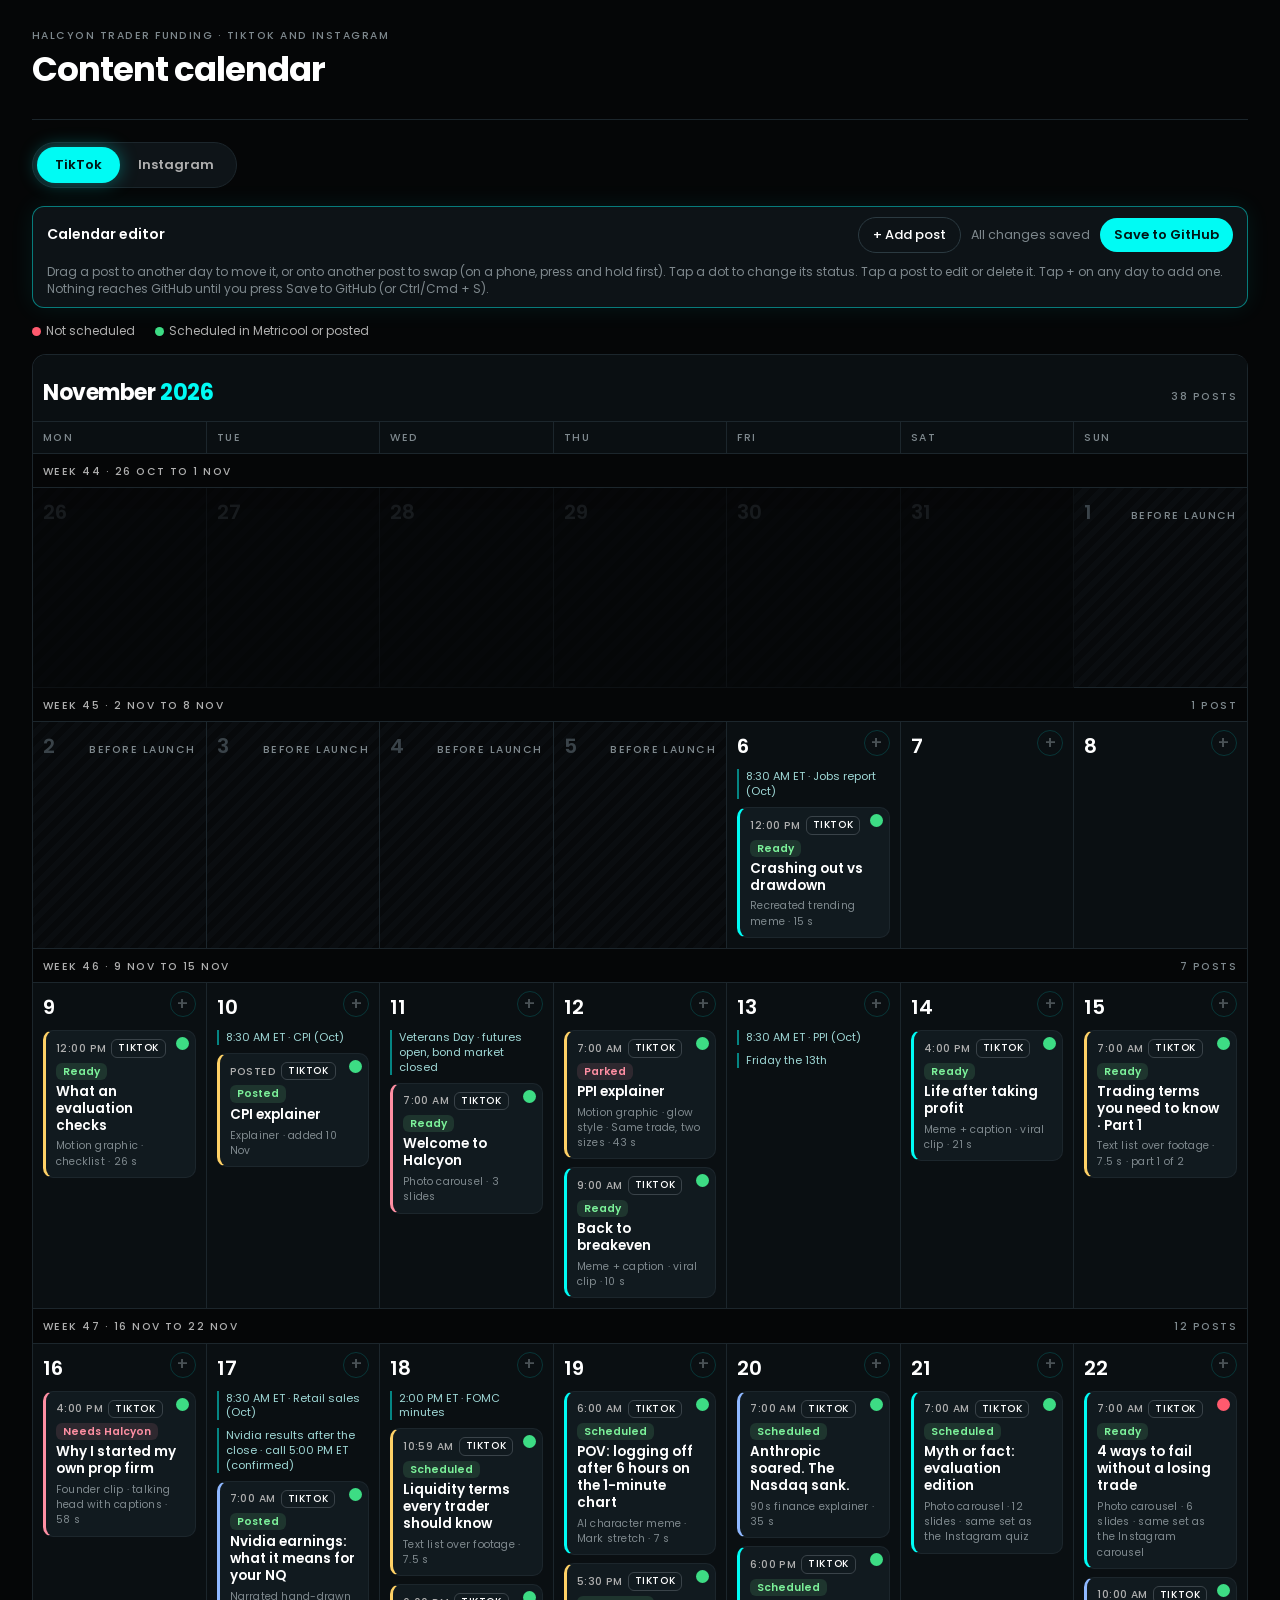
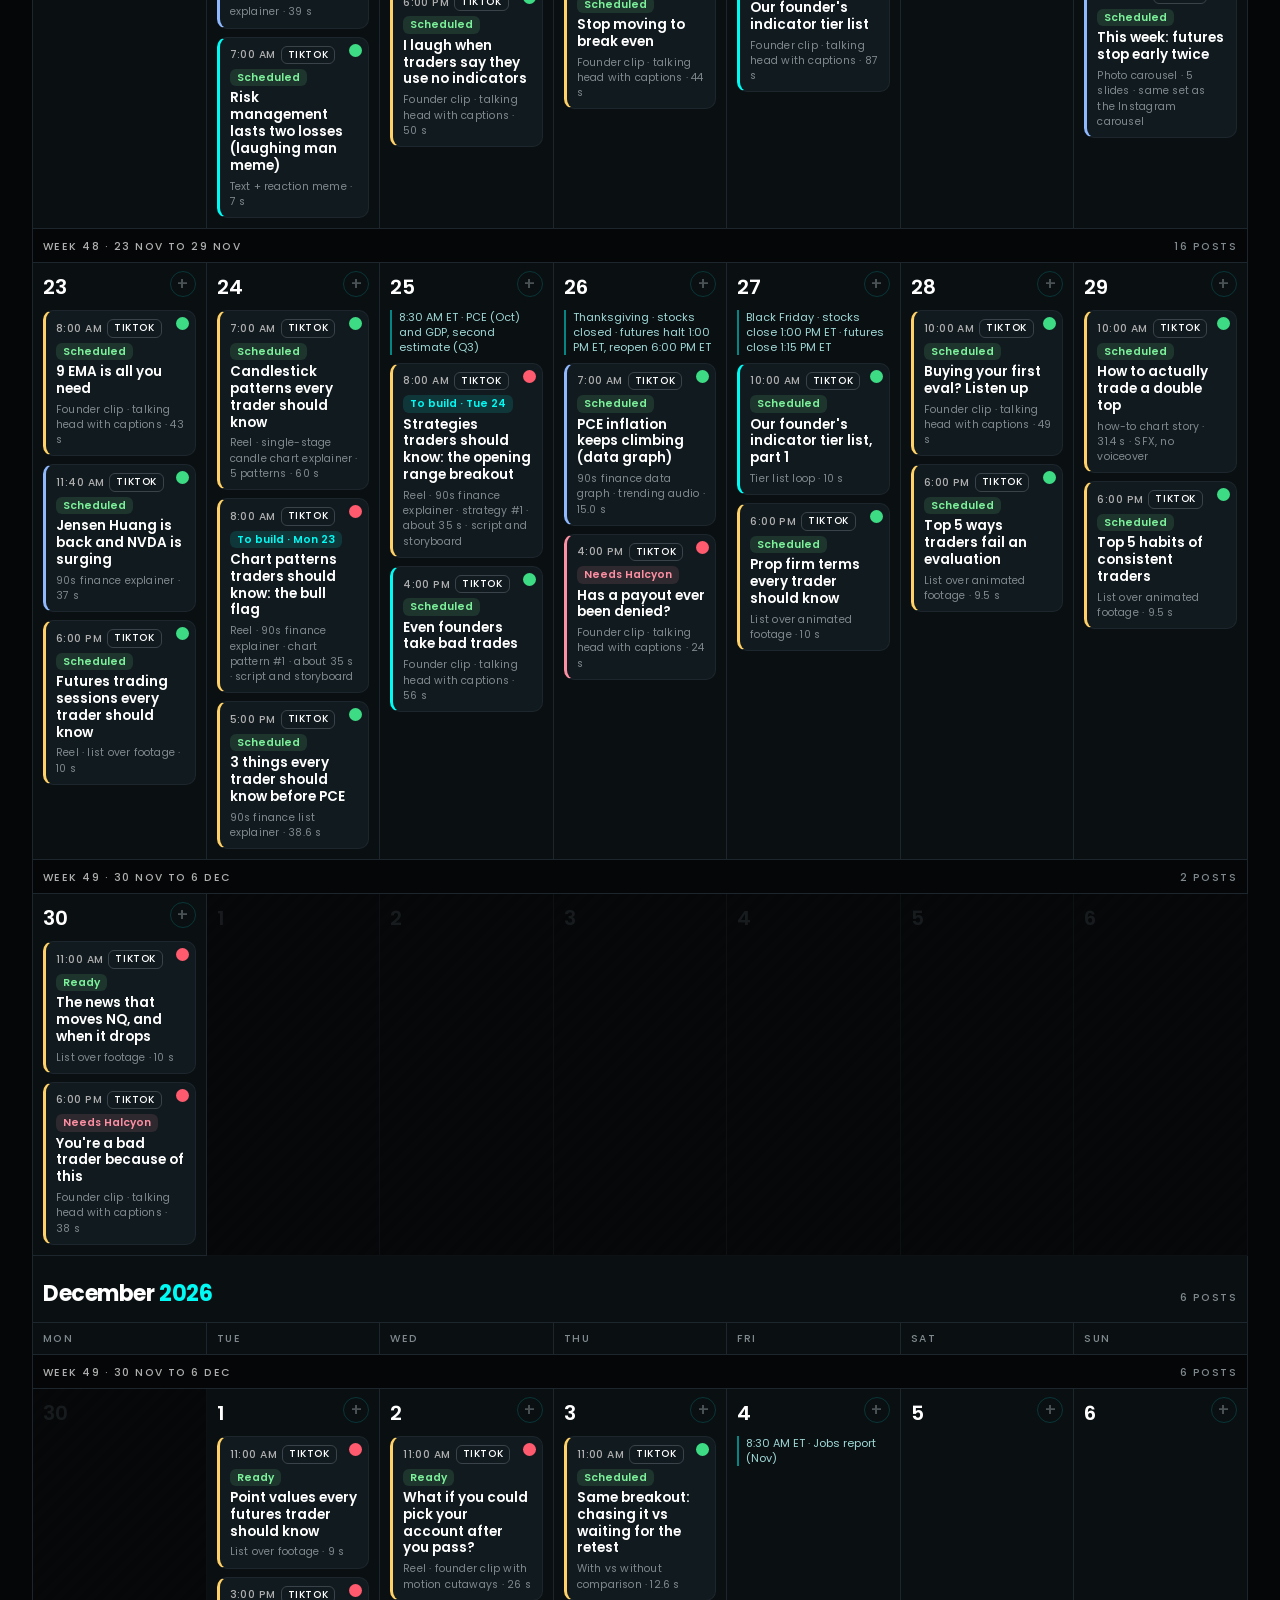
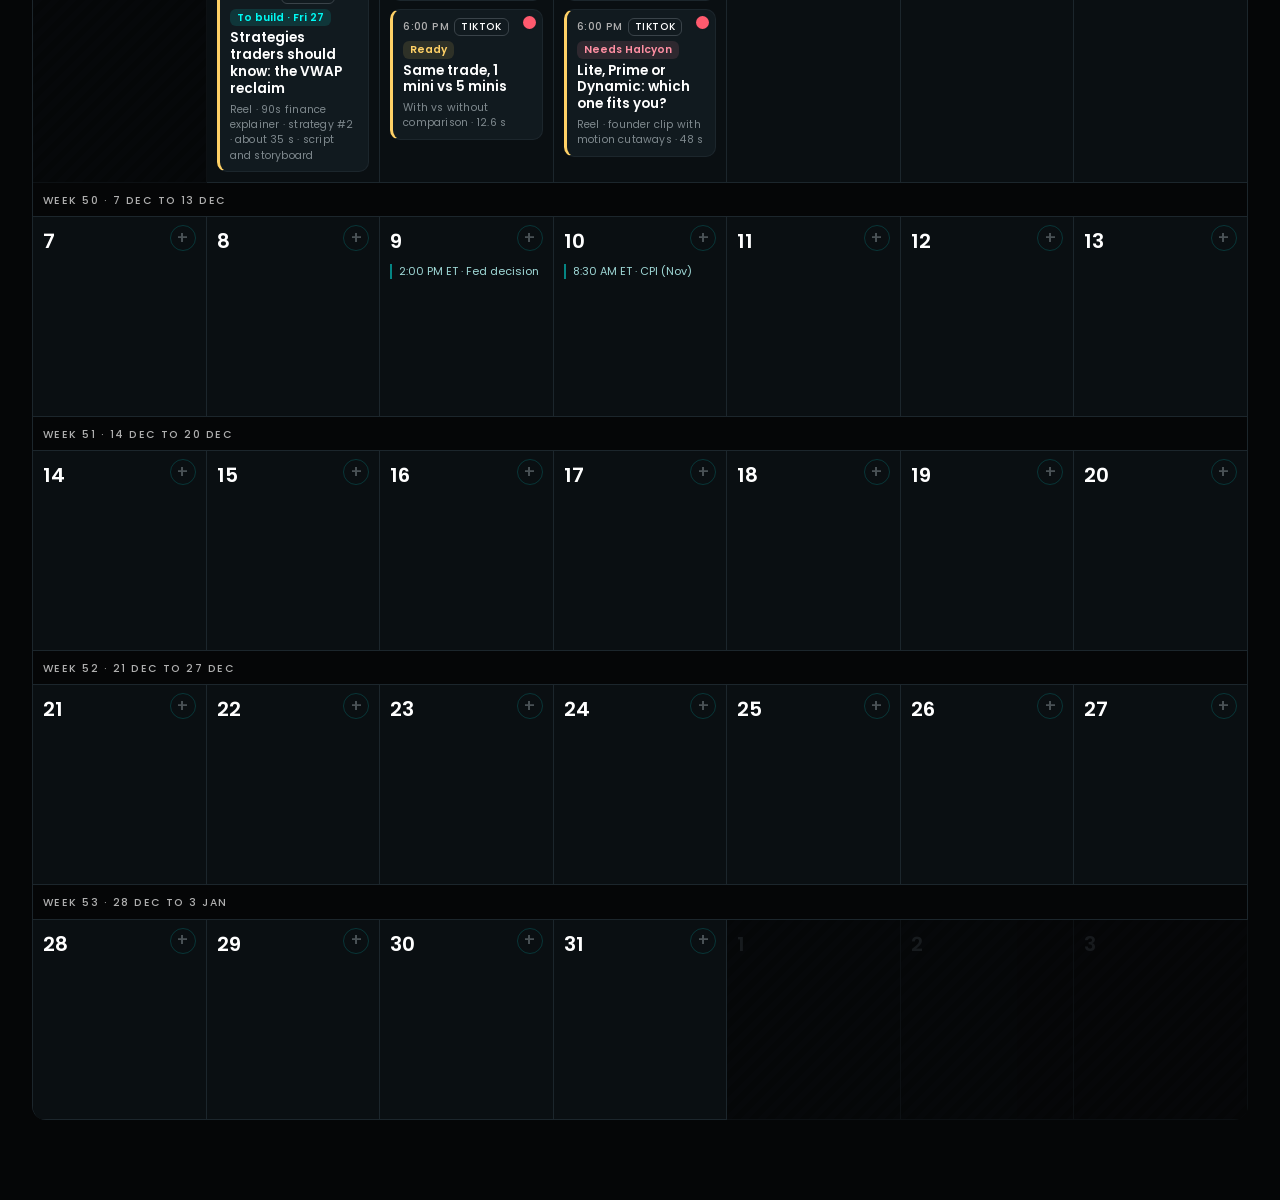
<file: index.html>
<!DOCTYPE html>
<html lang="en"><head><meta charset="utf-8"><meta name="viewport" content="width=device-width,initial-scale=1">
<title>Halcyon content calendar · TikTok and Instagram · Nov and Dec 2026</title>
<link rel="preconnect" href="https://fonts.googleapis.com"><link rel="preconnect" href="https://fonts.gstatic.com" crossorigin>
<link href="https://fonts.googleapis.com/css2?family=Poppins:wght@400;500;600;700&display=swap" rel="stylesheet">
<style>
:root{--bg:#050607;--base:#0A0F12;--s1:#0E1418;--s2:#111A1F;--s3:#162228;--line:#1C262C;--ink:#FFFFFF;--ink2:#AFAFAF;--ink3:#7E888D;--c:#00FBF4}
*{box-sizing:border-box}
html,body{margin:0;background:var(--bg);color:var(--ink);font-family:Poppins,system-ui,sans-serif;font-size:15px;line-height:1.45}
.lab{text-transform:uppercase;letter-spacing:.14em;font-size:10.5px;font-weight:500;color:var(--ink3)}
a{color:var(--c)}
.wrap{max-width:1440px;margin:0 auto;padding:28px 32px 80px}
header{display:grid;grid-template-columns:1fr auto;gap:24px;align-items:end;border-bottom:1px solid var(--line);padding-bottom:24px}
h1{font-size:34px;font-weight:700;letter-spacing:-.03em;margin:8px 0 6px;line-height:1.1}
h1 em{font-style:normal;color:var(--c);text-shadow:0 0 24px rgba(0,251,244,.35)}
.sub{color:var(--ink2);max-width:800px;margin:0}
.stats{display:flex;gap:28px}
.stat b{display:block;font-size:28px;font-weight:700;letter-spacing:-.02em}
.bar0{display:flex;justify-content:space-between;align-items:center;gap:16px;flex-wrap:wrap;margin:22px 0 18px}
nav{display:flex;gap:6px;flex-wrap:wrap}
nav button{background:transparent;border:1px solid var(--line);color:var(--ink2);font:inherit;font-size:13px;padding:8px 14px;cursor:pointer;border-radius:10px}
nav button.on{background:var(--s2);color:var(--ink);border-color:#2b3a41}
.seg{display:inline-flex;background:var(--s1);border:1px solid var(--line);border-radius:999px;padding:4px}
.seg button{border:0;background:transparent;color:var(--ink2);font:600 13px Poppins,sans-serif;padding:8px 18px;border-radius:999px;cursor:pointer}
.seg button.on{background:var(--c);color:#001514;box-shadow:0 0 18px rgba(0,251,244,.35)}
.view{display:none}.view.on{display:block}
.legend{display:flex;gap:10px;flex-wrap:wrap;margin:0 0 14px;align-items:center}
.lg{display:flex;align-items:center;gap:6px;font-size:13px;color:var(--ink2);cursor:pointer;user-select:none;border:1px solid var(--line);border-radius:999px;padding:4px 12px}
.lg.off{opacity:.35}
.dot{width:9px;height:9px;border-radius:50%;flex:none}
.grid{display:grid;grid-template-columns:repeat(7,minmax(0,1fr));border-left:1px solid var(--line);border-top:1px solid var(--line);border-radius:14px;overflow:hidden}
.dh{padding:8px 10px;border-right:1px solid var(--line);border-bottom:1px solid var(--line);background:var(--base)}
.wk{grid-column:1/-1;padding:10px 10px 8px;border-right:1px solid var(--line);border-bottom:1px solid var(--line);background:var(--bg);display:flex;justify-content:space-between}
.day{min-height:200px;padding:10px;border-right:1px solid var(--line);border-bottom:1px solid var(--line);background:var(--base);display:flex;flex-direction:column;gap:8px}
.mh{grid-column:1/-1;padding:22px 10px 12px;border-right:1px solid var(--line);border-bottom:1px solid var(--line);background:var(--base);display:flex;justify-content:space-between;align-items:baseline}.mh h3{margin:0;font-size:22px;font-weight:700;letter-spacing:-.02em}.mh h3 em{font-style:normal;color:var(--c)}.day.pad{background:var(--base);opacity:.35}.day.pad .dn b{color:var(--ink3,#555)}
.day.out{background:repeating-linear-gradient(135deg,#07090b 0 6px,#0a0d10 6px 12px)}
.day.out .dn b{color:#3a4349}
.dn{display:flex;justify-content:space-between;align-items:baseline}
.dn b{font-size:20px;font-weight:600}
.ev{font-size:11px;color:#9FD8D6;line-height:1.35;border-left:2px solid rgba(0,251,244,.5);padding-left:7px}
.pub{position:absolute;top:8px;right:8px;width:9px;height:9px;border-radius:50%;box-shadow:0 0 0 2px var(--s2)}.pub.r{background:#ff5a6e}.pub.y{background:#ffc94a}.pub.g{background:#3ddc84}.pubk{display:inline-flex;align-items:center;gap:5px;font-size:12px;color:var(--ink2);margin-right:10px}.pubk i{width:9px;height:9px;border-radius:50%;display:inline-block}
.card{position:relative;background:var(--s2);border:1px solid var(--line);border-left:3px solid var(--pc);border-radius:10px;padding:8px 10px;cursor:pointer;transition:background .12s,box-shadow .12s}
.card:hover{background:var(--s3);box-shadow:0 0 0 1px rgba(0,251,244,.15)}
.card .t{font-size:13.5px;font-weight:600;line-height:1.25;margin:4px 0}
.card .m{display:flex;gap:5px;flex-wrap:wrap;align-items:center}
.tag{font-size:10px;letter-spacing:.06em;text-transform:uppercase;color:var(--ink2);border:1px solid var(--line);border-radius:6px;padding:1px 6px;font-weight:500}
.tag.tt{color:#fff;border-color:#3a4349}.tag.ig{color:#F2A7D8;border-color:#5a3a50}
.st{font-size:10.5px;font-weight:600;border-radius:6px;padding:1px 7px}
.st.ok{background:rgba(124,242,154,.12);color:#7CF29A}.st.warn{background:rgba(255,209,102,.12);color:#FFD166}.st.dep{background:rgba(255,143,163,.12);color:#FF8FA3}.st.new{background:rgba(0,251,244,.12);color:var(--c)}
.sub2{font-size:10.5px;color:var(--ink3);letter-spacing:.02em}
.lane{font-size:11.5px;color:var(--ink3);line-height:1.35;padding-top:6px;border-top:1px dashed var(--line)}
.lane b{font-size:9.5px;letter-spacing:.12em;color:var(--ink2);font-weight:600}
.lane:first-of-type{margin-top:auto}
.mixwrap{display:grid;gap:14px;margin:26px 0 6px}
.mixh{font-size:13px;font-weight:600;margin:0 0 -4px}
.mix{display:grid;grid-template-columns:repeat(4,1fr);gap:14px}
.mx{background:var(--base);border:1px solid var(--line);border-radius:12px;padding:14px}
.mx .n{font-size:13px;color:var(--ink2);margin-bottom:6px;display:flex;gap:6px;align-items:center}
.br{height:6px;background:var(--s3);position:relative;margin:10px 0 6px;border-radius:3px}
.br i{position:absolute;left:0;top:0;bottom:0;background:var(--pc);border-radius:3px}
.br s{position:absolute;top:-4px;bottom:-4px;width:2px;background:#fff;opacity:.7}
.mx b{font-size:22px;font-weight:700}
table{width:100%;border-collapse:collapse;font-size:13.5px}
th,td{text-align:left;padding:10px;border-bottom:1px solid var(--line);vertical-align:top}
th{font-weight:500;font-size:10.5px;letter-spacing:.12em;text-transform:uppercase;color:var(--ink3);background:var(--base);position:sticky;top:0}
tr.r{cursor:pointer}tr.r:hover td{background:var(--s1)}
td:first-child{white-space:nowrap}
.sec{max-width:1040px}
.sec h2{font-size:22px;letter-spacing:-.02em;margin:28px 0 10px}
.sec p{color:var(--ink2)}
.gp{border-bottom:1px solid var(--line);padding:22px 0}.gp h3{margin:4px 0 10px;font-size:18px}
.thumbs{display:grid;grid-template-columns:repeat(4,1fr);gap:8px;margin:8px 0 14px}.thumbs img{width:100%;display:block;border:1px solid var(--line);border-radius:8px}
.gp .thumbs{grid-template-columns:repeat(7,1fr)}
.vids{display:flex;gap:12px;flex-wrap:wrap;margin:8px 0 14px}.vids figure{margin:0;width:230px}.vids video{width:100%;border:1px solid var(--line);border-radius:10px;display:block}.vids figcaption{font-size:12px;color:var(--ink3);margin-top:4px}
.ph{width:230px;aspect-ratio:9/16;border:1px dashed #2b3a41;border-radius:10px;display:flex;align-items:center;justify-content:center;text-align:center;padding:14px;color:var(--ink3);font-size:12.5px}
.ov{position:fixed;inset:0;background:rgba(3,5,6,.65);display:none;z-index:10}.ov.on{display:block}
.dr{position:fixed;top:0;right:0;bottom:0;width:min(680px,100%);background:var(--base);border-left:1px solid var(--line);overflow:auto;transform:translateX(100%);transition:transform .2s;z-index:11;padding:28px 30px 60px}
.dr.on{transform:none}
.dr h2{font-size:24px;letter-spacing:-.025em;margin:8px 0 4px;line-height:1.15}
.x{position:absolute;top:18px;right:18px;background:none;border:1px solid var(--line);border-radius:8px;color:var(--ink2);font:inherit;padding:4px 10px;cursor:pointer}
.f{display:grid;grid-template-columns:140px 1fr;gap:8px 16px;margin:18px 0}
.f>div:nth-child(odd){font-size:10.5px;letter-spacing:.12em;text-transform:uppercase;color:var(--ink3);padding-top:3px;font-weight:500}
.f>div:nth-child(even){color:var(--ink);font-size:14px}
.f ul{margin:0;padding-left:18px}
pre{white-space:pre-wrap;background:var(--bg);border:1px solid var(--line);border-radius:10px;padding:14px;font-family:Poppins,sans-serif;font-size:13px;line-height:1.55;color:var(--ink);margin:6px 0}
.dlr{display:flex;gap:6px;flex-wrap:wrap;margin:-4px 0 14px}.dlb{background:transparent;border:1px solid var(--line);color:var(--ink2);font:500 12px Poppins,sans-serif;padding:5px 11px;border-radius:999px;cursor:pointer}.dlb:hover{border-color:var(--c);color:var(--c)}.dlb.pri{border-color:var(--c);color:var(--c)}.dlb[disabled]{opacity:.55;cursor:wait}.f .dlr{margin:10px 0 0}
.btn{background:var(--c);border:0;color:#001514;font:600 13px Poppins,sans-serif;padding:7px 14px;cursor:pointer;border-radius:999px}
.box{border:1px solid #5a3a44;background:#1a1013;border-radius:10px;padding:12px 14px;margin:14px 0;color:#FFB3C0;font-size:14px}
.fbx{border:1px solid var(--line);border-radius:10px;padding:12px 14px;margin:14px 0}
.toast{position:fixed;bottom:22px;left:50%;transform:translateX(-50%);background:var(--s3);border:1px solid #2b3a41;border-radius:999px;padding:8px 16px;font-size:13px;opacity:0;transition:opacity .2s;z-index:20}
.toast.on{opacity:1}
.hidden{display:none!important}
@media (max-width:900px){.grid{grid-template-columns:1fr}.dh{display:none}.day.out{display:none}.mix{grid-template-columns:1fr 1fr}header{grid-template-columns:1fr}.wrap{padding:20px 16px 60px}.stats{flex-wrap:wrap}}
#dr img{cursor:zoom-in;transition:transform .15s,border-color .15s}#dr img:hover{transform:translateY(-2px);border-color:#00FBF4!important}
.lb{position:fixed;inset:0;z-index:50;background:rgba(0,0,0,.92);display:none;align-items:center;justify-content:center;backdrop-filter:blur(6px)}
.lb.on{display:flex}.lb img{max-width:min(92vw,1080px);max-height:88vh;border-radius:12px;box-shadow:0 30px 80px rgba(0,0,0,.7);display:block}
.lb button{position:absolute;background:rgba(255,255,255,.08);border:1px solid rgba(255,255,255,.18);color:#fff;border-radius:999px;font:600 15px Inter,sans-serif;cursor:pointer}
.lb .lbx{top:20px;right:20px;padding:10px 18px}.lb .lbp,.lb .lbn{top:50%;transform:translateY(-50%);width:52px;height:52px;font-size:22px}.lb .lbp{left:20px}.lb .lbn{right:20px}
.lb .lbc{position:absolute;bottom:18px;left:0;right:0;text-align:center;color:#B0B0B0;font:500 14px Inter,sans-serif}
.sb td{padding:8px;border-top:1px solid var(--line);vertical-align:top}.sb td:first-child{padding-left:0}.sb td:last-child{padding-right:0}
.drv{display:flex;flex-direction:column;align-items:flex-start;gap:8px;padding:18px;border:1px solid rgba(0,251,244,.25);border-radius:14px}.drv a{text-decoration:none}
</style></head><body><div class="lb" id="lb"><img id="lbi" alt=""><button class="lbx" id="lbx">Close</button><button class="lbp" id="lbp">&larr;</button><button class="lbn" id="lbn">&rarr;</button><div class="lbc" id="lbc"></div></div>
<div class="wrap">
<header>
  <div>
    <div class="lab">Halcyon Trader Funding · TikTok and Instagram</div>
    <h1>Content calendar</h1>
  </div>
</header>
<div class="bar0" style="justify-content:flex-start">
  <div class="seg" id="seg"><button data-p="TikTok">TikTok</button><button data-p="Instagram">Instagram</button></div>
</div>

<section class="view on" id="v-cal">
  <div class="legend" id="legend"></div>
  <div class="grid" id="grid"></div>
</section>
</div>
<div class="ov" id="ov"></div><aside class="dr" id="dr"></aside><div class="toast" id="toast"></div>
<script>
const D = {"posts": [{"id": "T1", "platform": "TikTok", "date": "2026-11-06", "time": "12:00", "timeLabel": "12:00 PM ET", "myt": "1:00 AM Sat 7 Nov MYT", "day": "Post 1", "title": "Crashing out vs drawdown", "pillar": "Entertainment", "format": "Recreated trending meme · 15 s", "src": "In brief", "status": "Ready", "scls": "ok", "ctx": "Jobs report day · 8:30 AM ET", "why": "The strongest piece we have and the most relatable jobs-report feeling, so it opens the account. It's already made, and midday ET lands after the 8:30 release, when people are laughing at the morning they just had.", "todo": ["Already made, copy on screen", "It's an AI character, so switch on TikTok's AI-generated label"], "dep": null, "fb": null, "fbcap": null, "caption": "When she's crashing out but you're deep in drawdown on jobs report morning 🫠 #NFP #tradinghumor", "videos": [{"src": "media/recreate-remake.mp4", "label": ""}], "slides": [], "reel": null, "story": null}, {"id": "T2", "platform": "TikTok", "date": "2026-11-09", "time": "12:00", "timeLabel": "12:00 PM ET", "myt": "1:00 AM Tue 10 Nov MYT", "day": "Post 2", "title": "What an evaluation checks", "pillar": "Education", "format": "Motion graphic · checklist · 26 s", "src": "In brief", "status": "Ready", "scls": "ok", "ctx": "Start of the trading week", "why": "Already made and the most saveable piece we have. Monday morning is when traders set up their week, so a clear walk through the four rules lands when people are planning. It also breaks up the memes either side of it.", "todo": ["Already made, latest cut (26 s) with music", "Rules checked against Halcyon's published terms: $3,000 target, $2,000 drawdown, 5 minis or 25 micros, flat by 4:45 PM ET"], "dep": null, "fb": null, "fbcap": null, "caption": "What the $50K Halcyon Dynamic evaluation checks: $3,000 target, $2,000 drawdown, 5 minis or 25 micros, flat by 4:45 PM ET 📌 #propfirm #futurestrading", "videos": [{"src": "media/edu1-checklist.mp4", "label": ""}], "slides": [], "reel": null, "story": null}, {"id": "T2b", "platform": "TikTok", "date": "2026-11-12", "time": "09:00", "timeLabel": "9:00 AM ET", "myt": "10:00 PM Thu 12 Nov MYT", "day": "Post 6", "title": "Back to breakeven", "pillar": "Entertainment", "format": "Meme + caption · viral clip · 10 s", "src": "Added 9 Nov", "status": "Ready", "scls": "ok", "ctx": "Thursday · two days after CPI", "why": "A quick laugh for the end of a heavy inflation stretch. Two days after CPI, anyone still stuck on the wrong side of that move knows exactly how this cat feels. Moved to 9:00 AM ET so the PPI explainer can take the 8:00 PM MYT slot.", "todo": ["Already made", "Upload the original file"], "dep": null, "fb": null, "fbcap": null, "caption": "I don't even want profit anymore 🥲 #tradinghumor #daytrading #futurestrading", "videos": [{"src": "media/halcyon-back-to-breakeven-cat.mp4", "label": ""}], "slides": [], "reel": null, "story": null}, {"id": "T1b", "platform": "TikTok", "date": "2026-11-10", "time": "06:30", "timeLabel": "Posted", "myt": "Evening Tue 10 Nov MYT", "day": "Post 3", "title": "CPI explainer", "pillar": "Education", "format": "Explainer · added 10 Nov", "src": "Added 10 Nov", "status": "Posted", "scls": "ok", "ctx": "CPI day · ahead of the 8:30 AM ET release", "why": "Posted on CPI day ahead of the release, so followers know what the number is and why it moves futures before it lands.", "todo": ["Posted", "Check views and watch time in TikTok analytics tomorrow"], "dep": null, "fb": null, "fbcap": null, "fbimg": null, "caption": "Caption as posted on TikTok", "videos": [], "slides": [], "reel": null, "story": null, "extra": null, "pub": "posted"}, {"id": "T2c", "platform": "TikTok", "date": "2026-11-11", "time": "07:00", "timeLabel": "7:00 AM ET", "myt": "8:00 PM Wed 11 Nov MYT", "day": "Post 4", "title": "Welcome to Halcyon", "pillar": "Promo", "format": "Photo carousel · 3 slides", "src": "Redone 11 Nov", "status": "Ready", "scls": "ok", "ctx": "Introduces the account on TikTok", "why": "TikTok never had an intro post, so this photo carousel tells new viewers what Halcyon offers before the memes keep coming. It goes out in the morning, three hours before Life after taking profit.", "todo": ["Post in TikTok photo mode, slides in order", "Disclaimer is on slides 2 and 3", "Pin it to the top of the profile"], "dep": null, "fb": null, "fbcap": null, "caption": "Three simulated futures evaluations, Dynamic and Lite pass in 1 day and Prime in 3, which one fits you? 🎯 #propfirm #futurestrading", "videos": [], "slides": ["wc4_1", "wc4_2", "wc4_3"], "reel": null, "story": null}, {"id": "T3", "platform": "TikTok", "date": "2026-11-14", "time": "16:00", "timeLabel": "4:00 PM ET", "myt": "5:00 AM Sun 15 Nov MYT", "day": "Post 7", "title": "Life after taking profit", "pillar": "Entertainment", "format": "Meme + caption · viral clip · 21 s", "src": "In brief", "status": "Ready", "scls": "ok", "ctx": "Veterans Day · the day after CPI", "why": "Already made. Its calm log-off energy is a nice reset the day after CPI.", "todo": ["Already made", "Check the logo and caption box sit inside TikTok's safe zones"], "dep": null, "fb": null, "fbcap": null, "caption": "Life after taking profit on plan and logging off before the close 😌 #tradingpsychology #daytrading", "videos": [{"src": "media/meme3-life-after-profit.mp4", "label": ""}], "slides": [], "reel": null, "story": null}, {"date": "2026-11-12", "time": "07:00", "timeLabel": "7:00 AM ET", "myt": "8:00 PM Thu 12 Nov MYT", "title": "PPI explainer", "pillar": "Education", "format": "Motion graphic · glow style · Same trade, two sizes · 43 s", "src": "v2 built 12 Nov", "status": "Parked", "scls": "dep", "dep": "Halcyon OKs the example losses ($5,000 and $1,000) and the \"evaluation over\" wording before 7:00 AM ET Thu 12 (8:00 PM MYT)", "fb": ["PPI explainer v1 · trader and coach Q and A", "Already made and QC'd (47 s). Post it in this slot if Halcyon hasn't signed off by 7:00 AM ET (8:00 PM MYT); v2 then runs with the next 8:30 release."], "fbcap": "Why your chart jumps at 8:30 AM ET: October PPI lands Friday 13 Nov 📌 #futurestrading #PPI", "slides": [], "videos": [{"src": "media/halcyon-ppi-v2.mp4", "label": "v2 · Same trade, two sizes"}], "reel": null, "story": null, "ctx": "The day before October PPI (Fri 13 Nov, 8:30 AM ET) · posts alongside 18th Street's v24", "id": "T4b", "platform": "TikTok", "why": "Two traders take the same ES trade before PPI, 5 minis against 1. An example 20-point drop takes Trader A to -$5,000, past the $2,000 limit, while Trader B is down $1,000 with half the buffer left. It closes on \"The only difference was size.\" and posts the day before the release. First TikTok on Thursday at 8:00 PM MYT, the evening before the release; Back to breakeven follows two hours later.", "todo": ["Parked 14 Nov: never signed off and the slot has passed. Rebuild in points before it runs with the next PPI: hero \"-20 pts\", \"5 minis: 2.5x the drawdown\" vs \"1 mini: half the drawdown\", EXAMPLE tag at 28 px, new Alexey voiceover without dollar amounts. Same for the covers (ppiCover A, the question-only one, stays)", "Already made: final 43 s render, one AI voice (Alexey) narrates throughout, passed the full QA pass", "AI voiceover, so switch on TikTok's AI-generated content label", "Re-check the $50K evaluation and $2,000 max drawdown on the live site before posting", "Set cover A before posting", "Pin a comment: \"Why 5 minis? It's the most the $50K Dynamic evaluation allows at once, and 25 micros are only 2.5 minis in size.\""], "caption": "PPI lands tomorrow at 8:30 AM ET, and in this example the same ES trade ends a $50K evaluation at 5 minis while 1 mini keeps half the $2,000 drawdown ⏰ #PPI #propfirm #futurestrading", "day": "Post 5", "extra": [["Cover A (chosen 12 Nov)", "ppiCoverV2a"]]}, {"platform": "TikTok", "time": "07:00", "timeLabel": "7:00 AM ET", "pillar": "Education", "src": "Added 11 Nov", "status": "Ready", "scls": "ok", "dep": null, "fb": null, "fbcap": null, "slides": [], "reel": null, "story": null, "id": "T8", "date": "2026-11-15", "myt": "8:00 PM Sun 15 Nov MYT", "title": "Trading terms you need to know · Part 1", "format": "Text list over footage · 7.5 s · part 1 of 2", "ctx": "Saturday · weekend save slot", "why": "Glossary lists like this are among the most saved trading posts on TikTok, and Saturday is when people save things to learn before the week opens. Part 1 covers SL to IFVG, and the Halcyon logo sits on the monitor behind the list.", "todo": ["Silent file: add a trending sound in-app before posting", "Already made", "Add it to a TikTok playlist called Trading Terms so Part 2 links straight from it", "Pin a comment asking which term should get its own explainer"], "caption": "Part 1 of the trading terms that confuse every new trader, SL to IFVG, save it and send it to the friend still asking what a killzone is 📌 #tradingterms #futurestrading #daytrading", "videos": [{"src": "media/trading-terms-part-1.mp4", "label": "Part 1 · SL to IFVG"}], "day": "Post 8"}, {"id": "T31", "platform": "TikTok", "date": "2026-11-19", "time": "06:00", "timeLabel": "6:00 AM ET", "myt": "7:00 PM Thu 19 Nov MYT", "title": "POV: logging off after 6 hours on the 1-minute chart", "pillar": "Entertainment", "format": "AI character meme · Mark stretch · 7 s", "src": "Added 16 Nov", "status": "Scheduled", "scls": "ok", "ctx": "Thursday · moved by Gabriel", "why": "Mark gets up from the desk and does the huge stretch from the viral car-ride meme (2.9M likes). Gabriel moved it to Thu 19 at 7:00 PM MYT (18 Nov). Part of the no-logo test: no Halcyon branding on screen or in the caption.", "todo": ["Rescheduled in Metricool by Gabriel (18 Nov) for 7:00 PM Thu 19 MYT, still a notification post with TikTok's AI-generated label on. Metricool's app pings you then to add a trending sound and post", "Made 16 Nov: Genjutsu on a reshoot of the stretch, Mark with the hoodie logo removed, new lived-in bedroom trading room", "Mark's sleeves came out short and the hoodie rides up during the stretch. A long-sleeve fix may replace this file before it posts", "Silent file: add a trending sound in-app before posting (the original uses Better in Stereo)", "AI character, so switch on TikTok's AI-generated label", "No-logo test: keep Halcyon out of the caption and the pinned comment, and compare views with similar posts that show the logo"], "dep": null, "fb": null, "fbcap": null, "caption": "Six hours on the 1-minute chart and my back filed a complaint 😮‍💨 #tradinghumor #futurestrading #daytrader", "videos": [{"src": "media/mark-logging-off-stretch.mp4", "label": ""}], "slides": [], "reel": null, "story": null, "day": "Post 14", "pub": "posted"}, {"platform": "TikTok", "time": "10:59", "timeLabel": "10:59 AM ET", "pillar": "Education", "src": "Added 11 Nov", "status": "Scheduled", "scls": "ok", "dep": null, "fb": null, "fbcap": null, "slides": [], "reel": null, "story": null, "id": "T9", "date": "2026-11-18", "myt": "11:59 PM Wed 18 Nov MYT", "title": "Liquidity terms every trader should know", "format": "Text list over footage · 7.5 s", "ctx": "Wednesday · pushed live on Gabriel's call", "why": "A standalone save post. It lists the ICT liquidity terms, VI to PDL, which traders mix up most and search for by name, so the caption leads with those keywords. Gabriel pushed it live on Wed 18, alongside the trading terms Reel on Instagram.", "todo": ["Gabriel is posting it from the TikTok app on Wed 18 (11:59 PM MYT auto-publish post moved back to a Metricool draft). File: liquidity-terms-sound.mp4 with Gabriel's audio from 3 s in, -14 LUFS", "No hashtags: the caption carries the search keywords (trading terms, ICT, liquidity sweep, buyside and sellside liquidity, futures trading)", "No-logo week: the Halcyon logo sits on the monitor behind the list. Fine to post, but it isn't a clean test of the no-logo experiment"], "caption": "Liquidity trading terms you need to know: ICT terms from volume imbalance and liquidity sweep to buyside and sellside liquidity, equal highs and previous day low. Save it for your next futures trading session 📌", "videos": [{"src": "media/liquidity-terms-sound.mp4", "label": "Liquidity terms · VI to PDL · with Gabriel's sound from 3 s"}], "day": "Post 12", "pub": "posted"}, {"id": "I1", "platform": "Instagram", "date": "2026-11-06", "time": "08:00", "timeLabel": "8:00 AM ET", "myt": "9:00 PM Fri 6 Nov MYT", "day": "Launch", "title": "Welcome to Halcyon (old version)", "pillar": "Launch", "format": "Welcome · carousel · 5 slides", "src": "IG drafts", "status": "Ready", "scls": "ok", "ctx": "First post on the new account", "why": "A new account's first post should tell people who it is before the jokes start. It goes up first and stays pinned, so anyone landing on the profile later still sees it at the top.", "todo": ["Replaced by the new 3-slide Welcome post on Wed 11 Nov", "Archive this post and unpin it once the new one is live"], "dep": null, "fb": null, "fbcap": null, "fbimg": null, "caption": "Welcome to Halcyon 👋\n\nThree simulated evaluations for futures traders, so you can pick the one that fits how you trade.\n\nDynamic lets you choose a 50K to 150K reward account after you pass. Lite is the fastest path, in 25K, 50K or 150K. Prime is our most popular, with an end of day drawdown.\n\n👉 Not sure which one fits? Ask us in Discord: link in bio\n\nHalcyon offers simulated educational accounts. Results not guaranteed. T&C apply.\n\n#futurestrading #propfirm #daytrading", "videos": [], "slides": [], "reel": null, "story": null, "extra": [["Highlight covers for the profile", "hlSheet"]]}, {"id": "I2", "platform": "Instagram", "date": "2026-11-07", "time": "10:00", "timeLabel": "10:00 AM ET", "myt": "11:00 PM Sat 7 Nov MYT", "day": "Post 1", "title": "How many points is your drawdown?", "pillar": "Education", "format": "Explainer · carousel · 6 slides", "src": "IG drafts", "status": "Ready", "scls": "ok", "ctx": "Weekend · people plan their week", "why": "The most saveable slot of the week. It turns the $2,000 drawdown into 40 ES points or 400 MES points, and it's the second pinned post.", "todo": ["Already made", "Story goes up an hour after the post, with the link sticker on the post card"], "dep": null, "fb": null, "fbcap": null, "fbimg": null, "caption": "How many points is your drawdown? 📏\nOn one ES, $2,000 is 40 points. On one MES it's 400.\nWednesday the S&P moved 119.7 points, so the contract you pick decides whether that's a normal day or the end of the account.\nSave this before you size your next trade.\n\n👉 Questions on sizing? Ask in our Discord: link in bio\n\nHalcyon offers simulated educational accounts. Results not guaranteed. T&C apply.\n#futurestrading #ES #riskmanagement #propfirm", "videos": [], "slides": ["etA_1", "etA_2", "etA_3", "etA_4", "etA_5", "etA_6"], "reel": null, "story": ["40 pts big number", "bnC", "11:00 AM ET, an hour after the post. Link sticker on the post card."], "extra": []}, {"id": "I3", "platform": "Instagram", "date": "2026-11-08", "time": "10:00", "timeLabel": "10:00 AM ET", "myt": "11:00 PM Sun 8 Nov MYT", "day": "Post 2", "title": "This week: inflation week", "pillar": "News", "format": "This week · carousel · 5 slides", "src": "IG drafts", "status": "Ready", "scls": "ok", "ctx": "Sunday · week ahead", "why": "Sunday is when traders map out the week, and this one has CPI on Tuesday and PPI on Friday with a bond holiday between. It starts the weekly Sunday habit that the news pillar is built on.", "todo": ["Saturday: re-check release times and the Monday earnings"], "dep": null, "fb": null, "fbcap": null, "fbimg": null, "caption": "Inflation week is here 🗓️\nCPI lands Tuesday at 8:30 AM ET and PPI follows on Friday, with a bond holiday in between.\nPlan your trade before 8:30, or give yourself permission to sit it out.\nSave this so Tuesday doesn't sneak up on you.\n\n👉 Plan the week with us in our Discord: link in bio\n\nHalcyon offers simulated educational accounts. Results not guaranteed. T&C apply.\n#futurestrading #CPI #economiccalendar #daytrading", "videos": [], "slides": ["wkA_1", "wkA_2", "wkA_3", "wkA_4", "wkA_5"], "reel": null, "story": ["CPI countdown", "stBp", "11:00 AM ET. Countdown sticker to CPI, Tue 8:30 AM ET, plus a link sticker to the post."], "extra": []}, {"id": "I4b", "platform": "Instagram", "date": "2026-11-10", "time": "06:30", "timeLabel": "Posted", "myt": "Evening Tue 10 Nov MYT", "day": "Feed", "title": "CPI explainer", "pillar": "Education", "format": "Explainer · added 10 Nov", "src": "Added 10 Nov", "status": "Posted", "scls": "ok", "ctx": "CPI day · ahead of the 8:30 AM ET release", "why": "Posted on CPI day ahead of the release, so followers know what the number is and why it moves futures before it lands.", "todo": ["Posted", "Check reach and saves in Insights tomorrow"], "dep": null, "fb": null, "fbcap": null, "fbimg": null, "caption": "Caption as posted on Instagram", "videos": [], "slides": [], "reel": null, "story": null, "extra": null, "pub": "posted"}, {"id": "I4", "platform": "Instagram", "date": "2026-11-10", "time": "12:00", "timeLabel": "12:00 PM ET", "myt": "1:00 AM Wed 11 Nov MYT", "day": "Post 3", "title": "CPI day: every market's mood", "pillar": "News", "format": "Market mood · single", "src": "IG template", "status": "Ready", "scls": "ok", "ctx": "CPI day · 8:30 AM ET", "why": "Same-day news told the playful way: each market gets a mood for CPI morning, with its real move. It's the first time the account reports news live, so people learn to check it on release days.", "todo": ["Built on the day from the Market mood template with moves near the 9:30 AM ET open", "Moves in points or percent only", "Scheduled for 12:00 PM ET"], "dep": null, "fb": null, "fbcap": null, "fbimg": null, "caption": "CPI day, every market's mood 🫠\nCPI came in hot at 8:30 AM ET, up 0.4% on the month against 0.3% expected.\nThe Dow held up best, and the Nasdaq had the roughest morning, down about 1%.\nWhich one matched yours?\n\n👉 Share your CPI day in our Discord: link in bio\n\n#CPI #futurestrading #tradinghumor #daytrading", "videos": [], "slides": ["mdCPI"], "reel": null, "story": ["CPI hot or cool poll", "stCp", "8:00 AM ET, before the release. Poll sticker: Hot / Cool."], "extra": []}, {"id": "I5a", "platform": "Instagram", "date": "2026-11-11", "time": "08:00", "timeLabel": "8:00 AM ET", "myt": "9:00 PM Wed 11 Nov MYT", "day": "Launch", "title": "Welcome to Halcyon (pinned)", "pillar": "Launch", "format": "Welcome · carousel · 3 slides", "src": "Redone 11 Nov", "status": "Ready", "scls": "ok", "ctx": "Replaces the original welcome post", "why": "The new 3-slide welcome introduces all three evaluations, Dynamic, Lite and Prime, so anyone landing on the profile sees what Halcyon offers first. It goes up early, ahead of the first accounts clip that evening, and gets pinned to the top.", "todo": ["Post, then pin it to the top of the grid", "Archive the old 6 Nov welcome post and unpin it", "Re-pin the drawdown explainer next to it"], "dep": null, "fb": null, "fbcap": null, "fbimg": null, "caption": "Welcome to Halcyon 👋\n\nThree simulated evaluations for futures traders, so you can pick the one that fits how you trade.\n\nDynamic lets you choose a 50K to 150K reward account after you pass. Lite is the fastest path, in 25K, 50K or 150K. Prime is our most popular, with an end of day drawdown.\n\n👉 Not sure which one fits? Ask us in Discord: link in bio\n\nHalcyon offers simulated educational accounts. Results not guaranteed. T&C apply.\n\n#futurestrading #propfirm #daytrading", "videos": [], "slides": ["wc4_1", "wc4_2", "wc4_3"], "reel": null, "story": null, "extra": [["Highlight covers for the profile", "hlSheet"]]}, {"id": "I6", "platform": "Instagram", "date": "2026-11-21", "time": "07:00", "timeLabel": "7:00 AM ET", "myt": "8:00 PM Sat 21 Nov MYT", "day": "Post 4", "title": "Myth or fact: evaluation edition", "pillar": "Entertainment", "format": "Play-along quiz · carousel · 12 slides · kit v2", "src": "IG drafts", "status": "Scheduled", "scls": "ok", "ctx": "Saturday", "why": "A play-along quiz that asks for scores in the comments, the easiest way to get a new account talking. Rebuilt 20 Nov in kit v2: each claim gets a question slide, then the answer and the rule on the next, so people can actually play along and keep score.", "todo": ["Moved 20 Nov to 8:00 PM Sat 21 MYT (7:00 AM ET) in Metricool to free Friday 8 PM for the Anthropic IPO reel, auto-publish"], "dep": null, "fb": null, "fbcap": null, "fbimg": null, "caption": "Myth or fact: the $50K evaluation edition 🤔\n\n- Five claims about the evaluation, from the 1 trading day minimum to micros vs minis\n- Each claim gets its own slide, and the answer with the rule comes on the next swipe\n- The answer key is on the last slide\n\nMake your call before you swipe, and be honest with yourself.\n\nWhat did you score out of 5?\n\n👉 Check every rule with us in our Discord: link in bio\n\nHalcyon offers simulated educational accounts. Results not guaranteed. T&C apply.", "videos": [], "slides": ["mfA_1", "mfA_2", "mfA_3", "mfA_4", "mfA_5", "mfA_6", "mfA_7", "mfA_8", "mfA_9", "mfA_10", "mfA_11", "mfA_12"], "reel": null, "story": ["Ask us anything + 4:45 PM big number", "stEp", "12:00 PM ET: question sticker about the evaluation. Then the 4:45 PM big number card, linked to the post. Answer the best questions in Friday's Stories, checked against the rules."], "extra": [["Second Story frame", "bnB"]], "pub": "scheduled"}, {"date": "2026-11-12", "time": "07:00", "timeLabel": "7:00 AM ET", "myt": "8:00 PM Thu 12 Nov MYT", "title": "PPI explainer", "pillar": "Education", "format": "Motion graphic · glow style · Same trade, two sizes · 43 s", "src": "v2 built 12 Nov", "status": "Parked", "scls": "dep", "dep": "Halcyon OKs the example losses ($5,000 and $1,000) and the \"evaluation over\" wording before 7:00 AM ET Thu 12 (8:00 PM MYT)", "fb": ["PPI explainer v1 · trader and coach Q and A", "Already made and QC'd (47 s). Post it with its own caption if Halcyon hasn't signed off by 7:00 AM ET (8:00 PM MYT)."], "fbcap": "⏰ Why your chart goes wild at 8:30 AM ET\n\n- October PPI lands Friday 13 Nov at 8:30 AM ET\n- PPI tracks what businesses get paid before goods reach the shelves\n- Price tends to react to the gap between the forecast and the actual number, in either direction\n\nBig news, small size.\n\nEver been stopped out right at 8:30?\n\n👉 Ask in our Discord: link in bio\n\nVoiceover generated with AI. Halcyon offers simulated educational accounts. Results not guaranteed. T&C apply.", "slides": [], "videos": [{"src": "media/halcyon-ppi-v2.mp4", "label": "v2 · Same trade, two sizes"}], "reel": null, "story": null, "ctx": "The day before October PPI (Fri 13 Nov, 8:30 AM ET) · posts alongside 18th Street's v24", "id": "I7a", "platform": "Instagram", "why": "Cross-posted as a Reel at the same time as the TikTok, the day before the release. Friday's group chat recap then fills in the actual PPI numbers.", "todo": ["Parked 14 Nov: never signed off and the slot has passed. Rebuild in points before it runs with the next PPI: hero \"-20 pts\", \"5 minis: 2.5x the drawdown\" vs \"1 mini: half the drawdown\", EXAMPLE tag at 28 px, new Alexey voiceover without dollar amounts. Same for the covers (ppiCover A, the question-only one, stays)", "Scheduled in Metricool for 8:00 PM MYT (7:00 AM ET) as a Reel with cover A and the AI label on. If Halcyon hasn't signed off by then, delete it in Metricool and post v1 instead", "Same video as the TikTok, upload the original file so there is no TikTok watermark", "Re-check the $50K evaluation and $2,000 max drawdown on the live site before posting", "Pin a comment: \"Why 5 minis? It's the most the $50K Dynamic evaluation allows at once, and 25 micros are only 2.5 minis in size.\""], "caption": "⏱️ Would your $50K evaluation survive 8:30 AM ET tomorrow?\n\n- Two traders take the same long ES trade right before PPI\n- Trader A goes in with 5 minis, Trader B with 1\n- In this example ES drops 20 points, and Trader A is down $5,000, past the $2,000 max drawdown\n- Trader B is down $1,000 with half the buffer left\n\nThe only difference was size.\n\nOctober PPI lands tomorrow, Friday 13 Nov, at 8:30 AM ET.\n\nOn news mornings, are you Trader A or Trader B?\n\n👉 Talk sizing with us in our Discord: link in bio\n\nExample only, not a prediction. Voiceover generated with AI. Halcyon offers simulated educational accounts. Results not guaranteed. T&C apply.", "day": "Reel", "extra": [["Cover A (chosen 12 Nov)", "ppiCoverV2a"]], "pub": "scheduled"}, {"id": "I9n", "platform": "Instagram", "date": "2026-11-13", "time": "06:00", "timeLabel": "6:00 AM", "myt": "7:00 PM Fri 13 Nov MYT", "day": "Feed", "title": "The open gapped 4x your drawdown (Nvidia CEO exit)", "pillar": "News", "format": "News explainer · carousel · 7 slides · AI images on 1, 2, 6 · rebuilt 13 Nov", "src": "Added 13 Nov", "status": "Scheduled", "scls": "ok", "ctx": "The day after Nvidia announced Jensen Huang's resignation · PPI day", "why": "Rebuilt on 13 Nov with every number re-sourced. Nvidia announced Huang's resignation on Thu 12 Nov; NVDA fell 8.6% after hours on Wed as exit reports broke and closed down 4.34% on Thu. The Nasdaq 100 opened 420 points below Wednesday's close, about 4 drawdowns on 1 NQ mini in a $50K evaluation, then took back 335 points by the close. Replaces the 5:00 PM MYT version (deleted), whose NQ figure (246 points) couldn't be re-sourced.", "todo": ["Scheduled in Metricool for 7:00 PM MYT (6:00 AM ET) as a 7-slide carousel, AI label on", "Spot-check the Nasdaq 100 open (27,953.91) on Yahoo Finance's ^NDX history", "Reply to comments answering the single-stock news question", "Check reach, saves and shares in Insights tomorrow"], "dep": null, "fb": null, "fbcap": null, "fbimg": null, "caption": "📉 The Nasdaq 100 opened 420 points lower after Nvidia's CEO resigned\n\n- Nvidia announced on Thursday 12 Nov that Jensen Huang stepped down as CEO, effective immediately, with CFO Colette Kress as interim CEO\n- NVDA fell 8.6% after hours on Wednesday as reports of his exit broke, then closed down 4.34% on Thursday\n- The Nasdaq 100 opened 420 points below Wednesday's close and took back 335 of them by the close\n- On a $50K evaluation, the $2,000 drawdown is 100 NQ points on 1 mini, so that gap was about 4 drawdowns\n\nHalcyon accounts must be flat by 4:45 PM ET, with no overnight holds.\n\nDo you check single-stock news before trading NQ?\n\n👉 Tell us in our Discord: link in bio\n\nHalcyon offers simulated educational accounts. Results not guaranteed. T&C apply.", "videos": [], "slides": ["nvC_1", "nvC_2", "nvC_3", "nvC_4", "nvC_5", "nvC_6", "nvC_7"], "reel": null, "story": null, "extra": null, "pub": null}, {"id": "I8", "platform": "Instagram", "date": "2026-11-14", "time": "10:00", "timeLabel": "10:00 AM ET", "myt": "11:00 PM Sat 14 Nov MYT", "day": "Post 5", "title": "The Halcyon trading week", "pillar": "Education", "format": "Explainer · single · polished 13 Nov", "src": "IG drafts", "status": "Ready", "scls": "ok", "ctx": "Weekend · save-for-later slot", "why": "A weekend save: when the futures week opens and closes, the daily break, and the 4:45 PM ET flat rule as the one loud number. Redesigned 13 Nov in Poppins after a design review, and scheduled for 10:00 AM ET, Metricool's best Saturday slot for the account.", "todo": ["14 Nov: the pink rule row is now cyan (one accent). Metricool updated with this file on 14 Nov", "Scheduled in Metricool for Sat 14 at 10:00 AM ET (11:00 PM MYT)"], "dep": null, "fb": null, "fbcap": null, "fbimg": null, "caption": "A Halcyon trading week, start to finish ⏰\n\n- The futures week opens Sunday at 6:00 PM ET\n- There's a daily break from 5:00 to 6:00 PM ET\n- The week closes Friday at 5:00 PM ET\n\nHalcyon accounts need to be flat by 4:45 PM ET, 15 minutes before the daily break.\n\nWhich time catches you out the most?\n\n👉 More rules, explained simply, in our Discord: link in bio\n\nHalcyon offers simulated educational accounts. Results not guaranteed. T&C apply.", "videos": [], "slides": ["khA2"], "reel": null, "story": null, "extra": [], "pub": "scheduled"}, {"id": "I9", "platform": "Instagram", "date": "2026-11-15", "time": "10:00", "timeLabel": "10:00 AM ET", "myt": "11:00 PM Sun 15 Nov MYT", "day": "Post 7", "title": "This week: Nvidia reports Tuesday night", "pillar": "News", "format": "This week · carousel · 5 slides", "src": "IG drafts", "status": "Ready", "scls": "ok", "ctx": "Sunday · week ahead", "why": "The weekly Sunday habit, week two. Tuesday has retail sales at 8:30 AM ET and Nvidia's results after the close (confirmed by Nvidia), then the Fed minutes on Wednesday at 2:00 PM ET.", "todo": ["14 Nov: pink rule cards on slides 3 and 5 are now cyan. Metricool updated with this file on 14 Nov", "Scheduled in Metricool for Sun 15 at 10:00 AM ET (11:00 PM MYT)", "Built and design-reviewed 13 Nov; dates checked against Nvidia IR, the Census retail sales schedule and the Fed's minutes date"], "dep": null, "fb": null, "fbcap": null, "fbimg": null, "caption": "Nvidia reports Tuesday night 📅\n\n- Retail sales land Tuesday at 8:30 AM ET\n- Nvidia's results come after Tuesday's 4:00 PM ET close\n- The Fed minutes follow on Wednesday at 2:00 PM ET\n\nHalcyon accounts must be flat by 4:45 PM ET, so nobody holds through Nvidia's report.\n\nWhich one are you watching this week?\n\n👉 Plan the week with us in our Discord: link in bio\n\nHalcyon offers simulated educational accounts. Results not guaranteed. T&C apply.", "videos": [], "slides": ["wkC_1", "wkC_2", "wkC_3", "wkC_4", "wkC_5"], "reel": null, "story": null, "extra": [], "pub": "scheduled"}, {"id": "R1", "platform": "Instagram", "date": "2026-11-06", "time": "18:00", "timeLabel": "6:00 PM ET", "myt": "7:00 AM Sat 7 Nov MYT", "day": "Reel", "title": "Crashing out vs drawdown", "pillar": "Entertainment", "format": "Reel · recreated trending meme · 15 s", "src": "TikTok drafts", "status": "Ready", "scls": "ok", "ctx": "Jobs report day · evening scroll", "why": "Already made and the strongest relatable piece, posted as a Reel the same day as the TikTok. One feed post and one Reel keeps launch day at two posts.", "todo": ["Already made, upload the original file so there is no TikTok watermark", "It's an AI character, so keep the AI label on"], "dep": null, "fb": null, "fbcap": null, "fbimg": null, "caption": "When she's crashing out but you're deep in drawdown 🫠\nThe jobs report hit at 8:30 AM ET and your account has been red ever since.\nYou're nodding along, but your mind is still on that drawdown floor.\nThe character is AI. The drawdown is painfully real.\n\n👉 Share your jobs day in our Discord: link in bio\n\n#NFP #tradinghumor #daytrading", "videos": [{"src": "media/recreate-remake.mp4", "label": ""}], "slides": [], "reel": null, "story": null, "extra": []}, {"id": "R2", "platform": "Instagram", "date": "2026-11-07", "time": "18:00", "timeLabel": "6:00 PM ET", "myt": "7:00 AM Sun 8 Nov MYT", "day": "Reel", "title": "Life after taking profit", "pillar": "Entertainment", "format": "Reel · viral clip + caption · 21 s", "src": "TikTok drafts", "status": "Ready", "scls": "ok", "ctx": "Saturday evening", "why": "Already made, so it goes out early. After a morning explainer, a calm log-off meme keeps the day light.", "todo": ["Already made, upload the original file so there is no TikTok watermark"], "dep": null, "fb": null, "fbcap": null, "fbimg": null, "caption": "Life after taking profit on plan 😌\nYou hit your target, closed the trade and logged off before the close.\nNo revenge trade, no one more look at the chart, just a quiet evening.\nWhen did you last walk away on a green day?\n\n👉 Share your best log-off moment in our Discord: link in bio\n\n#tradingpsychology #daytrading #futurestrading", "videos": [{"src": "media/meme3-life-after-profit.mp4", "label": ""}], "slides": [], "reel": null, "story": null, "extra": []}, {"id": "R3", "platform": "Instagram", "date": "2026-11-09", "time": "18:00", "timeLabel": "6:00 PM ET", "myt": "7:00 AM Tue 10 Nov MYT", "day": "Reel", "title": "What an evaluation checks", "pillar": "Education", "format": "Reel · motion graphic · checklist · 26 s", "src": "TikTok drafts", "status": "Ready", "scls": "ok", "ctx": "Start of the trading week", "why": "Already made. It goes out the same day as the TikTok, with a meme the evening before and the CPI news after, so no two rules posts sit side by side.", "todo": ["Already made, latest 26 s cut, upload the original file so there is no TikTok watermark", "Rules checked against Halcyon's published terms"], "dep": null, "fb": null, "fbcap": null, "fbimg": null, "caption": "What the $50K Halcyon Dynamic evaluation checks 📌\nProfit target: $3,000.\nMax drawdown: $2,000, trailing or end of day.\nContract limit: 5 minis or 25 micros at any one time.\nSession close: flat by 4:45 PM ET, no overnight holds.\nSave this so day one feels calm.\n\n👉 Questions about the rules? Ask in our Discord: link in bio\n\nHalcyon offers simulated educational accounts. Results not guaranteed. T&C apply.\n#propfirm #futurestrading #daytrading", "videos": [{"src": "media/edu1-checklist.mp4", "label": ""}], "slides": [], "reel": null, "story": null, "extra": []}, {"id": "R1b", "platform": "Instagram", "date": "2026-11-10", "time": "03:00", "timeLabel": "Posted", "myt": "Afternoon Tue 10 Nov MYT", "day": "Trial Reel", "title": "Crashing out vs drawdown · Trial Reel", "pillar": "Entertainment", "format": "Trial Reel · recreated trending meme · 15 s", "src": "Posted 10 Nov", "status": "Posted", "scls": "ok", "ctx": "Trial Reels test · shown to non-followers first", "why": "Posted as a Trial Reel so the clip reaches people who don't follow the account yet. The text was removed from the original so new hooks could be tested in the edit app.", "todo": ["Posted with the hook \"When she's crashing out but you're at your stop loss\"", "Check reach to non-followers in Insights after 24 hours", "AI character, so keep the AI label on"], "dep": null, "fb": null, "fbcap": null, "fbimg": null, "caption": "When she asks if you're listening but you still have a trade open", "videos": [{"src": "media/crashing-out-no-captions.mp4", "label": ""}], "slides": [], "reel": null, "story": null, "extra": [], "pub": "posted"}, {"id": "R2b", "platform": "Instagram", "date": "2026-11-14", "time": "18:00", "timeLabel": "6:00 PM ET", "myt": "7:00 AM Sun 15 Nov MYT", "day": "Reel", "title": "Back to breakeven", "pillar": "Entertainment", "format": "Reel · viral clip + caption · 10 s", "src": "Added 9 Nov", "status": "Ready", "scls": "ok", "ctx": "Sunday · evening scroll", "why": "The same meme as Thursday's TikTok, posted as the Sunday evening Reel. It moved off Thursday to make room for the PPI explainer, and sits two days after the Friday the 13th cat Reel so the two cat jokes don't run back to back.", "todo": ["Scheduled in Metricool for Sun 15 at 6:00 PM ET (7:00 AM Mon MYT) as a Reel"], "dep": null, "fb": null, "fbcap": null, "fbimg": null, "caption": "I don't even want profit anymore, just get me back to breakeven 🥲", "videos": [{"src": "media/halcyon-back-to-breakeven-cat.mp4", "label": ""}], "slides": [], "reel": null, "story": null, "extra": [], "pub": "scheduled"}, {"id": "R4", "platform": "Instagram", "date": "2026-11-22", "time": "18:00", "timeLabel": "6:00 PM ET", "myt": "7:00 AM Mon 23 Nov MYT", "day": "Reel", "title": "Friday the 13th chart meme", "pillar": "Entertainment", "format": "Trial Reel · faceless chart meme · 7 s", "src": "TikTok drafts", "status": "Posted", "scls": "ok", "ctx": "Friday the 13th", "why": "A free, timely Reel that only works today. Two Nvidia carousels already went out on Friday, so this goes as a Trial Reel to keep the feed at two posts.", "todo": ["Posted 13 Nov. The file here was updated 14 Nov (hook readable at frame 0) for any repost", "Built 13 Nov in the glow style, scheduled in Metricool", "Posted as a Trial Reel because two feed posts already went out today"], "dep": null, "fb": null, "fbcap": null, "fbimg": null, "caption": "Friday the 13th and a black cat just walked across the candles 🍀\n\nWhat's your trading superstition?", "videos": [{"src": "media/friday13-chart-meme.mp4", "label": ""}], "slides": [], "reel": null, "story": null, "extra": [], "pub": "scheduled"}, {"id": "R5", "platform": "Instagram", "date": "2026-11-19", "time": "18:00", "timeLabel": "6:00 PM ET", "myt": "7:00 AM Fri 20 Nov MYT", "day": "Reel", "title": "Halcyon Dynamic · Option D", "pillar": "Promo", "format": "Reel · motion promo · 25 s", "src": "TikTok drafts", "status": "Needs Halcyon", "scls": "dep", "ctx": "Promo day · same day as the TikTok", "why": "Moved from Mon 16 with the TikTok, so the offer reads the same on both apps on the same day. It's the week's only promo; the four cards carousel waits until Tue 24 so promos stay apart.", "todo": ["14 Nov: \"Passed your eval? Cool, my guy.\" now readable from frame 0", "Already made, latest 25 s cut with music"], "dep": "Halcyon confirms \"no daily loss limit\" and the rest of the wording, plus compliance review, by Tue 17", "fb": ["What an evaluation checks · Four numbers", "The faster cut of the evaluation explainer. Already made, nothing to approve. Friday's points carousel also covers the feed if this slips."], "fbcap": null, "fbimg": null, "caption": "Halcyon Dynamic $50K in 25 seconds 🎯\n$3,000 profit target.\n$2,000 max drawdown.\n1 trading day minimum.\nNo daily loss limit.\nPass first, then pick the reward account that fits how you trade.\n\n👉 Questions first? Our Discord is open: link in bio\n\nHalcyon offers simulated educational accounts. Results not guaranteed. T&C apply.", "videos": [{"src": "media/promo-dynamic-v2D_voice.mp4", "label": ""}], "slides": [], "reel": null, "story": null, "extra": []}, {"id": "R8", "platform": "Instagram", "date": "2026-11-11", "time": "18:00", "timeLabel": "6:00 PM ET", "myt": "7:00 AM Thu 12 Nov MYT", "day": "Reel", "title": "Worried about payouts before you pass?", "pillar": "Education", "format": "Reel · founder clip with motion cutaways · 54 s", "src": "Founder clip · cut from Steve's \"How Halcyon accounts work\" video", "status": "Ready", "scls": "ok", "ctx": "The evening of the pinned Welcome post", "why": "Accounts clip 1 of 3 and the broadest hook of the set. It is the second post today and follows the Welcome carousel that introduces the three evaluations by going deeper on Lite.", "todo": ["Already made, final v3 render", "No prices on screen or in the speech", "Confirm with Halcyon that Lite is still sold (our site notes only found it in the help centre)"], "dep": null, "fb": null, "fbcap": null, "fbimg": null, "caption": "Worried about payouts before you've passed? 👀\n\n- Steve breaks down why passing the evaluation comes first\n- Halcyon Lite comes in two models: with an activation fee and without one\n- With the activation fee there's no daily loss limit, no consistency rule and no minimum hold time\n- You only pay the activation fee once you pass\n\nPass first, and the payout conversation gets a lot more fun.\n\nWhich part of the evaluation trips you up the most?\n\n👉 Ask us about Lite in our Discord: link in bio\n\nHalcyon offers simulated educational accounts. Results not guaranteed. T&C apply.", "videos": [{"src": "media/accounts-1-passing-first.mp4", "label": ""}], "slides": [], "reel": null, "story": null, "extra": []}, {"id": "R9", "platform": "Instagram", "date": "2026-12-03", "time": "18:00", "timeLabel": "6:00 PM ET", "myt": "7:00 AM Fri 4 Dec MYT", "day": "Reel", "title": "Lite, Prime or Dynamic: which one fits you?", "pillar": "Education", "format": "Reel · founder clip with motion cutaways · 48 s", "src": "Founder clip · cut from Steve's \"How Halcyon accounts work\" video", "status": "Needs Halcyon", "scls": "dep", "ctx": "Parked until Halcyon signs off (moved off Fri 27 Nov)", "why": "Founder clips were our strongest format last week: the tier list did 2,011 Instagram views and 319 on TikTok, and the no-indicators clip 1,125 and 194. Opinions and rankings beat soft stories. Black Friday is when people compare offers, and this one walks through Lite, Prime and Dynamic with no discount or countdown.", "todo": ["Already made, final v3 render", "Steve says prices out loud ($46, about $45 plus about $90, $130 all in) and they are in the captions", "Founder clip 1 lost 82% of viewers in 3 seconds: check that this cut opens on Steve's strongest line with the question card at frame 0"], "dep": "Halcyon confirms the spoken prices and that Lite and Prime are still sold, by Tue 24", "fb": ["Pick after you pass (founder clip, ready), then the prop firm terms list", "Use Pick after you pass for the first founder clip Halcyon hasn't cleared, so the slot stays a founder clip. After that, the spare prop firm terms list (built Wed 25) covers it. Move the uncleared clip to next week."], "fbcap": null, "fbimg": null, "caption": "Lite, Prime or Dynamic: which one fits you?\n\n- Prime has an end of day drawdown, no daily loss limit and no minimum hold time, and you pay after you pass\n- Dynamic suits more seasoned traders who want to choose their reward account\n- Lite and Prime are the ones Steve points newer traders to\n- He walks through what you pay up front and what you pay once you pass\n\nThe right account is the one that matches how you trade today.\n\nWhich one sounds most like you?\n\nAsk us which account fits you in our Discord: link in bio\n\nHalcyon offers simulated educational accounts. Results not guaranteed. T&C apply.", "videos": [{"src": "media/accounts-3-which-account-fits.mp4", "label": ""}], "slides": [], "reel": null, "story": null, "extra": []}, {"id": "R10", "platform": "Instagram", "date": "2026-12-02", "time": "11:00", "timeLabel": "11:00 AM ET", "myt": "12:00 AM Thu 3 Dec MYT", "day": "Reel", "title": "What if you could pick your account after you pass?", "pillar": "Education", "format": "Reel · founder clip with motion cutaways · 26 s", "src": "Founder clip · cut from Steve's \"How Halcyon accounts work\" video", "status": "Ready", "scls": "ok", "ctx": "Moved off Fri 27 to make room for the prop firm terms list", "why": "Moved off Mon 23 (23 Nov) so no day runs two of the same format. It's ready, so it's also the first backup for any founder clip Halcyon doesn't clear this week. If it's used as a backup, take this slot off.", "todo": ["Moved to Mon 30 at 4:00 PM ET (23 Nov). Pair it with a non-founder reel at 8:00 AM ET that day", "Same file on TikTok (T36)", "14 Nov: audio normalised to -14 LUFS", "\"No daily loss limit\" stays out of the caption until Halcyon signs off (Steve still says it in the clip)"], "dep": null, "fb": null, "fbcap": null, "fbimg": null, "caption": "What if you could pick your account after you pass?\n\n- Pass one 50K Dynamic evaluation\n- Then choose a 50K, 75K, 100K or 150K reward account\n- Consistency rule on or off\n- Trailing or end of day drawdown, your call\n\nOne evaluation, and the account that comes after it is yours to shape.\n\nWhich size would you go for first?\n\nAsk us about Dynamic in our Discord: link in bio\n\nHalcyon offers simulated educational accounts. Results not guaranteed. T&C apply.", "videos": [{"src": "media/accounts-2-pick-after-you-pass-recut.mp4", "label": ""}], "slides": [], "reel": null, "story": null, "extra": [], "pub": "none"}, {"dep": null, "fb": null, "fbcap": null, "fbimg": null, "videos": [{"src": "media/drawdown-2000-90s.mp4", "label": ""}], "slides": [], "reel": null, "story": null, "extra": null, "src": "Rebuilt 21 Nov", "scls": "ok", "id": "R11", "platform": "Instagram", "title": "Your $50K evaluation is really a $2,000 account", "pillar": "Education", "format": "Reel · 90s finance explainer · 32 s", "status": "Scheduled", "ctx": "Sunday · top slot on the Instagram heat map", "why": "Rebuilt 21 Nov in the 90s finance look that beat the glow panel videos: pinned headline bar, LED board, Windows 95 error box, teletext points ruler, drawdown battery, SIZING.TXT, ticker, Mark voice on Eleven v4 and Starlight Trail. Moved to 8 AM ET Sunday, the highest Sunday hour on the Metricool heat map.", "todo": ["Scheduled in Metricool 21 Nov for 9:00 PM Sun 22 MYT as a Reel with the cover and AI label (AI voice)", "QA 21 Nov: frame sheet, transcript matches the script, -13.9 LUFS, peak -1.6 dB, hook readable at frame 0", "Background is a dim LED wall in place of footage. New Higgsfield clips are planned (about 65 credits) if we want them for the next 90s piece"], "caption": "Your $50K evaluation is really a $2,000 account 📏\n\n- The $3,000 profit target gets all the attention\n- The $2,000 max drawdown is the number that ends evaluations\n- On one ES, $2,000 is 40 points. On one micro (MES), it's 400\n\nSize every trade from the drawdown first, then plan the target.\n\nHow many losing trades could your drawdown take?\n\n👉 Talk sizing with us in our Discord: link in bio\n\nExample only, using the $50K Dynamic evaluation's figures. Halcyon offers simulated educational accounts. Results not guaranteed. T&C apply.", "day": "Reel", "date": "2026-11-22", "time": "08:00", "timeLabel": "8:00 AM ET", "myt": "9:00 PM Sun 22 Nov MYT", "pub": "scheduled", "cover": "media/ig/ddCover.jpg"}, {"dep": null, "fb": null, "fbcap": null, "fbimg": null, "videos": [{"src": "media/nvidia-earnings-preview.mp4", "label": ""}], "slides": [], "reel": null, "story": null, "extra": null, "src": "Planned 13 Nov", "scls": "ok", "id": "T12", "platform": "TikTok", "title": "Nvidia earnings: what it means for your NQ", "pillar": "News", "format": "Narrated hand-drawn explainer · 39 s", "status": "Posted", "ctx": "Retail sales 8:30 AM ET · Nvidia results about 4:20 PM ET", "why": "Rebuilt 16 Nov (v5): hand-drawn one-chart explainer, Eleven v4 Mark voice, Starlight Trail music, 39 s. Nvidia is about 7% of the Nasdaq 100 and options price a big swing either way. Results land around 4:20 PM ET and Halcyon accounts must be flat by 4:45 PM ET, so most of the reaction plays out while traders are flat and the question is Wednesday morning's open. No $2,000 drawdown or 9% figure, so nothing needs Halcyon sign-off. Sources: Nvidia IR 28 Oct (results ~1:20 PM PT, call 5 PM ET), 24/7 Wall St. 10 Nov and iShares IQQ 9 Nov (7% weight), CME (NQ trades until the 5 PM ET break), Halcyon help centre (all positions closed by 4:45 PM ET). Reviewed by a second agent before recording.", "todo": ["Posted 17 Nov 10:52 AM MYT (TikTok and Instagram) to free the 8 PM slot"], "caption": "Nvidia reports Tuesday around 4:20 PM ET and Halcyon accounts must be flat by 4:45, so how are you planning for Wednesday's open? 📌 #nvidia #futurestrading #propfirm", "day": "Post 10", "date": "2026-11-17", "time": "07:00", "timeLabel": "7:00 AM ET", "myt": "8:00 PM Tue 17 Nov MYT", "pub": "posted"}, {"dep": null, "fb": null, "fbcap": null, "fbimg": null, "videos": [{"src": "media/nvidia-earnings-preview.mp4", "label": ""}], "slides": [], "reel": null, "story": null, "extra": null, "src": "Planned 13 Nov", "scls": "ok", "id": "R12", "platform": "Instagram", "title": "Nvidia earnings: what it means for your NQ", "pillar": "News", "format": "Reel · narrated hand-drawn explainer · 39 s", "status": "Scheduled", "ctx": "Retail sales 8:30 AM ET · Nvidia results about 4:20 PM ET", "why": "Rebuilt 16 Nov (v5): hand-drawn one-chart explainer, Eleven v4 Mark voice, Starlight Trail music, 39 s. Nvidia is about 7% of the Nasdaq 100 and options price a big swing either way. Results land around 4:20 PM ET and Halcyon accounts must be flat by 4:45 PM ET, so most of the reaction plays out while traders are flat and the question is Wednesday morning's open. No $2,000 drawdown or 9% figure, so nothing needs Halcyon sign-off. Sources: Nvidia IR 28 Oct (results ~1:20 PM PT, call 5 PM ET), 24/7 Wall St. 10 Nov and iShares IQQ 9 Nov (7% weight), CME (NQ trades until the 5 PM ET break), Halcyon help centre (all positions closed by 4:45 PM ET). Reviewed by a second agent before recording.", "todo": ["Scheduled in Metricool (Santi's brand) for 8:00 AM ET (9:00 PM MYT) as a Reel with this file, cover and caption, AI label on"], "caption": "📊 Nvidia reports Tuesday: what it means for your NQ\n\n- Nvidia is about 7% of the Nasdaq 100, so when it moves, NQ feels it\n- Options traders are pricing in a big swing, either way\n- Results land around 4:20 PM ET, and NQ reacts right away\n- Halcyon accounts have to be flat by 4:45 PM ET, so a lot of the move plays out after you're out\n\nAre you trading Wednesday morning's open smaller, or letting it settle first?\n\n👉 Tell us in our Discord: link in bio\n\nVoiceover generated with AI. Halcyon offers simulated educational accounts. Results not guaranteed. T&C apply.", "day": "Reel", "date": "2026-11-17", "time": "08:00", "timeLabel": "8:00 AM ET", "myt": "9:00 PM Tue 17 Nov MYT", "pub": "none", "cover": "media/ig/nvEarnCover.jpg"}, {"dep": null, "fb": null, "fbcap": null, "fbimg": null, "videos": [], "slides": ["tgB_1", "tgB_2", "tgB_3", "tgB_4", "tgB_5"], "reel": null, "story": null, "extra": null, "src": "Rebuilt 21 Nov", "scls": "ok", "id": "I13", "platform": "Instagram", "title": "This week: futures stop early twice", "pillar": "News", "format": "This week · carousel · 5 slides · kit v2", "status": "Scheduled", "ctx": "Sunday · week ahead · Thanksgiving week", "why": "The weekly Sunday habit, week three. Thanksgiving week changes the trading hours, which matters for the flat by 4:45 PM ET rule, and GDP and PCE land the day before the holiday.", "todo": ["Scheduled in Metricool 21 Nov for 11:00 PM Sun 22 MYT as a 5-slide carousel with alt text, auto-publish", "Rebuilt 21 Nov in kit v2 (tgB): a Mon to Fri session grid drawn to scale on the cover, one day per slide, the comment question on the end slide", "Checked 21 Nov: GDP and PCE Wed 25 at 8:30 AM ET (BEA schedule), ES and NQ halt Thu 26 at 1:00 PM ET and reopen 6:00 PM ET, early close Fri 27 at 1:15 PM ET (CME)", "Halcyon's holiday close is still unconfirmed, so the copy says to check it"], "caption": "Thanksgiving week: futures stop early twice 🗓️\n\n- Wed 25 Nov: GDP and PCE at 8:30 AM ET\n- Thu 26 Nov: stocks are closed, and ES and NQ halt at 1:00 PM ET, then reopen at 6:00 PM ET\n- Fri 27 Nov: ES and NQ close early at 1:15 PM ET and reopen Sunday at 6:00 PM ET\n\nEvery account is flat by 4:45 PM ET on a normal day, so check Halcyon's holiday close before Thursday.\n\nTrading the holiday week or taking it off?\n\n👉 Plan the week with us in our Discord: link in bio\n\nHalcyon offers simulated educational accounts. Results not guaranteed. T&C apply.", "day": "Post 10", "date": "2026-11-22", "time": "10:00", "timeLabel": "10:00 AM ET", "myt": "11:00 PM Sun 22 Nov MYT", "pub": "scheduled"}, {"dep": null, "fb": null, "fbcap": null, "fbimg": null, "videos": [], "slides": ["tgB_1", "tgB_2", "tgB_3", "tgB_4", "tgB_5"], "reel": null, "story": null, "extra": null, "src": "Rebuilt 21 Nov", "scls": "ok", "id": "T35", "platform": "TikTok", "title": "This week: futures stop early twice", "pillar": "News", "format": "Photo carousel · 5 slides · same set as the Instagram carousel", "status": "Scheduled", "ctx": "Sunday · week ahead · Thanksgiving week", "why": "The same week preview as the Instagram carousel, at the same time, so both apps get the holiday hours before Monday.", "todo": ["Scheduled in Metricool 21 Nov for 11:00 PM Sun 22 MYT as a photo carousel, title \"Futures stop early twice this week\", auto-added music, auto-publish"], "caption": "Thanksgiving week futures trading hours: GDP and PCE Wed 8:30 AM ET, ES and NQ halt Thu at 1:00 PM ET, and futures close early Fri at 1:15 PM ET", "day": "Photo carousel", "date": "2026-11-22", "time": "10:00", "timeLabel": "10:00 AM ET", "myt": "11:00 PM Sun 22 Nov MYT", "pub": "scheduled"}, {"id": "I14", "platform": "Instagram", "date": "2026-11-19", "time": "11:00", "timeLabel": "11:00 AM ET", "myt": "12:00 AM Fri 20 Nov MYT", "day": "Post", "title": "Your $2,000 drawdown in points", "pillar": "Education", "format": "Explainer · carousel · 5 slides · kit v2", "src": "Planned 15 Nov", "status": "Ready", "scls": "ok", "ctx": "Thursday · promo day", "why": "The drawdown reframe is the strongest prop firm topic in our research. This is the version people save: every contract's points on one card, with bars drawn to scale. It sits on Thursday so it isn't the day before Saturday's drawdown Reel, it keeps the day covered if the promo isn't signed off, and it's the file we DM when someone comments SIZE on Sat 28.", "todo": ["Moved from Fri 20 to Thu 19 (15 Nov) so two drawdown posts don't run on consecutive days", "Built 15 Nov on kit v2. Contract values: ES $50, NQ $20, MES $5, MNQ $2 a point (CME)", "Search words in the caption: drawdown, ES points, NQ points, micros", "Alt text: Points in a $2,000 max drawdown: 40 on 1 ES, 100 on 1 NQ, 400 on 1 MES, 1,000 on 1 MNQ"], "dep": null, "fb": null, "fbcap": null, "fbimg": null, "caption": "Your $2,000 drawdown is only 40 ES points 📏\n\n- 1 ES is $50 a point, so $2,000 is 40 points\n- 1 NQ is $20 a point, so it's 100 points\n- On micros it's 400 MES points or 1,000 MNQ points\n- At the 5-mini limit it shrinks to 8 ES points or 20 NQ points\n\nKnow the number for your size before the open.\n\nHow many points is your usual stop?\n\n👉 Save this, and ask us about sizing in our Discord: link in bio\n\nBased on the $50K Halcyon Dynamic evaluation. Halcyon offers simulated educational accounts. Results not guaranteed. T&C apply.", "videos": [], "slides": ["ptA_1", "ptA_2", "ptA_3", "ptA_4", "ptA_5"], "reel": null, "story": null, "extra": [], "pub": "none"}, {"id": "T19", "platform": "TikTok", "date": "2026-11-22", "time": "07:00", "timeLabel": "7:00 AM ET", "myt": "8:00 PM Sun 22 Nov MYT", "day": "Post 17", "title": "4 ways to fail without a losing trade", "pillar": "Entertainment", "format": "Photo carousel · 6 slides · same set as the Instagram carousel", "src": "Added 15 Nov", "status": "Ready", "scls": "ok", "ctx": "Sunday · the evening before Thanksgiving week opens", "why": "TikTok now posts every day, Sundays included. This set is already made and goes out on Instagram the day before, so it fills Sunday with nothing to build, and a laugh with a rule on every slide sits well between Saturday's drawdown explainer and Monday's checklist.", "todo": ["Post in TikTok photo mode, slides in order, and add a trending sound", "Slides are 1080 x 1350, so check the first slide's headline clears TikTok's caption area", "The disclaimer is on the last slide"], "dep": null, "fb": null, "fbcap": null, "fbimg": null, "caption": "4 ways to fail a $50K evaluation without a losing trade, from holding past 4:45 PM ET to hedging across accounts 😅 #propfirm #futurestrading", "videos": [], "slides": ["mmC_1", "mmC_2", "mmC_3", "mmC_4", "mmC_5", "mmC_6"], "reel": null, "story": null, "extra": null, "pub": "none"}, {"id": "T22", "platform": "TikTok", "date": "2026-11-18", "time": "18:00", "timeLabel": "6:00 PM ET", "myt": "7:00 AM Thu 19 Nov MYT", "day": "Post 13", "title": "I laugh when traders say they use no indicators", "pillar": "Education", "format": "Founder clip · talking head with captions · 50 s", "src": "Founder edit · Halcyon 06 - I Laugh At No Indicator Traders.mp4 (Drive, Edits folder)", "status": "Scheduled", "scls": "ok", "ctx": "Thursday · promo day", "why": "A contrarian opinion with a practical answer inside it (the 9 EMA), the kind of take that gets people arguing in the comments. Moved to Wed 18 (18 Nov) to go out with the Instagram Reel at 7:00 AM Thu MYT, after the liquidity terms list. Part 2 follows on Tue 24.", "todo": ["Scheduled in Metricool 18 Nov for 7:00 AM Thu 19 MYT, auto-publish (the clip has its own audio)", "No hashtags or emojis: the caption carries the search keywords (no indicators, day trading futures, 9 EMA)", "Founder edit from the Drive Edits folder"], "dep": null, "fb": null, "fbcap": null, "fbimg": null, "caption": "Trading with no indicators vs one: Founder Steve says skipping indicators is a mistake for day trading futures, and the one he uses is a 9 EMA on charts from 30 minutes down to 1 minute", "videos": [{"src": "https://drive.google.com/file/d/1QKFRITHi7tucmkfVWAFkTt8kuql0ZLQN/view", "label": "Watch in Drive · Halcyon 06 - I Laugh At No Indicator Traders.mp4", "drive": true}], "slides": [], "reel": null, "story": null, "extra": null, "pub": "scheduled"}, {"id": "T23", "platform": "TikTok", "date": "2026-11-23", "time": "08:00", "timeLabel": "8:00 AM ET", "myt": "9:00 PM Mon 23 Nov MYT", "day": "Post 19", "title": "9 EMA is all you need", "pillar": "Education", "format": "Founder clip · talking head with captions · 43 s", "src": "Founder edit · Halcyon 6.1 - Why the 9 EMA.mp4 (Drive, Edits folder)", "status": "Scheduled", "scls": "ok", "ctx": "Monday · peak slot", "why": "Part 2 of the no-indicators clip, which did 1,125 Instagram views last week, so it lands while that one is fresh. Ready now, so Monday needs no build. 8:00 AM ET is the top hour on both apps' Metricool heat maps every day this week (9:00 PM MYT).", "todo": ["Scheduled in Metricool 23 Nov for 9:00 PM Mon 23 MYT (8:00 AM ET, the top hour on both heat maps), auto-publish, from the Drive edit", "Founder edit from the Drive Edits folder", "About the first 25 s repeat Part 1, then Steve adds the slope (incline, decline, flat)"], "dep": null, "fb": null, "fbcap": null, "fbimg": null, "caption": "Part 2 of Founder Steve's 9 EMA: how steep the 9 EMA slopes tells you if there's a trend on a futures chart, and a flat line means consolidation", "videos": [{"src": "https://drive.google.com/file/d/1_bC9Pr86Yzzd09j1QBw9LnB0UTVzrNtL/view", "label": "Watch in Drive · Halcyon 6.1 - Why the 9 EMA.mp4", "drive": true}], "slides": [], "reel": null, "story": null, "extra": null, "pub": "scheduled"}, {"id": "T24", "platform": "TikTok", "date": "2026-11-19", "time": "17:30", "timeLabel": "5:30 PM ET", "myt": "6:30 AM Fri 20 Nov MYT", "day": "Post 15", "title": "Stop moving to break even", "pillar": "Education", "format": "Founder clip · talking head with captions · 44 s", "src": "Founder edit · Halcyon 09 - Never Move To Break Even.mp4 (Drive, Edits folder)", "status": "Scheduled", "scls": "ok", "ctx": "Friday · end of Nvidia week", "why": "A risk habit almost every trader has an opinion on, told as Steve's own rule. Goes out with the Instagram Reel at 6:30 AM Fri 20 MYT (scheduled 20 Nov).", "todo": ["Scheduled in Metricool 20 Nov for 6:30 AM Fri 20 MYT, auto-publish (the clip has its own audio)", "No hashtags or emojis: the caption carries the search keywords (stop loss, break even, risk management, day trading futures)", "Founder edit from the Drive Edits folder, with chart B-roll"], "dep": null, "fb": null, "fbcap": null, "fbimg": null, "caption": "Should you move your stop loss to break even? Founder Steve explains why he waits until he has scaled out and secured some profit, a risk management rule for day trading futures", "videos": [{"src": "https://drive.google.com/file/d/1G7awMmb7vcdij55PZvJN_JnSjZhAMimg/view", "label": "Watch in Drive · Halcyon 09 - Never Move To Break Even.mp4", "drive": true}], "slides": [], "reel": null, "story": null, "extra": null, "pub": "scheduled"}, {"id": "T25", "platform": "TikTok", "date": "2026-11-20", "time": "18:00", "timeLabel": "6:00 PM ET", "myt": "7:00 AM Sat 21 Nov MYT", "day": "Post 16", "title": "Our founder's indicator tier list", "pillar": "Entertainment", "format": "Founder clip · talking head with captions · 87 s", "src": "Founder edit · Halcyon 05 - Indicator Tier List.mp4 (Drive, Edits folder)", "status": "Scheduled", "scls": "ok", "ctx": "Sunday evening", "why": "Tier lists invite disagreement, and Fibonacci at F is the kind of call people comment on. It follows the no-indicators and break even clips, so it lands with viewers who already know Steve's view. Scheduled 20 Nov for 7:00 AM Sat 21 MYT on both apps, Gabriel's call.", "todo": ["Scheduled in Metricool 20 Nov for 7:00 AM Sat 21 MYT, auto-publish, from the Drive edit", "No emojis or hashtags; the caption carries the search keywords, same as the other founder clips", "87 s is the longest of the set and twice our usual length. Ask the editor for a 45 to 60 s cut if there's time", "The S to F badges use green, yellow, orange and red, outside the one-accent palette. Fine for a tier list, but note it for the next edit"], "dep": null, "fb": null, "fbcap": null, "fbimg": null, "caption": "Indicator tier list for day trading futures: Founder Steve ranks EMAs and support and resistance at S tier, MACD and volume profile in A, fair value gaps in B, order flow in D and Fibonacci at F", "videos": [{"src": "https://drive.google.com/file/d/1_I5O1E38jijgO-bSm1z7SRdc8OgcRjeM/view", "label": "Watch in Drive · Halcyon 05 - Indicator Tier List.mp4", "drive": true}], "slides": [], "reel": null, "story": null, "extra": null, "pub": "scheduled"}, {"id": "T26", "platform": "TikTok", "date": "2026-11-16", "time": "16:00", "timeLabel": "4:00 PM ET", "myt": "5:00 AM Tue 17 Nov MYT", "day": "Post 9", "title": "Why I started my own prop firm", "pillar": "Promo", "format": "Founder clip · talking head with captions · 58 s", "src": "Founder edit · Halcyon 11 - Why I started Halcyon, no-logo version uploaded 16 Nov", "status": "Needs Halcyon", "scls": "dep", "ctx": "Monday · start of Nvidia week", "why": "The brand story in Steve's words, and the clip that explains why Halcyon exists. Moved to Mon 16 (16 Nov) so the set opens on who Steve is.", "todo": ["Scheduled in Metricool 16 Nov (the shared halcyontraders brand with TikTok @halcyon.traders): 5:00 AM Tue 17 MYT, cover fc_why, \"Your brand\" disclosure on. Pin the comment by hand after it posts", "No-logo test (16 Nov): this week's Reels and TikToks go out without the Halcyon logo, to see whether reach improves against last week's logo posts", "Founder edit from the Drive Edits folder", "No hashtags on this one (16 Nov). The search keywords sit in the caption, on the cover and in what Steve says: prop firm, futures prop firm, prop firm founder, Halcyon Trader Funding", "Cover: upload fc_why.jpg as the cover (Edit cover > Add from photos). If the app won't take an image, pick a frame where the question card is readable", "Pin a comment with the search phrase: \"Founder Steve on why he started a futures prop firm. What should a prop firm do for traders after they pass?\"", "Steve's \"path to live\" and \"allocation\" lines still need Halcyon's OK before 4:00 PM ET"], "dep": "Halcyon confirms Steve's lines about a path to live trading and allocation (\"take you live and give you allocation\", \"go live sooner than later\") are accurate for current accounts, by Mon 16 before 4:00 PM ET (5:00 AM Tue MYT), when the TikTok goes out", "fb": ["Post the no-indicators clip instead", "If Halcyon hasn't answered by 4:00 PM ET, post \"I laugh when traders say they use no indicators\" in this slot and move this clip to Wed 18."], "fbcap": null, "fbimg": null, "caption": "Why I started my own futures prop firm: Founder Steve traded with prop firms for 8 to 9 years before building Halcyon Trader Funding, and this is the gap he kept running into as a consistent trader 🛤️", "videos": [{"src": "media/founder-11-why-i-started-nologo.mp4", "label": "No-logo cut from Gabriel (16 Nov), H.264 1080 x 1920, -14 LUFS"}], "slides": [], "reel": null, "story": null, "extra": [["Cover · type only: Founder Steve, Why I started my own prop firm", "fc_why"]], "pub": "scheduled"}, {"id": "T27", "platform": "TikTok", "date": "2026-11-28", "time": "10:00", "timeLabel": "10:00 AM ET", "myt": "11:00 PM Sat 28 Nov MYT", "day": "Post 22", "title": "Buying your first eval? Listen up", "pillar": "Education", "format": "Founder clip · talking head with captions · 49 s", "src": "Founder edit · Halcyon 10 - First Eval Controversial.mp4 (Drive, Edits folder)", "status": "Scheduled", "scls": "ok", "ctx": "11 PM MYT (10 AM ET) on TikTok: the second-best slot. The Instagram version takes the 3 AM MYT test slot", "why": "Founder clips were our strongest format last week: the tier list did 2,011 Instagram views and 319 on TikTok, and the no-indicators clip 1,125 and 194. Opinions and rankings beat soft stories. One founder clip a day in the 4:00 PM ET slot, on both apps at once.", "todo": ["Gabriel's own edit (25 Nov): logo and on-screen disclaimer removed, 48.7 s. Swapped to Sat 28 with the worst trade clip", "Scheduled in Metricool 25 Nov for 5:00 AM Sun 29 MYT on both apps", "When posting promo-ish founder clips on TikTok: Content disclosure, Your brand; don't boost"], "dep": null, "fb": null, "fbcap": null, "fbimg": null, "caption": "Founder Steve's advice for your first evaluation: the activation fee model and a trailing drawdown, so you learn to take profit", "videos": [{"src": "media/founder-10-first-eval.mp4", "label": ""}], "slides": [], "reel": null, "story": null, "extra": null, "pub": "scheduled"}, {"id": "T28", "platform": "TikTok", "date": "2026-11-26", "time": "16:00", "timeLabel": "4:00 PM ET", "myt": "5:00 AM Fri 27 Nov MYT", "day": "Post 23", "title": "Has a payout ever been denied?", "pillar": "Promo", "format": "Founder clip · talking head with captions · 24 s", "src": "Founder edit · Halcyon 08 - Never denied a payout.mp4 (Drive, Edits folder)", "status": "Needs Halcyon", "scls": "dep", "ctx": "Thursday · second slot", "why": "Founder clips were our strongest format last week: the tier list did 2,011 Instagram views and 319 on TikTok, and the no-indicators clip 1,125 and 194. Opinions and rankings beat soft stories. One founder clip a day in the 4:00 PM ET slot, on both apps at once.", "todo": ["Founder edit from the Drive Edits folder", "\"Never denied a single payout\" is an absolute claim. It needs written sign-off before it goes out. The caption only describes the automatic and manual review process"], "dep": "Halcyon (and counsel) approve Steve's line \"we've never denied a single payout\", which opens and closes the clip, by Wed 25", "fb": ["Pick after you pass (founder clip, ready), then the prop firm terms list", "Use Pick after you pass for the first founder clip Halcyon hasn't cleared, so the slot stays a founder clip. After that, the spare prop firm terms list (built Wed 25) covers it. Move the uncleared clip to next week."], "fbcap": null, "fbimg": null, "caption": "Has Halcyon ever denied a payout? Founder Steve explains automatic rewards and when a manual review happens", "videos": [{"src": "https://drive.google.com/file/d/1SA3EZAtLi9SohDkMTn9hvlX9jv9xJ__O/view", "label": "Watch in Drive · Halcyon 08 - Never denied a payout.mp4", "drive": true}], "slides": [], "reel": null, "story": null, "extra": null, "pub": "none"}, {"id": "T29", "platform": "TikTok", "date": "2026-11-25", "time": "16:00", "timeLabel": "4:00 PM ET", "myt": "5:00 AM Thu 26 Nov MYT", "day": "Post 25", "title": "Even founders take bad trades", "pillar": "Entertainment", "format": "Founder clip · talking head with captions · 56 s", "src": "Founder edit · Halcyon 01 - Worst Trade Ever.mp4 (Drive, Edits folder)", "status": "Scheduled", "scls": "ok", "ctx": "Wednesday · second slot", "why": "Founder clips were our strongest format last week: the tier list did 2,011 Instagram views and 319 on TikTok, and the no-indicators clip 1,125 and 194. Opinions and rankings beat soft stories. One founder clip a day in the 4:00 PM ET slot, on both apps at once.", "todo": ["Gabriel's own edit (25 Nov): logo and on-screen disclaimer removed, 56 s. Moved up to Wed 25 in place of the first eval clip, his call", "Scheduled in Metricool 25 Nov for 5:00 AM Thu 26 MYT on both apps", "Still says \"$180,000\" (a loss Steve took, not an earnings claim). Gabriel chose to post it"], "dep": null, "fb": null, "fbcap": null, "fbimg": null, "caption": "Founder Steve's worst trade: trapped short on a penny stock after hours with no way to get out", "videos": [{"src": "media/founder-01-worst-trade.mp4", "label": ""}], "slides": [], "reel": null, "story": null, "extra": null, "pub": "scheduled"}, {"id": "T30", "platform": "TikTok", "date": "2026-11-30", "time": "18:00", "timeLabel": "6:00 PM ET", "myt": "7:00 AM Tue 1 Dec MYT", "day": "Post 27", "title": "You're a bad trader because of this", "pillar": "Education", "format": "Founder clip · talking head with captions · 38 s", "src": "Founder edit · Halcyon 12 - Greed Kills Traders.mp4 (Drive, Edits folder)", "status": "Needs Halcyon", "scls": "dep", "ctx": "Monday · moved off Sunday (Gabriel, 27 Nov). Still needs Halcyon", "why": "Founder clips were our strongest format last week: the tier list did 2,011 Instagram views and 319 on TikTok, and the no-indicators clip 1,125 and 194. Opinions and rankings beat soft stories. One founder clip a day in the 4:00 PM ET slot, on both apps at once.", "todo": ["Founder edit from the Drive Edits folder", "The clip frames income in dollars ($300 a day, $2,000 to $3,000 over 10 days), which breaks the no-dollar-earnings rule. Best fix: the editor cuts 30.4 to 35 s and keeps the \"take the profit\" message"], "dep": "Halcyon approves, or the editor cuts, the dollar maths in the clip (\"$300 in a day\", then \"over 10 days that's $2,000, $3,000\"), by Wed 25", "fb": ["Pick after you pass (founder clip, ready), then the prop firm terms list", "Use Pick after you pass for the first founder clip Halcyon hasn't cleared, so the slot stays a founder clip. After that, the spare prop firm terms list (built Wed 25) covers it. Move the uncleared clip to next week."], "fbcap": null, "fbimg": null, "caption": "Founder Steve on greed, and why taking the profit you planned beats chasing more", "videos": [{"src": "https://drive.google.com/file/d/11QK21Go2zUk4zPVq0dvx6HTJnMD20FWI/view", "label": "Watch in Drive · Halcyon 12 - Greed Kills Traders.mp4", "drive": true}], "slides": [], "reel": null, "story": null, "extra": null, "pub": "none"}, {"id": "R20", "platform": "Instagram", "date": "2026-11-18", "time": "18:00", "timeLabel": "6:00 PM ET", "myt": "7:00 AM Thu 19 Nov MYT", "day": "Reel", "title": "I laugh when traders say they use no indicators", "pillar": "Education", "format": "Reel · founder clip · 50 s", "src": "Founder edit · Halcyon 06 - I Laugh At No Indicator Traders.mp4 (Drive, Edits folder)", "status": "Scheduled", "scls": "ok", "ctx": "Friday · feed slot before the evening meme Reel", "why": "A contrarian opinion with a practical answer inside it (the 9 EMA), the kind of take that gets people arguing in the comments. Moved to Wed 18 at 7:00 AM Thu MYT (18 Nov) as the next founder clip after \"Why I started\", in the 6:00 PM ET Reel slot. Part 2 follows on Tue 1 Dec.", "todo": ["Scheduled in Metricool 18 Nov for 7:00 AM Thu 19 MYT, auto-publish, from the Drive edit (no no-logo cut for this one)", "No emojis in the caption, at Gabriel's call (18 Nov)", "Alt text: Halcyon Trader Funding founder Steve talks to camera about why he disagrees with traders who use no indicators, and explains how he trades with trend lines and a 9 EMA on 1 to 30 minute futures charts", "Founder edit from the Drive Edits folder"], "dep": null, "fb": null, "fbcap": null, "fbimg": null, "caption": "Founder Steve laughs at the no-indicators crowd\n\nHis minimum is trend lines plus one EMA. He runs a 9 EMA on any chart from 30 minutes down to 1 minute and watches how price reacts around it, and a flat 9 EMA tells him the market is consolidating.\n\nDo you trade with indicators or a clean chart?\n\nShare your setup in our Discord: link in bio\n\nHalcyon offers simulated educational accounts. Results not guaranteed. T&C apply.", "videos": [{"src": "https://drive.google.com/file/d/1QKFRITHi7tucmkfVWAFkTt8kuql0ZLQN/view", "label": "Watch in Drive · Halcyon 06 - I Laugh At No Indicator Traders.mp4", "drive": true}], "slides": [], "reel": null, "story": null, "extra": null, "pub": "scheduled"}, {"id": "R21", "platform": "Instagram", "date": "2026-11-23", "time": "08:00", "timeLabel": "8:00 AM ET", "myt": "9:00 PM Mon 23 Nov MYT", "day": "Reel", "title": "9 EMA is all you need", "pillar": "Education", "format": "Reel · founder clip · 43 s", "src": "Founder edit · Halcyon 6.1 - Why the 9 EMA.mp4 (Drive, Edits folder)", "status": "Scheduled", "scls": "ok", "ctx": "Monday · peak slot", "why": "Part 2 of the no-indicators clip, which did 1,125 Instagram views last week, so it lands while that one is fresh. Ready now, so Monday needs no build. 8:00 AM ET is the top hour on both apps' Metricool heat maps every day this week (9:00 PM MYT).", "todo": ["Scheduled in Metricool 23 Nov for 9:00 PM Mon 23 MYT (8:00 AM ET, the top hour on both heat maps), auto-publish, from the Drive edit", "Founder edit from the Drive Edits folder", "About the first 25 s repeat Part 1, then Steve adds the slope (incline, decline, flat)"], "dep": null, "fb": null, "fbcap": null, "fbimg": null, "caption": "9 EMA is all you need, says Founder Steve\n\nIn part 2 he adds the slope: a sharp incline or decline points to a trend, and a flat 9 EMA means consolidation. He uses it as his entry guide and his stop loss guide.\n\nWhich moving average do you keep on your chart?\n\nShare your setup in our Discord: link in bio\n\nHalcyon offers simulated educational accounts. Results not guaranteed. T&C apply.", "videos": [{"src": "https://drive.google.com/file/d/1_bC9Pr86Yzzd09j1QBw9LnB0UTVzrNtL/view", "label": "Watch in Drive · Halcyon 6.1 - Why the 9 EMA.mp4", "drive": true}], "slides": [], "reel": null, "story": null, "extra": null, "pub": "scheduled"}, {"id": "R22", "platform": "Instagram", "date": "2026-11-19", "time": "17:30", "timeLabel": "5:30 PM ET", "myt": "6:30 AM Fri 20 Nov MYT", "day": "Reel", "title": "Stop moving to break even", "pillar": "Education", "format": "Reel · founder clip · 44 s", "src": "Founder edit · Halcyon 09 - Never Move To Break Even.mp4 (Drive, Edits folder)", "status": "Scheduled", "scls": "ok", "ctx": "Sunday evening", "why": "A risk habit almost every trader has an opinion on, told as Steve's own rule. Gabriel scheduled it for 6:30 AM Fri 20 MYT on both apps (20 Nov), the next founder clip after the no-indicators one.", "todo": ["Scheduled in Metricool 20 Nov for 6:30 AM Fri 20 MYT, auto-publish, from the Drive edit", "No emojis in the caption, same as the no-indicators clip", "Alt text: Halcyon Trader Funding founder Steve talks to camera about why he doesn't move his stop loss to break even early, and how he scales out of a trade to lower his risk first.", "Founder edit from the Drive Edits folder, with chart B-roll"], "dep": null, "fb": null, "fbcap": null, "fbimg": null, "caption": "Stop moving your stop to break even\n\nFounder Steve knows his risk before he enters, so he scales out to de-risk as the trade goes his way. Moving to break even before anything is secured usually just gets the stop hit, right before price goes where he expected.\n\nWhen do you move your stop?\n\nTalk risk with us in our Discord: link in bio\n\nHalcyon offers simulated educational accounts. Results not guaranteed. T&C apply.", "videos": [{"src": "https://drive.google.com/file/d/1G7awMmb7vcdij55PZvJN_JnSjZhAMimg/view", "label": "Watch in Drive · Halcyon 09 - Never Move To Break Even.mp4", "drive": true}], "slides": [], "reel": null, "story": null, "extra": null, "pub": "scheduled"}, {"id": "R23", "platform": "Instagram", "date": "2026-11-20", "time": "18:00", "timeLabel": "6:00 PM ET", "myt": "7:00 AM Sat 21 Nov MYT", "day": "Reel", "title": "Our founder's indicator tier list", "pillar": "Entertainment", "format": "Reel · founder clip · 87 s", "src": "Founder edit · Halcyon 05 - Indicator Tier List.mp4 (Drive, Edits folder)", "status": "Scheduled", "scls": "ok", "ctx": "Friday evening MYT", "why": "Tier lists invite disagreement, and Fibonacci at F is the kind of call people comment on. It follows the no-indicators and break even clips, so it lands with viewers who already know Steve's view. Scheduled 20 Nov for 7:00 AM Sat 21 MYT on both apps, Gabriel's call.", "todo": ["Scheduled in Metricool 20 Nov for 7:00 AM Sat 21 MYT, auto-publish, from the Drive edit with alt text", "No emojis, same as the other founder clips", "87 s is the longest of the set and twice our usual length. Ask the editor for a 45 to 60 s cut if there's time", "The S to F badges use green, yellow, orange and red, outside the one-accent palette. Fine for a tier list, but note it for the next edit"], "dep": null, "fb": null, "fbcap": null, "fbimg": null, "caption": "Our founder's indicator tier list\n\nFounder Steve puts EMAs and support and resistance at the top, MACD and volume profile in A, and fair value gaps in B. Order flow lands in D and Fibonacci at the bottom.\n\nWhere would you put Fibonacci?\n\nArgue your tier list in our Discord: link in bio", "videos": [{"src": "https://drive.google.com/file/d/1_I5O1E38jijgO-bSm1z7SRdc8OgcRjeM/view", "label": "Watch in Drive · Halcyon 05 - Indicator Tier List.mp4", "drive": true}], "slides": [], "reel": null, "story": null, "extra": null, "pub": "scheduled"}, {"id": "R24", "platform": "Instagram", "date": "2026-11-16", "time": "18:00", "timeLabel": "6:00 PM ET", "myt": "7:00 AM Tue 17 Nov MYT", "day": "Reel", "title": "Why I started my own prop firm", "pillar": "Promo", "format": "Reel · founder clip · 58 s", "src": "Founder edit · Halcyon 11 - Why I started Halcyon, no-logo version uploaded 16 Nov", "status": "Needs Halcyon", "scls": "dep", "ctx": "Monday · start of Nvidia week", "why": "The brand story in Steve's words, and the clip that explains why Halcyon exists. Moved to Mon 16 (16 Nov) so the set opens on who Steve is. It takes Monday's 6:00 PM ET Reel slot from the \"pick after you pass\" clip, which moves to Mon 30.", "todo": ["Scheduled in Metricool 16 Nov in the shared halcyontraders brand (the one with TikTok): Reel, 7:00 AM Tue 17 MYT, cover fc_why, alt text and first comment set. Add the topics and turn on auto captions in the app if you want them; the API can't set those", "No-logo test (16 Nov): this week's Reels and TikToks go out without the Halcyon logo, to see whether reach improves against last week's logo posts", "Founder edit from the Drive Edits folder", "Search keywords sit in the first line of the caption, on the cover and in Steve's speech: prop firm, futures prop firm, Halcyon Trader Funding. No hashtags", "Cover: upload fc_why.jpg as the cover (Edit cover > Add from camera roll) and keep it on the profile grid", "Advanced settings: turn on auto-generated captions so the speech is indexed for search, and add topics Trading, Entrepreneurship and Investing", "Alt text, wherever Instagram offers it for the Reel or the cover: \"Cover for a Halcyon Trader Funding video. White and cyan text on a dark background reads: Founder Steve. Why I started my own prop firm.\"", "Pin a first comment: \"Founder Steve on why he started a futures prop firm. What should a prop firm do for traders after they pass?\"", "Steve's \"path to live\" and \"allocation\" lines still need Halcyon's OK before 6:00 PM ET"], "dep": "Halcyon confirms Steve's lines about a path to live trading and allocation (\"take you live and give you allocation\", \"go live sooner than later\") are accurate for current accounts, by Mon 16 before 4:00 PM ET (5:00 AM Tue MYT), when the TikTok goes out", "fb": ["Post the no-indicators clip instead", "If Halcyon hasn't answered by 4:00 PM ET, post \"I laugh when traders say they use no indicators\" in this slot and move this clip to Wed 18."], "fbcap": null, "fbimg": null, "caption": "Why I started my own prop firm 🛤️\n\nFounder Steve traded futures with prop firms for eight or nine years before he built Halcyon Trader Funding. The same gap kept coming up: consistent traders passed evaluation after evaluation and had nowhere to grow next, so he built a prop firm around what comes after you pass.\n\nWhat would you want from a prop firm after you pass your evaluation?\n\n👉 Ask Steve in our Discord: link in bio\n\nHalcyon offers simulated educational accounts. Results not guaranteed. T&C apply.", "videos": [{"src": "media/founder-11-why-i-started-nologo.mp4", "label": "No-logo cut from Gabriel (16 Nov), H.264 1080 x 1920, -14 LUFS"}], "slides": [], "reel": null, "story": null, "extra": [["Cover · type only: Founder Steve, Why I started my own prop firm", "fc_why"]], "pub": "scheduled"}, {"id": "R25", "platform": "Instagram", "date": "2026-11-28", "time": "14:00", "timeLabel": "2:00 PM ET", "myt": "3:00 AM Sun 29 Nov MYT", "day": "Reel", "title": "Buying your first eval? Listen up", "pillar": "Education", "format": "Reel · founder clip · 49 s", "src": "Founder edit · Halcyon 10 - First Eval Controversial.mp4 (Drive, Edits folder)", "status": "Scheduled", "scls": "ok", "ctx": "Least proven slot, 3 AM MYT (2 PM ET): kept for the tests (tier loop, founder clip) so a weaker result doesn't cost a strong post", "why": "Founder clips were our strongest format last week: the tier list did 2,011 Instagram views and 319 on TikTok, and the no-indicators clip 1,125 and 194. Opinions and rankings beat soft stories. One founder clip a day in the 4:00 PM ET slot, on both apps at once.", "todo": ["Gabriel's own edit (25 Nov): logo and on-screen disclaimer removed, 48.7 s. Swapped to Sat 28 with the worst trade clip", "Not in Metricool yet (25 Nov): waiting on Gabriel's go for Instagram at 5:00 AM Sun 29 MYT", "When posting promo-ish founder clips on TikTok: Content disclosure, Your brand; don't boost"], "dep": null, "fb": null, "fbcap": null, "fbimg": null, "caption": "Buying your first evaluation? Listen up\n\nFounder Steve's pick for brand new traders is the activation fee model with a trailing drawdown. It costs less up front while you're learning, and the trailing drawdown pushes you to take profit and step away for the day.\n\nWhich drawdown did you start with?\n\nAsk us which evaluation fits you in our Discord: link in bio\n\nHalcyon offers simulated educational accounts. Results not guaranteed. T&C apply.", "videos": [{"src": "media/founder-10-first-eval.mp4", "label": ""}], "slides": [], "reel": null, "story": null, "extra": null, "pub": "scheduled"}, {"id": "R26", "platform": "Instagram", "date": "2026-11-26", "time": "16:00", "timeLabel": "4:00 PM ET", "myt": "5:00 AM Fri 27 Nov MYT", "day": "Reel", "title": "Has a payout ever been denied?", "pillar": "Promo", "format": "Reel · founder clip · 24 s", "src": "Founder edit · Halcyon 08 - Never denied a payout.mp4 (Drive, Edits folder)", "status": "Needs Halcyon", "scls": "dep", "ctx": "Thursday · second slot", "why": "Founder clips were our strongest format last week: the tier list did 2,011 Instagram views and 319 on TikTok, and the no-indicators clip 1,125 and 194. Opinions and rankings beat soft stories. One founder clip a day in the 4:00 PM ET slot, on both apps at once.", "todo": ["Founder edit from the Drive Edits folder", "\"Never denied a single payout\" is an absolute claim. It needs written sign-off before it goes out. The caption only describes the automatic and manual review process"], "dep": "Halcyon (and counsel) approve Steve's line \"we've never denied a single payout\", which opens and closes the clip, by Wed 25", "fb": ["Pick after you pass (founder clip, ready), then the prop firm terms list", "Use Pick after you pass for the first founder clip Halcyon hasn't cleared, so the slot stays a founder clip. After that, the spare prop firm terms list (built Wed 25) covers it. Move the uncleared clip to next week."], "fbcap": null, "fbimg": null, "caption": "Has a payout ever been denied?\n\nFounder Steve says rewards are processed automatically when the rules are followed. If something looks off, the account goes to a manual review, which takes longer.\n\nWhat else would you ask about payouts?\n\nAsk us in our Discord: link in bio\n\nHalcyon offers simulated educational accounts. Results not guaranteed. T&C apply.", "videos": [{"src": "https://drive.google.com/file/d/1SA3EZAtLi9SohDkMTn9hvlX9jv9xJ__O/view", "label": "Watch in Drive · Halcyon 08 - Never denied a payout.mp4", "drive": true}], "slides": [], "reel": null, "story": null, "extra": null, "pub": "none"}, {"id": "R27", "platform": "Instagram", "date": "2026-11-25", "time": "16:00", "timeLabel": "4:00 PM ET", "myt": "5:00 AM Thu 26 Nov MYT", "day": "Reel", "title": "Even founders take bad trades", "pillar": "Entertainment", "format": "Reel · founder clip · 56 s", "src": "Founder edit · Halcyon 01 - Worst Trade Ever.mp4 (Drive, Edits folder)", "status": "Scheduled", "scls": "ok", "ctx": "Wednesday · second slot", "why": "Founder clips were our strongest format last week: the tier list did 2,011 Instagram views and 319 on TikTok, and the no-indicators clip 1,125 and 194. Opinions and rankings beat soft stories. One founder clip a day in the 4:00 PM ET slot, on both apps at once.", "todo": ["Gabriel's own edit (25 Nov): logo and on-screen disclaimer removed, 56 s. Moved up to Wed 25 in place of the first eval clip, his call", "Scheduled in Metricool 25 Nov for 5:00 AM Thu 26 MYT on both apps", "Still says \"$180,000\" (a loss Steve took, not an earnings claim). Gabriel chose to post it"], "dep": null, "fb": null, "fbcap": null, "fbimg": null, "caption": "Even founders take bad trades\n\nFounder Steve shorted a biopharma penny stock after hours, the company announced more shares, and price jumped every time he tried to buy back. He was holding too many shares to get out. Never again.\n\nWhat's the trade you still think about?\n\nShare it in our Discord: link in bio", "videos": [{"src": "media/founder-01-worst-trade.mp4", "label": ""}], "slides": [], "reel": null, "story": null, "extra": null, "pub": "scheduled"}, {"id": "R28", "platform": "Instagram", "date": "2026-11-30", "time": "18:00", "timeLabel": "6:00 PM ET", "myt": "7:00 AM Tue 1 Dec MYT", "day": "Reel", "title": "You're a bad trader because of this", "pillar": "Education", "format": "Reel · founder clip · 38 s", "src": "Founder edit · Halcyon 12 - Greed Kills Traders.mp4 (Drive, Edits folder)", "status": "Needs Halcyon", "scls": "dep", "ctx": "Monday · moved off Sunday (Gabriel, 27 Nov). Still needs Halcyon", "why": "Founder clips were our strongest format last week: the tier list did 2,011 Instagram views and 319 on TikTok, and the no-indicators clip 1,125 and 194. Opinions and rankings beat soft stories. One founder clip a day in the 4:00 PM ET slot, on both apps at once.", "todo": ["Founder edit from the Drive Edits folder", "The clip frames income in dollars ($300 a day, $2,000 to $3,000 over 10 days), which breaks the no-dollar-earnings rule. Best fix: the editor cuts 30.4 to 35 s and keeps the \"take the profit\" message"], "dep": "Halcyon approves, or the editor cuts, the dollar maths in the clip (\"$300 in a day\", then \"over 10 days that's $2,000, $3,000\"), by Wed 25", "fb": ["Pick after you pass (founder clip, ready), then the prop firm terms list", "Use Pick after you pass for the first founder clip Halcyon hasn't cleared, so the slot stays a founder clip. After that, the spare prop firm terms list (built Wed 25) covers it. Move the uncleared clip to next week."], "fbcap": null, "fbimg": null, "caption": "Greed is why most traders struggle\n\nFounder Steve says it's a cliché for a reason: traders see a win on the screen and want more. Taking the profit you planned, day after day, is what builds a track record.\n\nWhat's your take-profit rule?\n\nTalk it through in our Discord: link in bio\n\nHalcyon offers simulated educational accounts. Results not guaranteed. T&C apply.", "videos": [{"src": "https://drive.google.com/file/d/11QK21Go2zUk4zPVq0dvx6HTJnMD20FWI/view", "label": "Watch in Drive · Halcyon 12 - Greed Kills Traders.mp4", "drive": true}], "slides": [], "reel": null, "story": null, "extra": null, "pub": "none"}, {"id": "T32", "platform": "TikTok", "date": "2026-11-17", "time": "07:00", "timeLabel": "7:00 AM ET", "myt": "8:00 PM Tue 17 Nov MYT", "title": "Risk management lasts two losses (laughing man meme)", "pillar": "Entertainment", "format": "Text + reaction meme · 7 s", "src": "Added 17 Nov", "status": "Scheduled", "scls": "ok", "ctx": "Tuesday · Nvidia earnings day, before the US open", "why": "Recreation of the 'Boss: / Me:' laughing-man meme (671K views, 326x the creator's followers, 9.3% shared). Same laughing man as the original so the only change is the trading copy: 'Prop firm: Do you know risk management? / Me: Of course / Prop firm: What's the first thing you do after two losses in a row? / Me:'. All text and the laugh are on screen from the first frame. Blurred trading room background with the Halcyon logo partly visible.", "todo": ["Scheduled in Metricool (shared brand, TikTok @halcyon.traders) for 8:00 PM MYT, auto-publish, with cover and caption", "Audio is the laughing clip itself, so no extra sound needed", "Not AI-generated, so leave the AI label off"], "dep": null, "fb": null, "fbcap": null, "caption": "just laugh the pain away #futurestrading #propfirm #traderlife", "videos": [{"src": "media/risk-management-laugh.mp4", "label": ""}], "slides": [], "reel": null, "story": null, "day": "Post 11", "pub": "posted"}, {"id": "R29", "platform": "Instagram", "date": "2026-11-18", "time": "10:10", "timeLabel": "10:10 AM ET", "myt": "11:10 PM Wed 18 Nov MYT", "day": "Post", "title": "Trading terms", "pillar": "Education", "format": "Reel · text list over footage · 7.5 s", "src": "Added 18 Nov", "status": "Scheduled", "scls": "ok", "pub": "scheduled", "ctx": "Wednesday · pushed live on Gabriel's call", "why": "The glossary list already ran on TikTok on Sat 14. Gabriel pushed it to Instagram on Wed 18 as a standalone Reel. Glossary posts get saved, and the caption spells out every term on screen so Instagram search can pick them up.", "todo": ["Scheduled in Metricool (brand 8087032) for 11:10 PM MYT Wed 18, auto-publish. Gabriel edited the first line in Metricool to \"Trading terms every new futures trader needs to know.\"", "Silent file: Metricool can't add Instagram audio, so it went out without a sound", "The Halcyon logo shows on the monitor behind the list, so treat it as an exception in the no-logo test", "Standalone: no Part 1 label, not linked to the liquidity terms post"], "dep": null, "fb": null, "fbcap": null, "slides": [], "reel": null, "story": null, "caption": "Trading terms every new futures trader needs to know.\n\n- SL and TP are your stop loss and take profit\n- BE means your stop sits at break even, so a reversal takes you out flat\n- KZ is a killzone, the session windows like the London and New York opens\n- OB, BB and MB are the order block, breaker block and mitigation block\n\nBoS and CHoCH mark a break of structure and a change of character. FVG is a fair value gap, and an IFVG is a gap price broke through that now works the other way.\n\nEvery chart reads like alphabet soup at first. Save this for the next time someone in chat says the IFVG held.\n\nWhich term took you the longest to figure out?\n\n👉 Ask us the rest in our Discord: link in bio", "videos": [{"src": "media/trading-terms-part-1.mp4", "label": "Trading terms · SL to IFVG"}]}, {"id": "T33", "platform": "TikTok", "date": "2026-11-21", "time": "07:00", "timeLabel": "7:00 AM ET", "myt": "8:00 PM Sat 21 Nov MYT", "day": "Post", "title": "Myth or fact: evaluation edition", "pillar": "Entertainment", "format": "Photo carousel · 12 slides · same set as the Instagram quiz", "src": "IG drafts", "status": "Scheduled", "scls": "ok", "ctx": "Saturday", "why": "The same play-along quiz as the Instagram carousel, posted at the same time so Saturday has a TikTok. Photo posts with a question get comments, which TikTok hasn't had much of yet.", "todo": ["Moved 20 Nov to 8:00 PM Sat 21 MYT (7:00 AM ET) in Metricool to free Friday 8 PM for the Anthropic IPO reel, auto-publish, with TikTok's auto-added music"], "dep": null, "fb": null, "fbcap": null, "fbimg": null, "caption": "Myth or fact quiz on the $50K prop firm evaluation: five futures trading rules, from the 1 trading day minimum to micros vs minis. Call each one before you swipe and comment your score out of 5", "videos": [], "slides": ["mfA_1", "mfA_2", "mfA_3", "mfA_4", "mfA_5", "mfA_6", "mfA_7", "mfA_8", "mfA_9", "mfA_10", "mfA_11", "mfA_12"], "reel": null, "story": null, "extra": [], "pub": "scheduled"}, {"dep": null, "fb": null, "fbcap": null, "fbimg": null, "videos": [{"src": "media/ant-ipo-explainer.mp4", "label": ""}], "slides": [], "reel": null, "story": null, "extra": null, "src": "Built 20 Nov", "scls": "ok", "title": "Anthropic soared. The Nasdaq sank.", "pillar": "News", "status": "Scheduled", "ctx": "Friday · day after the ANT IPO", "why": "Built 20 Nov in the new 90s finance look: Higgsfield archival footage (trading pit, restaurant queue, CRT desk) with VHS texture, LED closing board, Win95 ROTATION.EXE window, teletext NQ chart and a drawdown battery, Eleven v4 Mark voice, Starlight Trail music, 35 s, no logo. Facts: ANT priced $83, opened $111.50, closed +17.1% at $97.17 and the Nasdaq-100 fell 2.21% (Investing.com, Forbes); largest IPO ever at $81.3B (Forbes); Vanda Research says retail sold other AI stocks, led by AMD, to buy ANT (BBN Times, Yahoo, Benzinga); NQ futures about +2% pre-open (JournalArta) to -1.5% by 3 PM ET (Forbes). QA: frame-by-frame, safe zone, transcript, -14 LUFS.", "date": "2026-11-20", "time": "07:00", "timeLabel": "7:00 AM ET", "myt": "8:00 PM Fri 20 Nov MYT", "pub": "scheduled", "cover": "media/ig/antIpoCover.jpg", "id": "R30", "platform": "Instagram", "format": "Reel · 90s finance explainer · 35 s", "day": "Reel", "todo": ["Scheduled in Metricool (Santi's brand) 20 Nov for 8:00 PM Fri 20 MYT as a Reel with this file, cover and caption, AI label on"], "caption": "Anthropic's record IPO explained: why ANT soared while the Nasdaq sank 📈\n\n- ANT priced at $83, opened at $111.50 and closed up 17% at $97.17\n- The Nasdaq-100 fell 2.2% the same day\n- Vanda Research says retail traders sold other AI stocks, led by AMD, to buy ANT\n- NQ futures went from up about 2% before the open to down 1.5% by the afternoon\n\nWere you trading NQ when ANT opened?\n\n👉 Ask in our Discord: link in bio\n\nHalcyon offers simulated educational accounts. Results not guaranteed. T&C apply."}, {"dep": null, "fb": null, "fbcap": null, "fbimg": null, "videos": [{"src": "media/ant-ipo-explainer.mp4", "label": ""}], "slides": [], "reel": null, "story": null, "extra": null, "src": "Built 20 Nov", "scls": "ok", "title": "Anthropic soared. The Nasdaq sank.", "pillar": "News", "status": "Scheduled", "ctx": "Friday · day after the ANT IPO", "why": "Built 20 Nov in the new 90s finance look: Higgsfield archival footage (trading pit, restaurant queue, CRT desk) with VHS texture, LED closing board, Win95 ROTATION.EXE window, teletext NQ chart and a drawdown battery, Eleven v4 Mark voice, Starlight Trail music, 35 s, no logo. Facts: ANT priced $83, opened $111.50, closed +17.1% at $97.17 and the Nasdaq-100 fell 2.21% (Investing.com, Forbes); largest IPO ever at $81.3B (Forbes); Vanda Research says retail sold other AI stocks, led by AMD, to buy ANT (BBN Times, Yahoo, Benzinga); NQ futures about +2% pre-open (JournalArta) to -1.5% by 3 PM ET (Forbes). QA: frame-by-frame, safe zone, transcript, -14 LUFS.", "date": "2026-11-20", "time": "07:00", "timeLabel": "7:00 AM ET", "myt": "8:00 PM Fri 20 Nov MYT", "pub": "scheduled", "cover": "media/ig/antIpoCover.jpg", "id": "T34", "platform": "TikTok", "format": "90s finance explainer · 35 s", "day": "Post", "todo": ["Scheduled in Metricool (Santi's brand) 20 Nov for 8:00 PM Fri 20 MYT with this file and cover, AI-generated label on"], "caption": "Anthropic IPO explained for futures traders: ANT closed up 17% while the Nasdaq-100 fell 2.2%, and NQ swung from up 2% to down 1.5% in one day"}, {"id": "R31", "platform": "Instagram", "date": "2026-11-21", "time": "10:00", "timeLabel": "10:00 AM ET", "myt": "11:00 PM Sat 21 Nov MYT", "day": "Post", "title": "Liquidity terms every trader should know", "pillar": "Education", "format": "Reel · text list over footage · 7.5 s", "src": "Added 21 Nov", "status": "Scheduled", "scls": "ok", "pub": "scheduled", "ctx": "Saturday night MYT, after the myth or fact quiz", "why": "The liquidity list got the most views of any TikTok this week (271), and glossary posts are the ones people save. It goes out on its own, with no link to the trading terms Reel from Wed 18.", "todo": ["Scheduled in Metricool 21 Nov for 11:00 PM Sat 21 MYT, auto-publish, with alt text", "Uses the cut with Gabriel's sound baked in (from 3 s in, -14 LUFS). If Instagram mutes it, swap the audio in the app with Edit, then Replace Audio", "The Halcyon logo shows on the monitor behind the list"], "dep": null, "fb": null, "fbcap": null, "slides": [], "reel": null, "story": null, "caption": "Liquidity terms every trader should know.\n\n- VI and LV are a volume imbalance and a liquidity void, the thin spots price often comes back to fill\n- MT is the mean threshold, the halfway point of an order block\n- SMT is smart money technique, when related markets like ES and NQ stop moving together\n- LS is a liquidity sweep, a quick run through highs or lows before price turns\n\nBSL and SSL are buyside and sellside liquidity, the stops resting above highs and below lows. EQH and EQL are equal highs and equal lows, and PDH and PDL are the previous day's high and low.\n\nThese are the levels traders argue about in chat every morning.\n\nWhich one do you mark on your chart first?\n\n👉 Ask us the rest in our Discord: link in bio", "videos": [{"src": "media/liquidity-terms-sound.mp4", "label": "Liquidity terms · VI to PDL · with sound"}]}, {"id": "T36", "platform": "TikTok", "date": "2026-12-02", "time": "11:00", "timeLabel": "11:00 AM ET", "myt": "12:00 AM Thu 3 Dec MYT", "day": "Founder clip", "title": "What if you could pick your account after you pass?", "pillar": "Education", "format": "Reel · founder clip with motion cutaways · 26 s", "src": "Founder clip · cut from Steve's \"How Halcyon accounts work\" video", "status": "Ready", "scls": "ok", "ctx": "Moved off Fri 27 to make room for the prop firm terms list", "why": "Moved off Mon 23 (23 Nov) so no day runs two of the same format. It's ready, so it's also the first backup for any founder clip Halcyon doesn't clear this week. If it's used as a backup, take this slot off.", "todo": ["Moved to Mon 30 at 4:00 PM ET (23 Nov). Pair it with a non-founder reel at 8:00 AM ET that day", "Disclaimer is on the end card"], "dep": null, "fb": null, "fbcap": null, "fbimg": null, "caption": "What if you could pick your prop firm account after you pass: Founder Steve on the $50K Halcyon Dynamic evaluation and choosing a 50K, 75K, 100K or 150K reward account", "videos": [{"src": "media/accounts-2-pick-after-you-pass-recut.mp4", "label": ""}], "slides": [], "reel": null, "story": null, "extra": [], "pub": "none"}, {"id": "T37", "platform": "TikTok", "date": "2026-12-03", "time": "18:00", "timeLabel": "6:00 PM ET", "myt": "7:00 AM Fri 4 Dec MYT", "day": "Founder clip", "title": "Lite, Prime or Dynamic: which one fits you?", "pillar": "Education", "format": "Reel · founder clip with motion cutaways · 48 s", "src": "Founder clip · cut from Steve's \"How Halcyon accounts work\" video", "status": "Needs Halcyon", "scls": "dep", "ctx": "Parked until Halcyon signs off (moved off Fri 27 Nov)", "why": "Founder clips were our strongest format last week: the tier list did 2,011 Instagram views and 319 on TikTok, and the no-indicators clip 1,125 and 194. Opinions and rankings beat soft stories. Black Friday is when people compare offers, and this one walks through Lite, Prime and Dynamic with no discount or countdown.", "todo": ["Same file as the Instagram Reel"], "dep": "Halcyon confirms the spoken prices and that Lite and Prime are still sold, by Tue 24", "fb": ["Pick after you pass (founder clip, ready), then the prop firm terms list", "Use Pick after you pass for the first founder clip Halcyon hasn't cleared, so the slot stays a founder clip. After that, the spare prop firm terms list (built Wed 25) covers it. Move the uncleared clip to next week."], "fbcap": null, "fbimg": null, "caption": "Lite, Prime or Dynamic: Founder Steve explains which Halcyon prop firm evaluation fits newer futures traders and which suits more experienced ones", "videos": [{"src": "media/accounts-3-which-account-fits.mp4", "label": ""}], "slides": [], "reel": null, "story": null, "extra": []}, {"id": "T38", "platform": "TikTok", "date": "2026-11-24", "title": "Chart patterns traders should know: the bull flag", "pillar": "Education", "format": "Reel · 90s finance explainer · chart pattern #1 · about 35 s · script and storyboard", "src": "Planned 23 Nov", "status": "To build · Mon 23", "scls": "new", "ctx": "Tuesday · peak slot", "why": "New series: one chart pattern per reel, shown on a real NQ chart with what actually happened. The 90s finance look gave the Anthropic reel 1,401 Instagram views and 58% retention, 11x the glow version of the same story. Real numbers and one clear device held people. 8:00 AM ET is the top hour on both apps' Metricool heat maps every day this week (9:00 PM MYT).", "todo": ["Fill the [date], [x] and [y] fields from the real chart before posting", "Same file on both apps. AI voice, so switch on the AI label"], "dep": null, "fb": null, "fbcap": null, "fbimg": null, "caption": "Bull flag chart pattern explained on a real NQ futures chart: the pole, the flag, the breakout and the measured move in points", "videos": [], "slides": [], "reel": null, "story": null, "extra": null, "pub": "none", "day": "Video", "time": "08:00", "timeLabel": "8:00 AM ET", "myt": "9:00 PM Tue 24 Nov MYT", "script": {"len": "About 35 s narrated, Mark on Eleven v4. Same file on both apps", "hook": "Every trader thinks they know the bull flag. Here's one on NQ, and what happened next.", "device": "90s finance TV: pinned headline bar \"CHART PATTERNS · #1 BULL FLAG\", a teletext CRT that redraws a real NQ day bar by bar, the pole and flag traced in cyan, and an LED board for TARGET vs ACTUAL in points", "beats": [["0 to 3 s", "Headline bar and the finished pattern on the CRT from frame 0", "Every trader thinks they know the bull flag. Here's one on NQ, and what happened next."], ["3 to 10 s", "The pole draws in: a fast push up, labelled in points", "First, the pole: a fast push up. On [date] NQ ran [x] points in [n] minutes."], ["10 to 16 s", "The flag: a tight drift lower, two cyan rails", "Then the flag: a tight drift lower while buyers catch their breath."], ["16 to 23 s", "Break above the top rail. A ruler copies the pole's height from the breakout", "The trigger is a break above the flag. The usual target copies the pole's height from there."], ["23 to 30 s", "The real outcome plays out. LED board: TARGET +[x] PTS / ACTUAL +[y] PTS", "Here it went [y] points before it stalled."], ["30 to 35 s", "Failure case: price slips back into the flag, stop under the low. Then the question and end card", "When a flag fails, price slips back inside it, so the stop sits under the flag's low. Have you traded one that didn't fly?"]], "notes": ["Real outcome: pick a clean NQ 5-minute bull flag from the last month on TradingView (Chrome) or pull QQQ bars through Treg (about $0.001 a call). Record the date, pole size, target and actual move in points", "Show a failure rate from a named source if we can verify one (Bulkowski's pattern stats); if not, show the failure case only", "No dollar results. Points only, EXAMPLE tag on the chart, voice is AI so switch on the AI label"]}}, {"id": "R32", "platform": "Instagram", "date": "2026-11-24", "title": "Chart patterns traders should know: the bull flag", "pillar": "Education", "format": "Reel · 90s finance explainer · chart pattern #1 · about 35 s · script and storyboard", "src": "Planned 23 Nov", "status": "To build · Mon 23", "scls": "new", "ctx": "Tuesday · peak slot", "why": "New series: one chart pattern per reel, shown on a real NQ chart with what actually happened. The 90s finance look gave the Anthropic reel 1,401 Instagram views and 58% retention, 11x the glow version of the same story. Real numbers and one clear device held people. 8:00 AM ET is the top hour on both apps' Metricool heat maps every day this week (9:00 PM MYT).", "todo": ["Fill the [date], [x] and [y] fields from the real chart before posting", "Same file on both apps. AI voice, so switch on the AI label"], "dep": null, "fb": null, "fbcap": null, "fbimg": null, "caption": "Chart patterns traders should know: the bull flag 🚩\n\n- A fast push up (the pole), then a tight drift lower (the flag)\n- The trigger is a break above the top of the flag\n- The usual target copies the pole's height from the breakout\n- On NQ on [date], the pole was [x] points and price ran [y] points after the break\n\nWhen it fails, price slips back inside the flag, so the stop sits under its low.\n\nHave you traded a flag that didn't fly?\n\n👉 Share your chart in our Discord: link in bio\n\nReal chart example, not a prediction or advice. Past moves don't promise future ones. Halcyon offers simulated educational accounts. Results not guaranteed. T&C apply.", "videos": [], "slides": [], "reel": null, "story": null, "extra": null, "pub": "none", "day": "Reel", "time": "08:00", "timeLabel": "8:00 AM ET", "myt": "9:00 PM Tue 24 Nov MYT", "script": {"len": "About 35 s narrated, Mark on Eleven v4. Same file on both apps", "hook": "Every trader thinks they know the bull flag. Here's one on NQ, and what happened next.", "device": "90s finance TV: pinned headline bar \"CHART PATTERNS · #1 BULL FLAG\", a teletext CRT that redraws a real NQ day bar by bar, the pole and flag traced in cyan, and an LED board for TARGET vs ACTUAL in points", "beats": [["0 to 3 s", "Headline bar and the finished pattern on the CRT from frame 0", "Every trader thinks they know the bull flag. Here's one on NQ, and what happened next."], ["3 to 10 s", "The pole draws in: a fast push up, labelled in points", "First, the pole: a fast push up. On [date] NQ ran [x] points in [n] minutes."], ["10 to 16 s", "The flag: a tight drift lower, two cyan rails", "Then the flag: a tight drift lower while buyers catch their breath."], ["16 to 23 s", "Break above the top rail. A ruler copies the pole's height from the breakout", "The trigger is a break above the flag. The usual target copies the pole's height from there."], ["23 to 30 s", "The real outcome plays out. LED board: TARGET +[x] PTS / ACTUAL +[y] PTS", "Here it went [y] points before it stalled."], ["30 to 35 s", "Failure case: price slips back into the flag, stop under the low. Then the question and end card", "When a flag fails, price slips back inside it, so the stop sits under the flag's low. Have you traded one that didn't fly?"]], "notes": ["Real outcome: pick a clean NQ 5-minute bull flag from the last month on TradingView (Chrome) or pull QQQ bars through Treg (about $0.001 a call). Record the date, pole size, target and actual move in points", "Show a failure rate from a named source if we can verify one (Bulkowski's pattern stats); if not, show the failure case only", "No dollar results. Points only, EXAMPLE tag on the chart, voice is AI so switch on the AI label"]}}, {"id": "T39", "platform": "TikTok", "date": "2026-11-23", "title": "Futures trading sessions every trader should know", "pillar": "Education", "format": "Reel · list over footage · 10 s", "src": "Planned 23 Nov", "status": "Scheduled", "scls": "ok", "ctx": "Monday · second slot", "why": "List reels were the most saved thing we posted: liquidity terms did 1,929 Instagram views with 24 saves in 8 seconds, and 272 on TikTok. Session times are what new traders search for most. It takes Monday's second slot so the day doesn't run two founder clips. 4:00 PM ET is the second peak on both heat maps (5:00 AM MYT next day).", "todo": ["Built 23 Nov: same desk footage and list layout as the trading terms reels (old text removed from the footage), Starlight Trail baked in at -14 LUFS, 10 s", "Scheduled in Metricool 23 Nov for 7:00 AM Tue 24 MYT (6:00 PM ET Mon), Gabriel's call, auto-publish on both apps", "Pin a comment: \"Thanksgiving week: futures halt Thu at 1:00 PM ET and close Fri at 1:15 PM ET\""], "dep": null, "fb": null, "fbcap": null, "fbimg": null, "caption": "Futures trading sessions in ET: Globex open, Tokyo open, London open, 8:30 AM data, NY open and close, and the 5 PM daily break. Save it for your trading plan", "videos": [{"src": "media/futures-sessions-list.mp4", "label": ""}], "slides": [], "reel": null, "story": null, "extra": null, "pub": "scheduled", "day": "Video", "time": "18:00", "timeLabel": "6:00 PM ET", "myt": "7:00 AM Tue 24 Nov MYT", "script": {"len": "About 9 s, text list over footage, silent file (add a trending sound in-app on TikTok)", "hook": "Futures trading sessions every trader should know (ET):", "device": "The trading terms list layout: white Poppins, left-aligned, title on two lines, then one \"item → time\" per line over the ambient desk footage", "beats": [["List", "Globex opens → 6:00 PM ET · Tokyo opens → 7:00 PM ET · London opens → 3:00 AM ET · US data drops → 8:30 AM ET · NY stocks open → 9:30 AM ET · NY stocks close → 4:00 PM ET · Halcyon flat → 4:45 PM ET · Daily break → 5:00 to 6:00 PM ET", ""]], "notes": ["Reuse the ambient desk clip from the trading terms reels (Gabriel to attach the original file), so no new credits", "Re-check every time against CME and exchange hours on build day"]}}, {"id": "R33", "platform": "Instagram", "date": "2026-11-23", "title": "Futures trading sessions every trader should know", "pillar": "Education", "format": "Reel · list over footage · 10 s", "src": "Planned 23 Nov", "status": "Scheduled", "scls": "ok", "ctx": "Monday · second slot", "why": "List reels were the most saved thing we posted: liquidity terms did 1,929 Instagram views with 24 saves in 8 seconds, and 272 on TikTok. Session times are what new traders search for most. It takes Monday's second slot so the day doesn't run two founder clips. 4:00 PM ET is the second peak on both heat maps (5:00 AM MYT next day).", "todo": ["Built 23 Nov: same desk footage and list layout as the trading terms reels (old text removed from the footage), Starlight Trail baked in at -14 LUFS, 10 s", "Scheduled in Metricool 23 Nov for 7:00 AM Tue 24 MYT (6:00 PM ET Mon), Gabriel's call, auto-publish on both apps", "Pin a comment: \"Thanksgiving week: futures halt Thu at 1:00 PM ET and close Fri at 1:15 PM ET\""], "dep": null, "fb": null, "fbcap": null, "fbimg": null, "caption": "Futures trading sessions every trader should know 🕰️\n\n- Globex opens at 6:00 PM ET and Tokyo at 7:00 PM ET\n- London opens at 3:00 AM ET\n- US data drops at 8:30 AM ET, then New York stocks open at 9:30 AM ET\n- Stocks close at 4:00 PM ET, and the daily futures break runs 5:00 to 6:00 PM ET\n\nEvery Halcyon account is flat by 4:45 PM ET, 15 minutes before that break.\n\nWhich session do you trade?\n\n👉 Find your session crew in our Discord: link in bio\n\nHalcyon offers simulated educational accounts. Results not guaranteed. T&C apply.", "videos": [{"src": "media/futures-sessions-list.mp4", "label": ""}], "slides": [], "reel": null, "story": null, "extra": null, "pub": "scheduled", "day": "Reel", "time": "18:00", "timeLabel": "6:00 PM ET", "myt": "7:00 AM Tue 24 Nov MYT", "script": {"len": "About 9 s, text list over footage, silent file (add a trending sound in-app on TikTok)", "hook": "Futures trading sessions every trader should know (ET):", "device": "The trading terms list layout: white Poppins, left-aligned, title on two lines, then one \"item → time\" per line over the ambient desk footage", "beats": [["List", "Globex opens → 6:00 PM ET · Tokyo opens → 7:00 PM ET · London opens → 3:00 AM ET · US data drops → 8:30 AM ET · NY stocks open → 9:30 AM ET · NY stocks close → 4:00 PM ET · Halcyon flat → 4:45 PM ET · Daily break → 5:00 to 6:00 PM ET", ""]], "notes": ["Reuse the ambient desk clip from the trading terms reels (Gabriel to attach the original file), so no new credits", "Re-check every time against CME and exchange hours on build day"]}}, {"id": "T40", "platform": "TikTok", "date": "2026-11-25", "title": "Strategies traders should know: the opening range breakout", "pillar": "Education", "format": "Reel · 90s finance explainer · strategy #1 · about 35 s · script and storyboard", "src": "Planned 23 Nov", "status": "To build · Tue 24", "scls": "new", "ctx": "Wednesday · peak slot", "why": "New series: one strategy per reel, replayed on a real NQ day with the result in points. The 90s finance look gave the Anthropic reel 1,401 Instagram views and 58% retention, 11x the glow version of the same story. Real numbers and one clear device held people. 8:00 AM ET is the top hour on both apps' Metricool heat maps every day this week (9:00 PM MYT).", "todo": ["Fill the [date], [x] and [y] fields from the real chart", "Same file on both apps. AI label on"], "dep": null, "fb": null, "fbcap": null, "fbimg": null, "caption": "Opening range breakout strategy for NQ futures: mark the first 15 minutes after the 9:30 AM ET open, trade the break and size from the range, shown on a real chart", "videos": [], "slides": [], "reel": null, "story": null, "extra": null, "pub": "none", "day": "Video", "time": "08:00", "timeLabel": "8:00 AM ET", "myt": "9:00 PM Wed 25 Nov MYT", "script": {"len": "About 35 s narrated, Mark on Eleven v4", "hook": "The first 15 minutes after the open set a range. Here's what happened when NQ broke it.", "device": "90s finance TV: headline bar \"STRATEGIES · #1 OPENING RANGE BREAKOUT\", a STRATEGY.EXE window that ticks the rules, and the CRT replaying one real NQ morning with the range box in cyan", "beats": [["0 to 3 s", "Headline bar, the range box on the CRT from frame 0", "The first 15 minutes after the open set a range. Here's what happened when NQ broke it."], ["3 to 10 s", "9:30 to 9:45 AM ET draws in, the high and low marked in points", "Mark the high and low of the first 15 minutes after 9:30 Eastern. On [date] that range was [x] points."], ["10 to 17 s", "STRATEGY.EXE ticks rule 1 and 2", "A 5-minute close above the high is the long trigger. Below the low is the short."], ["17 to 23 s", "Stop line on the other side of the range", "The stop goes on the other side of the range, so the range width is your risk."], ["23 to 30 s", "The real outcome replays. LED: RISK [x] PTS / MOVE [y] PTS", "Here the break ran [y] points before it pulled back."], ["30 to 35 s", "News-day warning, then the question and end card", "On news days that range gets huge, so size from its width. Do you trade the open or wait it out?"]], "notes": ["Wed 25 has PCE and GDP at 8:30 AM ET, so the reel posts before the open and the caption flags it", "Use a real NQ morning from the last month. Points only, EXAMPLE tag, AI label on"]}}, {"id": "R34", "platform": "Instagram", "date": "2026-11-25", "title": "Strategies traders should know: the opening range breakout", "pillar": "Education", "format": "Reel · 90s finance explainer · strategy #1 · about 35 s · script and storyboard", "src": "Planned 23 Nov", "status": "To build · Tue 24", "scls": "new", "ctx": "Wednesday · peak slot", "why": "New series: one strategy per reel, replayed on a real NQ day with the result in points. The 90s finance look gave the Anthropic reel 1,401 Instagram views and 58% retention, 11x the glow version of the same story. Real numbers and one clear device held people. 8:00 AM ET is the top hour on both apps' Metricool heat maps every day this week (9:00 PM MYT).", "todo": ["Fill the [date], [x] and [y] fields from the real chart", "Same file on both apps. AI label on"], "dep": null, "fb": null, "fbcap": null, "fbimg": null, "caption": "Strategies traders should know: the opening range breakout 🔔\n\n- Mark the high and low of NQ's first 15 minutes after the 9:30 AM ET open\n- A 5-minute close above the high is the long trigger, below the low is the short\n- The stop sits on the other side of the range, so its width is your risk\n- On [date], the range was [x] points and the break ran [y] points\n\nPCE and GDP land at 8:30 AM ET today, and news mornings stretch the range.\n\nDo you trade the open or wait it out?\n\n👉 Talk setups in our Discord: link in bio\n\nReal chart example, not a prediction or advice. Past moves don't promise future ones. Halcyon offers simulated educational accounts. Results not guaranteed. T&C apply.", "videos": [], "slides": [], "reel": null, "story": null, "extra": null, "pub": "none", "day": "Reel", "time": "08:00", "timeLabel": "8:00 AM ET", "myt": "9:00 PM Wed 25 Nov MYT", "script": {"len": "About 35 s narrated, Mark on Eleven v4", "hook": "The first 15 minutes after the open set a range. Here's what happened when NQ broke it.", "device": "90s finance TV: headline bar \"STRATEGIES · #1 OPENING RANGE BREAKOUT\", a STRATEGY.EXE window that ticks the rules, and the CRT replaying one real NQ morning with the range box in cyan", "beats": [["0 to 3 s", "Headline bar, the range box on the CRT from frame 0", "The first 15 minutes after the open set a range. Here's what happened when NQ broke it."], ["3 to 10 s", "9:30 to 9:45 AM ET draws in, the high and low marked in points", "Mark the high and low of the first 15 minutes after 9:30 Eastern. On [date] that range was [x] points."], ["10 to 17 s", "STRATEGY.EXE ticks rule 1 and 2", "A 5-minute close above the high is the long trigger. Below the low is the short."], ["17 to 23 s", "Stop line on the other side of the range", "The stop goes on the other side of the range, so the range width is your risk."], ["23 to 30 s", "The real outcome replays. LED: RISK [x] PTS / MOVE [y] PTS", "Here the break ran [y] points before it pulled back."], ["30 to 35 s", "News-day warning, then the question and end card", "On news days that range gets huge, so size from its width. Do you trade the open or wait it out?"]], "notes": ["Wed 25 has PCE and GDP at 8:30 AM ET, so the reel posts before the open and the caption flags it", "Use a real NQ morning from the last month. Points only, EXAMPLE tag, AI label on"]}}, {"id": "T41", "platform": "TikTok", "date": "2026-12-01", "title": "Point values every futures trader should know", "pillar": "Education", "format": "List over footage · 9 s", "src": "Built 27 Nov", "status": "Ready", "scls": "ok", "ctx": "Moved off Sat 28 to make room for the top 5 ways to fail list", "why": "List reels were the most saved thing we posted: liquidity terms did 1,929 Instagram views with 24 saves in 8 seconds, and 272 on TikTok. Thanksgiving is a light day, so an evergreen save post fits the morning. 8:00 AM ET is the top hour on both apps' Metricool heat maps every day this week (9:00 PM MYT).", "todo": ["Built 27 Nov: same desk footage and list layout as the sessions reel, 9 s", "Audio test: timeless (viral). Logged in the Halcyon audio test log (Drive, Halcyon main).", "Schedule in Metricool after Gabriel's okay"], "dep": null, "fb": null, "fbcap": null, "fbimg": null, "caption": "Futures point values in one list: ES $50, NQ $20, YM $5, RTY $50, CL $1,000 per $1, GC $100 per $1, MES $5, MNQ $2 #futurestrading #daytrading", "videos": [{"src": "media/point-values-list-v2.mp4", "label": "Point values · 9 s · with sound"}], "slides": [], "reel": null, "story": null, "extra": null, "pub": "none", "day": "Video", "time": "11:00", "timeLabel": "11:00 AM ET", "myt": "12:00 AM Wed 2 Dec MYT", "script": {"len": "About 9 s, list over footage", "hook": "What one point is worth on the futures you trade:", "device": "Same list layout as the sessions reel", "beats": [["List", "ES → $50 · NQ → $20 · YM → $5 · RTY → $50 · CL → $1,000 per $1 · GC → $100 per $1 · MES → $5 · MNQ → $2 · Micros are a tenth of the mini", ""]], "notes": ["Contract specs, so the dollar values are allowed. Check every one against CME contract specs on build day", "Pin a comment: \"On the $50K evaluation, the $2,000 drawdown is 40 ES points or 100 NQ points on one contract\""]}}, {"id": "R35", "platform": "Instagram", "date": "2026-12-01", "title": "Point values every futures trader should know", "pillar": "Education", "format": "Reel · list over footage · 9 s", "src": "Built 27 Nov", "status": "Ready", "scls": "ok", "ctx": "Moved off Sat 28 to make room for the top 5 ways to fail list", "why": "List reels were the most saved thing we posted: liquidity terms did 1,929 Instagram views with 24 saves in 8 seconds, and 272 on TikTok. Thanksgiving is a light day, so an evergreen save post fits the morning. 8:00 AM ET is the top hour on both apps' Metricool heat maps every day this week (9:00 PM MYT).", "todo": ["Built 27 Nov: same desk footage and list layout as the sessions reel, 9 s", "Audio test: timeless (viral). Logged in the Halcyon audio test log (Drive, Halcyon main).", "Schedule in Metricool after Gabriel's okay"], "dep": null, "fb": null, "fbcap": null, "fbimg": null, "caption": "What one point is worth on the futures you trade 🔢\n\n- ES is $50 a point and NQ is $20\n- YM is $5 and RTY is $50\n- Crude oil (CL) is $1,000 per $1 move, and gold (GC) is $100 per $1\n- Micros are a tenth of the mini: MES is $5 and MNQ is $2\n\nOn a $2,000 drawdown, that's 40 ES points, 100 NQ points or 400 MES points.\n\nWhich contract do you trade most?\n\n👉 Ask us the rest in our Discord: link in bio\n\nHalcyon offers simulated educational accounts. Results not guaranteed. T&C apply.", "videos": [{"src": "media/point-values-list-v2.mp4", "label": "Point values · 9 s · with sound"}], "slides": [], "reel": null, "story": null, "extra": null, "pub": "none", "day": "Reel", "time": "11:00", "timeLabel": "11:00 AM ET", "myt": "12:00 AM Wed 2 Dec MYT", "script": {"len": "About 9 s, list over footage", "hook": "What one point is worth on the futures you trade:", "device": "Same list layout as the sessions reel", "beats": [["List", "ES → $50 · NQ → $20 · YM → $5 · RTY → $50 · CL → $1,000 per $1 · GC → $100 per $1 · MES → $5 · MNQ → $2 · Micros are a tenth of the mini", ""]], "notes": ["Contract specs, so the dollar values are allowed. Check every one against CME contract specs on build day", "Pin a comment: \"On the $50K evaluation, the $2,000 drawdown is 40 ES points or 100 NQ points on one contract\""]}}, {"id": "T42", "platform": "TikTok", "date": "2026-11-29", "title": "How to actually trade a double top", "pillar": "Education", "format": "how-to chart story · 31.4 s · SFX, no voiceover", "src": "Built 27 Nov", "status": "Scheduled", "scls": "ok", "ctx": "Second slot, 11 PM MYT (10 AM ET): IG median about 610 views over 3 weeks, so it goes to the comparisons and the double top explainer", "why": "Test of the chart pattern series in the short style that is winning. 18th Street ran a 47 s narrated double top in the 90s look and got 87 views with a 16% 3-second view rate, so this one is a 12 s music-only loop with the finished pattern on screen from frame 0.", "todo": ["Rebuilt 27 Nov (Gabriel): how-to story with a hook card (\"Most traders short this way too early\"), 4 steps, a 12-day WAITING counter for tension, the break as the release and a counting result box as the payoff. SFX on every beat, no voiceover. Hook now types out letter by letter with keyboard sounds (27 Nov, Gabriel)", "Re-paced for reading (27 Nov, Gabriel): each step holds 2.8 to 4.6 s, and Step 1 draws the curve over both peaks and stamps DOUBLE TOP FORMED", "v3 (27 Nov, Gabriel): typed hook on a clean screen glides up into the header, the break is a fast punch-in on the candle dropping through the neckline (no TV static), WAITING.EXE sits inside the chart, music loops to the end. Style follows the Chart School one-concept reels", "v4 (27 Nov, Gabriel): shows the trade on the chart: sell 28,773 on the close below, stop 30,080 above the last lower high (30,063 on 15 Jul), target 27,354 = neckline minus the 1,807-pt height, shown as a bracket copied down the chart. Hit on 29 Jul for 1,419 pts", "v6 QA (27 Nov): frame-by-frame pass, smoother hook-to-header wipe, step labels crossfade, WAITING and RESULT windows slide in and out, neckline shimmer during the step 2 hold, end card crossfades in", "Real NQ daily data (Yahoo Finance NQ=F): peaks 22 Jun 30,968 and 30 Jun 30,600, neckline 29,161, close below 17 Jul, target 1,807 pts, actual 1,959 pts by 29 Jul", "Audio test: a good man with a broken heart, about 10 dB under the SFX (music about -24 LUFS in the final mix, 3 dB lower again after the drop), piano intro looped so the beat drops on the break candle. No riser", "Metricool swapped to v6 with the new caption (27 Nov, Gabriel's okay)"], "dep": null, "fb": null, "fbcap": null, "fbimg": null, "caption": "How to actually trade a double top on a real NQ chart: sell the close below the 29,161 neckline, stop above the last lower high, target the 1,807-point height #chartpatterns #NQ #futurestrading", "videos": [{"src": "media/double-top-how-to-use.mp4", "label": "How to actually trade a double top · 31.4 s · with sound"}], "slides": [], "reel": null, "story": null, "extra": null, "pub": "scheduled", "day": "Video", "time": "10:00", "timeLabel": "10:00 AM ET", "myt": "11:00 PM Sun 29 Nov MYT", "script": {"len": "About 35 s narrated", "hook": "Two tries at the same high. Here's a double top on NQ, and what happened next.", "device": "90s finance TV, same set as the bull flag: headline bar \"CHART PATTERNS · #2 DOUBLE TOP\", CRT redraws a real NQ day, neckline in cyan, LED board for TARGET vs ACTUAL", "beats": [["0 to 3 s", "Headline and the finished double top from frame 0", "Two tries at the same high. Here's a double top on NQ, and what happened next."], ["3 to 11 s", "Peak one, pullback, peak two at the same level", "Price tags a high, pulls back, then fails at the same level again."], ["11 to 17 s", "The low between the peaks becomes the neckline", "The low between the two peaks is the neckline."], ["17 to 24 s", "Close below the neckline, a ruler drops the pattern's height", "A close below it is the trigger, and the usual target is the pattern's height."], ["24 to 30 s", "Real outcome. LED: TARGET -[x] PTS / ACTUAL -[y] PTS", "On [date] it dropped [y] points."], ["30 to 35 s", "A double top that never broke the neckline, then the question", "Plenty never break the neckline, so wait for that close. Spotted one this week?"]], "notes": ["Real NQ example from the last month. Points only, EXAMPLE tag, AI label"]}}, {"id": "R36", "platform": "Instagram", "date": "2026-11-29", "title": "How to actually trade a double top", "pillar": "Education", "format": "Reel · how-to chart story · 31.4 s · SFX, no voiceover", "src": "Built 27 Nov", "status": "Scheduled", "scls": "ok", "ctx": "Second slot, 11 PM MYT (10 AM ET): IG median about 610 views over 3 weeks, so it goes to the comparisons and the double top explainer", "why": "Test of the chart pattern series in the short style that is winning. 18th Street ran a 47 s narrated double top in the 90s look and got 87 views with a 16% 3-second view rate, so this one is a 12 s music-only loop with the finished pattern on screen from frame 0.", "todo": ["Rebuilt 27 Nov (Gabriel): how-to story with a hook card (\"Most traders short this way too early\"), 4 steps, a 12-day WAITING counter for tension, the break as the release and a counting result box as the payoff. SFX on every beat, no voiceover. Hook now types out letter by letter with keyboard sounds (27 Nov, Gabriel)", "Re-paced for reading (27 Nov, Gabriel): each step holds 2.8 to 4.6 s, and Step 1 draws the curve over both peaks and stamps DOUBLE TOP FORMED", "v3 (27 Nov, Gabriel): typed hook on a clean screen glides up into the header, the break is a fast punch-in on the candle dropping through the neckline (no TV static), WAITING.EXE sits inside the chart, music loops to the end. Style follows the Chart School one-concept reels", "v4 (27 Nov, Gabriel): shows the trade on the chart: sell 28,773 on the close below, stop 30,080 above the last lower high (30,063 on 15 Jul), target 27,354 = neckline minus the 1,807-pt height, shown as a bracket copied down the chart. Hit on 29 Jul for 1,419 pts", "v6 QA (27 Nov): frame-by-frame pass, smoother hook-to-header wipe, step labels crossfade, WAITING and RESULT windows slide in and out, neckline shimmer during the step 2 hold, end card crossfades in", "Real NQ daily data (Yahoo Finance NQ=F): peaks 22 Jun 30,968 and 30 Jun 30,600, neckline 29,161, close below 17 Jul, target 1,807 pts, actual 1,959 pts by 29 Jul", "Audio test: a good man with a broken heart, about 10 dB under the SFX (music about -24 LUFS in the final mix, 3 dB lower again after the drop), piano intro looped so the beat drops on the break candle. No riser", "Metricool swapped to v6 with the new caption (27 Nov, Gabriel's okay)"], "dep": null, "fb": null, "fbcap": null, "fbimg": null, "caption": "How to actually trade a double top ⛰️\n\n- Two tries at the same high: 30,968 on 22 Jun and 30,600 on 30 Jun, with the neckline at 29,161 between them\n- After 12 days of chop, 17 Jul closed below the neckline at 28,773. That close is the entry\n- The stop sits at 30,080, just above the last lower high. If price gets back above it, the setup failed\n- The target is the pattern's height, 1,807 points, measured down from the neckline to 27,354. It hit on 29 Jul, 1,419 points from the entry\n\nShorting the second peak means sitting through the chop with no confirmation. The close below the neckline is the signal.\n\nWhich step do you usually skip?\n\n👉 Share your chart in our Discord: link in bio\n\nReal chart example, not a prediction or advice. Past moves don't promise future ones. Halcyon offers simulated educational accounts. Results not guaranteed. T&C apply.", "videos": [{"src": "media/double-top-how-to-use.mp4", "label": "How to actually trade a double top · 31.4 s · with sound"}], "slides": [], "reel": null, "story": null, "extra": null, "pub": "scheduled", "day": "Reel", "time": "10:00", "timeLabel": "10:00 AM ET", "myt": "11:00 PM Sun 29 Nov MYT", "script": {"len": "About 35 s narrated", "hook": "Two tries at the same high. Here's a double top on NQ, and what happened next.", "device": "90s finance TV, same set as the bull flag: headline bar \"CHART PATTERNS · #2 DOUBLE TOP\", CRT redraws a real NQ day, neckline in cyan, LED board for TARGET vs ACTUAL", "beats": [["0 to 3 s", "Headline and the finished double top from frame 0", "Two tries at the same high. Here's a double top on NQ, and what happened next."], ["3 to 11 s", "Peak one, pullback, peak two at the same level", "Price tags a high, pulls back, then fails at the same level again."], ["11 to 17 s", "The low between the peaks becomes the neckline", "The low between the two peaks is the neckline."], ["17 to 24 s", "Close below the neckline, a ruler drops the pattern's height", "A close below it is the trigger, and the usual target is the pattern's height."], ["24 to 30 s", "Real outcome. LED: TARGET -[x] PTS / ACTUAL -[y] PTS", "On [date] it dropped [y] points."], ["30 to 35 s", "A double top that never broke the neckline, then the question", "Plenty never break the neckline, so wait for that close. Spotted one this week?"]], "notes": ["Real NQ example from the last month. Points only, EXAMPLE tag, AI label"]}}, {"id": "T43", "platform": "TikTok", "date": "2026-12-01", "title": "Strategies traders should know: the VWAP reclaim", "pillar": "Education", "format": "Reel · 90s finance explainer · strategy #2 · about 35 s · script and storyboard", "src": "Planned 23 Nov", "status": "To build · Fri 27", "scls": "new", "ctx": "Moved off Sat 28 Nov. Build as a 12 s loop after the double top result is in", "why": "New series: one strategy per reel, replayed on a real NQ day with the result in points. The 90s finance look gave the Anthropic reel 1,401 Instagram views and 58% retention, 11x the glow version of the same story. Real numbers and one clear device held people. Saturday morning is the best slot of the week on TikTok. 8:00 AM ET is the top hour on both apps' Metricool heat maps every day this week (9:00 PM MYT).", "todo": ["Fill the [date], [time] and [y] fields from the real chart", "Same file on both apps. AI label on"], "dep": null, "fb": null, "fbcap": null, "fbimg": null, "caption": "VWAP reclaim strategy for NQ futures explained on a real chart: what VWAP is, the reclaim, the entry on the first pullback and the move in points", "videos": [], "slides": [], "reel": null, "story": null, "extra": null, "pub": "none", "day": "Video", "time": "15:00", "timeLabel": "3:00 PM ET", "myt": "4:00 AM Wed 2 Dec MYT", "script": {"len": "About 35 s narrated", "hook": "NQ lost VWAP, then took it back. Here's what that looked like, and what came next.", "device": "90s finance TV: headline bar \"STRATEGIES · #2 VWAP RECLAIM\", STRATEGY.EXE window, CRT replay with VWAP as a glowing cyan line", "beats": [["0 to 3 s", "Headline, the VWAP line and price crossing back over it from frame 0", "NQ lost VWAP, then took it back. Here's what that looked like, and what came next."], ["3 to 10 s", "VWAP explained in one line on the CRT", "VWAP is the day's average price weighted by volume, the line a lot of desks measure against."], ["10 to 17 s", "Price drops below, then closes back above", "A reclaim is price losing VWAP, then closing back above it."], ["17 to 23 s", "STRATEGY.EXE: entry on the first pullback that holds, stop just under VWAP", "The entry is the first pullback that holds the line, with the stop just under it."], ["23 to 30 s", "Real outcome. LED: RISK [x] PTS / MOVE [y] PTS", "On [date] it moved [y] points from the entry."], ["30 to 35 s", "Chop across VWAP, then the question", "When price keeps crossing the line, skip it. Do you use VWAP?"]], "notes": ["Real NQ day from the last month. Points only, EXAMPLE tag, AI label"]}}, {"id": "R37", "platform": "Instagram", "date": "2026-12-01", "title": "Strategies traders should know: the VWAP reclaim", "pillar": "Education", "format": "Reel · 90s finance explainer · strategy #2 · about 35 s · script and storyboard", "src": "Planned 23 Nov", "status": "To build · Fri 27", "scls": "new", "ctx": "Moved off Sat 28 Nov. Build as a 12 s loop after the double top result is in", "why": "New series: one strategy per reel, replayed on a real NQ day with the result in points. The 90s finance look gave the Anthropic reel 1,401 Instagram views and 58% retention, 11x the glow version of the same story. Real numbers and one clear device held people. Saturday morning is the best slot of the week on TikTok. 8:00 AM ET is the top hour on both apps' Metricool heat maps every day this week (9:00 PM MYT).", "todo": ["Fill the [date], [time] and [y] fields from the real chart", "Same file on both apps. AI label on"], "dep": null, "fb": null, "fbcap": null, "fbimg": null, "caption": "Strategies traders should know: the VWAP reclaim 🧲\n\n- VWAP is the day's average price weighted by volume, the line a lot of desks measure against\n- A reclaim is price losing VWAP, then closing back above it\n- The entry is the first pullback that holds VWAP, with the stop just under it\n- On [date], NQ reclaimed VWAP at [time] and moved [y] points from the entry\n\nIt struggles in chop, so skip it when price keeps crossing the line.\n\nDo you keep VWAP on your chart?\n\n👉 Talk setups in our Discord: link in bio\n\nReal chart example, not a prediction or advice. Past moves don't promise future ones. Halcyon offers simulated educational accounts. Results not guaranteed. T&C apply.", "videos": [], "slides": [], "reel": null, "story": null, "extra": null, "pub": "none", "day": "Reel", "time": "15:00", "timeLabel": "3:00 PM ET", "myt": "4:00 AM Wed 2 Dec MYT", "script": {"len": "About 35 s narrated", "hook": "NQ lost VWAP, then took it back. Here's what that looked like, and what came next.", "device": "90s finance TV: headline bar \"STRATEGIES · #2 VWAP RECLAIM\", STRATEGY.EXE window, CRT replay with VWAP as a glowing cyan line", "beats": [["0 to 3 s", "Headline, the VWAP line and price crossing back over it from frame 0", "NQ lost VWAP, then took it back. Here's what that looked like, and what came next."], ["3 to 10 s", "VWAP explained in one line on the CRT", "VWAP is the day's average price weighted by volume, the line a lot of desks measure against."], ["10 to 17 s", "Price drops below, then closes back above", "A reclaim is price losing VWAP, then closing back above it."], ["17 to 23 s", "STRATEGY.EXE: entry on the first pullback that holds, stop just under VWAP", "The entry is the first pullback that holds the line, with the stop just under it."], ["23 to 30 s", "Real outcome. LED: RISK [x] PTS / MOVE [y] PTS", "On [date] it moved [y] points from the entry."], ["30 to 35 s", "Chop across VWAP, then the question", "When price keeps crossing the line, skip it. Do you use VWAP?"]], "notes": ["Real NQ day from the last month. Points only, EXAMPLE tag, AI label"]}}, {"id": "T44", "platform": "TikTok", "date": "2026-11-30", "title": "The news that moves NQ, and when it drops", "pillar": "Education", "format": "List over footage · 10 s", "src": "Built 27 Nov", "status": "Ready", "scls": "ok", "ctx": "Moved off Sun 29 to make room for the top 5 habits list; still works as the week-ahead post on Monday morning", "why": "List reels were the most saved thing we posted: liquidity terms did 1,929 Instagram views with 24 saves in 8 seconds, and 272 on TikTok. It takes the Sunday week-ahead job in the new format and sets up next week's jobs report. 8:00 AM ET is the top hour on both apps' Metricool heat maps every day this week (9:00 PM MYT).", "todo": ["Built 27 Nov: desk footage list, 10 s", "Audio test: Starlight Trail (control, house track). Logged in the Halcyon audio test log (Drive, Halcyon main).", "Schedule in Metricool after Gabriel's okay"], "dep": null, "fb": null, "fbcap": null, "fbimg": null, "caption": "The economic news that moves NQ futures and when it drops in ET: jobless claims, CPI, PPI, retail sales, GDP, the jobs report, ISM and FOMC #futurestrading #NQ", "videos": [{"src": "media/news-moves-nq-list-v2.mp4", "label": "News that moves NQ · 10 s · with sound"}], "slides": [], "reel": null, "story": null, "extra": null, "pub": "none", "day": "Video", "time": "11:00", "timeLabel": "11:00 AM ET", "myt": "12:00 AM Tue 1 Dec MYT", "script": {"len": "About 9 s, list over footage", "hook": "The news that moves NQ, and when it drops (ET):", "device": "Same list layout", "beats": [["List", "CPI → 8:30 AM · Jobs report → 8:30 AM, first Friday · Fed decision → 2:00 PM · PCE → 8:30 AM · GDP → 8:30 AM · Jobless claims → 8:30 AM Thursdays · ISM manufacturing → 10:00 AM", ""]], "notes": ["Sets up the jobs report Fri 4 Dec, the Fed Wed 9 Dec and CPI Thu 10 Dec. Re-check the dates on BLS, BEA and the Fed on build day"]}}, {"id": "R38", "platform": "Instagram", "date": "2026-11-30", "title": "The news that moves NQ, and when it drops", "pillar": "Education", "format": "Reel · list over footage · 10 s", "src": "Built 27 Nov", "status": "Ready", "scls": "ok", "ctx": "Moved off Sun 29 to make room for the top 5 habits list; still works as the week-ahead post on Monday morning", "why": "List reels were the most saved thing we posted: liquidity terms did 1,929 Instagram views with 24 saves in 8 seconds, and 272 on TikTok. It takes the Sunday week-ahead job in the new format and sets up next week's jobs report. 8:00 AM ET is the top hour on both apps' Metricool heat maps every day this week (9:00 PM MYT).", "todo": ["Built 27 Nov: desk footage list, 10 s", "Audio test: Starlight Trail (control, house track). Logged in the Halcyon audio test log (Drive, Halcyon main).", "Schedule in Metricool after Gabriel's okay"], "dep": null, "fb": null, "fbcap": null, "fbimg": null, "caption": "The news that moves NQ, and when it drops 📰\n\n- Jobless claims land every Thursday at 8:30 AM ET\n- CPI, PPI, retail sales and GDP all drop at 8:30 AM ET\n- The jobs report usually comes on the first Friday of the month at 8:30 AM ET\n- ISM manufacturing lands at 10:00 AM ET, and FOMC decisions at 2:00 PM ET\n\nMark them on your calendar before you size up for the week.\n\nWhich release do you sit out?\n\n🔔 Plan the week with us in our Discord: link in bio\n\nHalcyon offers simulated educational accounts. Results not guaranteed. T&C apply.", "videos": [{"src": "media/news-moves-nq-list-v2.mp4", "label": "News that moves NQ · 10 s · with sound"}], "slides": [], "reel": null, "story": null, "extra": null, "pub": "none", "day": "Reel", "time": "11:00", "timeLabel": "11:00 AM ET", "myt": "12:00 AM Tue 1 Dec MYT", "script": {"len": "About 9 s, list over footage", "hook": "The news that moves NQ, and when it drops (ET):", "device": "Same list layout", "beats": [["List", "CPI → 8:30 AM · Jobs report → 8:30 AM, first Friday · Fed decision → 2:00 PM · PCE → 8:30 AM · GDP → 8:30 AM · Jobless claims → 8:30 AM Thursdays · ISM manufacturing → 10:00 AM", ""]], "notes": ["Sets up the jobs report Fri 4 Dec, the Fed Wed 9 Dec and CPI Thu 10 Dec. Re-check the dates on BLS, BEA and the Fed on build day"]}}, {"id": "T45", "platform": "TikTok", "date": "2026-11-24", "title": "Candlestick patterns every trader should know", "pillar": "Education", "format": "Reel · single-stage candle chart explainer · 5 patterns · 60 s", "src": "Built 24 Nov", "status": "Scheduled", "scls": "ok", "ctx": "Tuesday · first slot", "why": "Built 24 Nov from the itrades.capital reference (77.5K views, 5.1% saves): frame 1 is the whole cheat sheet, the title over a grid of all five patterns, and it doubles as the cover. Each pattern gets one chart on a single stage, drawn candle by candle while Mark explains it, with labels landing on the spoken word: hammer, shooting star, engulfing, doji, inside bar. The grid returns at the close, then a hard cut to the end card. Mark (ElevenLabs) voice at 1.1x, Starlight Trail under it, no logo until the end card. Swapped from the 9-second list plan to this fuller explainer.", "todo": ["Scheduled in Metricool (Santi's brand) 24 Nov for 8:00 PM Tue 24 MYT with this file and cover, AI-generated label on, auto-publish", "QA 24 Nov: every caption and label lands on its spoken word, -14 LUFS, safe zones clear", "Check the cover in the Metricool planner before it goes out"], "dep": null, "fb": null, "fbcap": null, "fbimg": null, "caption": "5 candlestick patterns in one cheat sheet: hammer, shooting star, engulfing, doji and inside bar 📌 #candlestickpatterns #daytrading #futurestrading", "videos": [{"src": "media/candlestick-patterns-5.mp4", "label": ""}], "slides": [], "reel": null, "story": null, "extra": null, "pub": "scheduled", "day": "Video", "time": "07:00", "timeLabel": "7:00 AM ET", "myt": "8:00 PM Tue 24 Nov MYT", "cover": "media/ig/candlestickPatterns5Cover.jpg"}, {"id": "R39", "platform": "Instagram", "date": "2026-11-24", "title": "Candlestick patterns every trader should know", "pillar": "Education", "format": "Reel · single-stage candle chart explainer · 5 patterns · 60 s", "src": "Built 24 Nov", "status": "Scheduled", "scls": "ok", "ctx": "Tuesday · first slot", "why": "Built 24 Nov from the itrades.capital reference (77.5K views, 5.1% saves): frame 1 is the whole cheat sheet, the title over a grid of all five patterns, and it doubles as the cover. Each pattern gets one chart on a single stage, drawn candle by candle while Mark explains it, with labels landing on the spoken word: hammer, shooting star, engulfing, doji, inside bar. The grid returns at the close, then a hard cut to the end card. Mark (ElevenLabs) voice at 1.1x, Starlight Trail under it, no logo until the end card. Swapped from the 9-second list plan to this fuller explainer.", "todo": ["Scheduled in Metricool (Santi's brand) 24 Nov for 8:00 PM Tue 24 MYT as a Reel with this file, cover and caption, AI label on, auto-publish", "QA 24 Nov: every caption and label lands on its spoken word, -14 LUFS, safe zones clear", "Check the cover in the Metricool planner before it goes out"], "dep": null, "fb": null, "fbcap": null, "fbimg": null, "caption": "5 candlestick patterns worth saving 🕯️\n\n- Hammer: small body up top, long wick below, after a drop\n- Shooting star: the hammer flipped upside down, after a rally\n- Engulfing: its body swallows the body of the candle before it\n- Doji and inside bar: the market pausing while it makes up its mind\n\nEach pattern is a clue. It matters most at a key level.\n\nWhich one do you spot most often on your charts?\n\n👉 Ask in our Discord: link in bio\n\nHalcyon offers simulated educational accounts. Results not guaranteed. T&C apply.", "videos": [{"src": "media/candlestick-patterns-5.mp4", "label": ""}], "slides": [], "reel": null, "story": null, "extra": null, "pub": "scheduled", "day": "Reel", "time": "07:00", "timeLabel": "7:00 AM ET", "myt": "8:00 PM Tue 24 Nov MYT", "cover": "media/ig/candlestickPatterns5Cover.jpg"}, {"dep": null, "fb": null, "fbcap": null, "fbimg": null, "videos": [{"src": "media/nvda-huang-back.mp4", "label": ""}], "slides": [], "reel": null, "story": null, "extra": null, "src": "Built 23 Nov", "scls": "ok", "title": "Jensen Huang is back and NVDA is surging", "pillar": "News", "status": "Scheduled", "ctx": "Monday · Huang reinstated, NVDA +30%", "why": "Built 23 Nov in the 90s finance look: Higgsfield chip footage with an NVIDIA / NVDA ▲33% tag under a big 3-line headline, LED board (CEO BACK, NVDA +30%), NASDAQ-100.EXE weights window lifting NQ +6%, CRT candles for Friday −5.6% (−1,488 pts) and Monday's ~+1,500 rebound, then a 100-point drawdown bar next to a 1,500-point candle. Eleven v4 Mark voice, Starlight Trail, 37 s, no logo. Sources: Nvidia 8-K 23 Nov (reinstated); Yahoo Finance and CNBC (NVDA ~+30% at the open, +32 to 35% intraday); Reuters/Investing.com (NQ futures +6 to 7%); Bloomberg and closing data (NDX −5.61%, −1,488 pts on Fri 20 Nov); $2,000 Dynamic drawdown = 100 NQ points at $20/pt. Higgsfield: 28.52 credits.", "date": "2026-11-23", "time": "11:40", "timeLabel": "11:40 AM ET", "myt": "12:40 AM Tue 24 Nov MYT", "pub": "scheduled", "cover": "media/ig/nvdaHuangCover.jpg", "id": "R40", "platform": "Instagram", "format": "Reel · 90s finance explainer · 37 s", "day": "Reel", "todo": ["Scheduled in Metricool (Santi's brand) 24 Nov for 12:40 AM Tue 24 MYT (posted as soon as it was ready) as a Reel with this file, cover and caption, AI label on"], "caption": "Jensen Huang is back as Nvidia's CEO, and NQ felt it 📈\n\n- Nvidia's board reinstated Huang today, and NVDA jumped about 30% at the open\n- Nvidia is one of the biggest names in the Nasdaq-100, so NQ moved with it, up more than 6%\n- On Friday the Nasdaq-100 fell 5.6%, about 1,500 points, then won roughly 1,500 back in the next session\n- On the $50K Dynamic, the $2,000 drawdown is 100 points on one NQ mini\n\nHow are you sizing NQ this week?\n\n👉 Talk it through in our Discord: link in bio\n\nHalcyon offers simulated educational accounts. Results not guaranteed. T&C apply."}, {"dep": null, "fb": null, "fbcap": null, "fbimg": null, "videos": [{"src": "media/nvda-huang-back.mp4", "label": ""}], "slides": [], "reel": null, "story": null, "extra": null, "src": "Built 23 Nov", "scls": "ok", "title": "Jensen Huang is back and NVDA is surging", "pillar": "News", "status": "Scheduled", "ctx": "Monday · Huang reinstated, NVDA +30%", "why": "Built 23 Nov in the 90s finance look: Higgsfield chip footage with an NVIDIA / NVDA ▲33% tag under a big 3-line headline, LED board (CEO BACK, NVDA +30%), NASDAQ-100.EXE weights window lifting NQ +6%, CRT candles for Friday −5.6% (−1,488 pts) and Monday's ~+1,500 rebound, then a 100-point drawdown bar next to a 1,500-point candle. Eleven v4 Mark voice, Starlight Trail, 37 s, no logo. Sources: Nvidia 8-K 23 Nov (reinstated); Yahoo Finance and CNBC (NVDA ~+30% at the open, +32 to 35% intraday); Reuters/Investing.com (NQ futures +6 to 7%); Bloomberg and closing data (NDX −5.61%, −1,488 pts on Fri 20 Nov); $2,000 Dynamic drawdown = 100 NQ points at $20/pt. Higgsfield: 28.52 credits.", "date": "2026-11-23", "time": "11:40", "timeLabel": "11:40 AM ET", "myt": "12:40 AM Tue 24 Nov MYT", "pub": "scheduled", "cover": "media/ig/nvdaHuangCover.jpg", "id": "T46", "platform": "TikTok", "format": "90s finance explainer · 37 s", "day": "Post", "todo": ["Scheduled in Metricool (Santi's brand) 24 Nov for 12:40 AM Tue 24 MYT with this file and cover, AI-generated label on"], "caption": "Jensen Huang is back as Nvidia CEO: NVDA jumped about 30% at the open, NQ swung about 1,500 points down Friday and 1,500 back up today, and the $50K Dynamic drawdown is 100 points on one mini #futurestrading #nasdaq"}, {"dep": null, "fb": null, "fbcap": null, "fbimg": null, "videos": [{"src": "media/pce-3-things.mp4", "label": ""}], "slides": [], "reel": null, "story": null, "extra": null, "src": "Built 24 Nov", "scls": "ok", "title": "3 things every trader should know before PCE", "pillar": "Education", "status": "Scheduled", "ctx": "Tuesday evening · ahead of Wed 8:30 AM ET PCE", "why": "Built 24 Nov in the 90s finance look with all-new set pieces: a rundown panel listing the 3 things (hook and cover), an inflation gauge (2% target, then the 3.8% estimate), a cash-register VFD (SURPRISE, +0.3% forecast vs ?.?%, hotter or softer), a split-flap release board and a chart recorder (Fri −5.6%, Mon rally) with a KNOW YOUR RISK stamp. Free Pexels aisle footage, Eleven v4 Mark voice, Starlight Trail, 38.6 s, no logo. Full video-render-qa pass. Sources: BEA schedule (25 Nov 8:30 AM ET, with Q3 GDP); Bloomberg survey (headline 3.8% y/y); Forex Factory and RBC (core +0.3% m/m); Bloomberg (NDX −5.61% Fri 20 Nov). About 3 Higgsfield credits. Source files: gabmiren/halcyonAnimations.", "date": "2026-11-24", "time": "17:00", "timeLabel": "5:00 PM ET", "myt": "6:00 AM Wed 25 Nov MYT", "pub": "scheduled", "cover": "media/ig/pce3ThingsCover.jpg", "id": "R41", "platform": "Instagram", "format": "Reel · 90s finance list explainer · 38.6 s", "day": "Reel", "todo": ["Scheduled in Metricool (Santi's brand) 24 Nov for 6:00 AM Wed 25 MYT as a Reel with this file, cover and caption, AI label on"], "caption": "3 things every trader should know before Wednesday's PCE 📊\n\n- It's the Fed's favourite inflation gauge: the target is 2%, and October's headline is expected near 3.8%\n- The surprise is what moves markets: core is forecast at +0.3% for the month, hotter can mean rate worries and softer can mean relief\n- It drops Wednesday at 8:30 AM ET alongside GDP, the day before Thanksgiving\n\nThe Nasdaq fell 5.6% on Friday, then ripped higher on Monday.\n\nAre you trading the release, or waiting it out?\n\n👉 Talk it through in our Discord: link in bio\n\nHalcyon offers simulated educational accounts. Results not guaranteed. T&C apply."}, {"dep": null, "fb": null, "fbcap": null, "fbimg": null, "videos": [{"src": "media/pce-3-things.mp4", "label": ""}], "slides": [], "reel": null, "story": null, "extra": null, "src": "Built 24 Nov", "scls": "ok", "title": "3 things every trader should know before PCE", "pillar": "Education", "status": "Scheduled", "ctx": "Tuesday evening · ahead of Wed 8:30 AM ET PCE", "why": "Built 24 Nov in the 90s finance look with all-new set pieces: a rundown panel listing the 3 things (hook and cover), an inflation gauge (2% target, then the 3.8% estimate), a cash-register VFD (SURPRISE, +0.3% forecast vs ?.?%, hotter or softer), a split-flap release board and a chart recorder (Fri −5.6%, Mon rally) with a KNOW YOUR RISK stamp. Free Pexels aisle footage, Eleven v4 Mark voice, Starlight Trail, 38.6 s, no logo. Full video-render-qa pass. Sources: BEA schedule (25 Nov 8:30 AM ET, with Q3 GDP); Bloomberg survey (headline 3.8% y/y); Forex Factory and RBC (core +0.3% m/m); Bloomberg (NDX −5.61% Fri 20 Nov). About 3 Higgsfield credits. Source files: gabmiren/halcyonAnimations.", "date": "2026-11-24", "time": "17:00", "timeLabel": "5:00 PM ET", "myt": "6:00 AM Wed 25 Nov MYT", "pub": "scheduled", "cover": "media/ig/pce3ThingsCover.jpg", "id": "T47", "platform": "TikTok", "format": "90s finance list explainer · 38.6 s", "day": "Post", "todo": ["Scheduled in Metricool (Santi's brand) 24 Nov for 6:00 AM Wed 25 MYT with this file and cover, AI-generated label on"], "caption": "3 things every trader should know before PCE on Wednesday 8:30 AM ET: the Fed's 2% target vs a 3.8% headline estimate, core forecast at +0.3%, and GDP landing in the same minute #pce #daytrading #futurestrading"}, {"dep": null, "fb": null, "fbcap": null, "fbimg": null, "videos": [{"src": "media/pce-data-inflation-graph.mp4", "label": ""}], "slides": [], "reel": null, "story": null, "extra": null, "src": "Built 26 Nov", "scls": "ok", "title": "PCE inflation keeps climbing (data graph)", "pillar": "News", "status": "Scheduled", "ctx": "Thursday morning ET · day after the 25 Nov PCE release", "why": "Built 26 Nov the day after the release, as a quick data reel: a phosphor terminal bar chart of headline PCE y/y (Jul 3.4%, Aug 3.5%, Sep 3.7% revised, Oct 3.8%) with the bars landing on the piano chords and a straight HIGHEST SINCE 2023 stamp on the beat drop, then a +1.8 pts bracket over the Fed's 2% target. Trending audio: \"a good man with a broken heart\" baked into the file (picked from 4 audio versions; commercial track, so the platforms may mute or limit it). Blurred Pexels aisle footage, no voice, no logo, 15.0 s. Full video-render-qa pass, -14.4 LUFS. Sources: BEA Personal Income and Outlays, 25 Nov (Oct PCE 3.8% y/y, highest since May 2023; +0.3% m/m; core 3.3% y/y, highest since Nov 2023). Source files: gabmiren/halcyonAnimations (reels/2026-11-26_pce-data-graph).", "date": "2026-11-26", "time": "07:00", "timeLabel": "7:00 AM ET", "myt": "8:00 PM Thu 26 Nov MYT", "pub": "scheduled", "cover": "media/ig/pceDataGraphCover.jpg", "id": "R42", "platform": "Instagram", "format": "Reel · 90s finance data graph · trending audio · 15.0 s", "day": "Reel", "todo": ["Scheduled in Metricool (Santi's brand) 26 Nov for 8:00 PM Thu 26 MYT as a Reel with this file, cover and caption, AI label on"], "caption": "📈 PCE inflation hit 3.8% in October\n\n- July 3.4%, August 3.5%, September 3.7%, October 3.8% year over year\n- The highest headline reading since 2023\n- Core PCE came in at 3.3%, also its highest since 2023\n- Prices rose 0.3% from September to October\n\nHeadline PCE now sits 1.8 points above the Fed's 2% target.\n\nHow are you trading a hotter inflation backdrop?\n\n👉 Talk it through in our Discord: link in bio"}, {"dep": null, "fb": null, "fbcap": null, "fbimg": null, "videos": [{"src": "media/pce-data-inflation-graph.mp4", "label": ""}], "slides": [], "reel": null, "story": null, "extra": null, "src": "Built 26 Nov", "scls": "ok", "title": "PCE inflation keeps climbing (data graph)", "pillar": "News", "status": "Scheduled", "ctx": "Thursday morning ET · day after the 25 Nov PCE release", "why": "Built 26 Nov the day after the release, as a quick data reel: a phosphor terminal bar chart of headline PCE y/y (Jul 3.4%, Aug 3.5%, Sep 3.7% revised, Oct 3.8%) with the bars landing on the piano chords and a straight HIGHEST SINCE 2023 stamp on the beat drop, then a +1.8 pts bracket over the Fed's 2% target. Trending audio: \"a good man with a broken heart\" baked into the file (picked from 4 audio versions; commercial track, so the platforms may mute or limit it). Blurred Pexels aisle footage, no voice, no logo, 15.0 s. Full video-render-qa pass, -14.4 LUFS. Sources: BEA Personal Income and Outlays, 25 Nov (Oct PCE 3.8% y/y, highest since May 2023; +0.3% m/m; core 3.3% y/y, highest since Nov 2023). Source files: gabmiren/halcyonAnimations (reels/2026-11-26_pce-data-graph).", "date": "2026-11-26", "time": "07:00", "timeLabel": "7:00 AM ET", "myt": "8:00 PM Thu 26 Nov MYT", "pub": "scheduled", "cover": "media/ig/pceDataGraphCover.jpg", "id": "T48", "platform": "TikTok", "format": "90s finance data graph · trending audio · 15.0 s", "day": "Post", "todo": ["Scheduled in Metricool (Santi's brand) 26 Nov for 8:00 PM Thu 26 MYT with this file and cover, AI-generated label on"], "caption": "PCE inflation rose every month from July (3.4%) to October (3.8%), the highest since 2023 📈 #PCE #inflation #futurestrading"}, {"id": "R43", "platform": "Instagram", "date": "2026-11-27", "time": "10:00", "timeLabel": "10:00 AM ET", "myt": "11:00 PM Fri 27 Nov MYT", "dep": null, "fb": null, "fbcap": null, "fbimg": null, "slides": [], "reel": null, "story": null, "extra": null, "pub": "scheduled", "scls": "ok", "day": "Reel", "format": "Reel · with vs without comparison · 12.6 s", "caption": "1 mini or 5 minis on the same trade 📏\n\n- Same ES entry and the same 20-point drop in this example\n- 5 minis: the $2,000 drawdown is gone after 8 points, and the evaluation ends\n- 1 mini: the same 20 points uses half the drawdown, and you trade again tomorrow\n\nOn the $50K Dynamic, one ES point is $50 a mini, so your size decides how many points the drawdown can take.\n\nHow many minis do you usually trade?\n\n💬 Talk sizing with us in our Discord: link in bio\n\nExample only, using the $50K Dynamic evaluation's figures. Halcyon offers simulated educational accounts. Results not guaranteed. T&C apply.", "title": "Same trade, 1 mini vs 5 minis", "pillar": "Education", "src": "Built 27 Nov", "status": "Scheduled", "ctx": "Second slot, 11 PM MYT (10 AM ET): IG median about 610 views over 3 weeks, so it goes to the comparisons and the double top explainer", "why": "The with vs without comparisons are 2 for 2 on Instagram (dominoes 1,546, stop loss 1,061). Sizing ties back to the $2,000 drawdown, our best explainer topic. 11:00 AM ET is when both comparisons went out.", "todo": ["Built 27 Nov: 90s TV look, 12.6 s, music only, EXAMPLE tag on screen", "Audio test: a good man with a broken heart (viral), the loud section starts at the cut to 1 mini. Swapped from runaway, which Gabriel dropped on 27 Nov. Logged in the Halcyon audio test log (Drive, Halcyon main).", "Scheduled in Metricool 27 Nov for 11:00 PM Fri 27 MYT (10:00 AM ET) on both apps, Gabriel's call"], "videos": [{"src": "media/size-1-vs-5-minis-v2.mp4", "label": "Same trade, 1 mini vs 5 minis · 12.6 s · with sound"}]}, {"id": "T49", "platform": "TikTok", "date": "2026-12-02", "time": "18:00", "timeLabel": "6:00 PM ET", "myt": "7:00 AM Thu 3 Dec MYT", "dep": null, "fb": null, "fbcap": null, "fbimg": null, "slides": [], "reel": null, "story": null, "extra": null, "pub": null, "scls": "warn", "day": "Post", "format": "With vs without comparison · 12.6 s", "caption": "Same ES trade with 1 mini vs 5 minis: a 20-point drop ends a $50K evaluation at 5 minis and uses half the $2,000 drawdown at 1 mini (example) #futurestrading #propfirm #positionsizing", "title": "Same trade, 1 mini vs 5 minis", "pillar": "Education", "src": "Built 27 Nov", "status": "Ready", "ctx": "Moved off 27 Nov: TikTok already had 2 posts that day. Ready, not in Metricool yet. Takes the 7 AM MYT slot, our strongest, 7 h after the pick after you pass post", "why": "The with vs without comparisons are 2 for 2 on Instagram (dominoes 1,546, stop loss 1,061). Sizing ties back to the $2,000 drawdown, our best explainer topic. 11:00 AM ET is when both comparisons went out.", "todo": ["Built 27 Nov: 90s TV look, 12.6 s, music only, EXAMPLE tag on screen", "Audio test: a good man with a broken heart (viral), the loud section starts at the cut to 1 mini. Swapped from runaway, which Gabriel dropped on 27 Nov. Logged in the Halcyon audio test log (Drive, Halcyon main).", "Scheduled in Metricool 27 Nov for 11:00 PM Fri 27 MYT (10:00 AM ET) on both apps, Gabriel's call"], "videos": [{"src": "media/size-1-vs-5-minis-v2.mp4", "label": "Same trade, 1 mini vs 5 minis · 12.6 s · with sound"}]}, {"id": "R44", "platform": "Instagram", "date": "2026-11-27", "time": "14:00", "timeLabel": "2:00 PM ET", "myt": "3:00 AM Sat 28 Nov MYT", "dep": null, "fb": null, "fbcap": null, "fbimg": null, "slides": [], "reel": null, "story": null, "extra": null, "pub": "scheduled", "scls": "ok", "day": "Reel", "format": "Reel · tier list loop · 10 s", "caption": "Our founder's indicator tier list, part 1\n\nEMAs and support and resistance sit in S, MACD and volume profile in A, and fair value gaps in B. C stays empty, order flow lands in D and Fibonacci goes to F.\n\nWhere would you put Fibonacci?\n\nArgue your tier list in our Discord: link in bio", "title": "Our founder's indicator tier list, part 1", "pillar": "Entertainment", "src": "Built 27 Nov from Halcyon 05", "status": "Scheduled", "ctx": "Least proven slot, 3 AM MYT (2 PM ET): kept for the tests (tier loop, founder clip) so a weaker result doesn't cost a strong post", "why": "Test: does our best post (tier list, 2,020 IG views, 26 saves) work again as a 10 s loop of the final board? List loops are the best format on both Halcyon and 18th Street. If it works, more of Steve's answers become loops.", "todo": ["Built 27 Nov: 10 s, rows fill S to F over 3 s, then the full board holds. Relaid out 27 Nov (Gabriel): Steve top right next to the header, the board enlarged as the focal point. Hook changed 27 Nov (Gabriel): Our founder's indicator tier list, Part 1", "Audio test: Good Sax End (viral) plus a pop per chip. Logged in the Halcyon audio test log (Drive, Halcyon main).", "Scheduled in Metricool 27 Nov for 7:00 AM Sat 28 MYT (6:00 PM ET Fri) on both apps, Gabriel's call"], "videos": [{"src": "media/tierlist-final-board-loop-v2.mp4", "label": "Tier list final board · 10 s loop · with sound"}]}, {"id": "T50", "platform": "TikTok", "date": "2026-11-27", "time": "10:00", "timeLabel": "10:00 AM ET", "myt": "11:00 PM Fri 27 Nov MYT", "dep": null, "fb": null, "fbcap": null, "fbimg": null, "slides": [], "reel": null, "story": null, "extra": null, "pub": "scheduled", "scls": "ok", "day": "Post", "format": "Tier list loop · 10 s", "caption": "Our founder's indicator tier list part 1: Founder Steve ranks EMAs and support and resistance in S and Fibonacci in F #daytrading #futurestrading #tierlist", "title": "Our founder's indicator tier list, part 1", "pillar": "Entertainment", "src": "Built 27 Nov from Halcyon 05", "status": "Scheduled", "ctx": "11 PM MYT (10 AM ET) on TikTok: second-best slot, given to the tier loop test since TikTok's 7 AM slot that day goes to the terms list", "why": "Test: does our best post (tier list, 2,020 IG views, 26 saves) work again as a 10 s loop of the final board? List loops are the best format on both Halcyon and 18th Street. If it works, more of Steve's answers become loops.", "todo": ["Built 27 Nov: 10 s, rows fill S to F over 3 s, then the full board holds. Relaid out 27 Nov (Gabriel): Steve top right next to the header, the board enlarged as the focal point. Hook changed 27 Nov (Gabriel): Our founder's indicator tier list, Part 1", "Audio test: Good Sax End (viral) plus a pop per chip. Logged in the Halcyon audio test log (Drive, Halcyon main).", "Scheduled in Metricool 27 Nov for 7:00 AM Sat 28 MYT (6:00 PM ET Fri) on both apps, Gabriel's call"], "videos": [{"src": "media/tierlist-final-board-loop-v2.mp4", "label": "Tier list final board · 10 s loop · with sound"}]}, {"id": "R45", "platform": "Instagram", "date": "2026-11-28", "time": "10:00", "timeLabel": "10:00 AM ET", "myt": "11:00 PM Sat 28 Nov MYT", "dep": null, "fb": null, "fbcap": null, "fbimg": null, "slides": [], "reel": null, "story": null, "extra": null, "pub": "scheduled", "scls": "ok", "day": "Reel", "format": "Reel · with vs without comparison · 12.6 s", "caption": "Chasing the breakout vs waiting for the retest 🧱\n\n- Same NQ breakout through the same resistance, on a 5-minute chart\n- Chasing it: in at the top of the spike, and the pullback to the level takes the stop\n- Waiting: in when price comes back and holds the old resistance, with the stop just under it\n\nOld resistance often turns into support. Letting price prove it can cost you the first few points and save the trade.\n\nWhich one are you on a breakout?\n\n🙌 Tell us in our Discord: link in bio\n\nExample only. Halcyon offers simulated educational accounts. Results not guaranteed. T&C apply.", "title": "Same breakout: chasing it vs waiting for the retest", "pillar": "Education", "src": "Built 27 Nov", "status": "Scheduled", "ctx": "Second slot, 11 PM MYT (10 AM ET): IG median about 610 views over 3 weeks, so it goes to the comparisons and the double top explainer", "why": "Second comparison of the weekend, in the format that is 2 for 2. Breakout entries are a daily question for new futures traders.", "todo": ["Built 27 Nov: 90s TV look, 12.6 s, music only, EXAMPLE tag on screen", "Audio test: freedom (viral), the drop lands on the cut to the retest entry. Logged in the Halcyon audio test log (Drive, Halcyon main).", "Schedule in Metricool after Gabriel's okay"], "videos": [{"src": "media/chasing-vs-retest-v2.mp4", "label": "Chasing vs waiting for the retest · 12.6 s · with sound"}]}, {"id": "T51", "platform": "TikTok", "date": "2026-12-03", "time": "11:00", "timeLabel": "11:00 AM ET", "myt": "12:00 AM Fri 4 Dec MYT", "dep": null, "fb": null, "fbcap": null, "fbimg": null, "slides": [], "reel": null, "story": null, "extra": null, "pub": "scheduled", "scls": "ok", "day": "Post", "format": "With vs without comparison · 12.6 s", "caption": "Chasing an NQ breakout vs waiting for the retest: the chaser gets stopped on the pullback, the retest entry rides the move (example) #daytrading #futurestrading #breakout", "title": "Same breakout: chasing it vs waiting for the retest", "pillar": "Education", "src": "Built 27 Nov", "status": "Scheduled", "ctx": "Moved off Sat 28 (TikTok max 2 posts a day)", "why": "Second comparison of the weekend, in the format that is 2 for 2. Breakout entries are a daily question for new futures traders.", "todo": ["Built 27 Nov: 90s TV look, 12.6 s, music only, EXAMPLE tag on screen", "Audio test: freedom (viral), the drop lands on the cut to the retest entry. Logged in the Halcyon audio test log (Drive, Halcyon main).", "Schedule in Metricool after Gabriel's okay"], "videos": [{"src": "media/chasing-vs-retest-v2.mp4", "label": "Chasing vs waiting for the retest · 12.6 s · with sound"}]}, {"id": "R46", "platform": "Instagram", "date": "2026-11-27", "time": "18:00", "timeLabel": "6:00 PM ET", "myt": "7:00 AM Sat 28 Nov MYT", "day": "Reel", "title": "Prop firm terms every trader should know", "pillar": "Education", "format": "Reel · list over animated footage · 10 s", "src": "Built 27 Nov", "status": "Scheduled", "scls": "ok", "pub": "scheduled", "ctx": "Strongest slot, 7 AM MYT (6 PM ET): posts here got the most views over 3 weeks (IG median about 630), so it goes to our proven list reels", "why": "List loops are the best format on Halcyon and 18th Street. New background: Gabriel's desk images, slightly blurred and animated in code (slow push-in, screen glow, floating dust), free.", "todo": ["Built 27 Nov from Gabriel's background image", "Audio test: Good Sax End (viral, second use in a list). Logged in the Halcyon audio test log", "Scheduled in Metricool 27 Nov on both apps, Gabriel's call"], "dep": null, "fb": null, "fbcap": null, "fbimg": null, "caption": "Prop firm terms every trader should know 📖\n\n- The evaluation is the test you pass first, with a profit target to hit\n- Max drawdown is how far the account can fall before the evaluation ends\n- A trailing drawdown follows your highest balance, and an end of day drawdown only updates at the close\n- A consistency rule caps how much of your profit can come from one day\n\nAfter you pass, you trade a reward account and keep your profit split.\n\nWhich term confused you most when you started?\n\n🧠 Ask us the rest in our Discord: link in bio\n\nHalcyon offers simulated educational accounts. Results not guaranteed. T&C apply.", "videos": [{"src": "media/prop-firm-terms-list-v2.mp4", "label": "Prop firm terms every trader should know · 10 s · with sound"}], "slides": [], "reel": null, "story": null, "extra": null}, {"id": "T52", "platform": "TikTok", "date": "2026-11-27", "time": "18:00", "timeLabel": "6:00 PM ET", "myt": "7:00 AM Sat 28 Nov MYT", "day": "Post", "title": "Prop firm terms every trader should know", "pillar": "Education", "format": "List over animated footage · 10 s", "src": "Built 27 Nov", "status": "Scheduled", "scls": "ok", "pub": "scheduled", "ctx": "Strongest slot, 7 AM MYT (6 PM ET): posts here got the most views over 3 weeks (IG median about 630), so it goes to our proven list reels", "why": "List loops are the best format on Halcyon and 18th Street. New background: Gabriel's desk images, slightly blurred and animated in code (slow push-in, screen glow, floating dust), free.", "todo": ["Built 27 Nov from Gabriel's background image", "Audio test: Good Sax End (viral, second use in a list). Logged in the Halcyon audio test log", "Scheduled in Metricool 27 Nov on both apps, Gabriel's call"], "dep": null, "fb": null, "fbcap": null, "fbimg": null, "caption": "Prop firm terms every futures trader should know: evaluation, profit target, max drawdown, trailing vs end of day, consistency rule, reward account and profit split #propfirm #futurestrading", "videos": [{"src": "media/prop-firm-terms-list-v2.mp4", "label": "Prop firm terms every trader should know · 10 s · with sound"}], "slides": [], "reel": null, "story": null, "extra": null}, {"id": "R47", "platform": "Instagram", "date": "2026-11-28", "time": "18:00", "timeLabel": "6:00 PM ET", "myt": "7:00 AM Sun 29 Nov MYT", "day": "Reel", "title": "Top 5 ways traders fail an evaluation", "pillar": "Education", "format": "Reel · list over animated footage · 9.5 s", "src": "Built 27 Nov", "status": "Scheduled", "scls": "ok", "pub": "scheduled", "ctx": "Strongest slot, 7 AM MYT (6 PM ET): posts here got the most views over 3 weeks (IG median about 630), so it goes to our proven list reels", "why": "List loops are the best format on Halcyon and 18th Street. New background: Gabriel's desk images, slightly blurred and animated in code (slow push-in, screen glow, floating dust), free.", "todo": ["Built 27 Nov from Gabriel's background image", "Audio test: timeless (viral, second use in a list). Logged in the Halcyon audio test log", "Scheduled in Metricool 27 Nov on both apps, Gabriel's call"], "dep": null, "fb": null, "fbcap": null, "fbimg": null, "caption": "Top 5 ways traders fail an evaluation 🚫\n\n- Sizing up to win back a loss, or moving the stop wider once a trade turns\n- Holding past the session close, when Halcyon accounts need to be flat by 4:45 PM ET\n- Trading 8:30 AM news at full size\n- Trading with no max loss for the day\n\nMost of these start with one red trade that was hard to accept.\n\nWhich one has cost you an evaluation?\n\n👇 Tell us in our Discord: link in bio\n\nHalcyon offers simulated educational accounts. Results not guaranteed. T&C apply.", "videos": [{"src": "media/top5-ways-to-fail-list-v2.mp4", "label": "Top 5 ways traders fail an evaluation · 9.5 s · with sound"}], "slides": [], "reel": null, "story": null, "extra": null}, {"id": "T53", "platform": "TikTok", "date": "2026-11-28", "time": "18:00", "timeLabel": "6:00 PM ET", "myt": "7:00 AM Sun 29 Nov MYT", "day": "Post", "title": "Top 5 ways traders fail an evaluation", "pillar": "Education", "format": "List over animated footage · 9.5 s", "src": "Built 27 Nov", "status": "Scheduled", "scls": "ok", "pub": "scheduled", "ctx": "Strongest slot, 7 AM MYT (6 PM ET): posts here got the most views over 3 weeks (IG median about 630), so it goes to our proven list reels", "why": "List loops are the best format on Halcyon and 18th Street. New background: Gabriel's desk images, slightly blurred and animated in code (slow push-in, screen glow, floating dust), free.", "todo": ["Built 27 Nov from Gabriel's background image", "Audio test: timeless (viral, second use in a list). Logged in the Halcyon audio test log", "Scheduled in Metricool 27 Nov on both apps, Gabriel's call"], "dep": null, "fb": null, "fbcap": null, "fbimg": null, "caption": "Top 5 ways traders fail a prop firm evaluation: sizing up to win it back, holding past the close, full size on 8:30 AM news, moving the stop wider and no daily max loss #propfirm #futurestrading", "videos": [{"src": "media/top5-ways-to-fail-list-v2.mp4", "label": "Top 5 ways traders fail an evaluation · 9.5 s · with sound"}], "slides": [], "reel": null, "story": null, "extra": null}, {"id": "R48", "platform": "Instagram", "date": "2026-11-29", "time": "18:00", "timeLabel": "6:00 PM ET", "myt": "7:00 AM Mon 30 Nov MYT", "day": "Reel", "title": "Top 5 habits of consistent traders", "pillar": "Education", "format": "Reel · list over animated footage · 9.5 s", "src": "Built 27 Nov", "status": "Scheduled", "scls": "ok", "pub": "scheduled", "ctx": "Strongest slot, 7 AM MYT (6 PM ET): posts here got the most views over 3 weeks (IG median about 630), so it goes to our proven list reels", "why": "List loops are the best format on Halcyon and 18th Street. New background: Gabriel's desk images, slightly blurred and animated in code (slow push-in, screen glow, floating dust), free.", "todo": ["Built 27 Nov from Gabriel's background image", "Audio test: Starlight Trail (control, house track). Logged in the Halcyon audio test log", "Scheduled in Metricool 27 Nov on both apps, Gabriel's call"], "dep": null, "fb": null, "fbcap": null, "fbimg": null, "caption": "Top 5 habits of consistent traders 📓\n\n- Plan the trade before the open, and size it from your drawdown\n- Set a max loss for the day and stop when you hit it\n- Take the profit you planned when price gets there\n- Journal every trade, the wins and the losses\n\nThey're simple on purpose, and they add up over a month of sessions.\n\nWhich habit is hardest for you to keep?\n\n🎯 Share your routine in our Discord: link in bio\n\nHalcyon offers simulated educational accounts. Results not guaranteed. T&C apply.", "videos": [{"src": "media/top5-habits-list-v2.mp4", "label": "Top 5 habits of consistent traders · 9.5 s · with sound"}], "slides": [], "reel": null, "story": null, "extra": null}, {"id": "T54", "platform": "TikTok", "date": "2026-11-29", "time": "18:00", "timeLabel": "6:00 PM ET", "myt": "7:00 AM Mon 30 Nov MYT", "day": "Post", "title": "Top 5 habits of consistent traders", "pillar": "Education", "format": "List over animated footage · 9.5 s", "src": "Built 27 Nov", "status": "Scheduled", "scls": "ok", "pub": "scheduled", "ctx": "Strongest slot, 7 AM MYT (6 PM ET): posts here got the most views over 3 weeks (IG median about 630), so it goes to our proven list reels", "why": "List loops are the best format on Halcyon and 18th Street. New background: Gabriel's desk images, slightly blurred and animated in code (slow push-in, screen glow, floating dust), free.", "todo": ["Built 27 Nov from Gabriel's background image", "Audio test: Starlight Trail (control, house track). Logged in the Halcyon audio test log", "Scheduled in Metricool 27 Nov on both apps, Gabriel's call"], "dep": null, "fb": null, "fbcap": null, "fbimg": null, "caption": "Top 5 habits of consistent futures traders: plan before the open, size from the drawdown, a daily max loss, taking planned profit and journaling every trade #daytrading #futurestrading", "videos": [{"src": "media/top5-habits-list-v2.mp4", "label": "Top 5 habits of consistent traders · 9.5 s · with sound"}], "slides": [], "reel": null, "story": null, "extra": null}], "events": {"2026-11-06": ["8:30 AM ET · Jobs report (Oct)"], "2026-11-10": ["8:30 AM ET · CPI (Oct)"], "2026-11-11": ["Veterans Day · futures open, bond market closed"], "2026-11-13": ["8:30 AM ET · PPI (Oct)", "Friday the 13th"], "2026-11-18": ["2:00 PM ET · FOMC minutes"], "2026-11-17": ["8:30 AM ET · Retail sales (Oct)", "Nvidia results after the close · call 5:00 PM ET (confirmed)"], "2026-11-25": ["8:30 AM ET · PCE (Oct) and GDP, second estimate (Q3)"], "2026-11-26": ["Thanksgiving · stocks closed · futures halt 1:00 PM ET, reopen 6:00 PM ET"], "2026-11-27": ["Black Friday · stocks close 1:00 PM ET · futures close 1:15 PM ET"], "2026-12-04": ["8:30 AM ET · Jobs report (Nov)"], "2026-12-09": ["2:00 PM ET · Fed decision"], "2026-12-10": ["8:30 AM ET · CPI (Nov)"]}, "pil": {"Entertainment": {"c": "#00FBF4", "tt": 40, "ig": 25}, "News": {"c": "#8FB8FF", "tt": null, "ig": 35}, "Education": {"c": "#FFD166", "tt": 10, "ig": 25}, "Promo": {"c": "#FF8FA3", "tt": 10, "ig": 15}, "Community": {"c": "#7CF29A", "tt": 40, "ig": null}, "Launch": {"c": "#FFFFFF", "tt": null, "ig": null}}, "needs": [["Tue 17", "Dynamic promo wording, including \"no daily loss limit\", and which promo option (A to D)", "Both", "Thu 19 promo on both apps. The evaluation explainer is the backup."], ["Tue 24", "The prices Steve says in the Lite, Prime or Dynamic clip, and that Lite and Prime are still sold", "Instagram", "Fri 27 founder clip, both apps at 4:00 PM ET. If it isn't cleared, Pick after you pass or the spare prop firm terms list runs instead."], ["Any time", "Whether a trader comment keyword can be answered by DM from the brand account (by hand or with ManyChat)", "Instagram", "Sat 28 comment keyword test."], ["Any time", "Counsel sign-off on the Arena founder shorts, and real reward certificates with each trader's written OK", "TikTok", "Community and proof posts stay on hold until then."], ["Mon 16", "Halcyon confirms Steve's lines about a path to live trading and allocation (\"take you live and give you allocation\", \"go live sooner than later\") are accurate for current accounts", "Both", "Founder clip \"Why I started my own prop firm\", posts today: TikTok 4:00 PM ET, Reel 6:00 PM ET. If it isn't cleared, the no-indicators clip goes out instead."], ["Tue 24", "Halcyon confirms the activation-fee model Steve recommends is still sold, and that \"way cheaper\" is fine to say", "Both", "Founder clip \"Buying your first eval?\", both apps Wed 25 at 4:00 PM ET. If it isn't cleared, Pick after you pass or the spare prop firm terms list runs instead."], ["Wed 25", "Halcyon (and counsel) approve Steve's line \"we've never denied a single payout\", which opens and closes the clip", "Both", "Founder clip \"Has a payout ever been denied?\", both apps Thu 26 at 4:00 PM ET. If it isn't cleared, Pick after you pass or the spare prop firm terms list runs instead."], ["Wed 25", "Halcyon OKs the burned-in \"$180,000\" loss (said twice, and the biggest number on screen) and the penny-stock story", "Both", "Founder clip \"Even founders take bad trades\", both apps Sat 28 at 4:00 PM ET. If it isn't cleared, Pick after you pass or the spare prop firm terms list runs instead."], ["Wed 25", "Halcyon approves, or the editor cuts, the dollar maths in the clip (\"$300 in a day\", then \"over 10 days that's $2,000, $3,000\")", "Both", "Founder clip \"You're a bad trader because of this\", both apps Sun 29 at 4:00 PM ET. If it isn't cleared, Pick after you pass or the spare prop firm terms list runs instead."], ["Tue 24", "Halcyon's session close on Thu 26 and Fri 27, for the pinned comments on the sessions and point values reels", "Both", "Pinned comments say \"check Halcyon's holiday close\" until we have it."]], "prod": [["Mon 23", "Build the sessions list for 4:00 PM ET today (needs the desk clip). Build the bull flag reel and the candlestick list for Tue.", "Rule from 23 Nov: never two of the same format on one day."], ["Tue 24", "Build the opening range breakout reel.", "Chase sign-off on the first eval and Lite, Prime or Dynamic clips (due today)."], ["Wed 25", "Build the point values list and the spare prop firm terms list.", "Chase sign-off on the payout, worst trade and greed clips (due today)."], ["Thu 26", "Build the double top reel.", ""], ["Fri 27", "Build the VWAP reclaim reel.", ""], ["Sat 28", "Build the news list reel. Re-check the 4, 9 and 10 Dec dates.", ""], ["Sun 29", "Pull this week's numbers for the Monday report.", "Reply to every comment on the pattern and strategy reels."]], "facts": [["Fri 6 Nov", "Jobs report (October), 8:30 AM ET", "BLS release schedule. Reconfirm on bls.gov on the day.", "TikTok Day 1, Instagram Day 1 timing"], ["Tue 10 Nov", "CPI (October), 8:30 AM ET", "BLS CPI release schedule", "TikTok Day 5, Instagram Day 5"], ["Wed 11 Nov", "Veterans Day: bond market closed, stock markets and CME futures open", "SIFMA, CME holiday calendar", "Instagram This week carousel"], ["Fri 13 Nov", "PPI (October), 8:30 AM ET", "BLS PPI release schedule", "PPI explainer posts Thu 12 (the day before); group chat recap Fri 13"], ["Wed 25 Nov", "PCE (October) and GDP second estimate (Q3), 8:30 AM ET", "BEA release schedule", "PCE preview and market mood, Wed 25"], ["Thu 26 Nov", "Thanksgiving: stocks closed, equity index futures halt 1:00 PM ET and reopen 6:00 PM ET", "CME Group holiday calendar", "Instagram hours single, Thu 26"], ["Fri 27 Nov", "Stocks close 1:00 PM ET, equity index futures close 1:15 PM ET", "CME Group holiday calendar, NYSE", "Instagram hours single, Fri 27"], ["Fri 4 Dec", "Jobs report (November), 8:30 AM ET", "BLS release schedule", "This week carousel, Sun 29"], ["Wed 9 Dec", "Fed decision, 2:00 PM ET (FOMC meets 8 to 9 Dec)", "Federal Reserve calendar", "This week carousel, Sun 29"], ["Thu 10 Dec", "CPI (November), 8:30 AM ET", "BLS release schedule", "This week carousel, Sun 29"]], "figs": [["Profit target", "$3,000", "Halcyon Dynamic, $50K evaluation"], ["Max drawdown", "$2,000", "Trailing ($51) or end of day ($53)"], ["Contract limit", "5 Mini or 25 Micro", ""], ["Minimum days to pass", "1", ""], ["Daily loss limit", "None on reward accounts", "The drawdown still applies. Wording waits on Halcyon for the promo posts."], ["Session close", "Flat by 4:45 PM ET", "Quoted in several independent reviews of Halcyon's terms"], ["Disclaimer", "Halcyon offers simulated educational accounts. Results not guaranteed. T&C apply.", "On every caption that mentions evaluations, rules or the promo"]], "ideas": [["4:44 PM and still holding", "Day 4", "A faceless meme that carries Halcyon's flat-by-4:45 rule, so a laugh and a rule land in one post. Free to build in code."], ["CPI: my stop at 8:29 vs 8:30", "Day 5", "A faceless news-day meme for CPI morning. Free to build in code."], ["Friday the 13th chart meme", "Day 8", "A timely faceless meme for the end of the week. Free to build in code."], ["Sunday me vs Monday 9:31 me", "Day 3", "A faceless Sunday meme about the plan that never survives the Monday open. Free to build in code."], ["Went to make coffee", "Backup for Day 6", "Only built if the Life after taking profit clip can't be credited. Free to build in code."], ["Jobs report: 8:29 vs 8:31", "Backup for Day 1", "Faceless option if you'd rather keep the week fully character-free."], ["Week ahead (Sundays)", "From week 2", "A weekly card of the US release times that matter for futures, plus one Halcyon rule."]], "hold": [["Memes", "Dropped from the Halcyon account for good (23 Nov). Meme files stay in media/ for the interns account if wanted."], ["AI character pieces not scheduled", "Done for the day needs the cigarette swapped for a coffee and the Cyan v5 hair. Shorting right before FOMC is made and holds for the 9 Dec FOMC. Mark says hi needs its voice fixed. Cyan clips taken off the TikTok calendar 16 Nov (NQ love hate, Done for the day), files kept for later. Mark's logging-off stretch is scheduled for Wed 18 at 12:00 PM ET (16 Nov)."], ["CPI: my stop at 8:29 vs 8:30", "Parked for the December CPI. TikTok posts every other day and skips Tue 10, and Instagram's CPI slot is the market mood post."], ["Trade of the Week (faceless or replay)", "Needs a real trade from the Halcyon community. Start the week of 16 Nov."], ["Steve · Why Arena has two sessions and Why no closed beta", "Community starts in week 2, once counsel signs off the Arena wording."], ["Top 5 rewards this week", "Weekly Friday slot from week 2, once Halcyon sends real certificates and traders' written OK. Sample certificates show dollar amounts and placeholder names, so they never run; mark any mock SAMPLE DATA."], ["Live coaching, Founder tier list, Founder reacts", "Need Steve to film or record. Book a filming session to unlock the Community pillar."], ["Forgot to close the trade", "Retired Halloween ad with the old character, code and disclaimer."], ["Faceless meme formats", "Taken off the calendar 16 Nov: The instant I go long (Tue 17), Weekend me vs Monday 9:31 me (Fri 20), and the scripted Thanksgiving dinner and Still refreshing memes (24 to 27 Nov). Scripts and covers stay in the repo."]], "standby": [["Moved on 27 Nov", "Thanksgiving week biggest movers (ranking table test) moves to Fri 4 Dec at 3:00 PM ET so it can recap a full trading week. Trading terms Part 2 waits for 18th Street's Part 2 result."], ["Taken off the week of 23 Nov", "Gabriel's call (23 Nov): two Reels a day, no memes, and only founder clips, list reels, chart patterns and strategies. Off the calendar: 4 ways to fail without a losing trade (Instagram); After PCE: every market's mood (Instagram); Check this before you buy any evaluation (Instagram); Check this before you buy any evaluation (TikTok); Futures close early at 1:15 PM ET (Instagram); Futures halt at 1:00 PM ET today (Instagram); Futures halt at 1:00 PM ET today (TikTok); Halcyon Dynamic in four cards (Instagram); PCE at 8:30: the last big number before Thanksgiving (Instagram); PCE at 8:30: the last big number before Thanksgiving (TikTok); Same 20-point loss, two accounts (Instagram); Same 20-point loss, two accounts (TikTok); This week: the jobs report is back Friday (Instagram); Trailing or end of day? (Instagram); Up or down? The first candle after news (Instagram); Up or down? The first candle after news (TikTok). Slides and scripts stay in the repo for later."], ["Spares this week", "Pick after you pass (founder clip, ready) is the first backup for any uncleared founder clip, then Prop firm terms every trader should know (list, build Wed 25)."], ["News brief and News alert", "Ready to fire within 24 hours of any big surprise this week. The 4 Nov drafts are the templates."], ["Why Halcyon, Who is it for, Platforms", "Promo singles for week 2, alternating with the four cards."], ["Every Reel", "Each day's TikTok goes up as an Instagram Reel at 6:00 PM ET (7:00 AM MYT next day), so the feed has a static and a Reel daily."], ["The group chat after CPI week", "Taken off Sat 14 on 13 Nov so the weekend runs three posts. Reuse the Group chat template after the next big news week."], ["Your $50K evaluation is really a $2,000 account (TikTok)", "Taken off Sat 21 on 16 Nov for the liquidity terms list. The Instagram Reel version (R11) still runs Sat 21 at 6:00 PM ET, and the 23 s text cut is kept at media/drawdown-2000-explainer.mp4."]], "scheduledThrough": "2026-11-15"};
const $=s=>document.querySelector(s);
const esc=s=>String(s==null?"":s).replace(/[&<>"]/g,c=>({"&":"&amp;","<":"&lt;",">":"&gt;",'"':"&quot;"}[c]));
const DOW=["Mon","Tue","Wed","Thu","Fri","Sat","Sun"];
function dt(iso){const [y,m,dd]=iso.split("-").map(Number);return new Date(Date.UTC(y,m-1,dd));}
function fmt(iso){const x=dt(iso);return DOW[(x.getUTCDay()+6)%7]+" "+x.getUTCDate()+" Nov";}
function toast(t){const e=$("#toast");e.textContent=t;e.classList.add("on");setTimeout(()=>e.classList.remove("on"),1400);}
function copy(t,msg){const done=()=>toast(msg||"Copied");
 if(navigator.clipboard&&navigator.clipboard.writeText){navigator.clipboard.writeText(t).then(done,()=>fb(t,done))}else fb(t,done);}
function fb(t,done){const a=document.createElement("textarea");a.value=t;document.body.appendChild(a);a.select();try{document.execCommand("copy");done()}catch(e){toast("Copy blocked here: select the text instead")}a.remove();}

let plat="TikTok"; const off=new Set();
try{const s=localStorage.getItem("hal_cal2_plat");if(s==="TikTok"||s==="Instagram")plat=s;}catch(e){}
if(location.hash==="#ig")plat="Instagram"; if(location.hash==="#tiktok")plat="TikTok";
const vis=p=>p.platform===plat&&!off.has(p.pillar);
const P=D.posts;

// legend
function legend(){
 const used=new Set(P.filter(p=>p.platform===plat).map(p=>p.pillar));
 $("#legend").innerHTML=`<span class="pubk"><i style="background:#ff5a6e"></i>Not scheduled</span><span class="pubk"><i style="background:#3ddc84"></i>Scheduled in Metricool or posted</span>`;
 document.querySelectorAll(".lg").forEach(e=>e.onclick=()=>{const p=e.dataset.p;off.has(p)?off.delete(p):off.add(p);render();});
}

// grid: one block per month (Nov and Dec 2026)
const MONTHS=[[2026,10,"November"],[2026,11,"December"]];
const LAUNCH="2026-11-06";
function grid(){
 let h="";
 const iso=d=>d.toISOString().slice(0,10), DAY=864e5, wk0=Date.UTC(2026,10,2); // Mon 2 Nov = week 45
 const cardHTML=p=>`<div class="card" style="--pc:${D.pil[p.pillar].c}" data-id="${p.id}">${pubDot(p)}
     <div class="m"><span class="lab" style="color:var(--ink2);letter-spacing:.04em">${esc(p.timeLabel.replace(" ET",""))}</span><span class="tag ${p.platform==="TikTok"?"tt":"ig"}">${p.platform==="TikTok"?"TikTok":"IG"}</span><span class="st ${p.scls}">${esc(p.status)}</span></div>
     <div class="t">${esc(p.title)}</div><div class="sub2">${esc(p.format)}</div></div>`;
 for(const [y,m,name] of MONTHS){
  const first=Date.UTC(y,m,1), last=Date.UTC(y,m+1,0);
  const mIso=iso(new Date(first)).slice(0,7);
  const mc=P.filter(p=>vis(p)&&p.date.startsWith(mIso)).length;
  h+=`<div class="mh"><h3>${name} <em>${y}</em></h3><span class="lab">${mc} post${mc===1?"":"s"}</span></div>`;
  h+=DOW.map(x=>`<div class="dh lab">${x}</div>`).join("");
  let mon=first-((new Date(first).getUTCDay()+6)%7)*DAY;
  for(;mon<=last;mon+=7*DAY){
   const sun=mon+6*DAY, a=iso(new Date(mon)), z=iso(new Date(sun));
   const wn=45+Math.round((mon-wk0)/(7*DAY));
   const fmtD=t=>new Date(t).getUTCDate()+" "+new Date(t).toLocaleString("en-GB",{month:"short",timeZone:"UTC"});
   const wc=P.filter(p=>vis(p)&&p.date>=a&&p.date<=z&&p.date.startsWith(mIso)).length;
   h+=`<div class="wk"><span class="lab" style="color:var(--ink2)">Week ${wn} · ${fmtD(mon)} to ${fmtD(sun)}</span><span class="lab">${wc?wc+" post"+(wc===1?"":"s"):""}</span></div>`;
   for(let i=0;i<7;i++){
    const t=mon+i*DAY, d=iso(new Date(t)), inM=d.startsWith(mIso);
    if(!inM){h+=`<div class="day out pad"><div class="dn"><b>${new Date(t).getUTCDate()}</b></div></div>`;continue;}
    const pre=d<LAUNCH;
    const ps=P.filter(p=>p.date===d&&vis(p)).sort((a,b)=>a.time.localeCompare(b.time));
    const ev=(D.events[d]||[]).map(e=>`<div class="ev">${esc(e)}</div>`).join("");
    const ig=P.find(p=>p.date===d&&p.platform==="Instagram"&&p.story);
    const lane=(ig&&plat==="Instagram")?`<div class="lane"><b>IG STORY</b> ${esc(ig.story[0])}</div>`:"";
    h+=`<div class="day ${pre?"out":""}"><div class="dn"><b>${new Date(t).getUTCDate()}</b><span class="lab">${pre?"before launch":""}</span></div>${pre?"":ev}${ps.map(cardHTML).join("")}${lane}</div>`;
   }
  }
 }
 $("#grid").innerHTML=h;
 document.querySelectorAll(".card").forEach(c=>c.onclick=()=>open(c.dataset.id));
}

function mediaHTML(p){
 if(p.videos.length) return `<div class="vids">${p.videos.map(v=>v.drive?`<figure class="drv"><a class="dlb pri" href="${esc(v.src)}" target="_blank" rel="noopener">Watch in Google Drive</a>${v.label?`<figcaption>${esc(v.label.replace("Watch in Drive · ",""))}</figcaption>`:""}</figure>`:`<figure><video src="${v.src}" controls playsinline preload="metadata"></video>${v.label?`<figcaption>${esc(v.label)}</figcaption>`:""}</figure>`).join("")}</div>`;
 if(p.slides.length) return `<div class="thumbs">${p.slides.map(s=>`<img src="media/ig/${s}.jpg" alt="${s}" loading="lazy">`).join("")}</div>`;
 if(pubState(p)[0]==="g") return `<div class="ph">Posted<br>No file attached here</div>`;
 return `<div class="ph">To build<br>${esc(p.status.replace("To build · ",""))}</div>`;
}
function extrasHTML(p,F){
 const g=[]; (p.extra||[]).forEach(x=>{if(x[0]||!g.length)g.push({t:x[0],imgs:[x[1]]});else g[g.length-1].imgs.push(x[1]);});
 return g.map(x=>F("Also",`${esc(x.t)}<div style="display:flex;gap:10px;margin-top:10px">${x.imgs.map(s=>`<img src="media/ig/${s}.jpg" style="width:${x.imgs.length>2?"31%":x.imgs.length>1?"48%":"100%"};max-width:420px;border:1px solid var(--line);border-radius:10px;display:block">`).join("")}</div><div class="dlr">${x.imgs.map((s,i)=>dlb(x.imgs.length>1?"Download "+(i+1):"Download image","media/ig/"+s+".jpg",slug(x.t||p.title)+(x.imgs.length>1?"-"+(i+1):"")+".jpg")).join("")}</div>`)).join("");
}
// downloads: every video and graphic can be saved from the post panel
const slug=t=>String(t).toLowerCase().replace(/[^a-z0-9]+/g,"-").replace(/^-|-$/g,"");
const dlb=(label,url,name,cls)=>`<button class="dlb${cls?" "+cls:""}" data-url="${esc(url)}" data-name="${esc(name)}">${esc(label)}</button>`;
function dlHTML(p){
 const b=slug(p.title);
 if(p.videos.length) return `<div class="dlr">${p.videos.map((v,i)=>v.drive?`<a class="dlb" href="${esc(v.src)}" target="_blank" rel="noopener">Download from Drive</a>`:dlb("Download video",v.src,b+(p.videos.length>1?"-"+(i+1):"")+".mp4","pri")).join("")}</div>`;
 if(p.slides.length===1) return `<div class="dlr">${dlb("Download image","media/ig/"+p.slides[0]+".jpg",b+".jpg","pri")}</div>`;
 if(p.slides.length) return `<div class="dlr"><button class="dlb pri" data-zip="${esc(p.id)}">Download all ${p.slides.length} slides (ZIP)</button>${p.slides.map((s,i)=>dlb("Slide "+(i+1),"media/ig/"+s+".jpg",b+"-"+(i+1)+".jpg")).join("")}</div>`;
 return "";
}
function saveBlob(blob,name){const u=URL.createObjectURL(blob),a=document.createElement("a");a.href=u;a.download=name;document.body.appendChild(a);a.click();a.remove();setTimeout(()=>URL.revokeObjectURL(u),30000);}
let DLNS;
async function saveFile(blob,name){
 if(window.claude&&claude.use){ if(DLNS===undefined) DLNS=await claude.use("downloads"); if(DLNS){await DLNS.save({filename:name,data:blob});return;} }
 saveBlob(blob,name);
}
async function getBytes(url){const r=await fetch(url);if(!r.ok)throw new Error(url);return new Uint8Array(await r.arrayBuffer());}
const CRCT=(()=>{const t=[];for(let n=0;n<256;n++){let c=n;for(let k=0;k<8;k++)c=c&1?0xEDB88320^(c>>>1):c>>>1;t[n]=c>>>0;}return t;})();
function crc32(b){let c=0xFFFFFFFF;for(let i=0;i<b.length;i++)c=CRCT[(c^b[i])&255]^(c>>>8);return(c^0xFFFFFFFF)>>>0;}
function zipStore(files){
 const enc=new TextEncoder(),parts=[],cen=[];let off=0;
 const hdr=(n,fill)=>{const u=new Uint8Array(n);fill(new DataView(u.buffer));return u;};
 for(const f of files){
  const nm=enc.encode(f.name),crc=crc32(f.data),sz=f.data.length;
  const loc=hdr(30,d=>{d.setUint32(0,0x04034b50,true);d.setUint16(4,20,true);d.setUint16(6,0x0800,true);d.setUint16(12,33,true);d.setUint32(14,crc,true);d.setUint32(18,sz,true);d.setUint32(22,sz,true);d.setUint16(26,nm.length,true);});
  parts.push(loc,nm,f.data);
  const c=hdr(46,d=>{d.setUint32(0,0x02014b50,true);d.setUint16(4,20,true);d.setUint16(6,20,true);d.setUint16(8,0x0800,true);d.setUint16(14,33,true);d.setUint32(16,crc,true);d.setUint32(20,sz,true);d.setUint32(24,sz,true);d.setUint16(28,nm.length,true);d.setUint32(42,off,true);});
  cen.push(c,nm);off+=30+nm.length+sz;
 }
 const cs=cen.reduce((a,x)=>a+x.length,0);
 const end=hdr(22,d=>{d.setUint32(0,0x06054b50,true);d.setUint16(8,files.length,true);d.setUint16(10,files.length,true);d.setUint32(12,cs,true);d.setUint32(16,off,true);});
 return new Blob([...parts,...cen,end],{type:"application/zip"});
}
document.addEventListener("click",async e=>{
 const btn=e.target.closest&&e.target.closest(".dlb"); if(!btn) return;
 const t0=btn.textContent; btn.disabled=true; btn.textContent="Preparing…";
 try{
  if(btn.dataset.zip){
   const p=P.find(x=>x.id===btn.dataset.zip),b=slug(p.title);
   const files=await Promise.all(p.slides.map(async(s,i)=>({name:b+"-"+(i+1)+".jpg",data:await getBytes("media/ig/"+s+".jpg")})));
   await saveFile(zipStore(files),b+"-slides.zip");
  }else{
   const d=await getBytes(btn.dataset.url);
   await saveFile(new Blob([d]),btn.dataset.name);
  }
  toast("Download started");
 }catch(err){ if(err&&err.code==="declined"){} else if(err&&err.code){toast("Couldn't save here, try the GitHub page");} else if(btn.dataset.url){const a=document.createElement("a");a.href=btn.dataset.url;a.target="_blank";a.rel="noopener";document.body.appendChild(a);a.click();a.remove();} else toast("Download failed, try the single slides"); }
 btn.disabled=false; btn.textContent=t0;
});
// publish state: red = not scheduled, green = scheduled in Metricool or posted (no yellow, 20 Nov)
function pubState(p){
 if(p.pub==="posted") return ["g","Posted"];
 if(p.pub==="none") return ["r","Not scheduled"];
 if(p.pub==="scheduled") return ["g","Scheduled"];
 if(D.scheduledThrough&&p.date<=D.scheduledThrough) return ["g","Scheduled"];
 return ["r","Not scheduled"];
}
const pubDot=p=>{const [c,t]=pubState(p);return `<span class="pub ${c}" title="${t}"></span>`;};
function scriptHTML(p){
 const c=p.script; if(!c) return "";
 const rows=c.beats.map(b=>`<tr><td style="white-space:nowrap;color:var(--ink2)">${esc(b[0])}</td><td>${esc(b[1])}</td><td style="color:var(--ink2)">${esc(b[2])}</td></tr>`).join("");
 const vo=c.beats.map(b=>b[2]).filter(t=>t&&t[0]!=="(").join(" ");
 return `<div class="lab" style="margin-top:18px">Script and storyboard</div>
 <div class="f" style="margin:8px 0 10px"><div>Hook</div><div><b>${esc(c.hook)}</b></div><div>Length</div><div>${esc(c.len)}</div><div>One device</div><div>${esc(c.device)}</div></div>
 <div style="overflow-x:auto"><table style="width:100%;border-collapse:collapse;font-size:13px;line-height:1.5"><thead><tr style="text-align:left" class="lab"><th style="padding:6px 8px 6px 0">Time</th><th style="padding:6px 8px">On screen</th><th style="padding:6px 0 6px 8px">Voice</th></tr></thead><tbody class="sb">${rows}</tbody></table></div>
 ${vo?`<div style="display:flex;justify-content:space-between;align-items:center;margin-top:10px" class="lab">Voiceover <button class="btn" id="cv">Copy voiceover</button></div><pre>${esc(vo)}</pre>`:""}
 <ul style="margin:8px 0 18px 18px;font-size:13px;line-height:1.55;color:var(--ink2)">${c.notes.map(n=>`<li>${esc(n)}</li>`).join("")}</ul>`;
}
// drawer
function open(id){
 const p=P.find(x=>x.id===id), pl=D.pil[p.pillar];
 const F=(k,v)=>v?`<div>${k}</div><div>${v}</div>`:"";
 const todo=p.todo&&p.todo.length?`<ul>${p.todo.map(t=>`<li>${esc(t)}</li>`).join("")}</ul>`:"";
 const fbx=p.fb?`<div class="fbx"><div class="lab">Backup</div><p style="margin:6px 0"><b>${esc(p.fb[0])}.</b> <span style="color:var(--ink2)">${esc(p.fb[1])}</span></p>${p.fbimg?`<div class="thumbs" style="grid-template-columns:repeat(4,1fr)">${p.fbimg.map(s=>`<img src="media/ig/${s}.jpg">`).join("")}</div>`:""}${p.fbcap?`<div style="display:flex;justify-content:space-between;align-items:center" class="lab">Backup caption <button class="btn" id="cb">Copy backup caption</button></div><pre>${esc(p.fbcap)}</pre>`:""}</div>`:"";
 $("#dr").innerHTML=`<button class="x" onclick="closeD()">Close</button>
 <div class="lab">${p.platform} · ${p.day} · ${fmt(p.date)} · ${esc(p.timeLabel)} (${esc(p.myt)})</div>
 <h2>${esc(p.title)}</h2>
 <div style="display:flex;gap:6px;flex-wrap:wrap;margin:10px 0 14px"><span class="tag" style="color:${pl.c};border-color:${pl.c}">${p.pillar}</span><span class="tag ${p.platform==="TikTok"?"tt":"ig"}">${p.platform}</span><span class="tag">${esc(p.format)}</span><span class="tag">${esc(p.src)}</span><span class="st ${p.scls}">${esc(p.status)}</span><span class="pubk" style="margin-left:4px"><i style="background:${({r:"#ff5a6e",y:"#ffc94a",g:"#3ddc84"})[pubState(p)[0]]}"></i>${pubState(p)[1]}</span></div>
 ${p.dep?`<div class="box"><b>Waiting on Halcyon:</b> ${esc(p.dep)}</div>`:""}
 ${mediaHTML(p)}
 ${dlHTML(p)}
 <div class="f">${F("Context",esc(p.ctx))}${F("Why here",esc(p.why))}${F("To do",todo)}${p.reel?F("IG Reel",esc(p.reel[0])+" ("+esc(p.reel[1])+"), 6:00 PM ET"):""}${p.story?F("IG Story",`<b>${esc(p.story[0])}</b><br><span style="color:var(--ink2)">${esc(p.story[2])}</span><div style="width:170px;margin-top:10px"><img src="media/ig/${p.story[1]}.jpg" style="width:100%;border:1px solid var(--line);border-radius:10px;display:block"></div><div class="dlr">${dlb("Download Story image","media/ig/"+p.story[1].replace(/^(st[A-F])p$/,"$1")+".jpg",slug(p.story[0])+"-story.jpg","pri")}</div>`):""}${extrasHTML(p,F)}</div>
 ${fbx}
 ${scriptHTML(p)}
 <div style="display:flex;justify-content:space-between;align-items:center" class="lab">Caption <button class="btn" id="cc">Copy caption</button></div>
 <pre>${esc(p.caption)}</pre>`;
 $("#cc").onclick=()=>copy(p.caption,"Caption copied");
 if($("#cv"))$("#cv").onclick=()=>copy(p.script.beats.map(b=>b[2]).filter(t=>t&&t[0]!=="(").join(" "),"Voiceover copied");
 if($("#cb"))$("#cb").onclick=()=>copy(p.fbcap,"Backup caption copied");
 $("#dr").classList.add("on");$("#ov").classList.add("on");$("#dr").scrollTop=0;
}
function closeD(){$("#dr").classList.remove("on");$("#ov").classList.remove("on");}
// lightbox: click any image in the drawer to view it full size, arrows step through that post's images
let LB=[],LI=0;
function lbShow(){const im=LB[LI];$("#lbi").src=im.src;$("#lbc").textContent=LB.length>1?`${LI+1} / ${LB.length} · use ← → to browse, Esc to close`:"Esc to close";$("#lbp").style.display=$("#lbn").style.display=LB.length>1?"":"none";}
function lbOpen(img){LB=[...$("#dr").querySelectorAll("img")];LI=Math.max(0,LB.indexOf(img));lbShow();$("#lb").classList.add("on");}
function lbClose(){$("#lb").classList.remove("on");}
function lbStep(d){if(!LB.length)return;LI=(LI+d+LB.length)%LB.length;lbShow();}
$("#dr").addEventListener("click",e=>{if(e.target.tagName==="IMG"){e.preventDefault();lbOpen(e.target);}});
$("#lbx").onclick=lbClose;$("#lbp").onclick=e=>{e.stopPropagation();lbStep(-1)};$("#lbn").onclick=e=>{e.stopPropagation();lbStep(1)};
$("#lb").onclick=e=>{if(e.target.id==="lb")lbClose();};
$("#ov").onclick=closeD;
document.addEventListener("keydown",e=>{const on=$("#lb").classList.contains("on");
 if(e.key==="Escape"){on?lbClose():closeD();}
 else if(on&&e.key==="ArrowRight")lbStep(1); else if(on&&e.key==="ArrowLeft")lbStep(-1);});

document.querySelectorAll("#seg button").forEach(b=>b.onclick=()=>{plat=b.dataset.p;try{localStorage.setItem("hal_cal2_plat",plat)}catch(e){}render();});
function render(){document.querySelectorAll("#seg button").forEach(b=>b.classList.toggle("on",b.dataset.p===plat));legend();grid();}
render();
</script>
<script src="edit.js?v=6"></script>
</body></html>
</file>
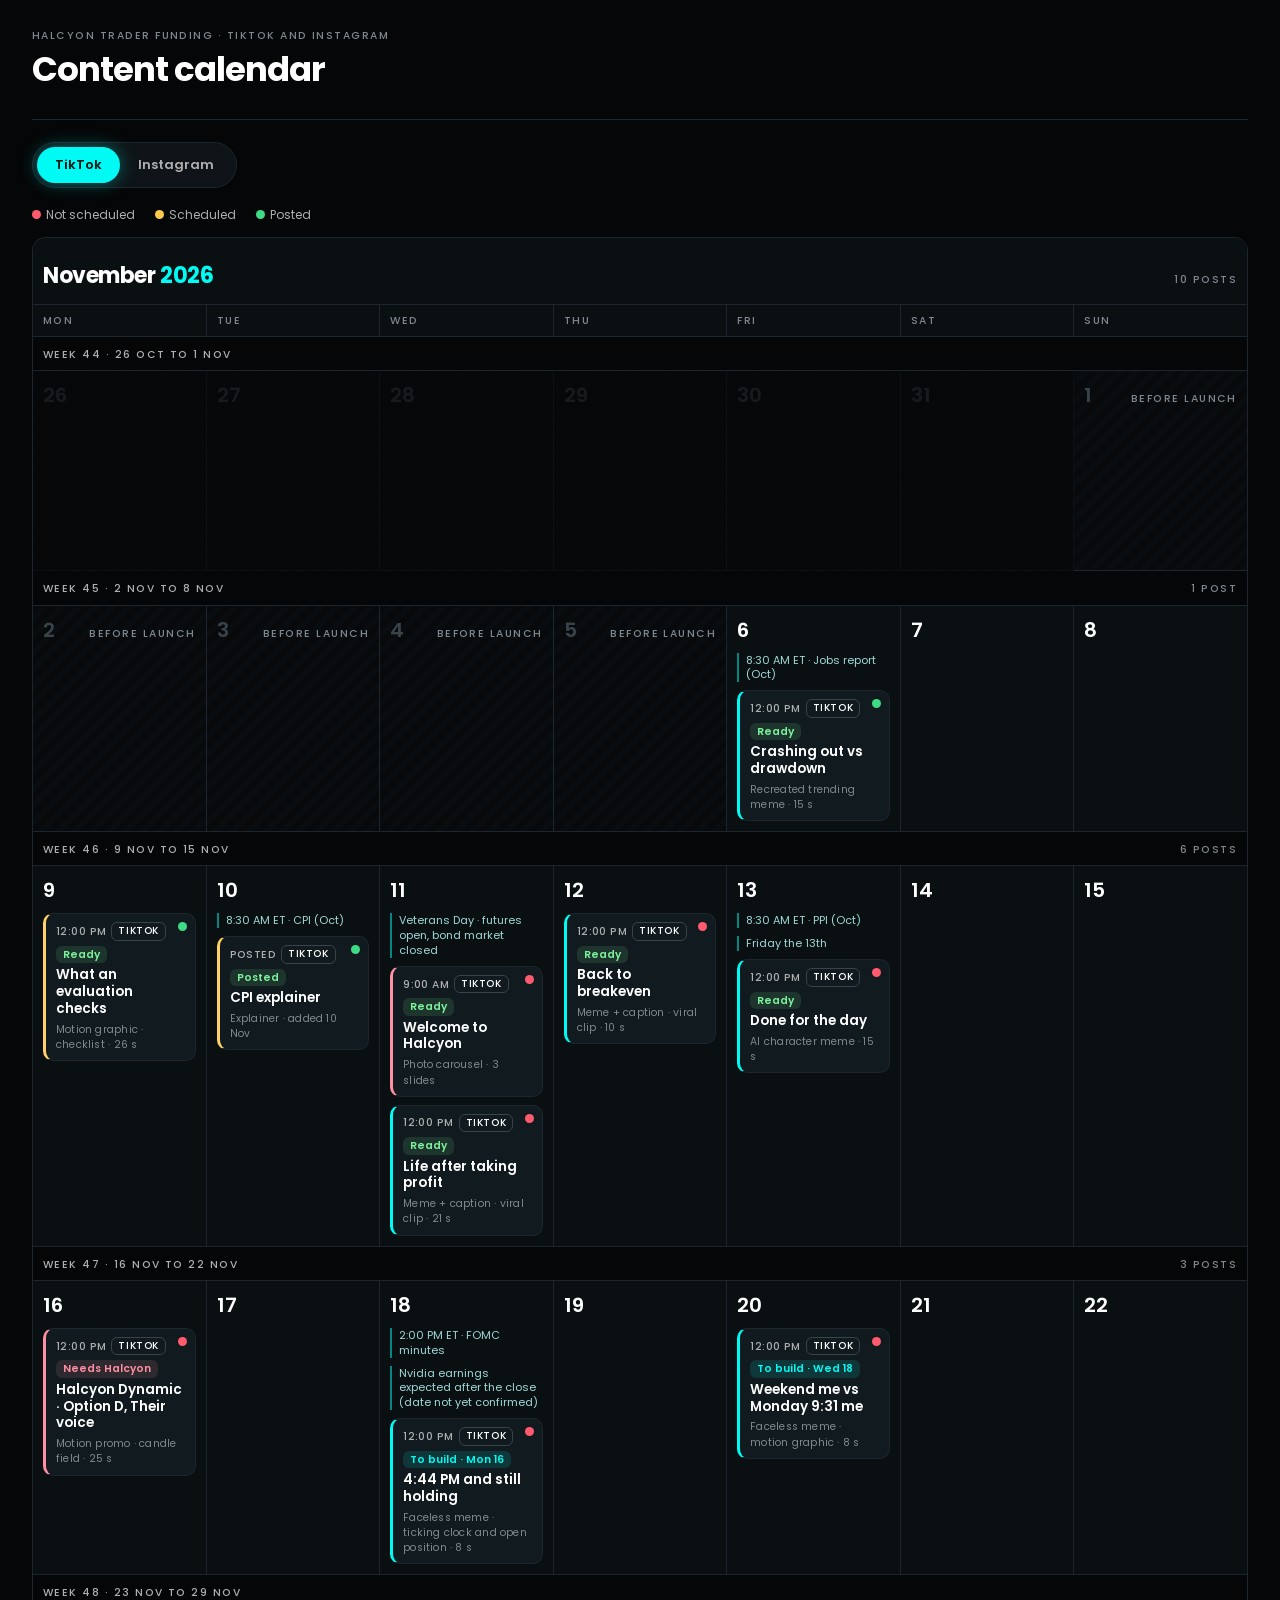
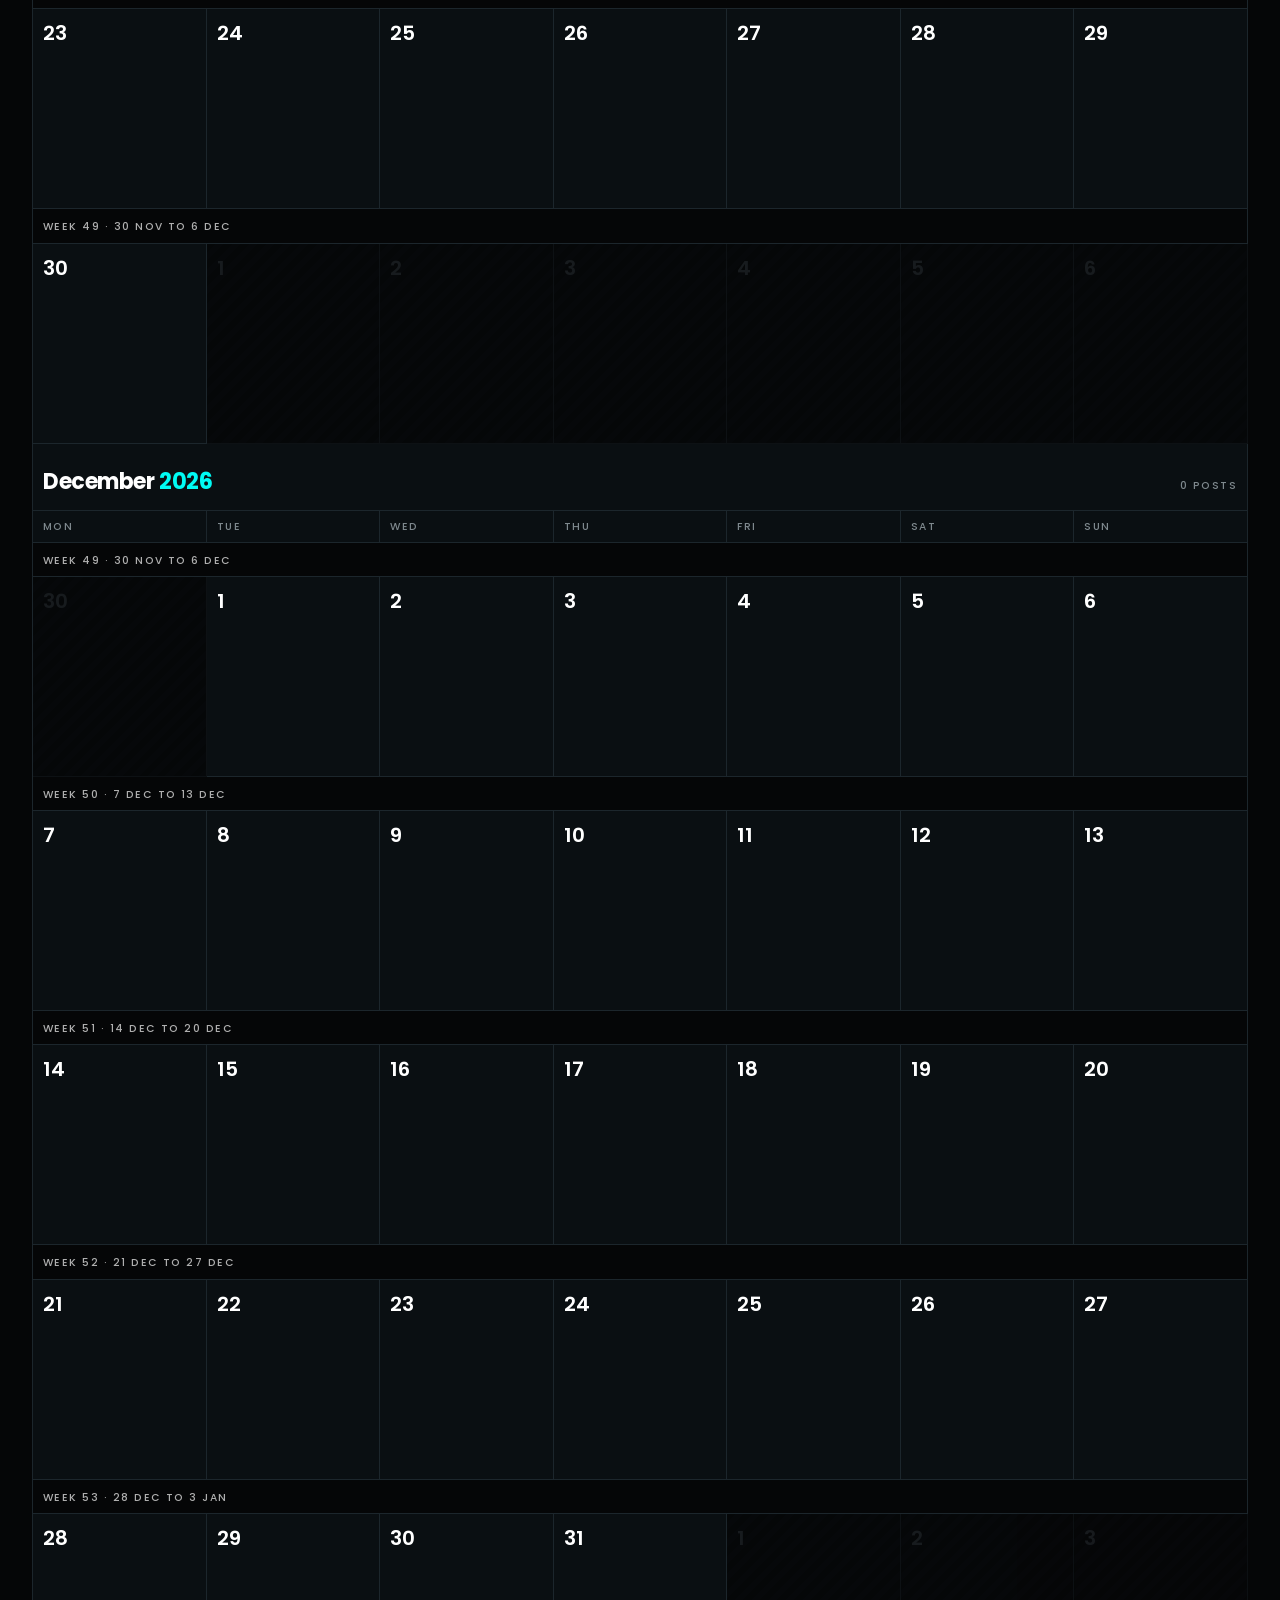
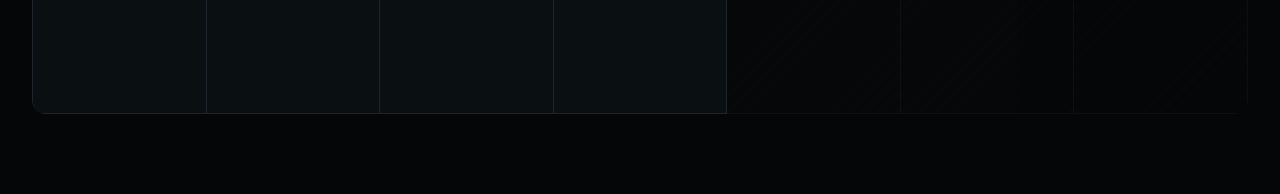
<file: versions/index-v1-2026-11-11.html>
<!DOCTYPE html>
<html lang="en"><head><meta charset="utf-8"><meta name="viewport" content="width=device-width,initial-scale=1">
<title>Halcyon content calendar · TikTok and Instagram · Nov and Dec 2026</title>
<link rel="preconnect" href="https://fonts.googleapis.com"><link rel="preconnect" href="https://fonts.gstatic.com" crossorigin>
<link href="https://fonts.googleapis.com/css2?family=Poppins:wght@400;500;600;700&display=swap" rel="stylesheet">
<style>
:root{--bg:#050607;--base:#0A0F12;--s1:#0E1418;--s2:#111A1F;--s3:#162228;--line:#1C262C;--ink:#FFFFFF;--ink2:#AFAFAF;--ink3:#7E888D;--c:#00FBF4}
*{box-sizing:border-box}
html,body{margin:0;background:var(--bg);color:var(--ink);font-family:Poppins,system-ui,sans-serif;font-size:15px;line-height:1.45}
.lab{text-transform:uppercase;letter-spacing:.14em;font-size:10.5px;font-weight:500;color:var(--ink3)}
a{color:var(--c)}
.wrap{max-width:1440px;margin:0 auto;padding:28px 32px 80px}
header{display:grid;grid-template-columns:1fr auto;gap:24px;align-items:end;border-bottom:1px solid var(--line);padding-bottom:24px}
h1{font-size:34px;font-weight:700;letter-spacing:-.03em;margin:8px 0 6px;line-height:1.1}
h1 em{font-style:normal;color:var(--c);text-shadow:0 0 24px rgba(0,251,244,.35)}
.sub{color:var(--ink2);max-width:800px;margin:0}
.stats{display:flex;gap:28px}
.stat b{display:block;font-size:28px;font-weight:700;letter-spacing:-.02em}
.bar0{display:flex;justify-content:space-between;align-items:center;gap:16px;flex-wrap:wrap;margin:22px 0 18px}
nav{display:flex;gap:6px;flex-wrap:wrap}
nav button{background:transparent;border:1px solid var(--line);color:var(--ink2);font:inherit;font-size:13px;padding:8px 14px;cursor:pointer;border-radius:10px}
nav button.on{background:var(--s2);color:var(--ink);border-color:#2b3a41}
.seg{display:inline-flex;background:var(--s1);border:1px solid var(--line);border-radius:999px;padding:4px}
.seg button{border:0;background:transparent;color:var(--ink2);font:600 13px Poppins,sans-serif;padding:8px 18px;border-radius:999px;cursor:pointer}
.seg button.on{background:var(--c);color:#001514;box-shadow:0 0 18px rgba(0,251,244,.35)}
.view{display:none}.view.on{display:block}
.legend{display:flex;gap:10px;flex-wrap:wrap;margin:0 0 14px;align-items:center}
.lg{display:flex;align-items:center;gap:6px;font-size:13px;color:var(--ink2);cursor:pointer;user-select:none;border:1px solid var(--line);border-radius:999px;padding:4px 12px}
.lg.off{opacity:.35}
.dot{width:9px;height:9px;border-radius:50%;flex:none}
.grid{display:grid;grid-template-columns:repeat(7,minmax(0,1fr));border-left:1px solid var(--line);border-top:1px solid var(--line);border-radius:14px;overflow:hidden}
.dh{padding:8px 10px;border-right:1px solid var(--line);border-bottom:1px solid var(--line);background:var(--base)}
.wk{grid-column:1/-1;padding:10px 10px 8px;border-right:1px solid var(--line);border-bottom:1px solid var(--line);background:var(--bg);display:flex;justify-content:space-between}
.day{min-height:200px;padding:10px;border-right:1px solid var(--line);border-bottom:1px solid var(--line);background:var(--base);display:flex;flex-direction:column;gap:8px}
.mh{grid-column:1/-1;padding:22px 10px 12px;border-right:1px solid var(--line);border-bottom:1px solid var(--line);background:var(--base);display:flex;justify-content:space-between;align-items:baseline}.mh h3{margin:0;font-size:22px;font-weight:700;letter-spacing:-.02em}.mh h3 em{font-style:normal;color:var(--c)}.day.pad{background:var(--base);opacity:.35}.day.pad .dn b{color:var(--ink3,#555)}
.day.out{background:repeating-linear-gradient(135deg,#07090b 0 6px,#0a0d10 6px 12px)}
.day.out .dn b{color:#3a4349}
.dn{display:flex;justify-content:space-between;align-items:baseline}
.dn b{font-size:20px;font-weight:600}
.ev{font-size:11px;color:#9FD8D6;line-height:1.35;border-left:2px solid rgba(0,251,244,.5);padding-left:7px}
.pub{position:absolute;top:8px;right:8px;width:9px;height:9px;border-radius:50%;box-shadow:0 0 0 2px var(--s2)}.pub.r{background:#ff5a6e}.pub.y{background:#ffc94a}.pub.g{background:#3ddc84}.pubk{display:inline-flex;align-items:center;gap:5px;font-size:12px;color:var(--ink2);margin-right:10px}.pubk i{width:9px;height:9px;border-radius:50%;display:inline-block}
.card{position:relative;background:var(--s2);border:1px solid var(--line);border-left:3px solid var(--pc);border-radius:10px;padding:8px 10px;cursor:pointer;transition:background .12s,box-shadow .12s}
.card:hover{background:var(--s3);box-shadow:0 0 0 1px rgba(0,251,244,.15)}
.card .t{font-size:13.5px;font-weight:600;line-height:1.25;margin:4px 0}
.card .m{display:flex;gap:5px;flex-wrap:wrap;align-items:center}
.tag{font-size:10px;letter-spacing:.06em;text-transform:uppercase;color:var(--ink2);border:1px solid var(--line);border-radius:6px;padding:1px 6px;font-weight:500}
.tag.tt{color:#fff;border-color:#3a4349}.tag.ig{color:#F2A7D8;border-color:#5a3a50}
.st{font-size:10.5px;font-weight:600;border-radius:6px;padding:1px 7px}
.st.ok{background:rgba(124,242,154,.12);color:#7CF29A}.st.warn{background:rgba(255,209,102,.12);color:#FFD166}.st.dep{background:rgba(255,143,163,.12);color:#FF8FA3}.st.new{background:rgba(0,251,244,.12);color:var(--c)}
.sub2{font-size:10.5px;color:var(--ink3);letter-spacing:.02em}
.lane{font-size:11.5px;color:var(--ink3);line-height:1.35;padding-top:6px;border-top:1px dashed var(--line)}
.lane b{font-size:9.5px;letter-spacing:.12em;color:var(--ink2);font-weight:600}
.lane:first-of-type{margin-top:auto}
.mixwrap{display:grid;gap:14px;margin:26px 0 6px}
.mixh{font-size:13px;font-weight:600;margin:0 0 -4px}
.mix{display:grid;grid-template-columns:repeat(4,1fr);gap:14px}
.mx{background:var(--base);border:1px solid var(--line);border-radius:12px;padding:14px}
.mx .n{font-size:13px;color:var(--ink2);margin-bottom:6px;display:flex;gap:6px;align-items:center}
.br{height:6px;background:var(--s3);position:relative;margin:10px 0 6px;border-radius:3px}
.br i{position:absolute;left:0;top:0;bottom:0;background:var(--pc);border-radius:3px}
.br s{position:absolute;top:-4px;bottom:-4px;width:2px;background:#fff;opacity:.7}
.mx b{font-size:22px;font-weight:700}
table{width:100%;border-collapse:collapse;font-size:13.5px}
th,td{text-align:left;padding:10px;border-bottom:1px solid var(--line);vertical-align:top}
th{font-weight:500;font-size:10.5px;letter-spacing:.12em;text-transform:uppercase;color:var(--ink3);background:var(--base);position:sticky;top:0}
tr.r{cursor:pointer}tr.r:hover td{background:var(--s1)}
td:first-child{white-space:nowrap}
.sec{max-width:1040px}
.sec h2{font-size:22px;letter-spacing:-.02em;margin:28px 0 10px}
.sec p{color:var(--ink2)}
.gp{border-bottom:1px solid var(--line);padding:22px 0}.gp h3{margin:4px 0 10px;font-size:18px}
.thumbs{display:grid;grid-template-columns:repeat(4,1fr);gap:8px;margin:8px 0 14px}.thumbs img{width:100%;display:block;border:1px solid var(--line);border-radius:8px}
.gp .thumbs{grid-template-columns:repeat(7,1fr)}
.vids{display:flex;gap:12px;flex-wrap:wrap;margin:8px 0 14px}.vids figure{margin:0;width:230px}.vids video{width:100%;border:1px solid var(--line);border-radius:10px;display:block}.vids figcaption{font-size:12px;color:var(--ink3);margin-top:4px}
.ph{width:230px;aspect-ratio:9/16;border:1px dashed #2b3a41;border-radius:10px;display:flex;align-items:center;justify-content:center;text-align:center;padding:14px;color:var(--ink3);font-size:12.5px}
.ov{position:fixed;inset:0;background:rgba(3,5,6,.65);display:none;z-index:10}.ov.on{display:block}
.dr{position:fixed;top:0;right:0;bottom:0;width:min(680px,100%);background:var(--base);border-left:1px solid var(--line);overflow:auto;transform:translateX(100%);transition:transform .2s;z-index:11;padding:28px 30px 60px}
.dr.on{transform:none}
.dr h2{font-size:24px;letter-spacing:-.025em;margin:8px 0 4px;line-height:1.15}
.x{position:absolute;top:18px;right:18px;background:none;border:1px solid var(--line);border-radius:8px;color:var(--ink2);font:inherit;padding:4px 10px;cursor:pointer}
.f{display:grid;grid-template-columns:140px 1fr;gap:8px 16px;margin:18px 0}
.f>div:nth-child(odd){font-size:10.5px;letter-spacing:.12em;text-transform:uppercase;color:var(--ink3);padding-top:3px;font-weight:500}
.f>div:nth-child(even){color:var(--ink);font-size:14px}
.f ul{margin:0;padding-left:18px}
pre{white-space:pre-wrap;background:var(--bg);border:1px solid var(--line);border-radius:10px;padding:14px;font-family:Poppins,sans-serif;font-size:13px;line-height:1.55;color:var(--ink);margin:6px 0}
.dlr{display:flex;gap:6px;flex-wrap:wrap;margin:-4px 0 14px}.dlb{background:transparent;border:1px solid var(--line);color:var(--ink2);font:500 12px Poppins,sans-serif;padding:5px 11px;border-radius:999px;cursor:pointer}.dlb:hover{border-color:var(--c);color:var(--c)}.dlb.pri{border-color:var(--c);color:var(--c)}.dlb[disabled]{opacity:.55;cursor:wait}.f .dlr{margin:10px 0 0}
.btn{background:var(--c);border:0;color:#001514;font:600 13px Poppins,sans-serif;padding:7px 14px;cursor:pointer;border-radius:999px}
.box{border:1px solid #5a3a44;background:#1a1013;border-radius:10px;padding:12px 14px;margin:14px 0;color:#FFB3C0;font-size:14px}
.fbx{border:1px solid var(--line);border-radius:10px;padding:12px 14px;margin:14px 0}
.toast{position:fixed;bottom:22px;left:50%;transform:translateX(-50%);background:var(--s3);border:1px solid #2b3a41;border-radius:999px;padding:8px 16px;font-size:13px;opacity:0;transition:opacity .2s;z-index:20}
.toast.on{opacity:1}
.hidden{display:none!important}
@media (max-width:900px){.grid{grid-template-columns:1fr}.dh{display:none}.day.out{display:none}.mix{grid-template-columns:1fr 1fr}header{grid-template-columns:1fr}.wrap{padding:20px 16px 60px}.stats{flex-wrap:wrap}}
#dr img{cursor:zoom-in;transition:transform .15s,border-color .15s}#dr img:hover{transform:translateY(-2px);border-color:#00FBF4!important}
.lb{position:fixed;inset:0;z-index:50;background:rgba(0,0,0,.92);display:none;align-items:center;justify-content:center;backdrop-filter:blur(6px)}
.lb.on{display:flex}.lb img{max-width:min(92vw,1080px);max-height:88vh;border-radius:12px;box-shadow:0 30px 80px rgba(0,0,0,.7);display:block}
.lb button{position:absolute;background:rgba(255,255,255,.08);border:1px solid rgba(255,255,255,.18);color:#fff;border-radius:999px;font:600 15px Inter,sans-serif;cursor:pointer}
.lb .lbx{top:20px;right:20px;padding:10px 18px}.lb .lbp,.lb .lbn{top:50%;transform:translateY(-50%);width:52px;height:52px;font-size:22px}.lb .lbp{left:20px}.lb .lbn{right:20px}
.lb .lbc{position:absolute;bottom:18px;left:0;right:0;text-align:center;color:#B0B0B0;font:500 14px Inter,sans-serif}
</style></head><body><div class="lb" id="lb"><img id="lbi" alt=""><button class="lbx" id="lbx">Close</button><button class="lbp" id="lbp">&larr;</button><button class="lbn" id="lbn">&rarr;</button><div class="lbc" id="lbc"></div></div>
<div class="wrap">
<header>
  <div>
    <div class="lab">Halcyon Trader Funding · TikTok and Instagram</div>
    <h1>Content calendar</h1>
  </div>
</header>
<div class="bar0" style="justify-content:flex-start">
  <div class="seg" id="seg"><button data-p="TikTok">TikTok</button><button data-p="Instagram">Instagram</button></div>
</div>

<section class="view on" id="v-cal">
  <div class="legend" id="legend"></div>
  <div class="grid" id="grid"></div>
</section>
</div>
<div class="ov" id="ov"></div><aside class="dr" id="dr"></aside><div class="toast" id="toast"></div>
<script>
const D = {"posts": [{"id": "T1", "platform": "TikTok", "date": "2026-11-06", "time": "12:00", "timeLabel": "12:00 PM ET", "myt": "1:00 AM Sat 7 Nov MYT", "day": "Post 1", "title": "Crashing out vs drawdown", "pillar": "Entertainment", "format": "Recreated trending meme · 15 s", "src": "In brief", "status": "Ready", "scls": "ok", "ctx": "Jobs report day · 8:30 AM ET", "why": "The strongest piece we have and the most relatable jobs-report feeling, so it opens the account. It's already made, and midday ET lands after the 8:30 release, when people are laughing at the morning they just had.", "todo": ["Already made, copy on screen", "It's an AI character, so switch on TikTok's AI-generated label"], "dep": null, "fb": null, "fbcap": null, "caption": "When she's crashing out but you're deep in drawdown on jobs report morning 🫠 #NFP #tradinghumor", "videos": [{"src": "media/recreate-remake.mp4", "label": ""}], "slides": [], "reel": null, "story": null}, {"id": "T2", "platform": "TikTok", "date": "2026-11-09", "time": "12:00", "timeLabel": "12:00 PM ET", "myt": "1:00 AM Tue 10 Nov MYT", "day": "Post 2", "title": "What an evaluation checks", "pillar": "Education", "format": "Motion graphic · checklist · 26 s", "src": "In brief", "status": "Ready", "scls": "ok", "ctx": "Start of the trading week", "why": "Already made and the most saveable piece we have. Monday morning is when traders set up their week, so a clear walk through the four rules lands when people are planning. It also breaks up the memes either side of it.", "todo": ["Already made, latest cut (26 s) with music", "Rules checked against Halcyon's published terms: $3,000 target, $2,000 drawdown, 5 minis or 25 micros, flat by 4:45 PM ET"], "dep": null, "fb": null, "fbcap": null, "caption": "What the $50K Halcyon Dynamic evaluation checks: $3,000 target, $2,000 drawdown, 5 minis or 25 micros, flat by 4:45 PM ET 📌 #propfirm #futurestrading", "videos": [{"src": "media/edu1-checklist.mp4", "label": ""}], "slides": [], "reel": null, "story": null}, {"id": "T2b", "platform": "TikTok", "date": "2026-11-12", "time": "12:00", "timeLabel": "12:00 PM ET", "myt": "1:00 AM Fri 13 Nov MYT", "day": "Post 6", "title": "Back to breakeven", "pillar": "Entertainment", "format": "Meme + caption · viral clip · 10 s", "src": "Added 9 Nov", "status": "Ready", "scls": "ok", "ctx": "Thursday · two days after CPI", "why": "A quick laugh for the end of a heavy inflation stretch. Two days after CPI, anyone still stuck on the wrong side of that move knows exactly how this cat feels.", "todo": ["Already made", "Upload the original file"], "dep": null, "fb": null, "fbcap": null, "caption": "I don't even want profit anymore 🥲 #tradinghumor #daytrading #futurestrading", "videos": [{"src": "media/halcyon-back-to-breakeven-cat.mp4", "label": ""}], "slides": [], "reel": null, "story": null}, {"id": "T1b", "platform": "TikTok", "date": "2026-11-10", "time": "06:30", "timeLabel": "Posted", "myt": "Evening Tue 10 Nov MYT", "day": "Post 3", "title": "CPI explainer", "pillar": "Education", "format": "Explainer · added 10 Nov", "src": "Added 10 Nov", "status": "Posted", "scls": "ok", "ctx": "CPI day · ahead of the 8:30 AM ET release", "why": "Posted on CPI day ahead of the release, so followers know what the number is and why it moves futures before it lands.", "todo": ["Posted", "Check views and watch time in TikTok analytics tomorrow"], "dep": null, "fb": null, "fbcap": null, "fbimg": null, "caption": "Caption as posted on TikTok", "videos": [], "slides": [], "reel": null, "story": null, "extra": null, "pub": "posted"}, {"id": "T2c", "platform": "TikTok", "date": "2026-11-11", "time": "09:00", "timeLabel": "9:00 AM ET", "myt": "10:00 PM Wed 11 Nov MYT", "day": "Post 4", "title": "Welcome to Halcyon", "pillar": "Promo", "format": "Photo carousel · 3 slides", "src": "Redone 11 Nov", "status": "Ready", "scls": "ok", "ctx": "Introduces the account on TikTok", "why": "TikTok never had an intro post, so this photo carousel tells new viewers what Halcyon offers before the memes keep coming. It goes out in the morning, three hours before Life after taking profit.", "todo": ["Post in TikTok photo mode, slides in order", "Disclaimer is on slides 2 and 3", "Pin it to the top of the profile"], "dep": null, "fb": null, "fbcap": null, "caption": "Three simulated futures evaluations, Dynamic and Lite pass in 1 day and Prime in 3, which one fits you? 🎯 #propfirm #futurestrading", "videos": [], "slides": ["wc4_1", "wc4_2", "wc4_3"], "reel": null, "story": null}, {"id": "T3", "platform": "TikTok", "date": "2026-11-11", "time": "12:00", "timeLabel": "12:00 PM ET", "myt": "1:00 AM Thu 12 Nov MYT", "day": "Post 5", "title": "Life after taking profit", "pillar": "Entertainment", "format": "Meme + caption · viral clip · 21 s", "src": "In brief", "status": "Ready", "scls": "ok", "ctx": "Veterans Day · the day after CPI", "why": "Already made. Its calm log-off energy is a nice reset the day after CPI.", "todo": ["Already made", "Check the logo and caption box sit inside TikTok's safe zones"], "dep": null, "fb": null, "fbcap": null, "caption": "Life after taking profit on plan and logging off before the close 😌 #tradingpsychology #daytrading", "videos": [{"src": "media/meme3-life-after-profit.mp4", "label": ""}], "slides": [], "reel": null, "story": null}, {"id": "T4", "platform": "TikTok", "date": "2026-11-13", "time": "12:00", "timeLabel": "12:00 PM ET", "myt": "1:00 AM Sat 14 Nov MYT", "day": "Post 7", "title": "Done for the day", "pillar": "Entertainment", "format": "AI character meme · 15 s", "src": "Cyan · added 10 Nov", "status": "Ready", "scls": "ok", "ctx": "Friday the 13th · PPI 8:30 AM ET", "why": "A calm, confident walk away while everything explodes behind him, the feeling of a trade hitting take profit. It's a strong Friday share after a heavy CPI and PPI week.", "todo": ["Already made, text added: \"Walking away after my trade hits take profit\", Halcyon logo at the bottom", "It's an AI character, so switch on TikTok's AI-generated label", "Caption is one line, so the Discord invite stays in the bio"], "dep": null, "fb": null, "fbcap": null, "caption": "Walking away after my trade hits take profit and the chart can do whatever it wants now 🔥 #tradinghumor #daytrading", "videos": [{"src": "media/cyan-done-for-the-day.mp4", "label": ""}], "slides": [], "reel": null, "story": null}, {"id": "T5", "platform": "TikTok", "date": "2026-11-16", "time": "12:00", "timeLabel": "12:00 PM ET", "myt": "1:00 AM Tue 17 Nov MYT", "day": "Post 8", "title": "Halcyon Dynamic · Option D, Their voice", "pillar": "Promo", "format": "Motion promo · candle field · 25 s", "src": "In brief", "status": "Needs Halcyon", "scls": "dep", "ctx": "Start of week two · after the explainer and the rule memes", "why": "The only promo in the first eight posts. By now followers have seen the checklist explainer, so they already understand the rules it sells. Monday gives Halcyon until Thu 12 to clear the wording.", "todo": ["Already made, latest slower cut (25 s) with music", "Assumes Option D is the pick; swap in A, B or C if Halcyon chose another"], "dep": "Halcyon confirms \"no daily loss limit\" and the rest of the wording, plus compliance review, by Thu 12", "fb": ["What an evaluation checks · Four numbers", "The faster cut of Monday 9's Checklist explainer. Already made, nothing to approve."], "fbcap": "Four numbers to know before your evaluation 📌\nThe $3,000 target, the $2,000 drawdown, 5 minis or 25 micros, and flat by 4:45 PM ET.\nSave it now and thank yourself on day one.\n\n👉 Questions? Ask in our Discord: link in bio\n\nHalcyon offers simulated educational accounts. Results not guaranteed. T&C apply.\n#propfirm #futurestrading #tradingeval", "caption": "Halcyon Dynamic $50K: $3,000 target, $2,000 drawdown, 1 day minimum, no daily loss limit 🎯 #propfirm #futurestrading", "videos": [{"src": "media/promo-dynamic-v2D_voice.mp4", "label": ""}], "slides": [], "reel": null, "story": null}, {"id": "T6", "platform": "TikTok", "date": "2026-11-18", "time": "12:00", "timeLabel": "12:00 PM ET", "myt": "1:00 AM Thu 19 Nov MYT", "day": "Post 9", "title": "4:44 PM and still holding", "pillar": "Entertainment", "format": "Faceless meme · ticking clock and open position · 8 s", "src": "New idea", "status": "To build · Mon 16", "scls": "new", "ctx": "FOMC minutes at 2:00 PM ET", "why": "Ready-made content has run out, so the planned mix takes over: mostly entertainment. This one is a laugh with the 4:45 PM rule inside it, and it lands two days after the promo, so the rule gets a second, lighter mention.", "todo": ["Build in the glow style: clock ticking to 4:44:59, open position card, Close hit just in time, then \"Flat. Safe.\" (Mon 16, free)", "Points only on the position card, no dollar results"], "dep": null, "fb": null, "fbcap": null, "caption": "4:44 PM with an open trade, and every Halcyon account has to be flat by 4:45 PM ET ⏰ #propfirm #tradinghumor", "videos": [], "slides": [], "reel": null, "story": null}, {"id": "T7", "platform": "TikTok", "date": "2026-11-20", "time": "12:00", "timeLabel": "12:00 PM ET", "myt": "1:00 AM Sat 21 Nov MYT", "day": "Post 10", "title": "Weekend me vs Monday 9:31 me", "pillar": "Entertainment", "format": "Faceless meme · motion graphic · 8 s", "src": "New idea", "status": "To build · Wed 18", "scls": "new", "ctx": "Friday · people make weekend plans", "why": "A light end to week two. Friday is when everyone makes a calm plan for the weekend and the week ahead, and Monday 9:31 is when it meets the open. Nothing to approve and free to build.", "todo": ["Build in the glow style: a weekend plan panel with two clean setups and a max of three trades ticking itself off, then Monday 9:31 with eleven charts open and the plan forgotten (Wed 18, free)"], "dep": null, "fb": null, "fbcap": null, "caption": "Weekend me planned two clean setups, Monday 9:31 me opened eleven charts 🗓️ #tradinghumor #daytrading", "videos": [], "slides": [], "reel": null, "story": null}, {"id": "I1", "platform": "Instagram", "date": "2026-11-06", "time": "08:00", "timeLabel": "8:00 AM ET", "myt": "9:00 PM Fri 6 Nov MYT", "day": "Launch", "title": "Welcome to Halcyon (old version)", "pillar": "Launch", "format": "Welcome · carousel · 5 slides", "src": "IG drafts", "status": "Ready", "scls": "ok", "ctx": "First post on the new account", "why": "A new account's first post should tell people who it is before the jokes start. It goes up first and stays pinned, so anyone landing on the profile later still sees it at the top.", "todo": ["Replaced by the new 3-slide Welcome post on Wed 11 Nov", "Archive this post and unpin it once the new one is live"], "dep": null, "fb": null, "fbcap": null, "fbimg": null, "caption": "Welcome to Halcyon 👋\n\nThree simulated evaluations for futures traders, so you can pick the one that fits how you trade.\n\nDynamic lets you choose a 50K to 150K reward account after you pass. Lite is the fastest path, in 25K, 50K or 150K. Prime is our most popular, with an end of day drawdown.\n\n👉 Not sure which one fits? Ask us in Discord: link in bio\n\nHalcyon offers simulated educational accounts. Results not guaranteed. T&C apply.\n\n#futurestrading #propfirm #daytrading", "videos": [], "slides": [], "reel": null, "story": null, "extra": [["Highlight covers for the profile", "hlSheet"]]}, {"id": "I2", "platform": "Instagram", "date": "2026-11-07", "time": "10:00", "timeLabel": "10:00 AM ET", "myt": "11:00 PM Sat 7 Nov MYT", "day": "Post 1", "title": "How many points is your drawdown?", "pillar": "Education", "format": "Explainer · carousel · 6 slides", "src": "IG drafts", "status": "Ready", "scls": "ok", "ctx": "Weekend · people plan their week", "why": "The most saveable slot of the week. It turns the $2,000 drawdown into 40 ES points or 400 MES points, and it's the second pinned post.", "todo": ["Already made", "Story goes up an hour after the post, with the link sticker on the post card"], "dep": null, "fb": null, "fbcap": null, "fbimg": null, "caption": "How many points is your drawdown? 📏\nOn one ES, $2,000 is 40 points. On one MES it's 400.\nWednesday the S&P moved 119.7 points, so the contract you pick decides whether that's a normal day or the end of the account.\nSave this before you size your next trade.\n\n👉 Questions on sizing? Ask in our Discord: link in bio\n\nHalcyon offers simulated educational accounts. Results not guaranteed. T&C apply.\n#futurestrading #ES #riskmanagement #propfirm", "videos": [], "slides": ["etA_1", "etA_2", "etA_3", "etA_4", "etA_5", "etA_6"], "reel": null, "story": ["40 pts big number", "bnC", "11:00 AM ET, an hour after the post. Link sticker on the post card."], "extra": []}, {"id": "I3", "platform": "Instagram", "date": "2026-11-08", "time": "10:00", "timeLabel": "10:00 AM ET", "myt": "11:00 PM Sun 8 Nov MYT", "day": "Post 2", "title": "This week: inflation week", "pillar": "News", "format": "This week · carousel · 5 slides", "src": "IG drafts", "status": "Ready", "scls": "ok", "ctx": "Sunday · week ahead", "why": "Sunday is when traders map out the week, and this one has CPI on Tuesday and PPI on Friday with a bond holiday between. It starts the weekly Sunday habit that the news pillar is built on.", "todo": ["Saturday: re-check release times and the Monday earnings"], "dep": null, "fb": null, "fbcap": null, "fbimg": null, "caption": "Inflation week is here 🗓️\nCPI lands Tuesday at 8:30 AM ET and PPI follows on Friday, with a bond holiday in between.\nPlan your trade before 8:30, or give yourself permission to sit it out.\nSave this so Tuesday doesn't sneak up on you.\n\n👉 Plan the week with us in our Discord: link in bio\n\nHalcyon offers simulated educational accounts. Results not guaranteed. T&C apply.\n#futurestrading #CPI #economiccalendar #daytrading", "videos": [], "slides": ["wkA_1", "wkA_2", "wkA_3", "wkA_4", "wkA_5"], "reel": null, "story": ["CPI countdown", "stBp", "11:00 AM ET. Countdown sticker to CPI, Tue 8:30 AM ET, plus a link sticker to the post."], "extra": []}, {"id": "I4b", "platform": "Instagram", "date": "2026-11-10", "time": "06:30", "timeLabel": "Posted", "myt": "Evening Tue 10 Nov MYT", "day": "Feed", "title": "CPI explainer", "pillar": "Education", "format": "Explainer · added 10 Nov", "src": "Added 10 Nov", "status": "Posted", "scls": "ok", "ctx": "CPI day · ahead of the 8:30 AM ET release", "why": "Posted on CPI day ahead of the release, so followers know what the number is and why it moves futures before it lands.", "todo": ["Posted", "Check reach and saves in Insights tomorrow"], "dep": null, "fb": null, "fbcap": null, "fbimg": null, "caption": "Caption as posted on Instagram", "videos": [], "slides": [], "reel": null, "story": null, "extra": null, "pub": "posted"}, {"id": "I4", "platform": "Instagram", "date": "2026-11-10", "time": "12:00", "timeLabel": "12:00 PM ET", "myt": "1:00 AM Wed 11 Nov MYT", "day": "Post 3", "title": "CPI day: every market's mood", "pillar": "News", "format": "Market mood · single", "src": "IG template", "status": "Ready", "scls": "ok", "ctx": "CPI day · 8:30 AM ET", "why": "Same-day news told the playful way: each market gets a mood for CPI morning, with its real move. It's the first time the account reports news live, so people learn to check it on release days.", "todo": ["Built on the day from the Market mood template with moves near the 9:30 AM ET open", "Moves in points or percent only", "Scheduled for 12:00 PM ET"], "dep": null, "fb": null, "fbcap": null, "fbimg": null, "caption": "CPI day, every market's mood 🫠\nCPI came in hot at 8:30 AM ET, up 0.4% on the month against 0.3% expected.\nThe Dow held up best, and the Nasdaq had the roughest morning, down about 1%.\nWhich one matched yours?\n\n👉 Share your CPI day in our Discord: link in bio\n\n#CPI #futurestrading #tradinghumor #daytrading", "videos": [], "slides": ["mdCPI"], "reel": null, "story": ["CPI hot or cool poll", "stCp", "8:00 AM ET, before the release. Poll sticker: Hot / Cool."], "extra": []}, {"id": "I5a", "platform": "Instagram", "date": "2026-11-11", "time": "08:00", "timeLabel": "8:00 AM ET", "myt": "9:00 PM Wed 11 Nov MYT", "day": "Launch", "title": "Welcome to Halcyon (pinned)", "pillar": "Launch", "format": "Welcome · carousel · 3 slides", "src": "Redone 11 Nov", "status": "Ready", "scls": "ok", "ctx": "Replaces the original welcome post", "why": "The new 3-slide welcome introduces all three evaluations, Dynamic, Lite and Prime, so anyone landing on the profile sees what Halcyon offers first. It goes up early, before the Market, limit or stop carousel, and gets pinned to the top.", "todo": ["Post, then pin it to the top of the grid", "Archive the old 6 Nov welcome post and unpin it", "Re-pin the drawdown explainer next to it"], "dep": null, "fb": null, "fbcap": null, "fbimg": null, "caption": "Welcome to Halcyon 👋\n\nThree simulated evaluations for futures traders, so you can pick the one that fits how you trade.\n\nDynamic lets you choose a 50K to 150K reward account after you pass. Lite is the fastest path, in 25K, 50K or 150K. Prime is our most popular, with an end of day drawdown.\n\n👉 Not sure which one fits? Ask us in Discord: link in bio\n\nHalcyon offers simulated educational accounts. Results not guaranteed. T&C apply.\n\n#futurestrading #propfirm #daytrading", "videos": [], "slides": ["wc4_1", "wc4_2", "wc4_3"], "reel": null, "story": null, "extra": [["Highlight covers for the profile", "hlSheet"]]}, {"id": "I5", "platform": "Instagram", "date": "2026-11-11", "time": "11:00", "timeLabel": "11:00 AM ET", "myt": "12:00 AM Thu 12 Nov MYT", "day": "Post 4", "title": "Market, limit or stop?", "pillar": "Education", "format": "Explainer · carousel · 5 slides", "src": "IG drafts", "status": "Ready", "scls": "ok", "ctx": "Veterans Day · bonds closed · the day after CPI", "why": "The day after CPI, when everyone just saw a stop fill past its price. This explains why, and it carries the no-stop-loss rule on the stop slide.", "todo": ["Already made"], "dep": null, "fb": null, "fbcap": null, "fbimg": null, "caption": "Market, limit or stop? 🎯\nA market order fills now. A limit waits for your price. A stop turns into a market order the moment it's touched, which is why it can fill past your level on CPI mornings.\nWhich one surprised you the first time?\n\n👉 Ask us anything about orders in our Discord: link in bio\n\nHalcyon offers simulated educational accounts. Results not guaranteed. T&C apply.\n#futurestrading #tradingeducation #daytrading", "videos": [], "slides": ["etB_1", "etB_2", "etB_3", "etB_4", "etB_5"], "reel": null, "story": ["Stop order quiz", "stDp", "12:00 PM ET. Quiz sticker: Market order (correct) / Limit order / Nothing, plus a link sticker to the post."], "extra": []}, {"id": "I6", "platform": "Instagram", "date": "2026-11-12", "time": "11:00", "timeLabel": "11:00 AM ET", "myt": "12:00 AM Fri 13 Nov MYT", "day": "Post 5", "title": "Myth or fact: evaluation edition", "pillar": "Entertainment", "format": "Meme explainer · carousel · 7 slides", "src": "IG drafts", "status": "Ready", "scls": "ok", "ctx": "Mid-week", "why": "A play-along quiz that asks for scores in the comments, the easiest way to get a new account talking. The Ask us anything Story goes up an hour later, and the best questions get answered in Friday's Stories.", "todo": ["Already made", "Reply to the first comments with the right answers"], "dep": null, "fb": null, "fbcap": null, "fbimg": null, "caption": "Myth or fact, evaluation edition 🤔\nFive things traders get wrong about the $50K evaluation, from the 1-day minimum to how 25 micros really compare to 5 minis.\nPlay along and drop your score in the comments.\n\n👉 Check every rule with us in our Discord: link in bio\n\nHalcyon offers simulated educational accounts. Results not guaranteed. T&C apply.\n#propfirm #futurestrading #mythorfact", "videos": [], "slides": ["mmB_1", "mmB_2", "mmB_3", "mmB_4", "mmB_5", "mmB_6", "mmB_7"], "reel": null, "story": ["Ask us anything + 4:45 PM big number", "stEp", "12:00 PM ET: question sticker about the evaluation. Then the 4:45 PM big number card, linked to the post. Answer the best questions in Friday's Stories, checked against the rules."], "extra": [["Second Story frame", "bnB"]]}, {"id": "I7", "platform": "Instagram", "date": "2026-11-13", "time": "12:00", "timeLabel": "12:00 PM ET", "myt": "1:00 AM Sat 14 Nov MYT", "day": "Post 6", "title": "The group chat after CPI week", "pillar": "News", "format": "Group chat · carousel · 3 slides · built on the day", "src": "IG template", "status": "To build · Thu 12 and Fri 13", "scls": "new", "ctx": "PPI · 8:30 AM ET", "why": "The week's news recapped as a traders' group chat, ending on a fact-check slide. It's the funniest way to wrap a CPI and PPI week. The Friday the 13th joke stays with the evening Reel so the two posts don't repeat each other.", "todo": ["Build from the Group chat template on the IG drafts page: write the chat on Thursday, then fill in the PPI numbers after 8:30 on Friday", "Invented first names only", "Fact-check slide with sources"], "dep": null, "fb": ["Market mood for the week", "Same template as Tuesday, filled with the week's moves."], "fbcap": null, "fbimg": null, "caption": "The group chat after CPI week 💬\n[One line on the week's biggest move, in points or percent.]\nPPI this morning made sure nobody got to relax.\nWhat did your chat look like this week?\n\n👉 Bring the screenshots to our Discord: link in bio\n\n#tradinghumor #futurestrading #PPI #daytrading", "videos": [], "slides": [], "reel": null, "story": ["Trading superstition", "stFp", "1:00 PM ET. Question sticker, then reshare the funniest answers alongside Thursday's replies."], "extra": []}, {"id": "I8", "platform": "Instagram", "date": "2026-11-14", "time": "10:00", "timeLabel": "10:00 AM ET", "myt": "11:00 PM Sat 14 Nov MYT", "day": "Post 7", "title": "A Halcyon trading day", "pillar": "Education", "format": "Explainer · single", "src": "IG drafts", "status": "Ready", "scls": "ok", "ctx": "Weekend · save-for-later slot", "why": "Already made. A weekend save: when the week opens, the daily break and the 4:45 PM flat rule in one card. It sits four days away from the 4:44 PM Reel so the rule doesn't repeat back to back.", "todo": ["Already made"], "dep": null, "fb": null, "fbcap": null, "fbimg": null, "caption": "A Halcyon trading day, start to finish ⏰\nThe week opens Sunday at 6:00 PM ET and futures trade almost 24 hours, with a daily break from 5:00 to 6:00 PM.\nHalcyon accounts need to be flat by 4:45 PM ET, 15 minutes before that break, and that's the time that catches people.\nSave this so the week ahead has no surprises.\n\n👉 More rules, explained simply, in our Discord: link in bio\n\nHalcyon offers simulated educational accounts. Results not guaranteed. T&C apply.\n#futurestrading #tradinghours #daytrading", "videos": [], "slides": ["khA"], "reel": null, "story": null, "extra": []}, {"id": "I9", "platform": "Instagram", "date": "2026-11-15", "time": "10:00", "timeLabel": "10:00 AM ET", "myt": "11:00 PM Sun 15 Nov MYT", "day": "Post 8", "title": "This week: Fed minutes and Nvidia", "pillar": "News", "format": "This week · carousel · built Sat 14", "src": "IG drafts", "status": "To build · Sat 14", "scls": "new", "ctx": "Sunday · week ahead", "why": "The weekly Sunday habit, week two. The big dates: FOMC minutes on Wed 18 at 2:00 PM ET, and Nvidia's earnings, expected after the close the same day.", "todo": ["Saturday: build from the This week template and confirm Nvidia's earnings date (expected Wed 18 after the close, not yet confirmed by Nvidia)", "Times in ET, moves in points or percent only"], "dep": null, "fb": null, "fbcap": null, "fbimg": null, "caption": "This week in futures 📅\nWednesday brings the Fed minutes at 2:00 PM ET, and Nvidia reports after the close.\nPlan your size around both before Monday's open.\n\n👉 Talk the week through in our Discord: link in bio\n\n#futurestrading #FOMC #NVDA #daytrading", "videos": [], "slides": [], "reel": null, "story": null, "extra": []}, {"id": "I10", "platform": "Instagram", "date": "2026-11-17", "time": "11:00", "timeLabel": "11:00 AM ET", "myt": "12:00 AM Wed 18 Nov MYT", "day": "Post 9", "title": "4 ways to fail without a losing trade", "pillar": "Entertainment", "format": "Meme explainer · carousel · 6 slides", "src": "IG drafts", "status": "Ready", "scls": "ok", "ctx": "Day after the promo", "why": "A laugh with a rule inside every slide, the right follow-up to a promo: it gives value back before the next ask.", "todo": ["Already made, caption written", "Quick check that the four banned practices still match the Trader Agreement"], "dep": null, "fb": null, "fbcap": null, "fbimg": null, "caption": "4 ways to fail the $50K evaluation without a losing trade 😅\nHolding at 4:45 PM ET, skipping the stop, straddling the CPI print or hedging across accounts. All four break the rules, win or lose.\nWhich one have you seen someone try?\n\n👉 More rules, explained simply, in our Discord: link in bio\n\nHalcyon offers simulated educational accounts. Results not guaranteed. T&C apply.\n#tradinghumor #propfirm #futurestrading #daytrading", "videos": [], "slides": ["mmA_1", "mmA_2", "mmA_3", "mmA_4", "mmA_5", "mmA_6"], "reel": null, "story": null, "extra": []}, {"id": "I11", "platform": "Instagram", "date": "2026-11-18", "time": "11:00", "timeLabel": "11:00 AM ET", "myt": "12:00 AM Thu 19 Nov MYT", "day": "Post 10", "title": "Halcyon Dynamic in four cards", "pillar": "Promo", "format": "Promo · carousel · 7 slides", "src": "IG drafts", "status": "Needs Halcyon", "scls": "dep", "ctx": "FOMC minutes at 2:00 PM ET", "why": "The second promo, two days after the Reel, with the same $3,000 target and $2,000 drawdown so the offer reads the same. It becomes the third pinned post.", "todo": ["Same $3,000 target and $2,000 drawdown as Monday's Option D Reel"], "dep": "Halcyon confirms \"no daily loss limit on reward accounts\" and the rest of the wording, plus compliance review, by Thu 12", "fb": ["Hold it to week three", "If the wording isn't cleared, skip the feed post. The 4:44 PM Reel still covers the day."], "fbcap": null, "fbimg": null, "caption": "Your $50K evaluation in four cards 🃏\nA $3,000 target, a $2,000 drawdown, up to 5 minis or 25 micros, and flat by 4:45 PM ET.\nPick Trailing for $51 or end of day for $53. Every rule is on our site before you start, so day one feels calm.\n\n👉 Start your evaluation: link in bio\n\nHalcyon offers simulated educational accounts. Results not guaranteed. T&C apply.\n#propfirm #futurestrading #daytrading #NQ", "videos": [], "slides": ["dyA_1", "dyA_2", "dyA_3", "dyA_4", "dyA_5", "dyA_6", "dyA_7"], "reel": null, "story": null, "extra": []}, {"id": "I12", "platform": "Instagram", "date": "2026-11-19", "time": "12:00", "timeLabel": "12:00 PM ET", "myt": "1:00 AM Fri 20 Nov MYT", "day": "Post 11", "title": "The morning after Nvidia: every market's mood", "pillar": "News", "format": "Market mood · single · built on the day", "src": "IG template", "status": "To build · Thu 19", "scls": "new", "ctx": "The morning after the Fed minutes and Nvidia", "why": "News told the playful way, the morning after the week's two big events. If Nvidia moves its date, build it around the Fed minutes instead.", "todo": ["Build after the open from the Market mood template (about 30 minutes)", "Moves in points or percent only"], "dep": null, "fb": null, "fbcap": null, "fbimg": null, "caption": "The morning after Nvidia, every market's mood 🫠\n[Market] woke up thrilled and [market] would rather not talk about it.\nThe Fed minutes added their own twist yesterday afternoon.\nWhich one matched your morning?\n\n👉 Share your take in our Discord: link in bio\n\n#NVDA #futurestrading #tradinghumor #daytrading", "videos": [], "slides": [], "reel": null, "story": null, "extra": []}, {"id": "R1", "platform": "Instagram", "date": "2026-11-06", "time": "18:00", "timeLabel": "6:00 PM ET", "myt": "7:00 AM Sat 7 Nov MYT", "day": "Reel", "title": "Crashing out vs drawdown", "pillar": "Entertainment", "format": "Reel · recreated trending meme · 15 s", "src": "TikTok drafts", "status": "Ready", "scls": "ok", "ctx": "Jobs report day · evening scroll", "why": "Already made and the strongest relatable piece, posted as a Reel the same day as the TikTok. One feed post and one Reel keeps launch day at two posts.", "todo": ["Already made, upload the original file so there is no TikTok watermark", "It's an AI character, so keep the AI label on"], "dep": null, "fb": null, "fbcap": null, "fbimg": null, "caption": "When she's crashing out but you're deep in drawdown 🫠\nThe jobs report hit at 8:30 AM ET and your account has been red ever since.\nYou're nodding along, but your mind is still on that drawdown floor.\nThe character is AI. The drawdown is painfully real.\n\n👉 Share your jobs day in our Discord: link in bio\n\n#NFP #tradinghumor #daytrading", "videos": [{"src": "media/recreate-remake.mp4", "label": ""}], "slides": [], "reel": null, "story": null, "extra": []}, {"id": "R2", "platform": "Instagram", "date": "2026-11-07", "time": "18:00", "timeLabel": "6:00 PM ET", "myt": "7:00 AM Sun 8 Nov MYT", "day": "Reel", "title": "Life after taking profit", "pillar": "Entertainment", "format": "Reel · viral clip + caption · 21 s", "src": "TikTok drafts", "status": "Ready", "scls": "ok", "ctx": "Saturday evening", "why": "Already made, so it goes out early. After a morning explainer, a calm log-off meme keeps the day light.", "todo": ["Already made, upload the original file so there is no TikTok watermark"], "dep": null, "fb": null, "fbcap": null, "fbimg": null, "caption": "Life after taking profit on plan 😌\nYou hit your target, closed the trade and logged off before the close.\nNo revenge trade, no one more look at the chart, just a quiet evening.\nWhen did you last walk away on a green day?\n\n👉 Share your best log-off moment in our Discord: link in bio\n\n#tradingpsychology #daytrading #futurestrading", "videos": [{"src": "media/meme3-life-after-profit.mp4", "label": ""}], "slides": [], "reel": null, "story": null, "extra": []}, {"id": "R3", "platform": "Instagram", "date": "2026-11-09", "time": "18:00", "timeLabel": "6:00 PM ET", "myt": "7:00 AM Tue 10 Nov MYT", "day": "Reel", "title": "What an evaluation checks", "pillar": "Education", "format": "Reel · motion graphic · checklist · 26 s", "src": "TikTok drafts", "status": "Ready", "scls": "ok", "ctx": "Start of the trading week", "why": "Already made. It goes out the same day as the TikTok, with a meme the evening before and the CPI news after, so no two rules posts sit side by side.", "todo": ["Already made, latest 26 s cut, upload the original file so there is no TikTok watermark", "Rules checked against Halcyon's published terms"], "dep": null, "fb": null, "fbcap": null, "fbimg": null, "caption": "What the $50K Halcyon Dynamic evaluation checks 📌\nProfit target: $3,000.\nMax drawdown: $2,000, trailing or end of day.\nContract limit: 5 minis or 25 micros at any one time.\nSession close: flat by 4:45 PM ET, no overnight holds.\nSave this so day one feels calm.\n\n👉 Questions about the rules? Ask in our Discord: link in bio\n\nHalcyon offers simulated educational accounts. Results not guaranteed. T&C apply.\n#propfirm #futurestrading #daytrading", "videos": [{"src": "media/edu1-checklist.mp4", "label": ""}], "slides": [], "reel": null, "story": null, "extra": []}, {"id": "R1b", "platform": "Instagram", "date": "2026-11-10", "time": "03:00", "timeLabel": "Posted", "myt": "Afternoon Tue 10 Nov MYT", "day": "Trial Reel", "title": "Crashing out vs drawdown · Trial Reel", "pillar": "Entertainment", "format": "Trial Reel · recreated trending meme · 15 s", "src": "Posted 10 Nov", "status": "Posted", "scls": "ok", "ctx": "Trial Reels test · shown to non-followers first", "why": "Posted as a Trial Reel so the clip reaches people who don't follow the account yet. The text was removed from the original so new hooks could be tested in the edit app.", "todo": ["Posted with the hook \"When she's crashing out but you're at your stop loss\"", "Check reach to non-followers in Insights after 24 hours", "AI character, so keep the AI label on"], "dep": null, "fb": null, "fbcap": null, "fbimg": null, "caption": "When she asks if you're listening but you still have a trade open", "videos": [{"src": "media/crashing-out-no-captions.mp4", "label": ""}], "slides": [], "reel": null, "story": null, "extra": [], "pub": "posted"}, {"id": "R2b", "platform": "Instagram", "date": "2026-11-12", "time": "18:00", "timeLabel": "6:00 PM ET", "myt": "7:00 AM Fri 13 Nov MYT", "day": "Reel", "title": "Back to breakeven", "pillar": "Entertainment", "format": "Reel · viral clip + caption · 10 s", "src": "Added 9 Nov", "status": "Ready", "scls": "ok", "ctx": "Thursday · evening scroll", "why": "The same meme as the TikTok, posted as the evening Reel. It keeps Thursday light after the morning Myth or fact quiz.", "todo": ["Already made, upload the original file so there is no TikTok watermark"], "dep": null, "fb": null, "fbcap": null, "fbimg": null, "caption": "I don't even want profit anymore 🥲 #tradinghumor #daytrading #futurestrading", "videos": [{"src": "media/halcyon-back-to-breakeven-cat.mp4", "label": ""}], "slides": [], "reel": null, "story": null, "extra": []}, {"id": "R4", "platform": "Instagram", "date": "2026-11-13", "time": "18:00", "timeLabel": "6:00 PM ET", "myt": "7:00 AM Sat 14 Nov MYT", "day": "Reel", "title": "Friday the 13th chart meme", "pillar": "Entertainment", "format": "Reel · faceless chart meme · 7 s", "src": "TikTok drafts", "status": "To build · Wed 11", "scls": "new", "ctx": "Friday the 13th", "why": "A free, timely Reel that only works today: a black cat strolls across the candles while the chart is watched through spread fingers. TikTok's Friday slot goes to Done for the day, so this one lives on Instagram.", "todo": ["Build in the glow style: a chart behind spread fingers, a black cat walking across the candles (Wed 11, free)"], "dep": null, "fb": null, "fbcap": null, "fbimg": null, "caption": "Friday the 13th and the chart knows it 🍀\nA black cat just walked across the candles and you're watching through your fingers.\nPPI already moved things at 8:30 AM ET, so nobody is calm today.\nWhat's your trading superstition?\n\n👉 Confess it in our Discord: link in bio\n\n#tradinghumor #daytrading #futurestrading", "videos": [], "slides": [], "reel": null, "story": null, "extra": []}, {"id": "R5", "platform": "Instagram", "date": "2026-11-16", "time": "18:00", "timeLabel": "6:00 PM ET", "myt": "7:00 AM Tue 17 Nov MYT", "day": "Reel", "title": "Halcyon Dynamic · Option D", "pillar": "Promo", "format": "Reel · motion promo · 25 s", "src": "TikTok drafts", "status": "Needs Halcyon", "scls": "dep", "ctx": "Promo day · same day as the TikTok", "why": "Already made. The promo Reel goes out the same day as the TikTok so the offer reads the same on both apps. The four cards follow on Wednesday, two days apart, so promos never sit back to back.", "todo": ["Already made, latest 25 s cut with music"], "dep": "Halcyon confirms \"no daily loss limit\" and the rest of the wording, plus compliance review, by Thu 12", "fb": ["What an evaluation checks · Four numbers", "The faster cut of the evaluation explainer. Already made, nothing to approve."], "fbcap": null, "fbimg": null, "caption": "Halcyon Dynamic $50K in 25 seconds 🎯\n$3,000 profit target.\n$2,000 max drawdown.\n1 trading day minimum.\nNo daily loss limit.\nPass first, then pick the reward account that fits how you trade.\n\n👉 Questions first? Our Discord is open: link in bio\n\nHalcyon offers simulated educational accounts. Results not guaranteed. T&C apply.\n#propfirm #futurestrading #NQ", "videos": [{"src": "media/promo-dynamic-v2D_voice.mp4", "label": ""}], "slides": [], "reel": null, "story": null, "extra": []}, {"id": "R6", "platform": "Instagram", "date": "2026-11-18", "time": "18:00", "timeLabel": "6:00 PM ET", "myt": "7:00 AM Thu 19 Nov MYT", "day": "Reel", "title": "4:44 PM and still holding", "pillar": "Entertainment", "format": "Reel · cross-post of TikTok post 9 · 8 s", "src": "TikTok drafts", "status": "To build · Mon 16", "scls": "new", "ctx": "Evening · after the Fed minutes", "why": "Cross-posted the same day as the TikTok. It follows the morning promo with a laugh, and the 4:45 PM rule it carries matches the four cards.", "todo": ["Cross-post once the TikTok version is built (Mon 16)", "Points only on the position card"], "dep": null, "fb": null, "fbcap": null, "fbimg": null, "caption": "4:44 PM and your trade is still open ⏰\nEvery Halcyon account has to be flat by 4:45 PM ET, so that last minute matters.\nHit close with one second to spare and you're safe. Miss it and you've broken the rule.\nSet an alarm for 4:40 and let the close feel boring.\n\n👉 More rules, explained simply, in our Discord: link in bio\n\nHalcyon offers simulated educational accounts. Results not guaranteed. T&C apply.\n#propfirm #futurestrading #tradinghumor", "videos": [], "slides": [], "reel": null, "story": null, "extra": []}, {"id": "R7", "platform": "Instagram", "date": "2026-11-20", "time": "18:00", "timeLabel": "6:00 PM ET", "myt": "7:00 AM Sat 21 Nov MYT", "day": "Reel", "title": "Weekend me vs Monday 9:31 me", "pillar": "Entertainment", "format": "Reel · cross-post of TikTok post 10 · 8 s", "src": "TikTok drafts", "status": "To build · Wed 18", "scls": "new", "ctx": "Friday evening", "why": "Cross-posted the same day as the TikTok to close week two on a light note.", "todo": ["Cross-post once the TikTok version is built (Wed 18)"], "dep": null, "fb": null, "fbcap": null, "fbimg": null, "caption": "Weekend me vs Monday 9:31 me 🗓️\nWeekend me wrote down two clean setups and a max of three trades.\nMonday 9:31 me opened eleven charts in the first minute and forgot all of it.\nWhich one is trading for you next week?\n\n👉 Keep each other honest in our Discord: link in bio\n\n#tradinghumor #daytrading #tradingpsychology", "videos": [], "slides": [], "reel": null, "story": null, "extra": []}], "events": {"2026-11-06": ["8:30 AM ET · Jobs report (Oct)"], "2026-11-10": ["8:30 AM ET · CPI (Oct)"], "2026-11-11": ["Veterans Day · futures open, bond market closed"], "2026-11-13": ["8:30 AM ET · PPI (Oct)", "Friday the 13th"], "2026-11-18": ["2:00 PM ET · FOMC minutes", "Nvidia earnings expected after the close (date not yet confirmed)"]}, "pil": {"Entertainment": {"c": "#00FBF4", "tt": 40, "ig": 25}, "News": {"c": "#8FB8FF", "tt": null, "ig": 35}, "Education": {"c": "#FFD166", "tt": 10, "ig": 25}, "Promo": {"c": "#FF8FA3", "tt": 10, "ig": 15}, "Community": {"c": "#7CF29A", "tt": 40, "ig": null}, "Launch": {"c": "#FFFFFF", "tt": null, "ig": null}}, "needs": [["Tue 10", "Dynamic promo wording and compliance review, and which promo option (A to D)", "Both", "Thu 12 TikTok promo and Instagram four cards. Both have ready backups if it's late."], ["Any time", "A quick OK that the four evaluation rules are current. We've already checked them against Halcyon's published terms.", "Both", "Nice to have, nothing waits on it"], ["Any time", "The TikTok and Instagram handles, for bios and tags. No post or end card uses them.", "Both", "Nice to have, nothing waits on it"], ["Any time", "A Halcyon logo file, to replace the text wordmark on the Instagram slides", "Instagram", "Nice to have, nothing waits on it"], ["Next week", "Counsel sign-off on the Arena founder shorts", "TikTok", "Community from week 2"], ["Next week", "Real top 5 reward certificates and each trader's written OK", "TikTok", "Friday highlights from week 2"]], "prod": [["Thu 5", "Schedule Day 1 (Crashing out vs drawdown, ready).", "Set up the profile (bio, link in bio, five highlight covers). Schedule the welcome post and Day 1 (both ready)."], ["Fri 6", "Build the Sunday vs Monday meme. Schedule Day 2.", ""], ["Sat 7", "Build the 4:44 PM meme. Start finding the creator of the Life after taking profit clip.", "Re-check the week's release times and earnings for the Sunday carousel."], ["Sun 8", "Build the CPI stop meme.", ""], ["Mon 9", "Build the Friday the 13th meme. Every in-house piece for the week is now done.", "Prepare the Market mood template for CPI day."], ["Tue 10", "Credit check for Life after taking profit. If it isn't sorted, build the coffee meme for Wednesday.", "Build CPI market mood after 8:30, post at 12:00 PM ET."], ["Wed 11", "Lock the Dynamic promo once wording is cleared, or schedule the explainer backup.", "Lock the four cards once wording is cleared, or switch to the hours backup."], ["Thu 12", "Spare day for fixes.", "Write the group chat for Friday."], ["Fri 13", "", "Add the PPI numbers after 8:30, post at 12:00 PM ET. Answer the best Ask us anything questions in Stories, checked against the published rules."]], "facts": [["Fri 6 Nov", "Jobs report (October), 8:30 AM ET", "BLS release schedule. Reconfirm on bls.gov on the day.", "TikTok Day 1, Instagram Day 1 timing"], ["Tue 10 Nov", "CPI (October), 8:30 AM ET", "BLS CPI release schedule", "TikTok Day 5, Instagram Day 5"], ["Wed 11 Nov", "Veterans Day: bond market closed, stock markets and CME futures open", "SIFMA, CME holiday calendar", "Instagram This week carousel"], ["Fri 13 Nov", "PPI (October), 8:30 AM ET", "BLS PPI release schedule", "Instagram Day 8"], ["Thu 26 Nov", "Thanksgiving: equity futures halt 1:00 PM ET, early close Fri 27 at 1:15 PM ET", "CME holiday calendar (confirm closer to the date)", "Instagram standby, Sun 22 Nov"]], "figs": [["Profit target", "$3,000", "Halcyon Dynamic, $50K evaluation"], ["Max drawdown", "$2,000", "Trailing ($51) or end of day ($53)"], ["Contract limit", "5 Mini or 25 Micro", ""], ["Minimum days to pass", "1", ""], ["Daily loss limit", "None on reward accounts", "The drawdown still applies. Wording waits on Halcyon for the promo posts."], ["Session close", "Flat by 4:45 PM ET", "Quoted in several independent reviews of Halcyon's terms"], ["Disclaimer", "Halcyon offers simulated educational accounts. Results not guaranteed. T&C apply.", "On every caption that mentions evaluations, rules or the promo"]], "ideas": [["4:44 PM and still holding", "Day 4", "A faceless meme that carries Halcyon's flat-by-4:45 rule, so a laugh and a rule land in one post. Free to build in code."], ["CPI: my stop at 8:29 vs 8:30", "Day 5", "A faceless news-day meme for CPI morning. Free to build in code."], ["Friday the 13th chart meme", "Day 8", "A timely faceless meme for the end of the week. Free to build in code."], ["Sunday me vs Monday 9:31 me", "Day 3", "A faceless Sunday meme about the plan that never survives the Monday open. Free to build in code."], ["Went to make coffee", "Backup for Day 6", "Only built if the Life after taking profit clip can't be credited. Free to build in code."], ["Jobs report: 8:29 vs 8:31", "Backup for Day 1", "Faceless option if you'd rather keep the week fully character-free."], ["Week ahead (Sundays)", "From week 2", "A weekly card of the US release times that matter for futures, plus one Halcyon rule."]], "hold": [["AI character pieces not scheduled", "Done for the day needs the cigarette swapped for a coffee and the Cyan v5 hair. Shorting right before FOMC is made and holds for the 9 Dec FOMC. Mark says hi needs its voice fixed."], ["CPI: my stop at 8:29 vs 8:30", "Parked for the December CPI. TikTok posts every other day and skips Tue 10, and Instagram's CPI slot is the market mood post."], ["Trade of the Week (faceless or replay)", "Needs a real trade from the Halcyon community. Start the week of 16 Nov."], ["Steve · Why Arena has two sessions and Why no closed beta", "Community starts in week 2, once counsel signs off the Arena wording."], ["Top 5 rewards this week", "Weekly Friday slot from week 2, once Halcyon sends real certificates and traders' written OK."], ["Live coaching, Founder tier list, Founder reacts", "Need Steve to film or record. Book a filming session to unlock the Community pillar."], ["Forgot to close the trade", "Retired Halloween ad with the old character, code and disclaimer. The 4:44 PM meme now covers its message."]], "standby": [["News brief and News alert", "Ready to fire within 24 hours of any big surprise this week. The 4 Nov drafts are the templates."], ["Why Halcyon, Who is it for, Platforms", "Promo singles for week 2, alternating with the four cards."], ["Thanksgiving week and holiday hours", "Sunday 22 Nov, once the CME times are confirmed."], ["Every Reel", "Each day's TikTok goes up as an Instagram Reel at 6:00 PM ET (7:00 AM MYT next day), so the feed has a static and a Reel daily."]], "scheduledThrough": "2026-11-10"};
const $=s=>document.querySelector(s);
const esc=s=>String(s==null?"":s).replace(/[&<>"]/g,c=>({"&":"&amp;","<":"&lt;",">":"&gt;",'"':"&quot;"}[c]));
const DOW=["Mon","Tue","Wed","Thu","Fri","Sat","Sun"];
function dt(iso){const [y,m,dd]=iso.split("-").map(Number);return new Date(Date.UTC(y,m-1,dd));}
function fmt(iso){const x=dt(iso);return DOW[(x.getUTCDay()+6)%7]+" "+x.getUTCDate()+" Nov";}
function toast(t){const e=$("#toast");e.textContent=t;e.classList.add("on");setTimeout(()=>e.classList.remove("on"),1400);}
function copy(t,msg){const done=()=>toast(msg||"Copied");
 if(navigator.clipboard&&navigator.clipboard.writeText){navigator.clipboard.writeText(t).then(done,()=>fb(t,done))}else fb(t,done);}
function fb(t,done){const a=document.createElement("textarea");a.value=t;document.body.appendChild(a);a.select();try{document.execCommand("copy");done()}catch(e){toast("Copy blocked here: select the text instead")}a.remove();}

let plat="TikTok"; const off=new Set();
try{const s=localStorage.getItem("hal_cal2_plat");if(s==="TikTok"||s==="Instagram")plat=s;}catch(e){}
if(location.hash==="#ig")plat="Instagram"; if(location.hash==="#tiktok")plat="TikTok";
const vis=p=>p.platform===plat&&!off.has(p.pillar);
const P=D.posts;

// legend
function legend(){
 const used=new Set(P.filter(p=>p.platform===plat).map(p=>p.pillar));
 $("#legend").innerHTML=`<span class="pubk"><i style="background:#ff5a6e"></i>Not scheduled</span><span class="pubk"><i style="background:#ffc94a"></i>Scheduled</span><span class="pubk"><i style="background:#3ddc84"></i>Posted</span>`;
 document.querySelectorAll(".lg").forEach(e=>e.onclick=()=>{const p=e.dataset.p;off.has(p)?off.delete(p):off.add(p);render();});
}

// grid: one block per month (Nov and Dec 2026)
const MONTHS=[[2026,10,"November"],[2026,11,"December"]];
const LAUNCH="2026-11-06";
function grid(){
 let h="";
 const iso=d=>d.toISOString().slice(0,10), DAY=864e5, wk0=Date.UTC(2026,10,2); // Mon 2 Nov = week 45
 const cardHTML=p=>`<div class="card" style="--pc:${D.pil[p.pillar].c}" data-id="${p.id}">${pubDot(p)}
     <div class="m"><span class="lab" style="color:var(--ink2);letter-spacing:.04em">${esc(p.timeLabel.replace(" ET",""))}</span><span class="tag ${p.platform==="TikTok"?"tt":"ig"}">${p.platform==="TikTok"?"TikTok":"IG"}</span><span class="st ${p.scls}">${esc(p.status)}</span></div>
     <div class="t">${esc(p.title)}</div><div class="sub2">${esc(p.format)}</div></div>`;
 for(const [y,m,name] of MONTHS){
  const first=Date.UTC(y,m,1), last=Date.UTC(y,m+1,0);
  const mIso=iso(new Date(first)).slice(0,7);
  const mc=P.filter(p=>vis(p)&&p.date.startsWith(mIso)).length;
  h+=`<div class="mh"><h3>${name} <em>${y}</em></h3><span class="lab">${mc} post${mc===1?"":"s"}</span></div>`;
  h+=DOW.map(x=>`<div class="dh lab">${x}</div>`).join("");
  let mon=first-((new Date(first).getUTCDay()+6)%7)*DAY;
  for(;mon<=last;mon+=7*DAY){
   const sun=mon+6*DAY, a=iso(new Date(mon)), z=iso(new Date(sun));
   const wn=45+Math.round((mon-wk0)/(7*DAY));
   const fmtD=t=>new Date(t).getUTCDate()+" "+new Date(t).toLocaleString("en-GB",{month:"short",timeZone:"UTC"});
   const wc=P.filter(p=>vis(p)&&p.date>=a&&p.date<=z&&p.date.startsWith(mIso)).length;
   h+=`<div class="wk"><span class="lab" style="color:var(--ink2)">Week ${wn} · ${fmtD(mon)} to ${fmtD(sun)}</span><span class="lab">${wc?wc+" post"+(wc===1?"":"s"):""}</span></div>`;
   for(let i=0;i<7;i++){
    const t=mon+i*DAY, d=iso(new Date(t)), inM=d.startsWith(mIso);
    if(!inM){h+=`<div class="day out pad"><div class="dn"><b>${new Date(t).getUTCDate()}</b></div></div>`;continue;}
    const pre=d<LAUNCH;
    const ps=P.filter(p=>p.date===d&&vis(p)).sort((a,b)=>a.time.localeCompare(b.time));
    const ev=(D.events[d]||[]).map(e=>`<div class="ev">${esc(e)}</div>`).join("");
    const ig=P.find(p=>p.date===d&&p.platform==="Instagram"&&p.story);
    const lane=(ig&&plat==="Instagram")?`<div class="lane"><b>IG STORY</b> ${esc(ig.story[0])}</div>`:"";
    h+=`<div class="day ${pre?"out":""}"><div class="dn"><b>${new Date(t).getUTCDate()}</b><span class="lab">${pre?"before launch":""}</span></div>${pre?"":ev}${ps.map(cardHTML).join("")}${lane}</div>`;
   }
  }
 }
 $("#grid").innerHTML=h;
 document.querySelectorAll(".card").forEach(c=>c.onclick=()=>open(c.dataset.id));
}

function mediaHTML(p){
 if(p.videos.length) return `<div class="vids">${p.videos.map(v=>`<figure><video src="${v.src}" controls playsinline preload="metadata"></video>${v.label?`<figcaption>${esc(v.label)}</figcaption>`:""}</figure>`).join("")}</div>`;
 if(p.slides.length) return `<div class="thumbs">${p.slides.map(s=>`<img src="media/ig/${s}.jpg" alt="${s}" loading="lazy">`).join("")}</div>`;
 if(pubState(p)[0]==="g") return `<div class="ph">Posted<br>No file attached here</div>`;
 return `<div class="ph">To build<br>${esc(p.status.replace("To build · ",""))}</div>`;
}
function extrasHTML(p,F){
 const g=[]; (p.extra||[]).forEach(x=>{if(x[0]||!g.length)g.push({t:x[0],imgs:[x[1]]});else g[g.length-1].imgs.push(x[1]);});
 return g.map(x=>F("Also",`${esc(x.t)}<div style="display:flex;gap:10px;margin-top:10px">${x.imgs.map(s=>`<img src="media/ig/${s}.jpg" style="width:${x.imgs.length>1?"48%":"100%"};max-width:420px;border:1px solid var(--line);border-radius:10px;display:block">`).join("")}</div><div class="dlr">${x.imgs.map((s,i)=>dlb(x.imgs.length>1?"Download "+(i+1):"Download image","media/ig/"+s+".jpg",slug(x.t||p.title)+(x.imgs.length>1?"-"+(i+1):"")+".jpg")).join("")}</div>`)).join("");
}
// downloads: every video and graphic can be saved from the post panel
const slug=t=>String(t).toLowerCase().replace(/[^a-z0-9]+/g,"-").replace(/^-|-$/g,"");
const dlb=(label,url,name,cls)=>`<button class="dlb${cls?" "+cls:""}" data-url="${esc(url)}" data-name="${esc(name)}">${esc(label)}</button>`;
function dlHTML(p){
 const b=slug(p.title);
 if(p.videos.length) return `<div class="dlr">${p.videos.map((v,i)=>dlb("Download video",v.src,b+(p.videos.length>1?"-"+(i+1):"")+".mp4","pri")).join("")}</div>`;
 if(p.slides.length===1) return `<div class="dlr">${dlb("Download image","media/ig/"+p.slides[0]+".jpg",b+".jpg","pri")}</div>`;
 if(p.slides.length) return `<div class="dlr"><button class="dlb pri" data-zip="${esc(p.id)}">Download all ${p.slides.length} slides (ZIP)</button>${p.slides.map((s,i)=>dlb("Slide "+(i+1),"media/ig/"+s+".jpg",b+"-"+(i+1)+".jpg")).join("")}</div>`;
 return "";
}
function saveBlob(blob,name){const u=URL.createObjectURL(blob),a=document.createElement("a");a.href=u;a.download=name;document.body.appendChild(a);a.click();a.remove();setTimeout(()=>URL.revokeObjectURL(u),30000);}
let DLNS;
async function saveFile(blob,name){
 if(window.claude&&claude.use){ if(DLNS===undefined) DLNS=await claude.use("downloads"); if(DLNS){await DLNS.save({filename:name,data:blob});return;} }
 saveBlob(blob,name);
}
async function getBytes(url){const r=await fetch(url);if(!r.ok)throw new Error(url);return new Uint8Array(await r.arrayBuffer());}
const CRCT=(()=>{const t=[];for(let n=0;n<256;n++){let c=n;for(let k=0;k<8;k++)c=c&1?0xEDB88320^(c>>>1):c>>>1;t[n]=c>>>0;}return t;})();
function crc32(b){let c=0xFFFFFFFF;for(let i=0;i<b.length;i++)c=CRCT[(c^b[i])&255]^(c>>>8);return(c^0xFFFFFFFF)>>>0;}
function zipStore(files){
 const enc=new TextEncoder(),parts=[],cen=[];let off=0;
 const hdr=(n,fill)=>{const u=new Uint8Array(n);fill(new DataView(u.buffer));return u;};
 for(const f of files){
  const nm=enc.encode(f.name),crc=crc32(f.data),sz=f.data.length;
  const loc=hdr(30,d=>{d.setUint32(0,0x04034b50,true);d.setUint16(4,20,true);d.setUint16(6,0x0800,true);d.setUint16(12,33,true);d.setUint32(14,crc,true);d.setUint32(18,sz,true);d.setUint32(22,sz,true);d.setUint16(26,nm.length,true);});
  parts.push(loc,nm,f.data);
  const c=hdr(46,d=>{d.setUint32(0,0x02014b50,true);d.setUint16(4,20,true);d.setUint16(6,20,true);d.setUint16(8,0x0800,true);d.setUint16(14,33,true);d.setUint32(16,crc,true);d.setUint32(20,sz,true);d.setUint32(24,sz,true);d.setUint16(28,nm.length,true);d.setUint32(42,off,true);});
  cen.push(c,nm);off+=30+nm.length+sz;
 }
 const cs=cen.reduce((a,x)=>a+x.length,0);
 const end=hdr(22,d=>{d.setUint32(0,0x06054b50,true);d.setUint16(8,files.length,true);d.setUint16(10,files.length,true);d.setUint32(12,cs,true);d.setUint32(16,off,true);});
 return new Blob([...parts,...cen,end],{type:"application/zip"});
}
document.addEventListener("click",async e=>{
 const btn=e.target.closest&&e.target.closest(".dlb"); if(!btn) return;
 const t0=btn.textContent; btn.disabled=true; btn.textContent="Preparing…";
 try{
  if(btn.dataset.zip){
   const p=P.find(x=>x.id===btn.dataset.zip),b=slug(p.title);
   const files=await Promise.all(p.slides.map(async(s,i)=>({name:b+"-"+(i+1)+".jpg",data:await getBytes("media/ig/"+s+".jpg")})));
   await saveFile(zipStore(files),b+"-slides.zip");
  }else{
   const d=await getBytes(btn.dataset.url);
   await saveFile(new Blob([d]),btn.dataset.name);
  }
  toast("Download started");
 }catch(err){ if(err&&err.code==="declined"){} else if(err&&err.code){toast("Couldn't save here, try the GitHub page");} else if(btn.dataset.url){const a=document.createElement("a");a.href=btn.dataset.url;a.target="_blank";a.rel="noopener";document.body.appendChild(a);a.click();a.remove();} else toast("Download failed, try the single slides"); }
 btn.disabled=false; btn.textContent=t0;
});
// publish state: red not scheduled, yellow scheduled, green posted
function pubState(p){
 if(p.pub==="posted") return ["g","Posted"];
 if(D.scheduledThrough&&p.date<=D.scheduledThrough){
  const [h,m]=p.time.split(":").map(Number);
  const due=Date.UTC(+p.date.slice(0,4),+p.date.slice(5,7)-1,+p.date.slice(8,10),h+5,m||0); // ET is UTC-5 until 8 Mar
  return Date.now()>=due?["g","Posted"]:["y","Scheduled"];
 }
 return ["r","Not scheduled"];
}
const pubDot=p=>{const [c,t]=pubState(p);return `<span class="pub ${c}" title="${t}"></span>`;};
// drawer
function open(id){
 const p=P.find(x=>x.id===id), pl=D.pil[p.pillar];
 const F=(k,v)=>v?`<div>${k}</div><div>${v}</div>`:"";
 const todo=p.todo&&p.todo.length?`<ul>${p.todo.map(t=>`<li>${esc(t)}</li>`).join("")}</ul>`:"";
 const fbx=p.fb?`<div class="fbx"><div class="lab">Backup</div><p style="margin:6px 0"><b>${esc(p.fb[0])}.</b> <span style="color:var(--ink2)">${esc(p.fb[1])}</span></p>${p.fbimg?`<div class="thumbs" style="grid-template-columns:repeat(4,1fr)">${p.fbimg.map(s=>`<img src="media/ig/${s}.jpg">`).join("")}</div>`:""}${p.fbcap?`<div style="display:flex;justify-content:space-between;align-items:center" class="lab">Backup caption <button class="btn" id="cb">Copy backup caption</button></div><pre>${esc(p.fbcap)}</pre>`:""}</div>`:"";
 $("#dr").innerHTML=`<button class="x" onclick="closeD()">Close</button>
 <div class="lab">${p.platform} · ${p.day} · ${fmt(p.date)} · ${esc(p.timeLabel)} (${esc(p.myt)})</div>
 <h2>${esc(p.title)}</h2>
 <div style="display:flex;gap:6px;flex-wrap:wrap;margin:10px 0 14px"><span class="tag" style="color:${pl.c};border-color:${pl.c}">${p.pillar}</span><span class="tag ${p.platform==="TikTok"?"tt":"ig"}">${p.platform}</span><span class="tag">${esc(p.format)}</span><span class="tag">${esc(p.src)}</span><span class="st ${p.scls}">${esc(p.status)}</span><span class="pubk" style="margin-left:4px"><i style="background:${({r:"#ff5a6e",y:"#ffc94a",g:"#3ddc84"})[pubState(p)[0]]}"></i>${pubState(p)[1]}</span></div>
 ${p.dep?`<div class="box"><b>Waiting on Halcyon:</b> ${esc(p.dep)}</div>`:""}
 ${mediaHTML(p)}
 ${dlHTML(p)}
 <div class="f">${F("Context",esc(p.ctx))}${F("Why here",esc(p.why))}${F("To do",todo)}${p.reel?F("IG Reel",esc(p.reel[0])+" ("+esc(p.reel[1])+"), 6:00 PM ET"):""}${p.story?F("IG Story",`<b>${esc(p.story[0])}</b><br><span style="color:var(--ink2)">${esc(p.story[2])}</span><div style="width:170px;margin-top:10px"><img src="media/ig/${p.story[1]}.jpg" style="width:100%;border:1px solid var(--line);border-radius:10px;display:block"></div><div class="dlr">${dlb("Download Story image","media/ig/"+p.story[1].replace(/^(st[A-F])p$/,"$1")+".jpg",slug(p.story[0])+"-story.jpg","pri")}</div>`):""}${extrasHTML(p,F)}</div>
 ${fbx}
 <div style="display:flex;justify-content:space-between;align-items:center" class="lab">Caption <button class="btn" id="cc">Copy caption</button></div>
 <pre>${esc(p.caption)}</pre>`;
 $("#cc").onclick=()=>copy(p.caption,"Caption copied");
 if($("#cb"))$("#cb").onclick=()=>copy(p.fbcap,"Backup caption copied");
 $("#dr").classList.add("on");$("#ov").classList.add("on");$("#dr").scrollTop=0;
}
function closeD(){$("#dr").classList.remove("on");$("#ov").classList.remove("on");}
// lightbox: click any image in the drawer to view it full size, arrows step through that post's images
let LB=[],LI=0;
function lbShow(){const im=LB[LI];$("#lbi").src=im.src;$("#lbc").textContent=LB.length>1?`${LI+1} / ${LB.length} · use ← → to browse, Esc to close`:"Esc to close";$("#lbp").style.display=$("#lbn").style.display=LB.length>1?"":"none";}
function lbOpen(img){LB=[...$("#dr").querySelectorAll("img")];LI=Math.max(0,LB.indexOf(img));lbShow();$("#lb").classList.add("on");}
function lbClose(){$("#lb").classList.remove("on");}
function lbStep(d){if(!LB.length)return;LI=(LI+d+LB.length)%LB.length;lbShow();}
$("#dr").addEventListener("click",e=>{if(e.target.tagName==="IMG"){e.preventDefault();lbOpen(e.target);}});
$("#lbx").onclick=lbClose;$("#lbp").onclick=e=>{e.stopPropagation();lbStep(-1)};$("#lbn").onclick=e=>{e.stopPropagation();lbStep(1)};
$("#lb").onclick=e=>{if(e.target.id==="lb")lbClose();};
$("#ov").onclick=closeD;
document.addEventListener("keydown",e=>{const on=$("#lb").classList.contains("on");
 if(e.key==="Escape"){on?lbClose():closeD();}
 else if(on&&e.key==="ArrowRight")lbStep(1); else if(on&&e.key==="ArrowLeft")lbStep(-1);});

document.querySelectorAll("#seg button").forEach(b=>b.onclick=()=>{plat=b.dataset.p;try{localStorage.setItem("hal_cal2_plat",plat)}catch(e){}render();});
function render(){document.querySelectorAll("#seg button").forEach(b=>b.classList.toggle("on",b.dataset.p===plat));legend();grid();}
render();
</script></body></html>
</file>
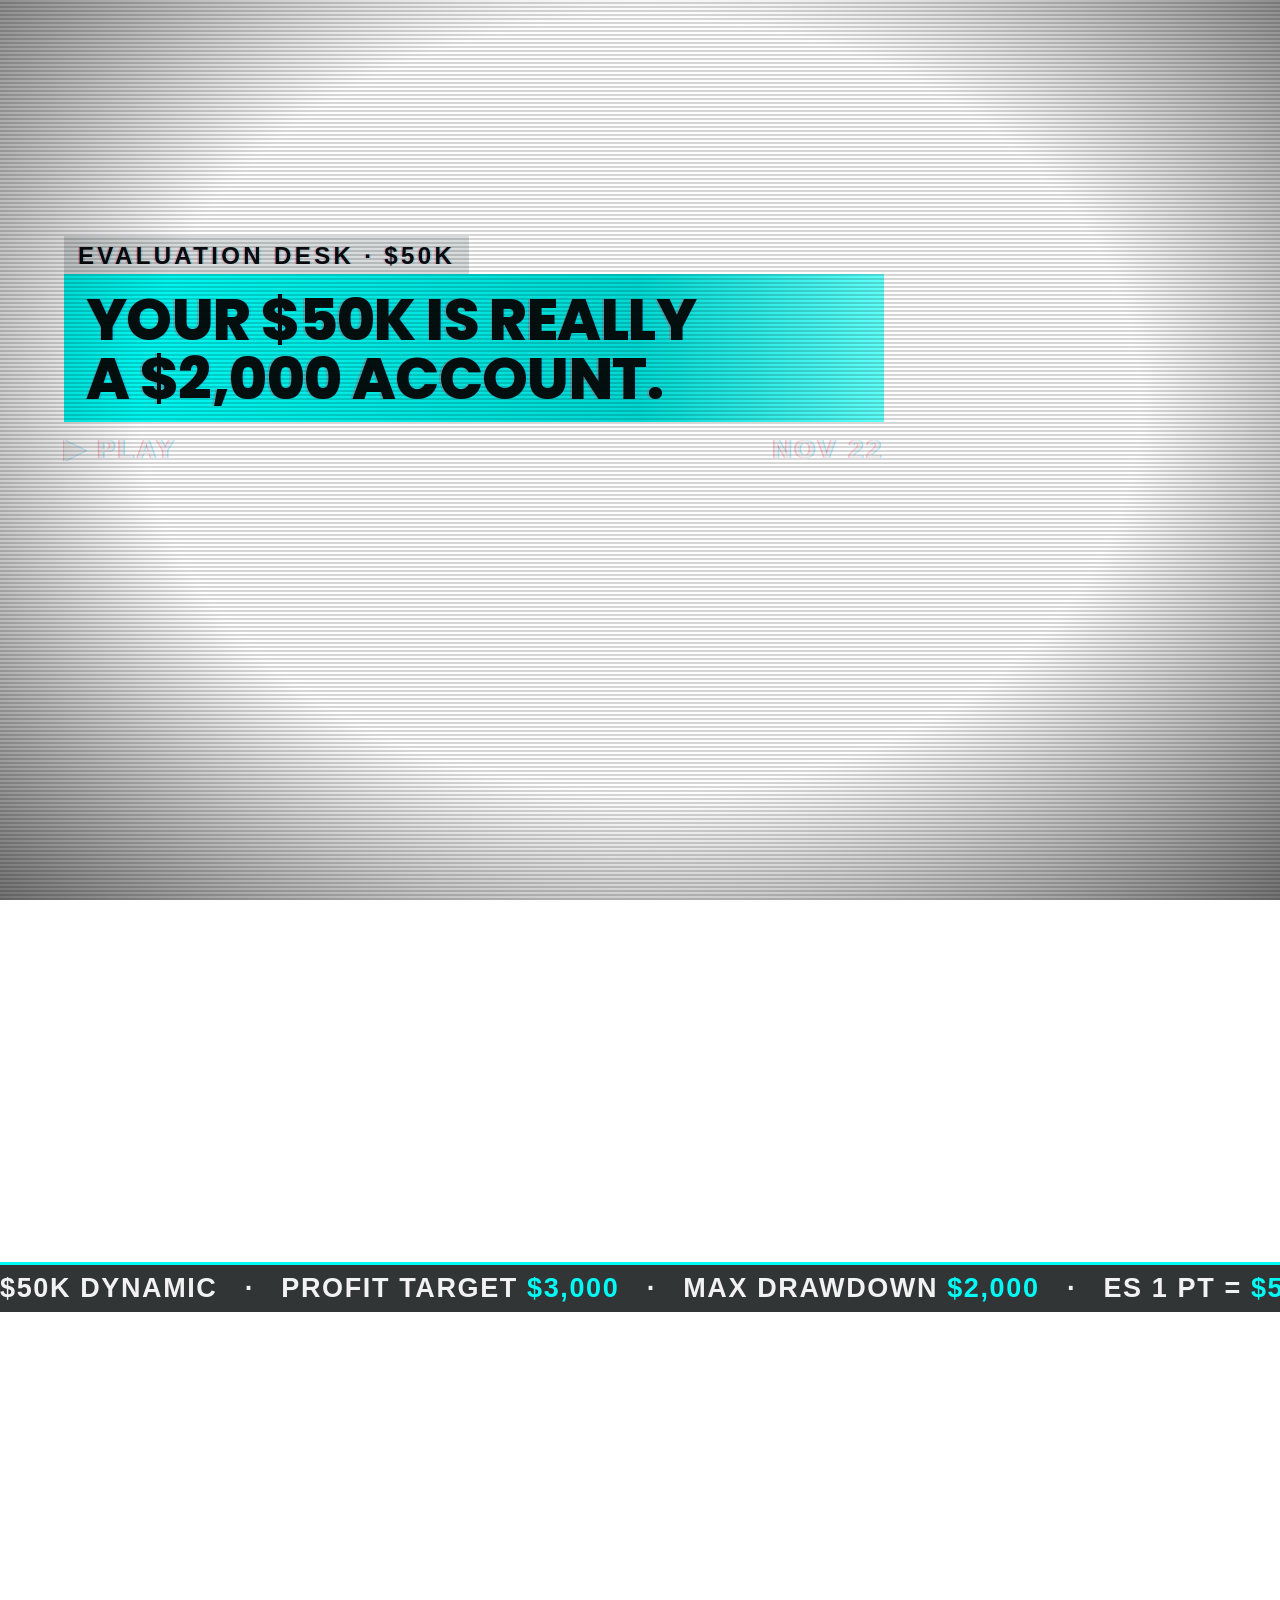
<file: source/motion90/dd.html>
<!doctype html>
<html><head><meta charset="utf-8">
<style>
@font-face{font-family:P;src:url(file:///usr/share/fonts/truetype/google-fonts/Poppins-Regular.ttf);font-weight:400}
@font-face{font-family:P;src:url(file:///usr/share/fonts/truetype/google-fonts/Poppins-Medium.ttf);font-weight:500}
@font-face{font-family:P;src:url(fonts/Poppins-SemiBold.ttf);font-weight:600}
@font-face{font-family:P;src:url(file:///usr/share/fonts/truetype/google-fonts/Poppins-Bold.ttf);font-weight:700}
@font-face{font-family:P;src:url(fonts/Poppins-ExtraBold.ttf);font-weight:800}
*{margin:0;padding:0;box-sizing:border-box}
html,body{width:1080px;height:1920px;background:transparent;overflow:hidden;font-family:P,sans-serif;color:#F2F2F2}
#stage{position:absolute;inset:0}
#plate{position:absolute;inset:0;display:none}
.fringe{text-shadow:-1.5px 0 rgba(255,40,90,.28),1.5px 0 rgba(0,190,255,.32)}
/* header */
#hdr{position:absolute;left:64px;top:236px;width:820px}
#hdr .tab{display:inline-block;background:#D9DCDC;color:#0B0C0D;font-weight:700;font-size:24px;letter-spacing:.14em;padding:6px 14px 4px}
#hdr .bar{background:linear-gradient(90deg,#00FBF4,#00D9D3 70%,#5FFFF9);color:#04100F;font-weight:800;font-size:58px;line-height:1.02;letter-spacing:-.01em;padding:16px 22px 14px;text-transform:uppercase}
#hdr .meta{display:flex;justify-content:space-between;font-weight:700;font-size:26px;letter-spacing:.12em;margin-top:12px;color:#F2F2F2}
/* props */
.prop{position:absolute;left:76px;width:864px;top:610px;display:none}
.panel{background:rgba(9,12,13,.86);border:2px solid #2A3236;box-shadow:0 0 0 6px rgba(0,0,0,.35)}
.ptab{position:absolute;top:-19px;left:22px;background:#0B0C0D;border:2px solid #2A3236;color:#AFAFAF;font-weight:700;font-size:24px;letter-spacing:.14em;padding:2px 12px}
/* LED board */
#board{padding:46px 34px 34px}
.brow{display:flex;align-items:center;height:118px}
.brow .lab{width:270px;font-weight:700;font-size:26px;letter-spacing:.12em;color:#AFAFAF}
.brow canvas{display:block}
/* win95 */
.win{background:#C3C7C7;border:3px solid;border-color:#F0F2F2 #3E4444 #3E4444 #F0F2F2;box-shadow:6px 8px 0 rgba(0,0,0,.45)}
.win .tb{height:52px;background:linear-gradient(90deg,#0E5F5D,#159794);display:flex;align-items:center;justify-content:space-between;padding:0 10px 0 16px;color:#F2F2F2;font-weight:700;font-size:26px;letter-spacing:.04em}
.win .x{width:34px;height:30px;background:#C3C7C7;border:2px solid;border-color:#F0F2F2 #3E4444 #3E4444 #F0F2F2;color:#0B0C0D;font-size:22px;line-height:24px;text-align:center;font-weight:800}
.win .bd{padding:30px 34px;color:#111;font-size:34px}
.sunk{background:#E4E6E6;border:3px solid;border-color:#3E4444 #F0F2F2 #F0F2F2 #3E4444;height:52px;position:relative;overflow:hidden}
.btn{display:inline-block;min-width:170px;text-align:center;padding:10px 20px;background:#C3C7C7;border:3px solid;border-color:#F0F2F2 #3E4444 #3E4444 #F0F2F2;font-weight:600;font-size:30px;color:#111;outline:2px dotted #111;outline-offset:-10px}
/* CRT */
.crt{background:#050808;border-radius:26px;border:14px solid #1A1F21;box-shadow:inset 0 0 80px rgba(0,251,244,.08),0 0 0 3px #2A3236;overflow:hidden;position:relative}
.tt{height:58px;background:#00FBF4;color:#04100F;display:flex;justify-content:space-between;align-items:center;padding:0 22px;font-weight:800;font-size:28px;letter-spacing:.04em}
.ex{position:absolute;right:20px;bottom:16px;font-weight:700;font-size:24px;letter-spacing:.14em;color:#AFAFAF;border:2px solid #4A5356;padding:2px 10px}
/* captions */
#cap{position:absolute;left:70px;right:70px;top:1100px;height:140px;display:flex;align-items:center;justify-content:center;text-align:center;font-weight:700;font-size:56px;line-height:1.16;letter-spacing:-.01em}
#cap span{color:#6F7878;transition:none}
#cap span.on{color:#F2F2F2}
#cap span.k.on{color:#00FBF4}
#cap span{text-shadow:0 3px 14px rgba(0,0,0,.9)}
/* ticker */
#tick{position:absolute;left:0;right:0;top:1262px;height:50px;background:rgba(6,9,10,.82);border-top:3px solid #00FBF4;overflow:hidden}
#tick .in{position:absolute;top:8px;white-space:nowrap;font-weight:700;font-size:27px;letter-spacing:.06em}
#tick b{color:#00FBF4;font-weight:700}
/* fx */
#scan{position:absolute;inset:0;background:repeating-linear-gradient(0deg,rgba(0,0,0,.16) 0 2px,transparent 2px 4px);pointer-events:none}
#vig{position:absolute;inset:0;background:radial-gradient(ellipse at 50% 45%,transparent 55%,rgba(0,0,0,.55));pointer-events:none}
#noise{position:absolute;inset:0;display:none}
#off{position:absolute;inset:0;display:none;background:#000}
#off i{position:absolute;left:50%;top:50%;background:#EAFFFE;box-shadow:0 0 40px #00FBF4}
#end{position:absolute;inset:0;background:radial-gradient(900px 700px at 50% 40%,#0F1A1B,#060808 70%);display:none}
#end .q{position:absolute;left:90px;right:90px;top:640px;text-align:center;font-weight:700;font-size:66px;line-height:1.15;letter-spacing:-.02em}
#end .pill{position:absolute;left:50%;transform:translateX(-50%);top:930px;border:3px solid #00FBF4;border-radius:999px;padding:16px 46px;font-weight:700;font-size:36px;letter-spacing:.08em;color:#00FBF4;box-shadow:0 0 26px rgba(0,251,244,.45),inset 0 0 18px rgba(0,251,244,.18);white-space:nowrap}
#end .lib{position:absolute;left:0;right:0;top:1046px;text-align:center;font-weight:700;font-size:40px;letter-spacing:.14em}
#end .disc{position:absolute;left:150px;right:150px;top:1230px;text-align:center;font-size:26px;line-height:1.45;color:#AFAFAF}
</style></head><body>
<div id="stage">
  <canvas id="plate" width="1080" height="1920"></canvas>

  <!-- LED board -->
  <div class="prop panel" id="pBoard"><div class="ptab">EVAL BOARD · $50K DYNAMIC</div>
    <div id="board">
      <div class="brow"><div class="lab" id="l0">ACCOUNT</div><canvas id="c0" width="520" height="96"></canvas></div>
      <div class="brow"><div class="lab" id="l1">TARGET</div><canvas id="c1" width="520" height="96"></canvas></div>
      <div class="brow"><div class="lab" id="l2">DRAWDOWN</div><canvas id="c2" width="520" height="96"></canvas></div>
    </div>
  </div>

  <!-- Win95: checking, then the error -->
  <div class="prop win" id="pChk" style="top:640px"><div class="tb"><span>EVALUATION.EXE</span><span class="x">×</span></div>
    <div class="bd"><div style="font-weight:600;margin-bottom:18px">Checking your account…</div><div class="sunk"><div id="chkFill" style="position:absolute;left:6px;top:6px;bottom:6px;width:0"></div></div></div>
  </div>
  <div class="prop win" id="pErr" style="top:600px;left:96px;width:824px"><div class="tb"><span>EVALUATION.EXE</span><span class="x">×</span></div>
    <div class="bd" style="display:flex;gap:30px">
      <svg width="92" height="92" viewBox="0 0 92 92" style="flex:none"><circle cx="46" cy="46" r="40" fill="#5E6668" stroke="#2A3033" stroke-width="4"/><path d="M30 30 L62 62 M62 30 L30 62" stroke="#F2F2F2" stroke-width="10" stroke-linecap="round"/></svg>
      <div style="flex:1">
        <div style="font-weight:700;font-size:38px">Max drawdown reached.</div>
        <div style="font-size:34px;margin-top:6px">This evaluation has ended.</div>
        <div id="errSel" style="margin-top:26px;font-size:32px;padding:6px 12px;display:flex;justify-content:space-between"><span>Max drawdown</span><b>$2,000</b></div>
        <div style="margin-top:30px;text-align:right"><span class="btn">OK</span></div>
      </div>
    </div>
  </div>

  <!-- CRT teletext: ruler -->
  <div class="prop crt" id="pRule" style="top:590px;height:492px"><div class="tt"><span>P140 · ONE CONTRACT</span><span>$2,000 IN POINTS</span></div>
    <canvas id="ruler" width="836" height="406"></canvas><div class="ex">EXAMPLE</div></div>

  <!-- CRT teletext: candle + battery -->
  <div class="prop crt" id="pDrop" style="top:590px;height:492px"><div class="tt"><span>ES · 1 CONTRACT</span><span>BUSY MORNING</span></div>
    <canvas id="drop" width="836" height="406"></canvas><div class="ex">EXAMPLE</div></div>

  <!-- Notepad -->
  <div class="prop win" id="pPad" style="top:620px"><div class="tb"><span>SIZING.TXT</span><span class="x">×</span></div>
    <div class="bd" style="background:#0C1112;margin:10px;border:3px solid;border-color:#3E4444 #F0F2F2 #F0F2F2 #3E4444;color:#F2F2F2;font-weight:600;font-size:40px;line-height:1.7;padding:26px 30px;min-height:300px">
      <div id="t0" style="color:#AFAFAF"></div><div id="t1"></div><div id="t2"></div>
    </div>
  </div>

  <div id="cap"></div>
  <div id="tick"><div class="in" id="tickIn"></div></div>

  <div id="hdr" class="fringe">
    <div class="tab">EVALUATION DESK · $50K</div>
    <div class="bar">Your $50K is really<br>a $2,000 account.</div>
    <div class="meta"><span>▶ PLAY</span><span>NOV 22</span></div>
  </div>

  <div id="end">
    <div class="q">How many losing trades could your <span style="color:#00FBF4">drawdown</span> take?</div>
    <div class="pill">JOIN OUR DISCORD</div>
    <div class="lib">LINK IN BIO</div>
    <div class="disc">Example only, using the $50K Dynamic evaluation's figures. Halcyon offers simulated educational accounts. Results not guaranteed. T&amp;C apply.</div>
  </div>
  <div id="scan"></div><div id="vig"></div>
  <canvas id="noise" width="270" height="480"></canvas>
  <div id="off"><i id="offLine"></i></div>
</div>
<script>
const PREVIEW = location.search.includes('plates');
const OFF=0.42; // asr time -> video time (voice starts at 0.2 s, ASR runs about 0.22 s early)
// ---------- 5x7 LED font ----------
const F={'0':['01110','10001','10011','10101','11001','10001','01110'],'1':['00100','01100','00100','00100','00100','00100','01110'],
'2':['01110','10001','00001','00010','00100','01000','11111'],'3':['11110','00001','00001','01110','00001','00001','11110'],
'4':['00010','00110','01010','10010','11111','00010','00010'],'5':['11111','10000','11110','00001','00001','10001','01110'],
'6':['00110','01000','10000','11110','10001','10001','01110'],'7':['11111','00001','00010','00100','01000','01000','01000'],
'8':['01110','10001','10001','01110','10001','10001','01110'],'9':['01110','10001','10001','01111','00001','00010','01100'],
'$':['00100','01111','10100','01110','00101','11110','00100'],',':['00000','00000','00000','00000','00110','00100','01000'],
'?':['01110','10001','00001','00010','00100','00000','00100'],' ':['00000','00000','00000','00000','00000','00000','00000']};
function led(cv,text,state,reveal){ // state: 0 off, 1 dim (grey), 2 lit (cyan). reveal 0..1 left-to-right scan
  const x=cv.getContext('2d');x.clearRect(0,0,cv.width,cv.height);
  const P=12.6,R=4.6,cols=Math.floor(cv.width/P);
  let bits=[];for(let r=0;r<7;r++)bits.push(new Array(cols).fill(0));
  let c=0;for(const ch of text){const g=F[ch]||F[' '];for(let r=0;r<7;r++)for(let k=0;k<5;k++)if(g[r][k]=='1'&&c+k<cols)bits[r][c+k]=1;c+=6;}
  const oy=(cv.height-7*P)/2+P/2;
  for(let r=0;r<7;r++)for(let k=0;k<cols;k++){const on=bits[r][k]&&state>0&&(k/cols)<=reveal;
    x.beginPath();x.arc(k*P+P/2,oy+r*P,R,0,7);
    if(on&&state==2){x.fillStyle='#00FBF4';x.shadowColor='rgba(0,251,244,.8)';x.shadowBlur=10;}
    else if(on){x.fillStyle='#8C9696';x.shadowBlur=0;}
    else{x.fillStyle='rgba(0,251,244,.07)';x.shadowBlur=0;}
    x.fill();}
  x.shadowBlur=0;
}
// ---------- helpers ----------
const $=id=>document.getElementById(id);
const cl=(v,a=0,b=1)=>Math.max(a,Math.min(b,v));
const ease=t=>1-Math.pow(1-cl(t),3);
function show(id,on){$(id).style.display=on?'block':'none'}
// ---------- captions ----------
const ASR=[0.0,0.2,0.64,0.76,1.6,1.8,2.24,2.4,2.64,3.04,3.36,4.08,4.4,4.64,5.08,5.2,5.36,5.6,6.0,6.32,6.72,7.28,7.48,7.84,8.08,8.6,8.88,9.8,10.0,10.16,10.4,10.84,11.24,11.6,11.92,12.44,12.72,13.04,13.24,13.44,14.08,14.4,14.88,15.44,15.68,15.96,16.48,16.88,17.2,17.76,18.04,18.48,18.84,19.0,19.2,19.36,19.64,20.08,20.72,21.2,21.8,22.12,22.48,22.6,22.76,23.04,23.36,23.84,24.2,24.56,24.72,25.36,25.6,25.92,26.32,26.72,26.92,27.32];
const T=i=>ASR[i]+OFF;
const CH=[[['Your',0],['$50K',1,1],['evaluation',3]],[['is',4],['really',5],['a',6],['$2,000',7,1],['account.',10]],
[['Everyone',11],['stares',13],['at',14],['the',15]],[['$3,000',16,1],['profit',19],['target.',20]],
[['The',21],['number',22],['that',23],['actually',24],['ends',25],['evaluations',26]],[['is',27],['the',28],['$2,000',29,1],['max',32],['drawdown.',33,1]],
[['On',35],['one',36],['ES',37,1],['contract,',39]],[["that's",40],['40 points.',41,1]],
[['On',43],['one',44],['micro,',45,1]],[["it's",46],['400.',47,1]],
[['And',49],['40 points',50,1],['can',52],['go',53]],[['in',54],['one',55],['busy',56],['morning.',57]],
[['So',58],['size',59],['every',60],['trade',61]],[['from',62],['the',63],['drawdown',64,1],['first,',66]],[['then',67],['plan',68],['the',69],['target.',70]],
[['How',71],['many',72],['losing',73],['trades',74]],[['could',75],['yours',76],['take?',77]]];
let lastCh=-1;
function caps(t){
  let ci=-1;for(let i=0;i<CH.length;i++){if(t>=T(CH[i][0][1])-0.06)ci=i;}
  if(t>=28.35)ci=-1;
  if(ci>=0){const lastW=CH[ci][CH[ci].length-1][1];const nxt=ci+1<CH.length?T(CH[ci+1][0][1])-0.06:99;
    if(t>Math.min(nxt,T(lastW)+0.9))ci=-1;}
  const el=$('cap');
  if(ci<0){el.innerHTML='';lastCh=-1;return;}
  if(ci!==lastCh){el.innerHTML='<div>'+CH[ci].map(w=>`<span class="${w[2]?'k':''}">${w[0]}</span>`).join(' ')+'</div>';lastCh=ci;}
  [...el.firstChild.children].forEach((s,j)=>{s.classList.toggle('on',t>=T(CH[ci][j][1])-0.03)});
}
// ---------- ticker ----------
const TK=['$50K DYNAMIC','PROFIT TARGET <b>$3,000</b>','MAX DRAWDOWN <b>$2,000</b>','ES 1 PT = <b>$50</b>','MES 1 PT = <b>$5</b>','$2,000 = <b>40 ES PTS</b>','$2,000 = <b>400 MES PTS</b>','FLAT BY <b>4:45 PM ET</b>'];
$('tickIn').innerHTML=(TK.join('&nbsp;&nbsp;&nbsp;·&nbsp;&nbsp;&nbsp;')+'&nbsp;&nbsp;&nbsp;·&nbsp;&nbsp;&nbsp;').repeat(4);
// ---------- ruler (ES 40 blocks, MES 400 blocks) ----------
function ruler(t){
  const cv=$('ruler'),x=cv.getContext('2d');x.clearRect(0,0,cv.width,cv.height);
  const a1=T(41)-0.05,a2=T(47)-0.05;
  x.font='700 30px P';x.fillStyle='#AFAFAF';x.fillText('1 ES',40,62);
  x.font='500 26px P';x.fillText('$50 a point',40,96);
  const n1=Math.round(40*ease((t-a1)/0.5));
  for(let i=0;i<40;i++){const bx=230+(i%20)*28,by=34+Math.floor(i/20)*30;x.fillStyle=i<n1?'#00FBF4':'rgba(0,251,244,.08)';x.fillRect(bx,by,22,24);}
  if(t>a1){x.globalAlpha=ease((t-a1)/0.3);x.font='800 64px P';x.fillStyle='#00FBF4';x.fillText(n1+' PTS',230,158);x.globalAlpha=1;}
  // MES
  if(t>T(43)-0.1){
    x.globalAlpha=ease((t-T(43)+0.1)/0.25);
    x.font='700 30px P';x.fillStyle='#AFAFAF';x.fillText('1 MES',40,222);x.font='500 26px P';x.fillText('$5 a point',40,256);
    const n2=Math.round(400*ease((t-a2)/0.6));
    for(let i=0;i<400;i++){const bx=230+(i%40)*14,by=196+Math.floor(i/40)*12;x.fillStyle=i<n2?'#00FBF4':'rgba(0,251,244,.08)';x.fillRect(bx,by,10,10);}
    if(t>a2){x.font='800 64px P';x.fillStyle='#00FBF4';x.fillText(n2+' PTS',230,384);}
    x.globalAlpha=1;
  }
}
// ---------- candle drop + battery ----------
function drop(t){
  const cv=$('drop'),x=cv.getContext('2d');x.clearRect(0,0,cv.width,cv.height);
  const a=T(50)-0.05;
  // block chart: flat path then one big down candle
  x.strokeStyle='rgba(175,175,175,.25)';x.setLineDash([6,8]);x.beginPath();x.moveTo(30,90);x.lineTo(520,90);x.stroke();x.setLineDash([]);
  const path=[0,4,-2,6,2,-3,5,1,3];
  for(let i=0;i<path.length;i++){const bx=40+i*42,by=88-path[i]*3;x.fillStyle='#00FBF4';x.fillRect(bx,by-10,30,20);}
  const p=ease((t-a)/0.45);const top=72,hgt=170*p;
  if(t>a){x.fillStyle='rgba(175,175,175,.18)';x.strokeStyle='#AFAFAF';x.lineWidth=4;x.fillRect(430,top,48,hgt);x.strokeRect(430,top,48,hgt);
    // down arrow
    x.fillStyle='#AFAFAF';x.beginPath();x.moveTo(454,top+hgt+44);x.lineTo(430,top+hgt+12);x.lineTo(478,top+hgt+12);x.closePath();x.fill();
    x.globalAlpha=ease((t-a-0.2)/0.3);x.font='800 66px P';x.fillStyle='#F2F2F2';x.fillText('−40 PTS',510,top+hgt-6);x.globalAlpha=1;}
  // battery
  const b0=a+0.45,b1=T(57)+0.25;const lvl=1-ease((t-b0)/(b1-b0));
  x.font='700 28px P';x.fillStyle='#AFAFAF';x.fillText('DRAWDOWN',40,316);
  x.strokeStyle='#AFAFAF';x.lineWidth=4;x.strokeRect(40,334,580,60);x.fillStyle='#AFAFAF';x.fillRect(624,350,14,28);
  const seg=10;for(let i=0;i<seg;i++){const on=(i+1)/seg<=lvl+0.0001;x.fillStyle=on?'#00FBF4':'rgba(0,251,244,.08)';x.fillRect(50+i*57,343,49,42);}
  if(t>b1-0.05){x.globalAlpha=ease((t-b1+0.05)/0.25);x.font='700 30px P';x.fillStyle='#F2F2F2';x.fillText('USED 100%',460,316);x.globalAlpha=1;}
}
// ---------- typing ----------
function typed(el,txt,a,b,t,cursor){const n=Math.floor(txt.length*cl((t-a)/(b-a)));
  el.innerHTML=txt.slice(0,n).replace(/\$2,000|\$3,000/g,m=>`<span style="color:#00FBF4">${m}</span>`)+(cursor&&Math.floor(t*2.4)%2==0?'<span style="color:#00FBF4">▌</span>':'');}
// ---------- noise ----------
function noise(on,seed){const cv=$('noise');cv.style.display=on?'block':'none';if(!on)return;
  cv.style.width='1080px';cv.style.height='1920px';const x=cv.getContext('2d'),d=x.createImageData(270,480);
  let s=seed*99991+7;for(let i=0;i<d.data.length;i+=4){s=(s*1103515245+12345)&0x7fffffff;const v=(s>>16)&255;d.data[i]=d.data[i+1]=d.data[i+2]=v;d.data[i+3]=255;}
  x.putImageData(d,0,0);}
// ---------- preview plates ----------
const PL={A:[18,14,10],B:[12,15,17],C:[10,13,18],D:[8,14,14],E:[17,13,9],F:[16,12,9]};
let dotCv=null;
function dots(){if(dotCv)return dotCv;dotCv=document.createElement('canvas');dotCv.width=1080;dotCv.height=1920;const x=dotCv.getContext('2d');
  for(let yy=9;yy<1920;yy+=18)for(let xx=9;xx<1080;xx+=18){x.fillStyle='rgba(0,251,244,.07)';x.beginPath();x.arc(xx,yy,3.2,0,7);x.fill();}return dotCv;}
function plate(t,k){const cv=$('plate');if(!PREVIEW){cv.style.display='none';return;}cv.style.display='block';const x=cv.getContext('2d');
  const c=PL[k]||PL.C;const g=x.createLinearGradient(0,0,0,1920);g.addColorStop(0,'#060808');g.addColorStop(.45,`rgb(${c[0]},${c[1]},${c[2]})`);g.addColorStop(1,'#040505');x.fillStyle=g;x.fillRect(0,0,1080,1920);
  x.drawImage(dots(),0,0);
  // a soft band of light rolls down the LED wall, like a CRT refresh
  const by=((t*260)%2600)-340;const lg=x.createLinearGradient(0,by-220,0,by+220);lg.addColorStop(0,'rgba(0,251,244,0)');lg.addColorStop(.5,'rgba(0,251,244,.07)');lg.addColorStop(1,'rgba(0,251,244,0)');x.fillStyle=lg;x.fillRect(0,by-220,1080,440);
  // dim lit dots that blink in patches
  for(let i=0;i<60;i++){const s=(i*7919)%997;const xx=9+((s*37)%60)*18,yy=9+((s*53+i*11)%106)*18;const on=Math.sin(t*2.3+i)>0.55;if(!on)continue;x.fillStyle='rgba(0,251,244,.28)';x.beginPath();x.arc(xx,yy,3.2,0,7);x.fill();}
}
// ---------- timeline ----------
const CUTS=[4.18,7.5,12.6,18.0,20.77,25.5];
const SEG=[[0,'A'],[4.18,'B'],[7.5,'C'],[12.6,'D'],[18.0,'E'],[20.77,'F'],[25.5,'C']];
window.DUR=31.6;
window.seek=function(t){
  let k='A';for(const s of SEG)if(t>=s[0])k=s[1];plate(t,k);
  const endOn=t>=28.75;
  // board: shown 0-7.5 and 25.5-28.35
  const bOn=(t<7.5)||(t>=25.5&&t<28.35);show('pBoard',bOn);
  if(bOn){
    if(t<7.5){
      $('l0').textContent='ACCOUNT';$('l1').textContent='TARGET';$('l2').textContent='DRAWDOWN';
      // count up account
      const a0=T(1)-0.05;const v=Math.round(50*ease((t-a0)/0.45));
      const acc=t<a0?0:(t<T(7)-0.05?2:1);
      led($('c0'),'$'+(v>=50?'50,000':String(v*1000).replace(/\B(?=(\d{3})+$)/g,',')),acc,1);
      const tg=T(16)-0.05;let ts=t<tg?0:2;if(t>=tg&&t<7.3){const blink=Math.floor((t-tg)/0.22);if(blink<6&&blink%2==1)ts=1;}
      led($('c1'),'$3,000',ts,t<tg?0:ease((t-tg)/0.25));
      const dd=T(7)-0.05;const ds=t<dd?0:(t<T(13)?2:1);
      led($('c2'),'$2,000',ds,ease((t-dd)/0.35));
    } else {
      $('l0').textContent='DRAWDOWN';$('l1').textContent='LOSING TRADES';$('l2').textContent='';
      led($('c0'),'$2,000',2,1);
      const q=T(73)-0.05;let qs=t<q?0:2;if(t>=q&&Math.floor((t-q)/0.35)%2==1)qs=1;
      led($('c1'),'?',qs,1);led($('c2'),'',0,1);
    }
  }
  // checking + error
  show('pChk',t>=7.5&&t<T(25)-0.05);
  $('chkFill').style.width=(cl((t-7.6)/(T(25)-0.1-7.6))*92)+'%';$('chkFill').style.background='repeating-linear-gradient(90deg,#0E7F7C 0 26px,transparent 26px 32px)';
  show('pErr',t>=T(25)-0.05&&t<12.6);
  const sel=t>=T(29)-0.05;$('errSel').style.background=sel?'#0E5F5D':'transparent';$('errSel').style.color=sel?'#F2F2F2':'#111';
  // ruler, drop, pad
  show('pRule',t>=12.6&&t<18.0);if(t>=12.6&&t<18.0)ruler(t);
  show('pDrop',t>=18.0&&t<20.77);if(t>=18.0&&t<20.77)drop(t);
  show('pPad',t>=20.77&&t<25.5);
  if(t>=20.77&&t<25.5){typed($('t0'),'Before every trade:',T(59)-0.05,T(61)+0.3,t,t<T(64)-0.1);typed($('t1'),'1. Drawdown first: $2,000',T(64)-0.1,T(66)+0.25,t,t>=T(64)-0.1&&t<T(67)-0.1);typed($('t2'),'2. Then the target: $3,000',T(67)-0.05,T(70)+0.05,t,t>=T(67)-0.1);}
  // captions, ticker
  caps(t);
  $('tickIn').style.left=(-((t*95)%1800))+'px';
  // glitch: static bursts at cuts
  let nOn=false;for(const c of CUTS)if(t>=c-0.07&&t<c+0.08)nOn=true;noise(nOn,Math.floor(t*30));
  // header + ticker hide during switch-off / end
  const hide=t>=28.35;$('hdr').style.display=hide?'none':'block';$('tick').style.display=hide?'none':'block';$('cap').style.display=hide?'none':'flex';
  // TV switch-off 28.35 -> 28.75
  const off=t>=28.35&&t<28.75;show('off',off);
  if(off){const p=(t-28.35)/0.4;const L=$('offLine');let w,h;if(p<0.45){w=1080;h=Math.max(6,1920*(1-p/0.45));}else{w=Math.max(8,1080*(1-(p-0.45)/0.45));h=6;}
    if(p>0.92){w=8;h=8;}L.style.width=w+'px';L.style.height=h+'px';L.style.marginLeft=(-w/2)+'px';L.style.marginTop=(-h/2)+'px';L.style.opacity=p>0.97?0:1;}
  show('end',endOn);
  if(endOn){$('end').style.opacity=cl((t-28.75)/0.25);}
  // gentle frame jitter on overlays (taped feel)
  const j=Math.sin(t*37.1)*0.8+Math.sin(t*91.7)*0.6;$('hdr').style.transform=`translate(${j.toFixed(2)}px,${(Math.sin(t*53.3)*0.6).toFixed(2)}px)`;
};
</script></body></html>
</file>
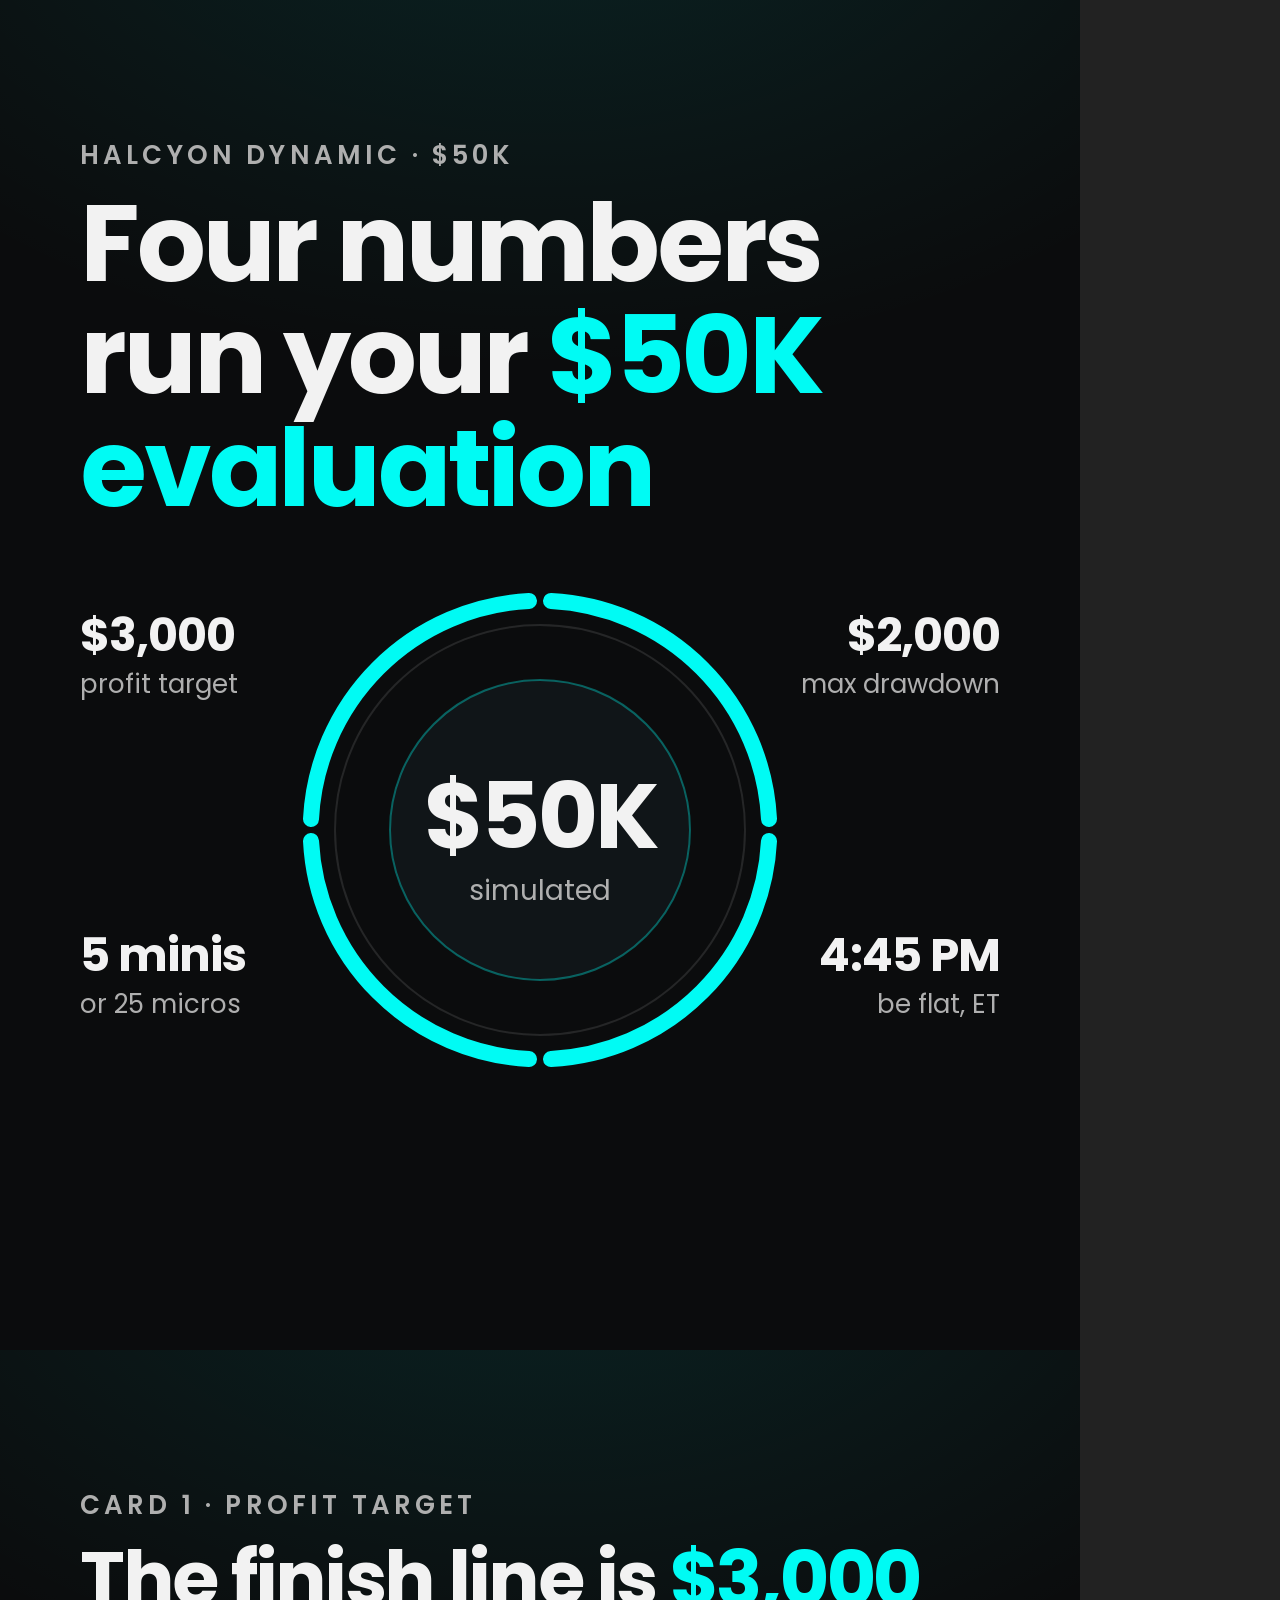
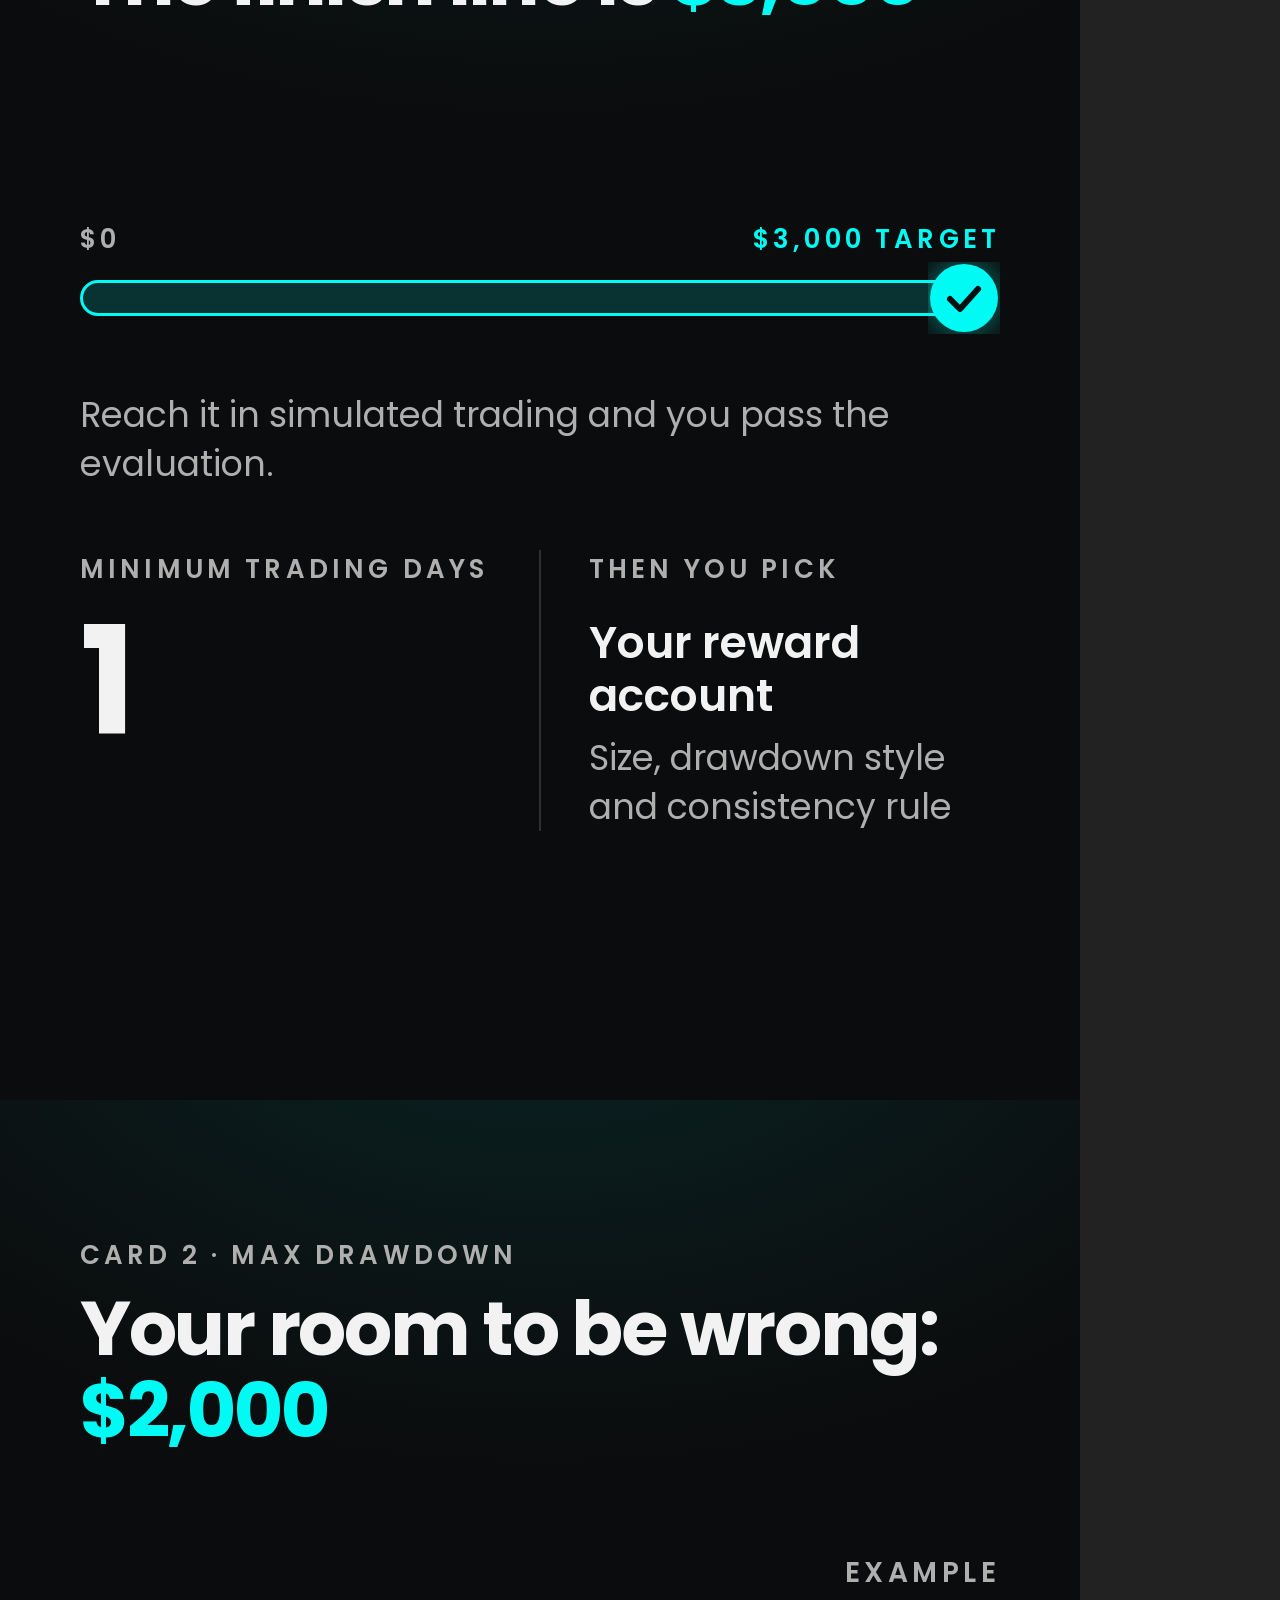
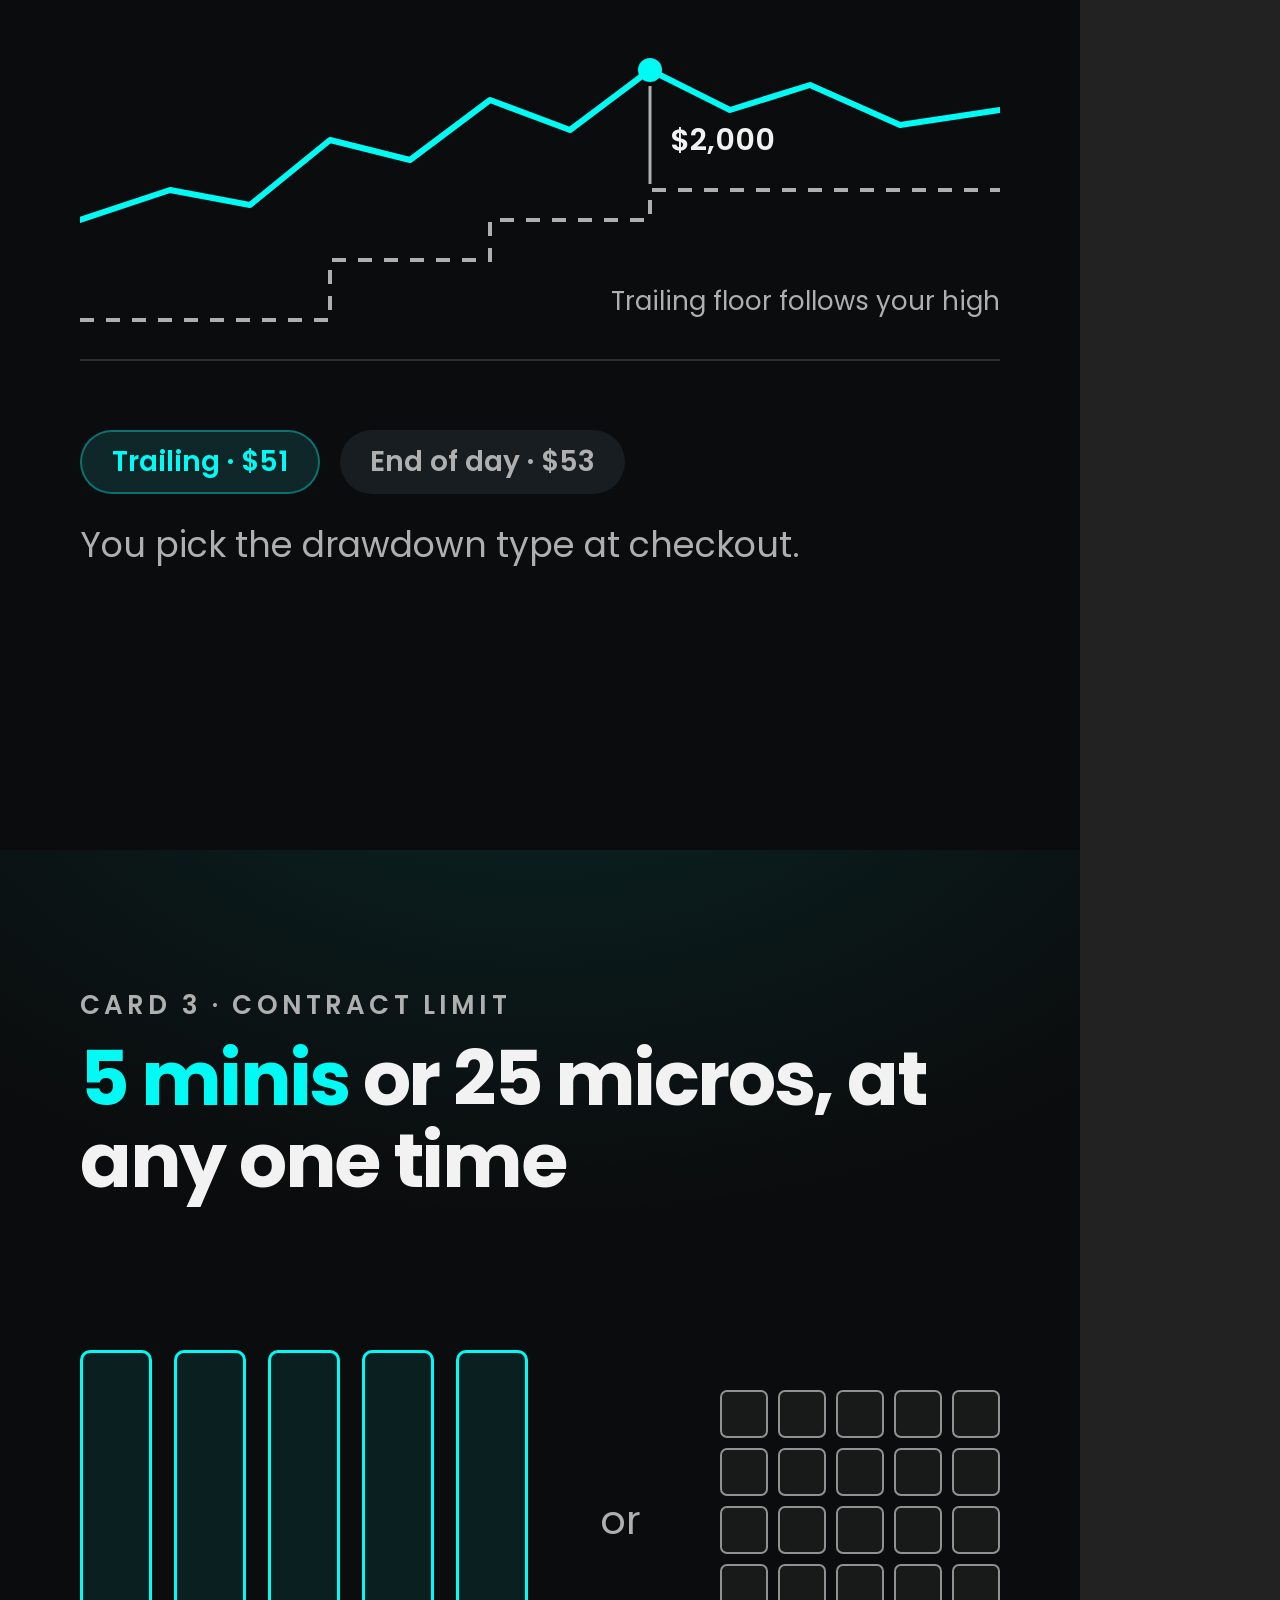
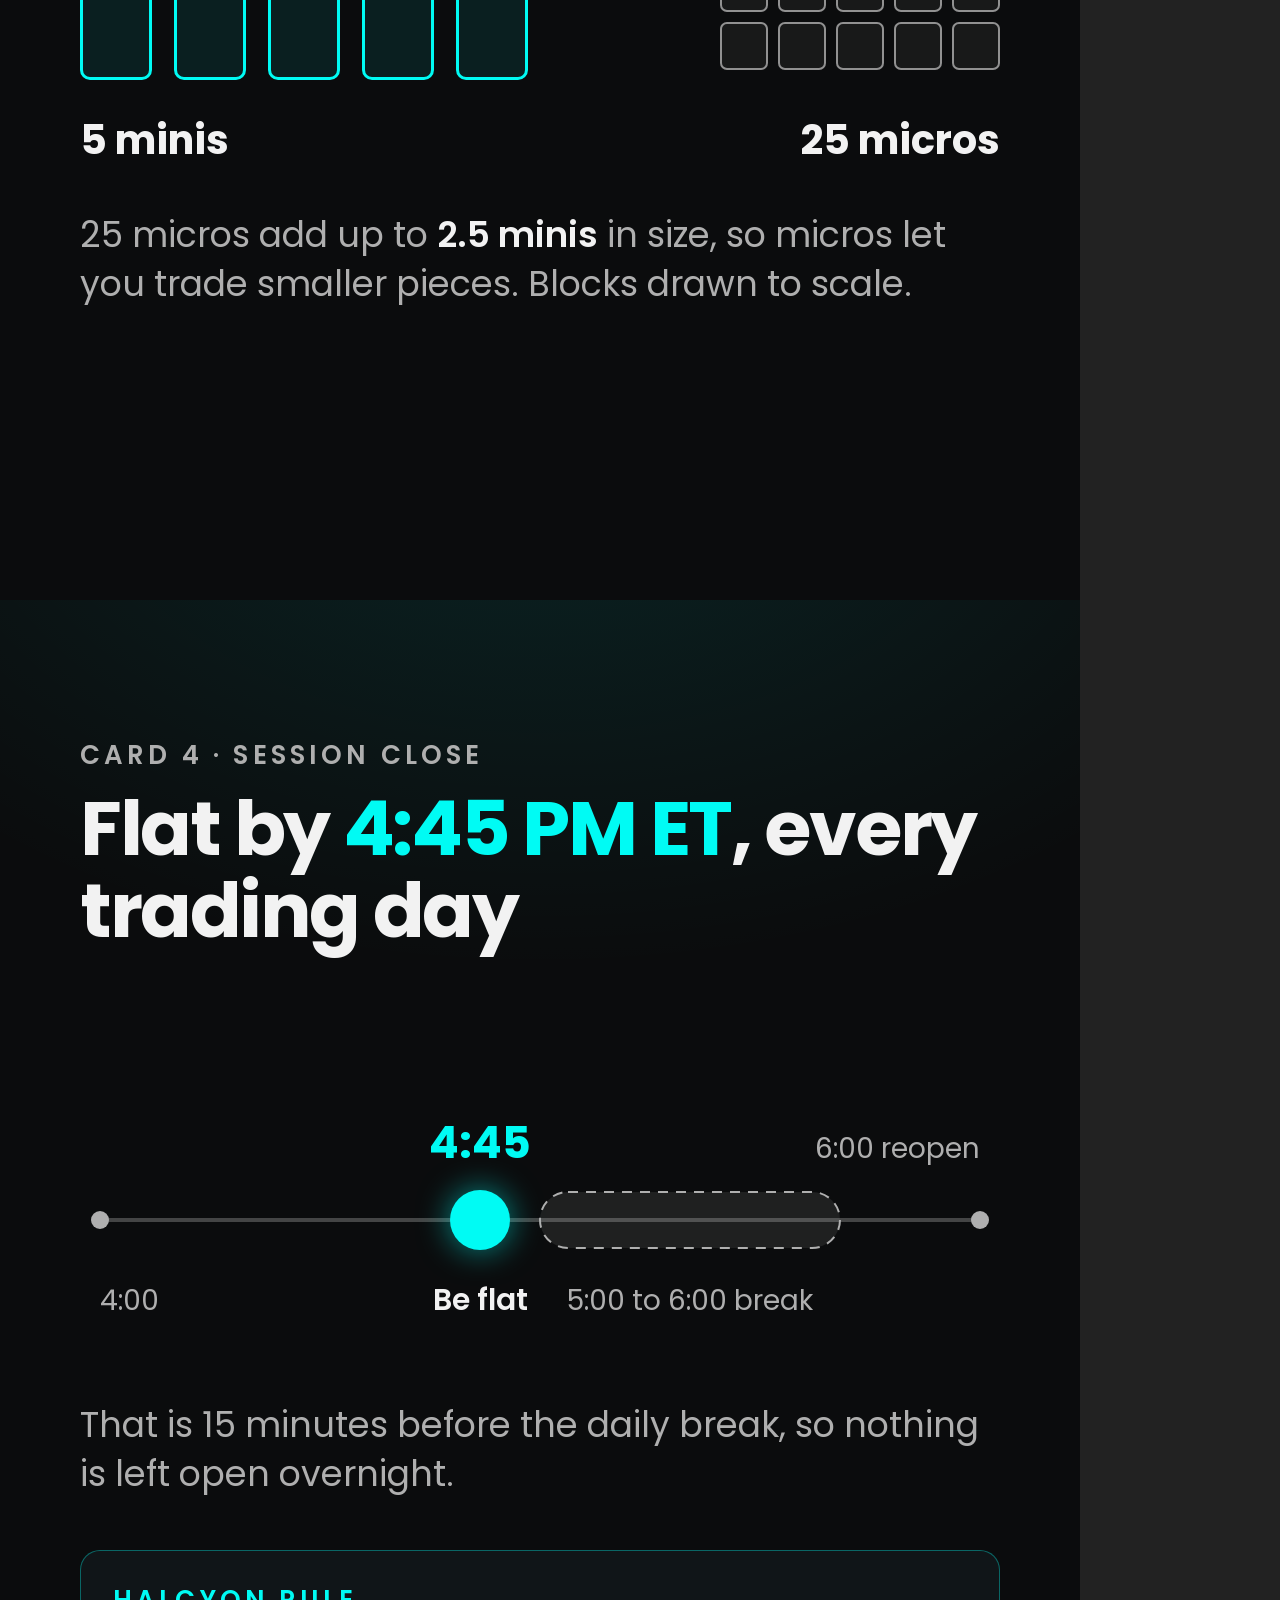
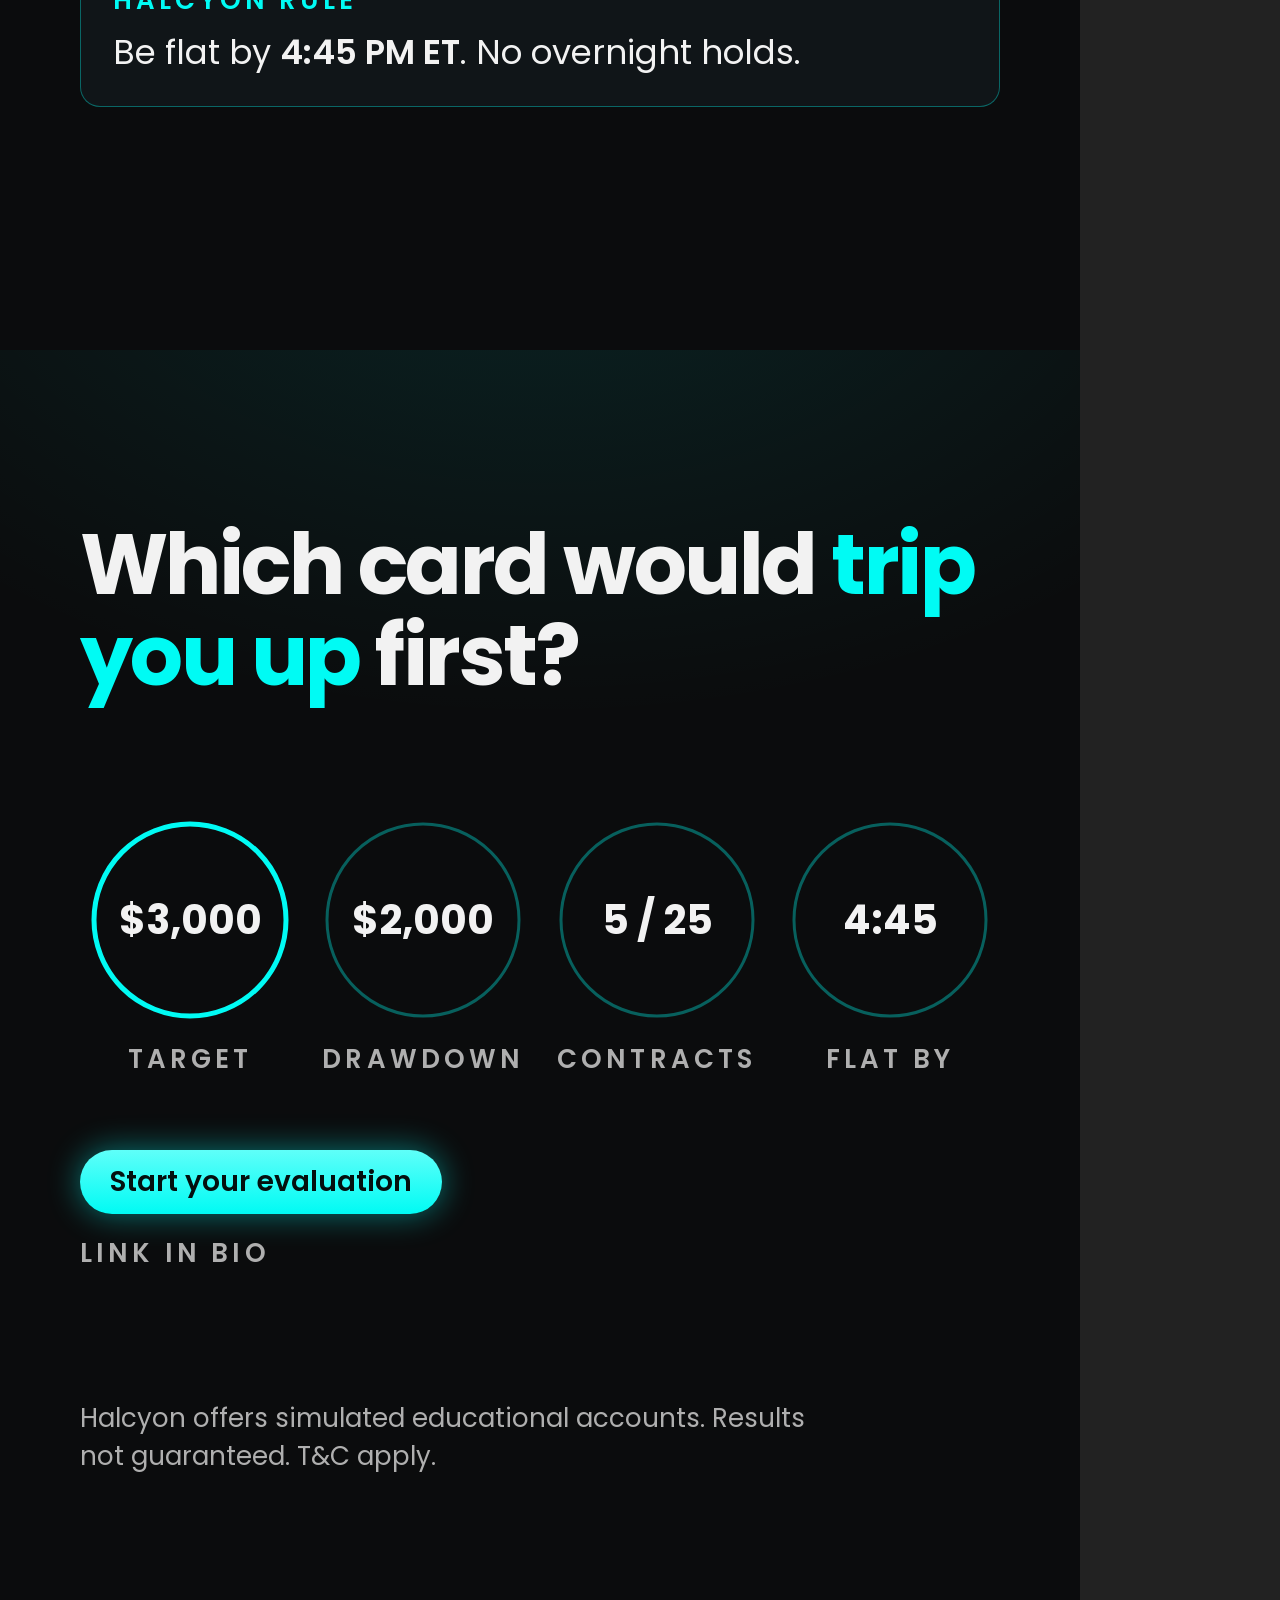
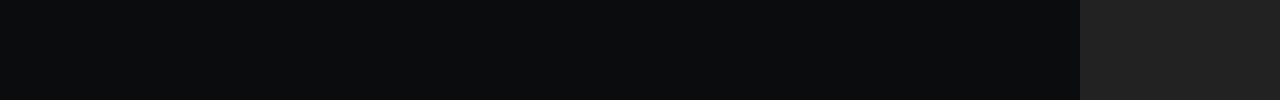
<file: source/kit/sets/dyB.html>
<!doctype html>
<html lang="en"><head><meta charset="utf-8"><link rel="stylesheet" href="../kit.css">
<title>dyB · Halcyon Dynamic in four cards (kit v2)</title>
<style>
.ringlab{position:absolute;width:250px}
.ringlab .v{font-size:46px;font-weight:700;letter-spacing:-.02em;line-height:1.1}
.ringlab .t{font-size:26px;color:var(--grey);margin-top:4px}
.tile{flex:1}
.tile .v{font-size:150px}
.blk{display:inline-block;border:3px solid var(--cyan);background:var(--cyan-t8);border-radius:10px}
.mic{width:48px;height:48px;border:2.5px solid rgba(175,175,175,.8);border-radius:7px;background:rgba(175,175,175,.08)}
.rc{position:absolute;text-align:center}
.rc .v{font-size:40px;font-weight:700;letter-spacing:-.02em}
.rc .t{font-size:26px;color:var(--grey);margin-top:8px}
</style></head><body>

<!-- 1 · Cover -->
<section class="slide" data-pg="1/6">
  <div class="kick">Halcyon Dynamic · $50K</div>
  <div class="h-cover">Four numbers run your <span class="c">$50K evaluation</span></div>
  <svg class="hero" style="top:560px;height:540px" viewBox="0 0 920 540">
    <g transform="translate(460 270)" fill="none" stroke-linecap="round">
      <circle r="205" stroke="rgba(175,175,175,.16)" stroke-width="2"/>
      <path d="M -11 -229 A 230 230 0 0 0 -229 -11" stroke="#00FBF4" stroke-width="16"/>
      <path d="M 11 -229 A 230 230 0 0 1 229 -11" stroke="#00FBF4" stroke-width="16"/>
      <path d="M 229 11 A 230 230 0 0 1 11 229" stroke="#00FBF4" stroke-width="16"/>
      <path d="M -11 229 A 230 230 0 0 1 -229 11" stroke="#00FBF4" stroke-width="16"/>
      <circle r="150" fill="#101518" stroke="rgba(0,251,244,.35)" stroke-width="2"/>
      <text y="18" text-anchor="middle" font-family="Poppins" font-weight="700" font-size="92" fill="#F2F2F2" stroke="none" letter-spacing="-3">$50K</text>
      <text y="70" text-anchor="middle" font-family="Poppins" font-size="28" fill="#AFAFAF" stroke="none">simulated</text>
    </g>
  </svg>
  <div class="ringlab" style="left:80px;top:610px"><div class="v">$3,000</div><div class="t">profit target</div></div>
  <div class="ringlab" style="right:80px;top:610px;text-align:right"><div class="v">$2,000</div><div class="t">max drawdown</div></div>
  <div class="ringlab" style="left:80px;top:930px"><div class="v">5 minis</div><div class="t">or 25 micros</div></div>
  <div class="ringlab" style="right:80px;top:930px;text-align:right"><div class="v">4:45 PM</div><div class="t">be flat, ET</div></div>
</section>

<!-- 2 · Profit target -->
<section class="slide" data-pg="2/6">
  <div class="kick">Card 1 · Profit target</div>
  <div class="h-slide">The finish line is <span class="c">$3,000</span></div>
  <div style="position:absolute;left:80px;right:80px;top:470px;display:flex;justify-content:space-between" class="label"><span>$0</span><span class="c">$3,000 target</span></div>
  <div style="position:absolute;left:80px;right:116px;top:530px;height:36px;border-radius:999px;border:3px solid var(--cyan);background:var(--cyan-t16)"></div>
  <svg style="position:absolute;left:928px;top:512px" width="72" height="72"><circle cx="36" cy="36" r="34" fill="#00FBF4" style="filter:drop-shadow(0 0 16px rgba(0,251,244,.5))"/><path d="M22 37l10 10 18-20" stroke="#04100F" stroke-width="6" fill="none" stroke-linecap="round" stroke-linejoin="round"/></svg>
  <div class="body" style="position:absolute;left:80px;right:80px;top:640px">Reach it in simulated trading and you pass the evaluation.</div>
  <div style="position:absolute;left:80px;right:80px;top:800px;display:flex">
    <div class="tile" style="padding-right:48px"><div class="label">Minimum trading days</div><div class="num v" style="margin-top:18px">1</div></div>
    <div style="width:1.5px;background:var(--line)"></div>
    <div class="tile" style="padding-left:48px"><div class="label">Then you pick</div><div style="font-size:44px;font-weight:600;margin-top:28px;line-height:1.2">Your reward account</div><div class="body" style="margin-top:10px">Size, drawdown style and consistency rule</div></div>
  </div>
</section>

<!-- 3 · Max drawdown -->
<section class="slide" data-pg="3/6">
  <div class="kick">Card 2 · Max drawdown</div>
  <div class="h-slide">Your room to be wrong: <span class="c">$2,000</span></div>
  <div class="example" style="position:absolute;right:80px;top:452px">EXAMPLE</div>
  <svg style="position:absolute;left:80px;top:490px" width="920" height="380" viewBox="0 0 920 380" fill="none">
    <line x1="0" y1="370" x2="920" y2="370" stroke="rgba(175,175,175,.22)" stroke-width="2"/>
    <path d="M0 230 L90 200 L170 215 L250 150 L330 170 L410 110 L490 140 L570 80 L650 120 L730 95 L820 135 L920 120" stroke="#00FBF4" stroke-width="6" stroke-linejoin="round" stroke-linecap="round"/>
    <path d="M0 330 L250 330 L250 270 L410 270 L410 230 L570 230 L570 200 L920 200" stroke="#AFAFAF" stroke-width="4" stroke-dasharray="14 12"/>
    <circle cx="570" cy="80" r="12" fill="#00FBF4"/>
    <line x1="570" y1="96" x2="570" y2="194" stroke="#AFAFAF" stroke-width="3"/>
    <text x="590" y="160" font-family="Poppins" font-size="30" font-weight="600" fill="#F2F2F2">$2,000</text>
    <text x="920" y="320" text-anchor="end" font-family="Poppins" font-size="26" fill="#AFAFAF">Trailing floor follows your high</text>
  </svg>
  <div style="position:absolute;left:80px;top:930px;display:flex;gap:20px"><span class="pill out">Trailing · $51</span><span class="pill quiet">End of day · $53</span></div>
  <div class="body" style="position:absolute;left:80px;right:80px;top:1020px">You pick the drawdown type at checkout.</div>
</section>

<!-- 4 · Contract limit -->
<section class="slide" data-pg="4/6">
  <div class="kick">Card 3 · Contract limit</div>
  <div class="h-slide"><span class="c">5 minis</span> or 25 micros, at any one time</div>
  <div style="position:absolute;left:80px;top:500px;display:flex;align-items:flex-end;gap:22px;height:330px">
    <div class="blk" style="width:72px;height:330px"></div><div class="blk" style="width:72px;height:330px"></div><div class="blk" style="width:72px;height:330px"></div><div class="blk" style="width:72px;height:330px"></div><div class="blk" style="width:72px;height:330px"></div>
  </div>
  <div style="position:absolute;left:80px;top:860px;font-size:40px;font-weight:700">5 minis</div>
  <div style="position:absolute;left:600px;top:640px;font-size:40px" class="g">or</div>
  <div style="position:absolute;right:80px;top:540px;display:grid;grid-template-columns:repeat(5,48px);gap:10px">
    <div class="mic"></div><div class="mic"></div><div class="mic"></div><div class="mic"></div><div class="mic"></div><div class="mic"></div><div class="mic"></div><div class="mic"></div><div class="mic"></div><div class="mic"></div><div class="mic"></div><div class="mic"></div><div class="mic"></div><div class="mic"></div><div class="mic"></div><div class="mic"></div><div class="mic"></div><div class="mic"></div><div class="mic"></div><div class="mic"></div><div class="mic"></div><div class="mic"></div><div class="mic"></div><div class="mic"></div><div class="mic"></div>
  </div>
  <div style="position:absolute;right:80px;top:860px;font-size:40px;font-weight:700;text-align:right">25 micros</div>
  <div class="body" style="position:absolute;left:80px;right:80px;top:960px">25 micros add up to <b>2.5 minis</b> in size, so micros let you trade smaller pieces. Blocks drawn to scale.</div>
</section>

<!-- 5 · Session close -->
<section class="slide" data-pg="5/6">
  <div class="kick">Card 4 · Session close</div>
  <div class="h-slide">Flat by <span class="c">4:45 PM ET</span>, every trading day</div>
  <svg style="position:absolute;left:80px;top:470px" width="920" height="300" viewBox="0 0 920 300" fill="none">
    <line x1="20" y1="150" x2="900" y2="150" stroke="rgba(175,175,175,.35)" stroke-width="4" stroke-linecap="round"/>
    <rect x="460" y="122" width="300" height="56" rx="28" fill="rgba(175,175,175,.12)" stroke="#AFAFAF" stroke-width="2" stroke-dasharray="10 8"/>
    <circle cx="20" cy="150" r="9" fill="#AFAFAF"/><circle cx="900" cy="150" r="9" fill="#AFAFAF"/>
    <circle cx="400" cy="150" r="30" fill="#00FBF4" style="filter:drop-shadow(0 0 16px rgba(0,251,244,.55))"/>
    <text x="400" y="88" text-anchor="middle" font-family="Poppins" font-weight="700" font-size="44" fill="#00FBF4">4:45</text>
    <text x="400" y="240" text-anchor="middle" font-family="Poppins" font-weight="600" font-size="30" fill="#F2F2F2">Be flat</text>
    <text x="20" y="240" font-family="Poppins" font-size="28" fill="#AFAFAF">4:00</text>
    <text x="610" y="240" text-anchor="middle" font-family="Poppins" font-size="28" fill="#AFAFAF">5:00 to 6:00 break</text>
    <text x="900" y="88" text-anchor="end" font-family="Poppins" font-size="28" fill="#AFAFAF">6:00 reopen</text>
  </svg>
  <div class="body" style="position:absolute;left:80px;right:80px;top:800px">That is 15 minutes before the daily break, so nothing is left open overnight.</div>
  <div class="rule" style="top:950px"><div class="label">Halcyon rule</div><p>Be flat by <b>4:45 PM ET</b>. No overnight holds.</p></div>
</section>

<!-- 6 · End -->
<section class="slide" data-pg="end 6/6">
  <div style="position:absolute;left:80px;right:80px;top:170px;font-size:84px;font-weight:700;letter-spacing:-.03em;line-height:1.08">Which card would <span class="c">trip you up</span> first?</div>
  <svg style="position:absolute;left:80px;top:470px" width="920" height="200" viewBox="0 0 920 200" fill="none">
    <g font-family="Poppins" text-anchor="middle">
      <circle cx="110" cy="100" r="96" stroke="#00FBF4" stroke-width="5"/><text x="110" y="114" font-size="40" font-weight="700" fill="#F2F2F2">$3,000</text>
      <circle cx="343" cy="100" r="96" stroke="rgba(0,251,244,.35)" stroke-width="3"/><text x="343" y="114" font-size="40" font-weight="700" fill="#F2F2F2">$2,000</text>
      <circle cx="577" cy="100" r="96" stroke="rgba(0,251,244,.35)" stroke-width="3"/><text x="577" y="114" font-size="40" font-weight="700" fill="#F2F2F2">5 / 25</text>
      <circle cx="810" cy="100" r="96" stroke="rgba(0,251,244,.35)" stroke-width="3"/><text x="810" y="114" font-size="40" font-weight="700" fill="#F2F2F2">4:45</text>
    </g>
  </svg>
  <div style="position:absolute;left:80px;right:80px;top:690px;display:flex;justify-content:space-between" class="label"><span style="width:220px;text-align:center">Target</span><span style="width:220px;text-align:center">Drawdown</span><span style="width:220px;text-align:center">Contracts</span><span style="width:220px;text-align:center">Flat by</span></div>
  <div style="position:absolute;left:80px;top:800px"><span class="pill fill">Start your evaluation</span><div class="label" style="margin-top:20px">Link in bio</div></div>
  <div class="disc" style="top:1050px">Halcyon offers simulated educational accounts. Results not guaranteed. T&amp;C apply.</div>
</section>
</body></html>
</file>
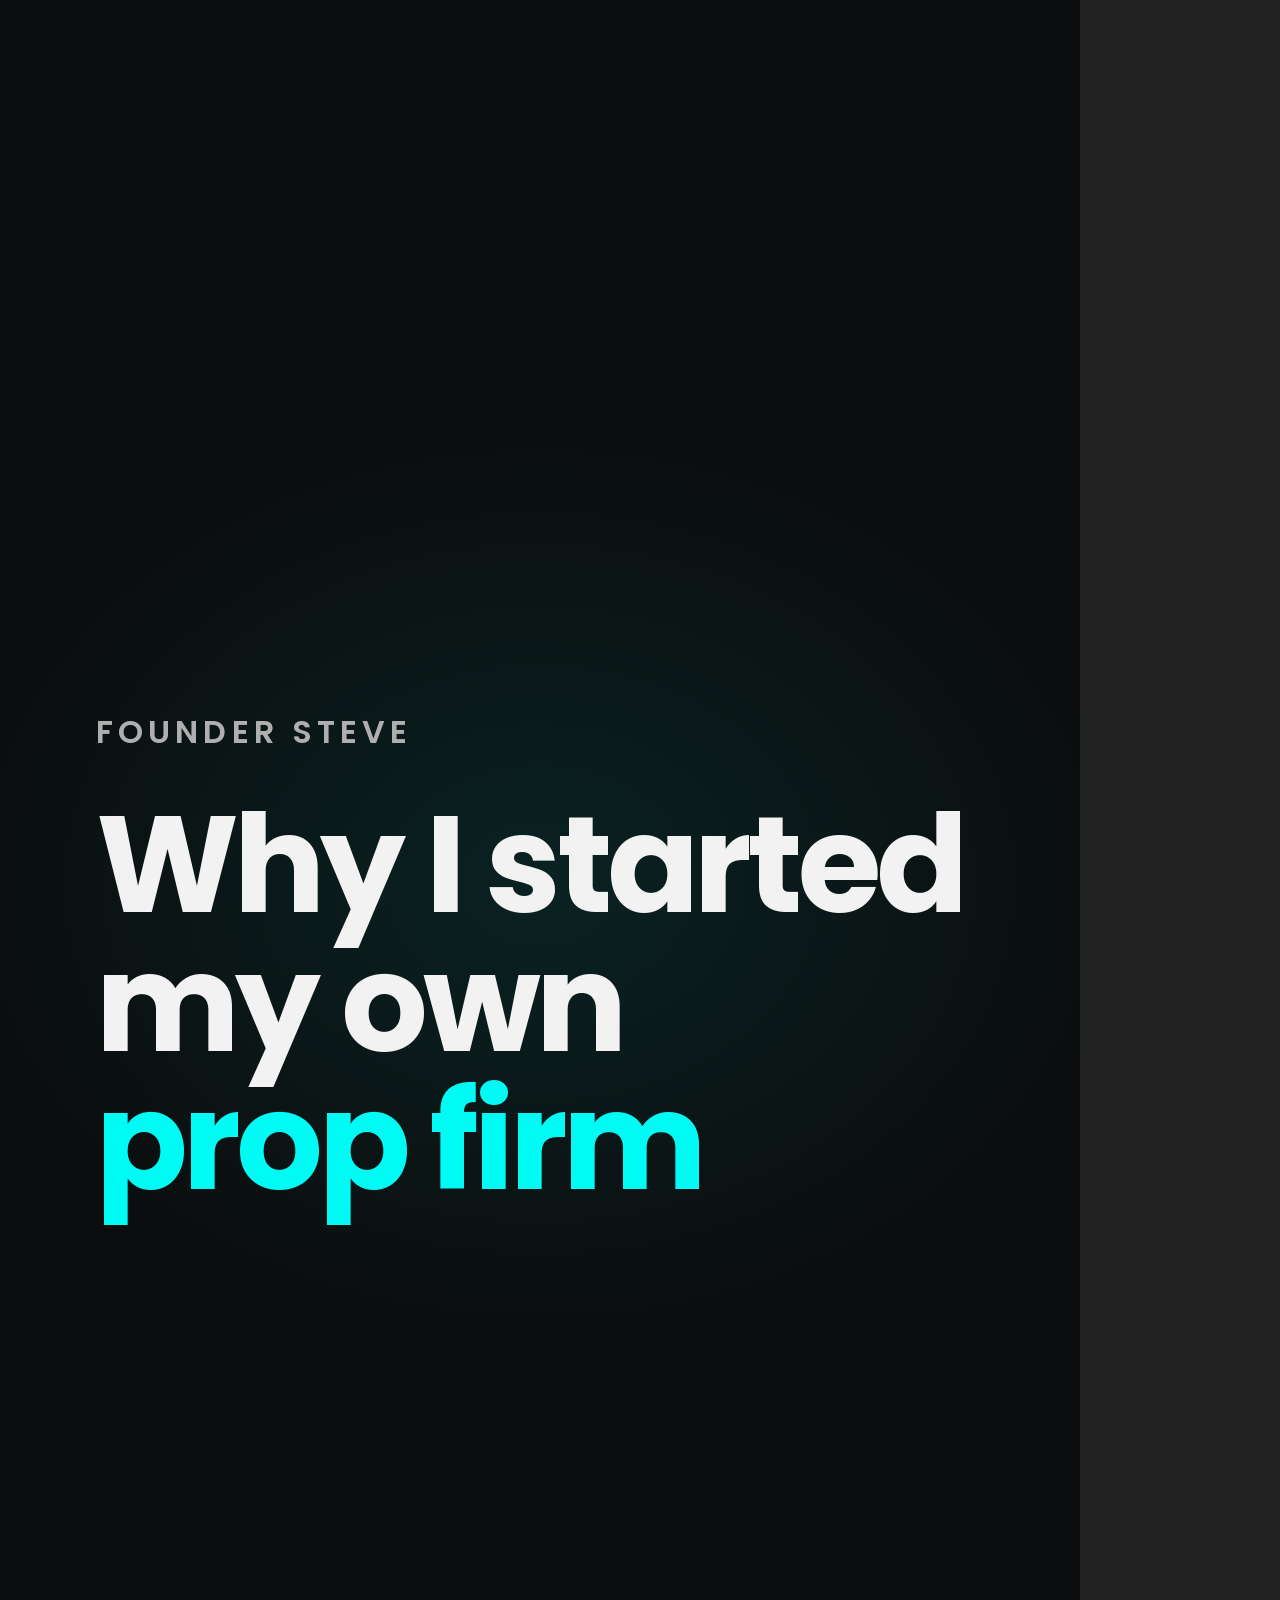
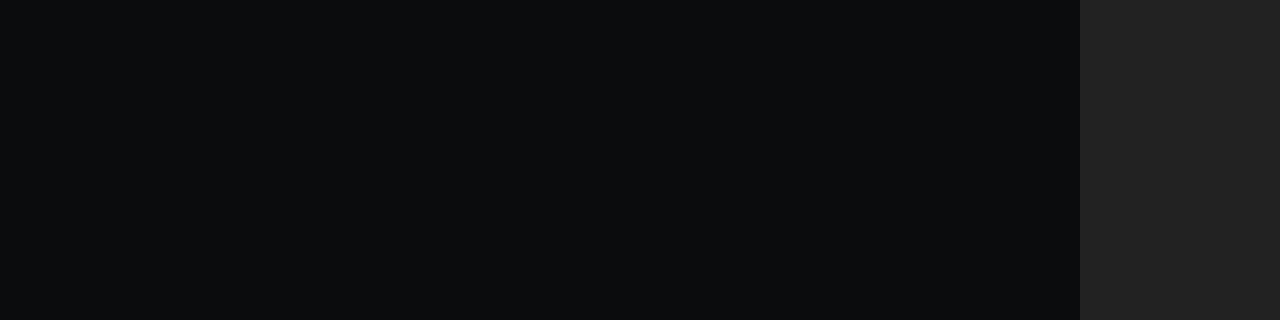
<file: source/kit/sets/fcA.html>
<!doctype html>
<html lang="en"><head><meta charset="utf-8"><link rel="stylesheet" href="../kit.css">
<title>fcA · Founder edit covers, type only (kit v2, 1080 x 1920)</title>
<style>
/* Type-only cover. Everything sits in the grid-safe band, y 320 to 1600 (IG 3:4 and 4:5 crops, TikTok profile grid) */
.slide.tall{background:radial-gradient(900px 700px at 50% 46%,rgba(0,251,244,.09),transparent 70%),var(--ground)}
.blk{position:absolute;left:96px;right:96px;top:50%;transform:translateY(-50%)}
.k{font-size:32px;font-weight:600;letter-spacing:.16em;text-transform:uppercase;color:var(--grey)}
.h{margin-top:40px;font-size:136px;font-weight:700;letter-spacing:-.035em;line-height:1.02}
.t{margin-top:64px;display:inline-flex;align-items:center;height:80px;padding:0 40px;border-radius:999px;border:2px solid var(--cyan-line);background:linear-gradient(var(--cyan-t8),var(--cyan-t8)),var(--surface-1);font-size:34px;font-weight:600;color:var(--cyan)}
</style></head><body>
<section class="slide tall" data-name="fc_why">
  <div class="blk">
    <div class="k">Founder Steve</div>
    <div class="h">Why I started<br>my own<br><span class="c">prop firm</span></div>
  </div>
</section>
</body></html>
</file>
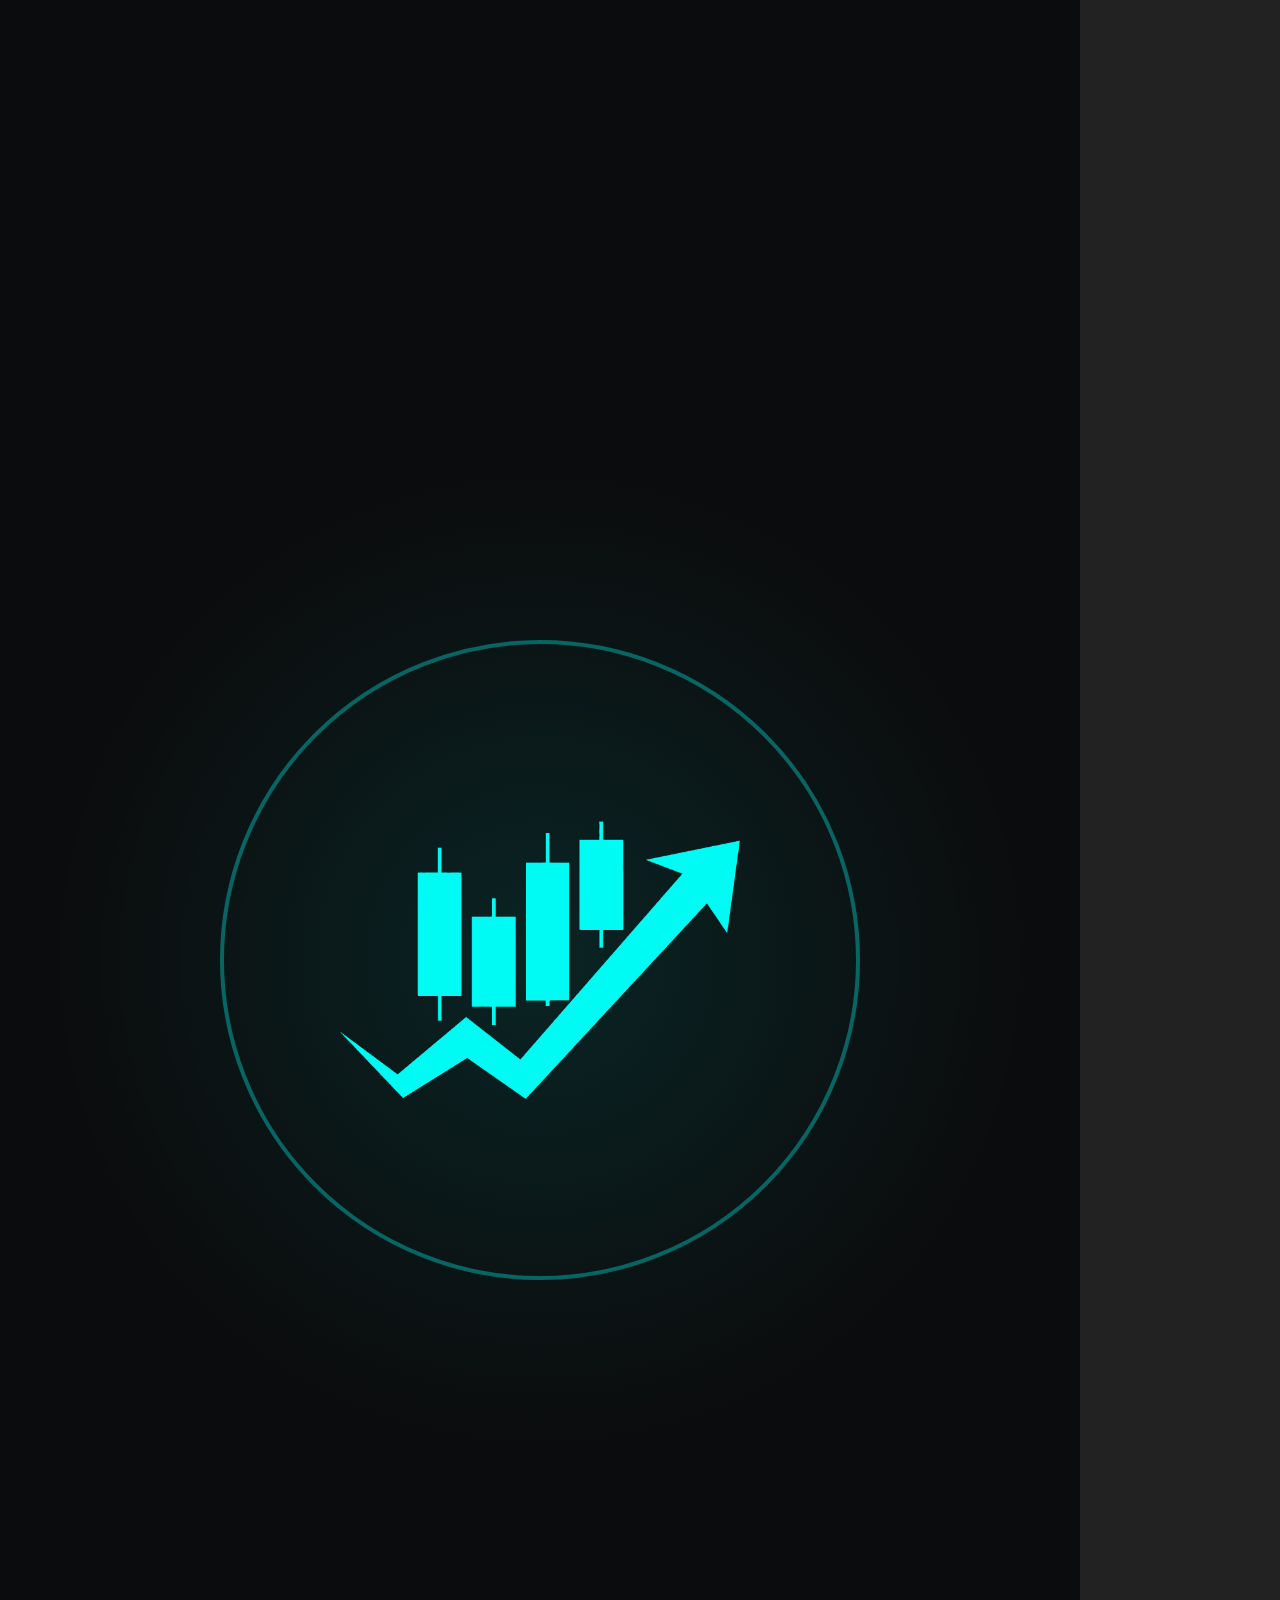
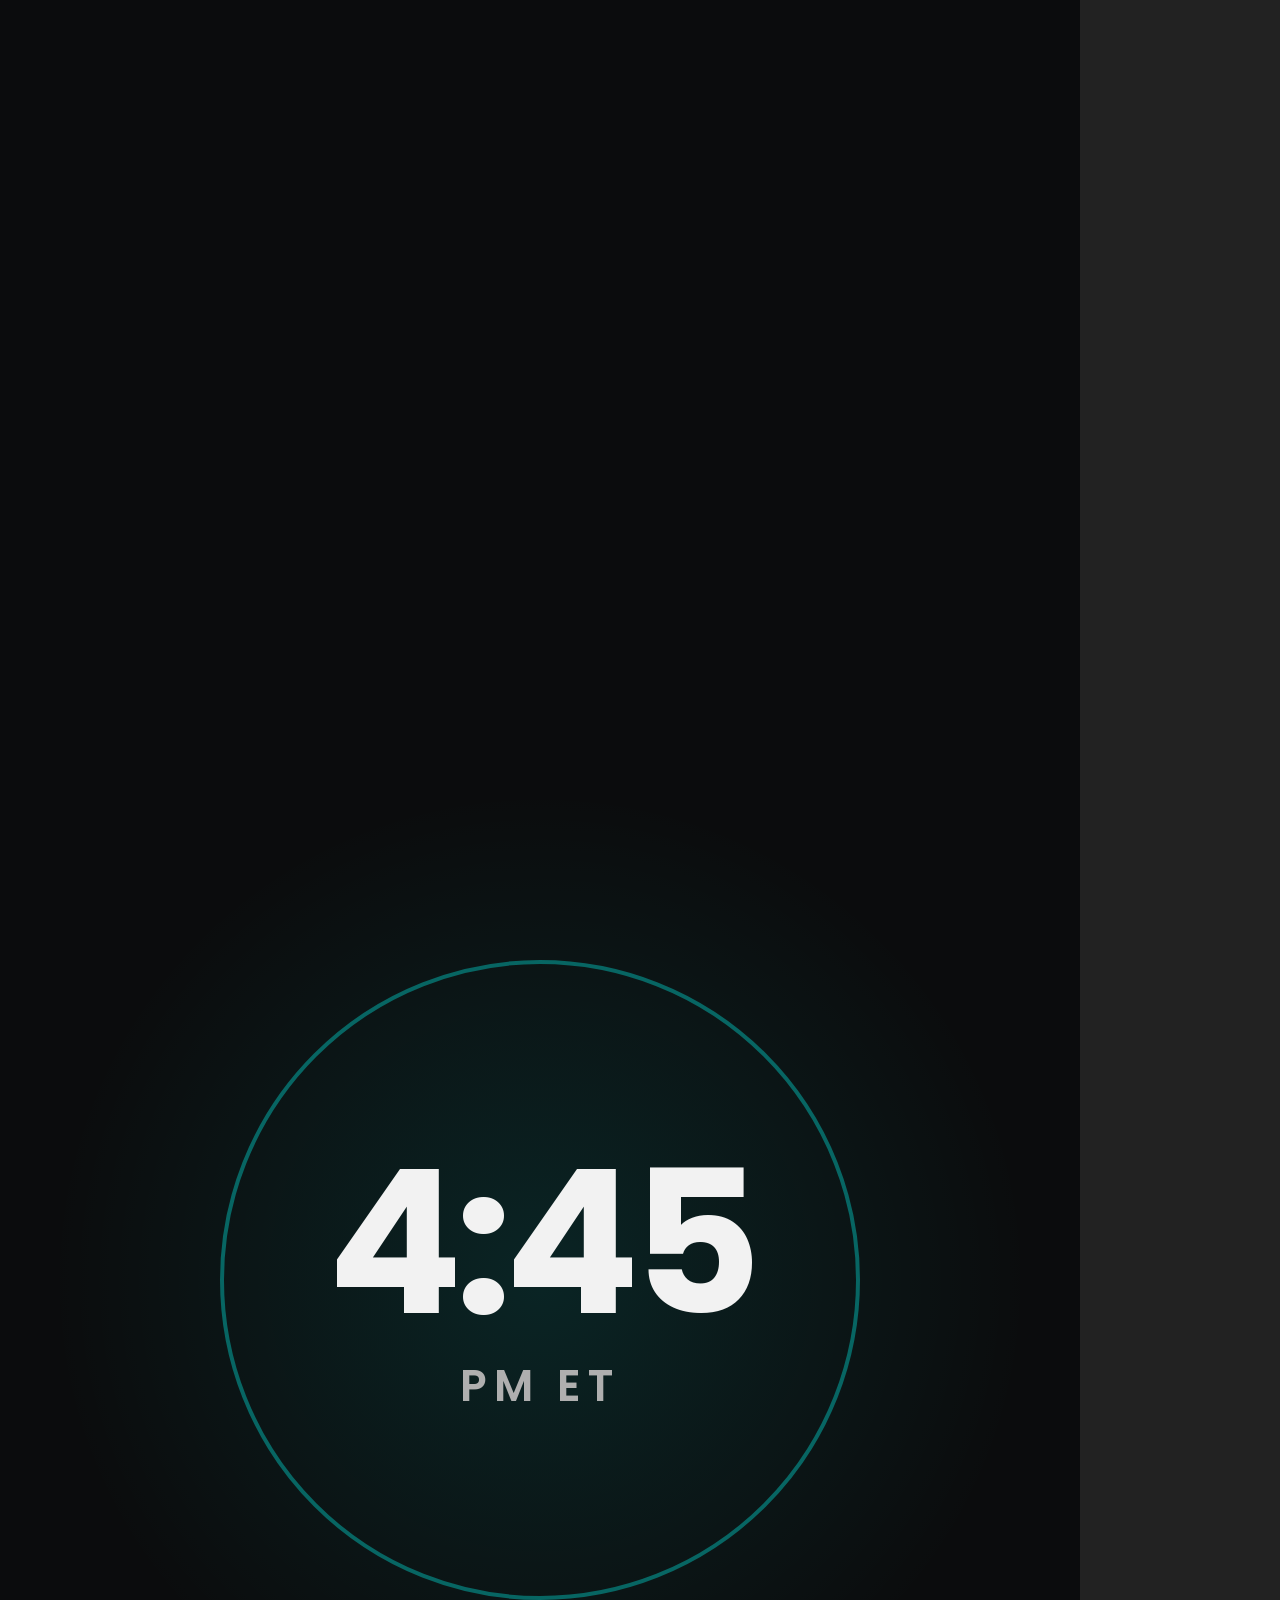
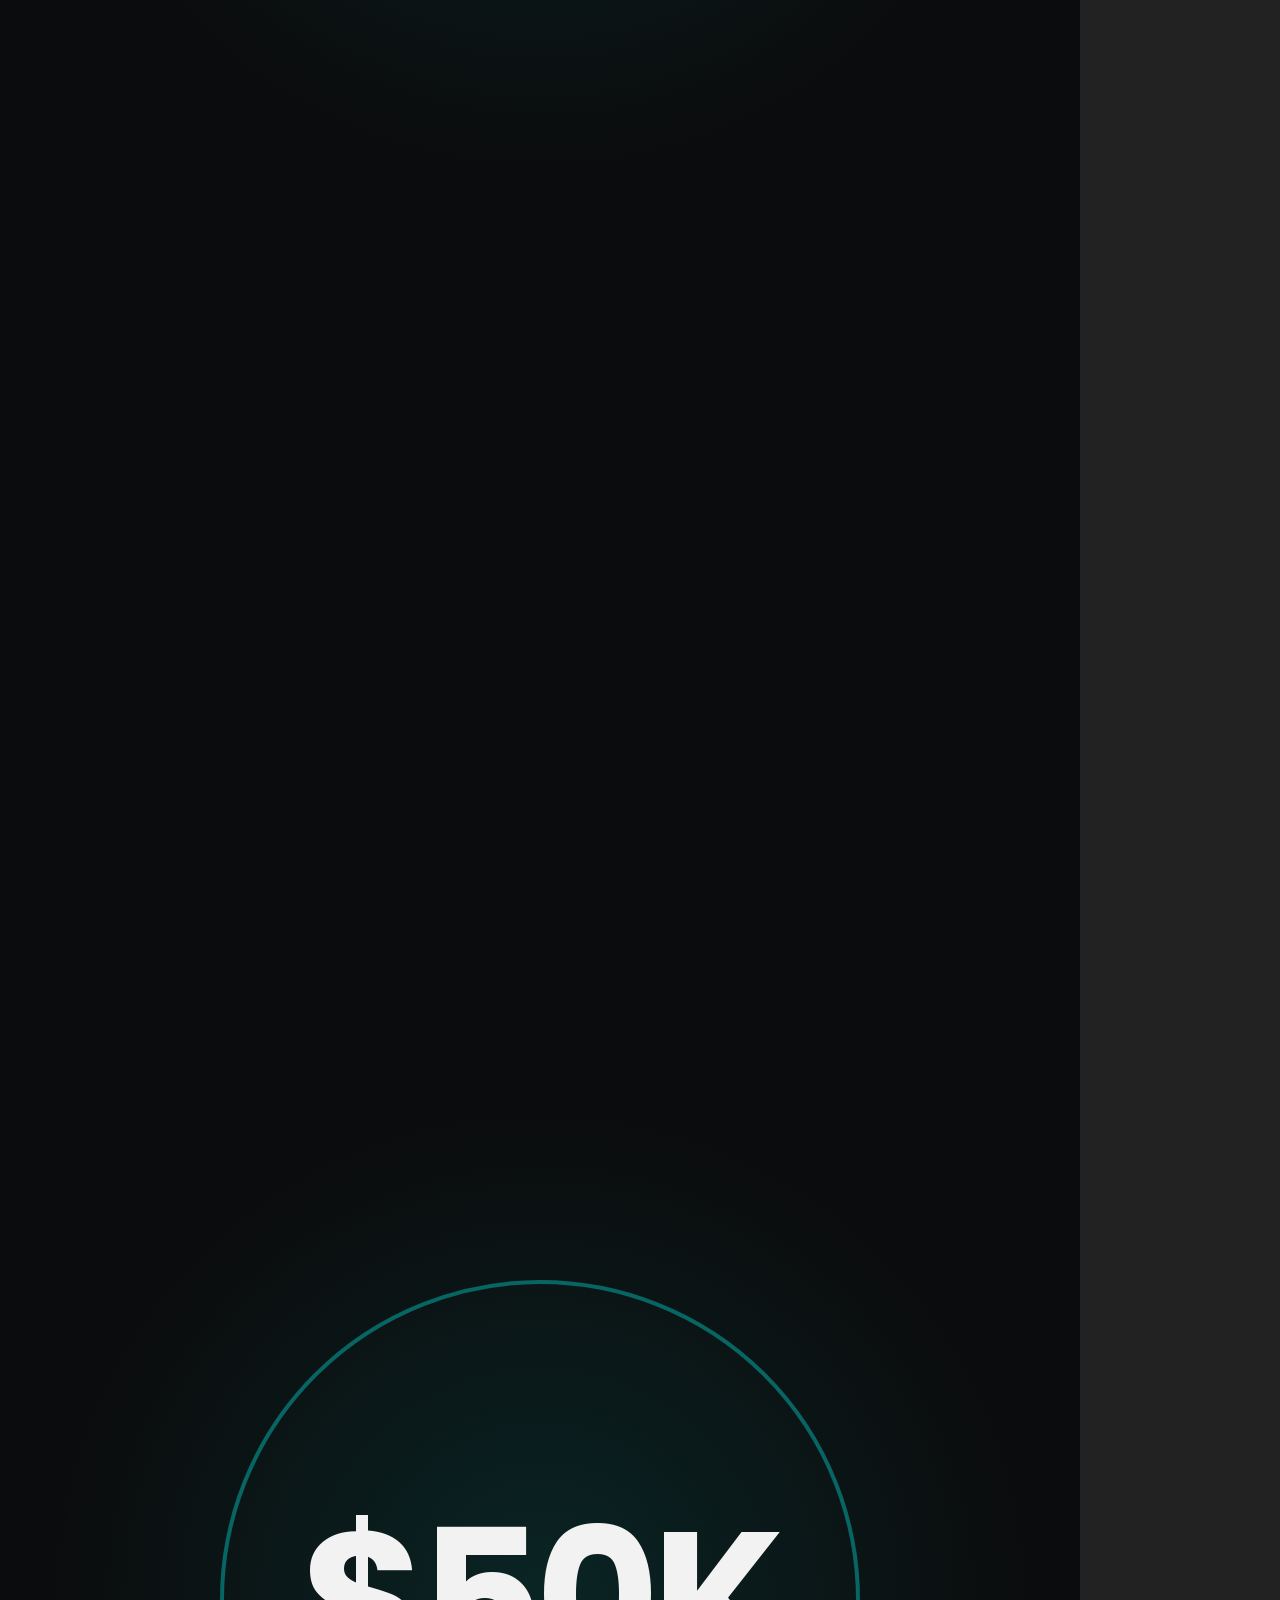
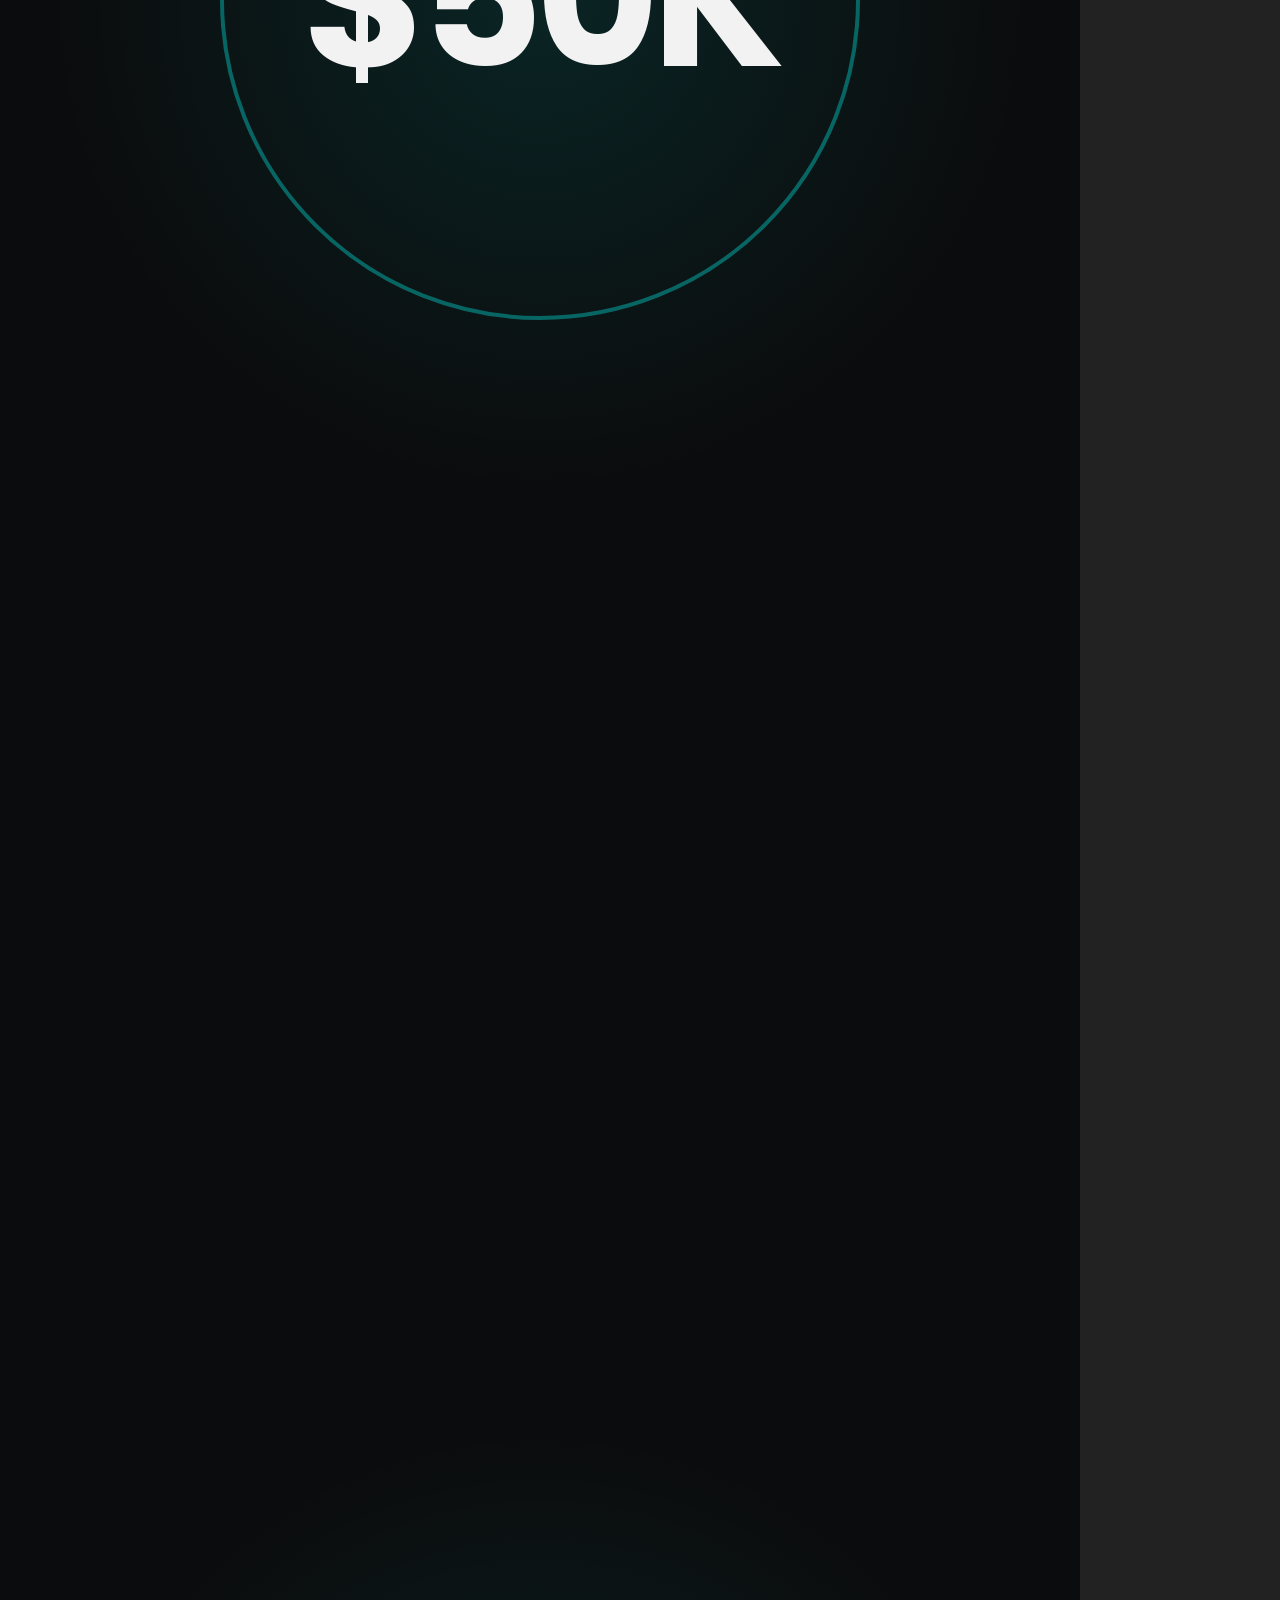
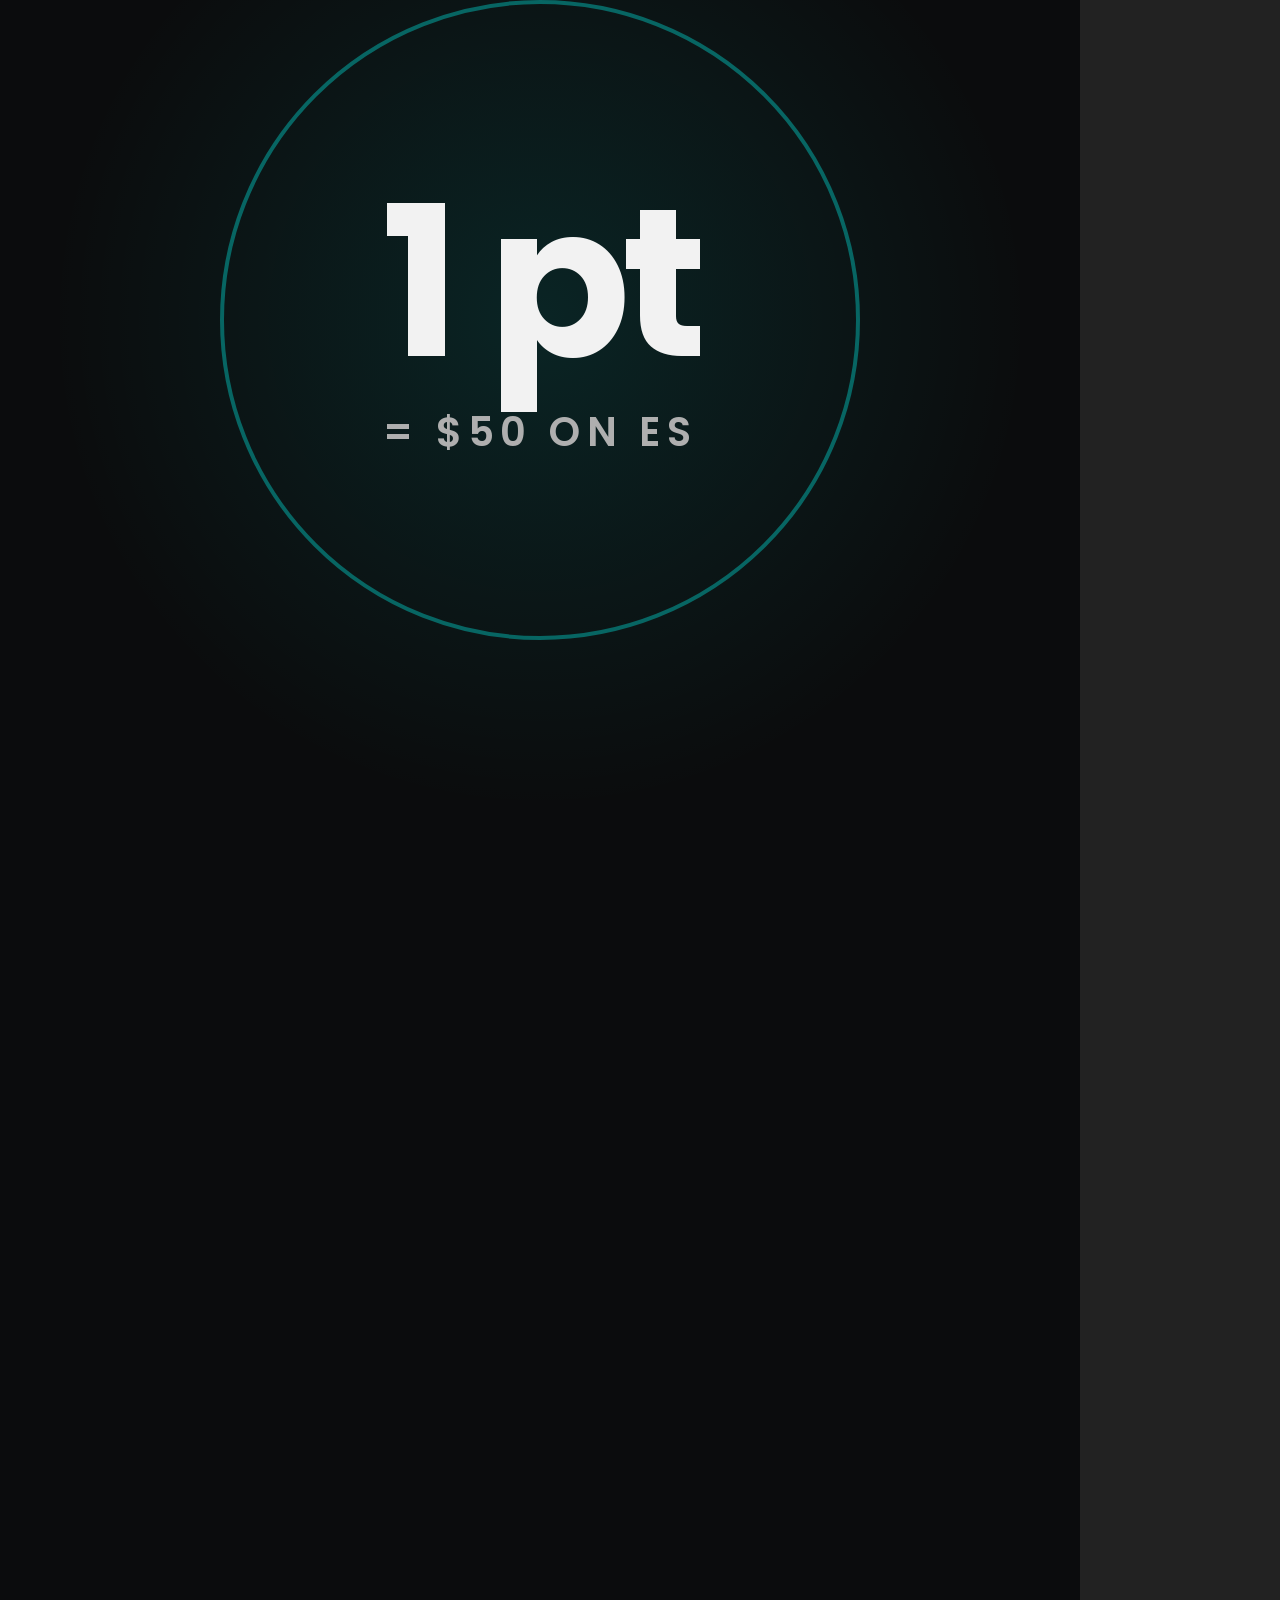
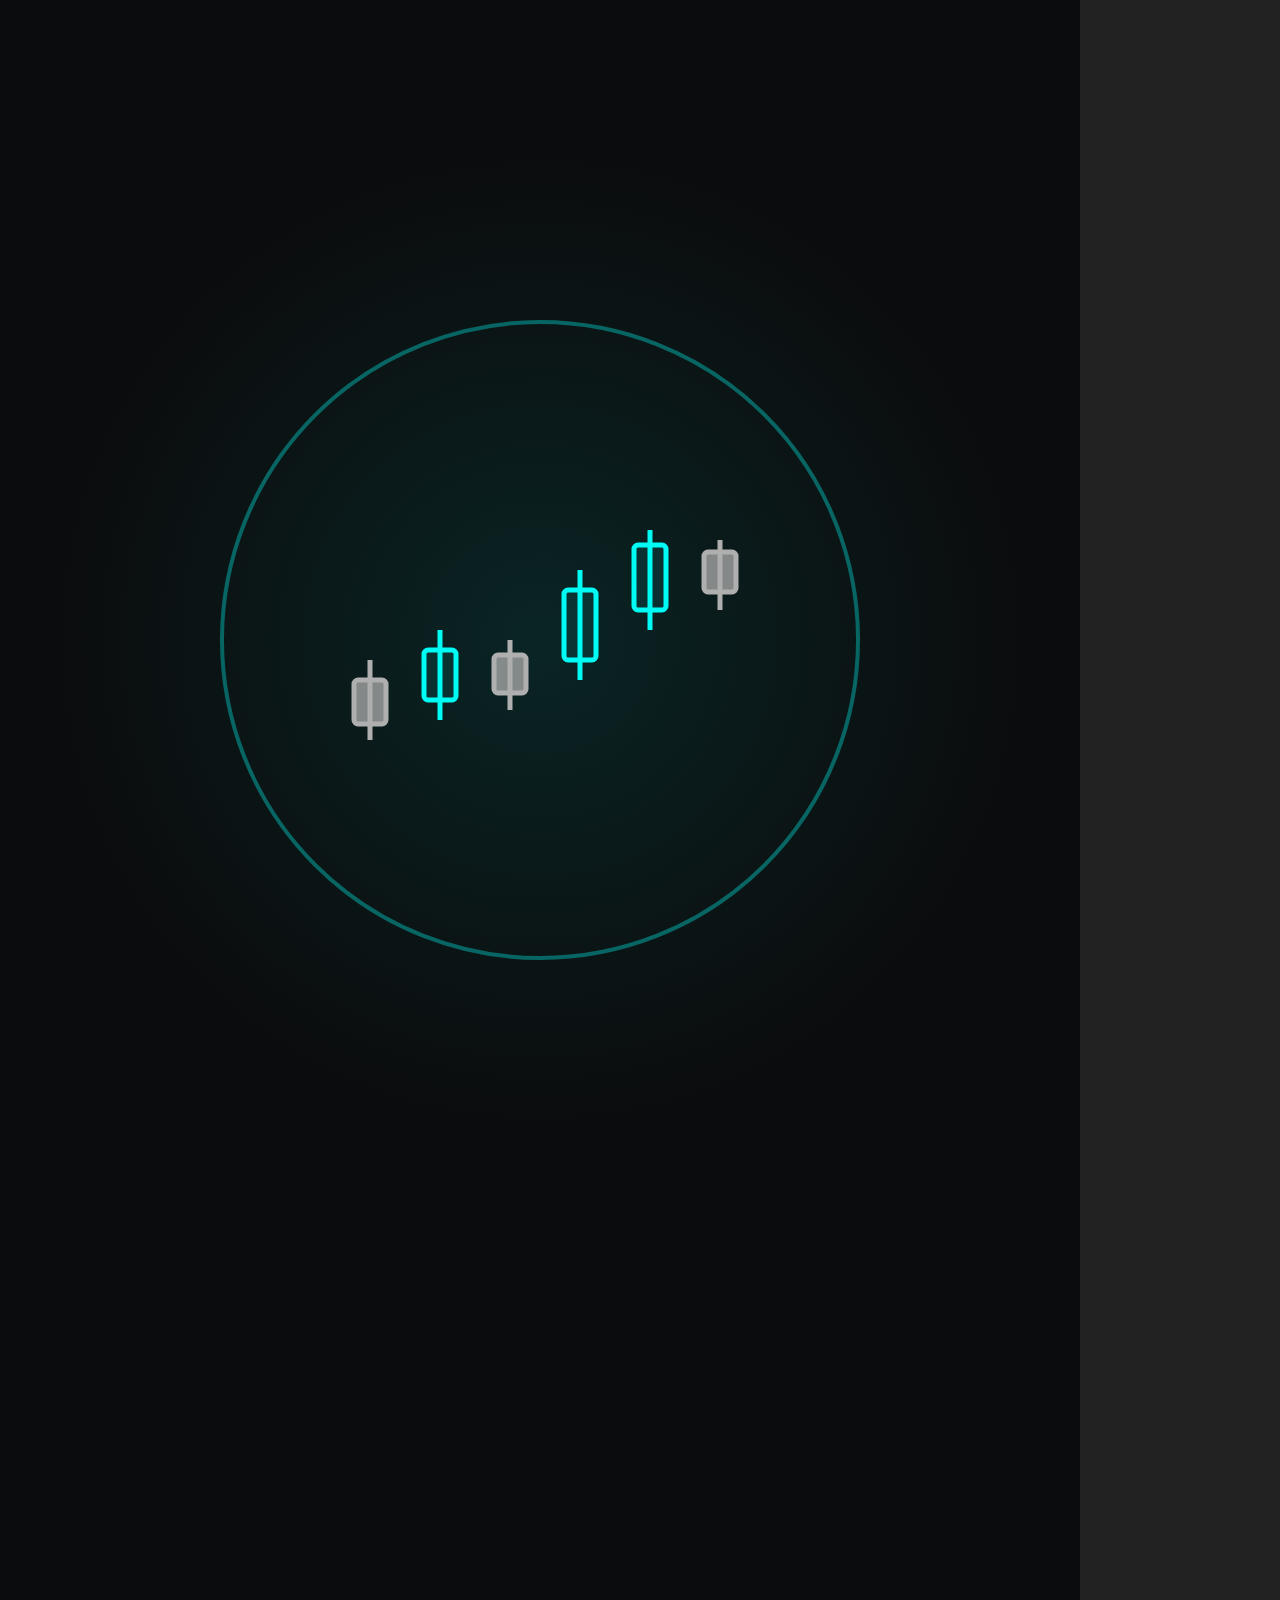
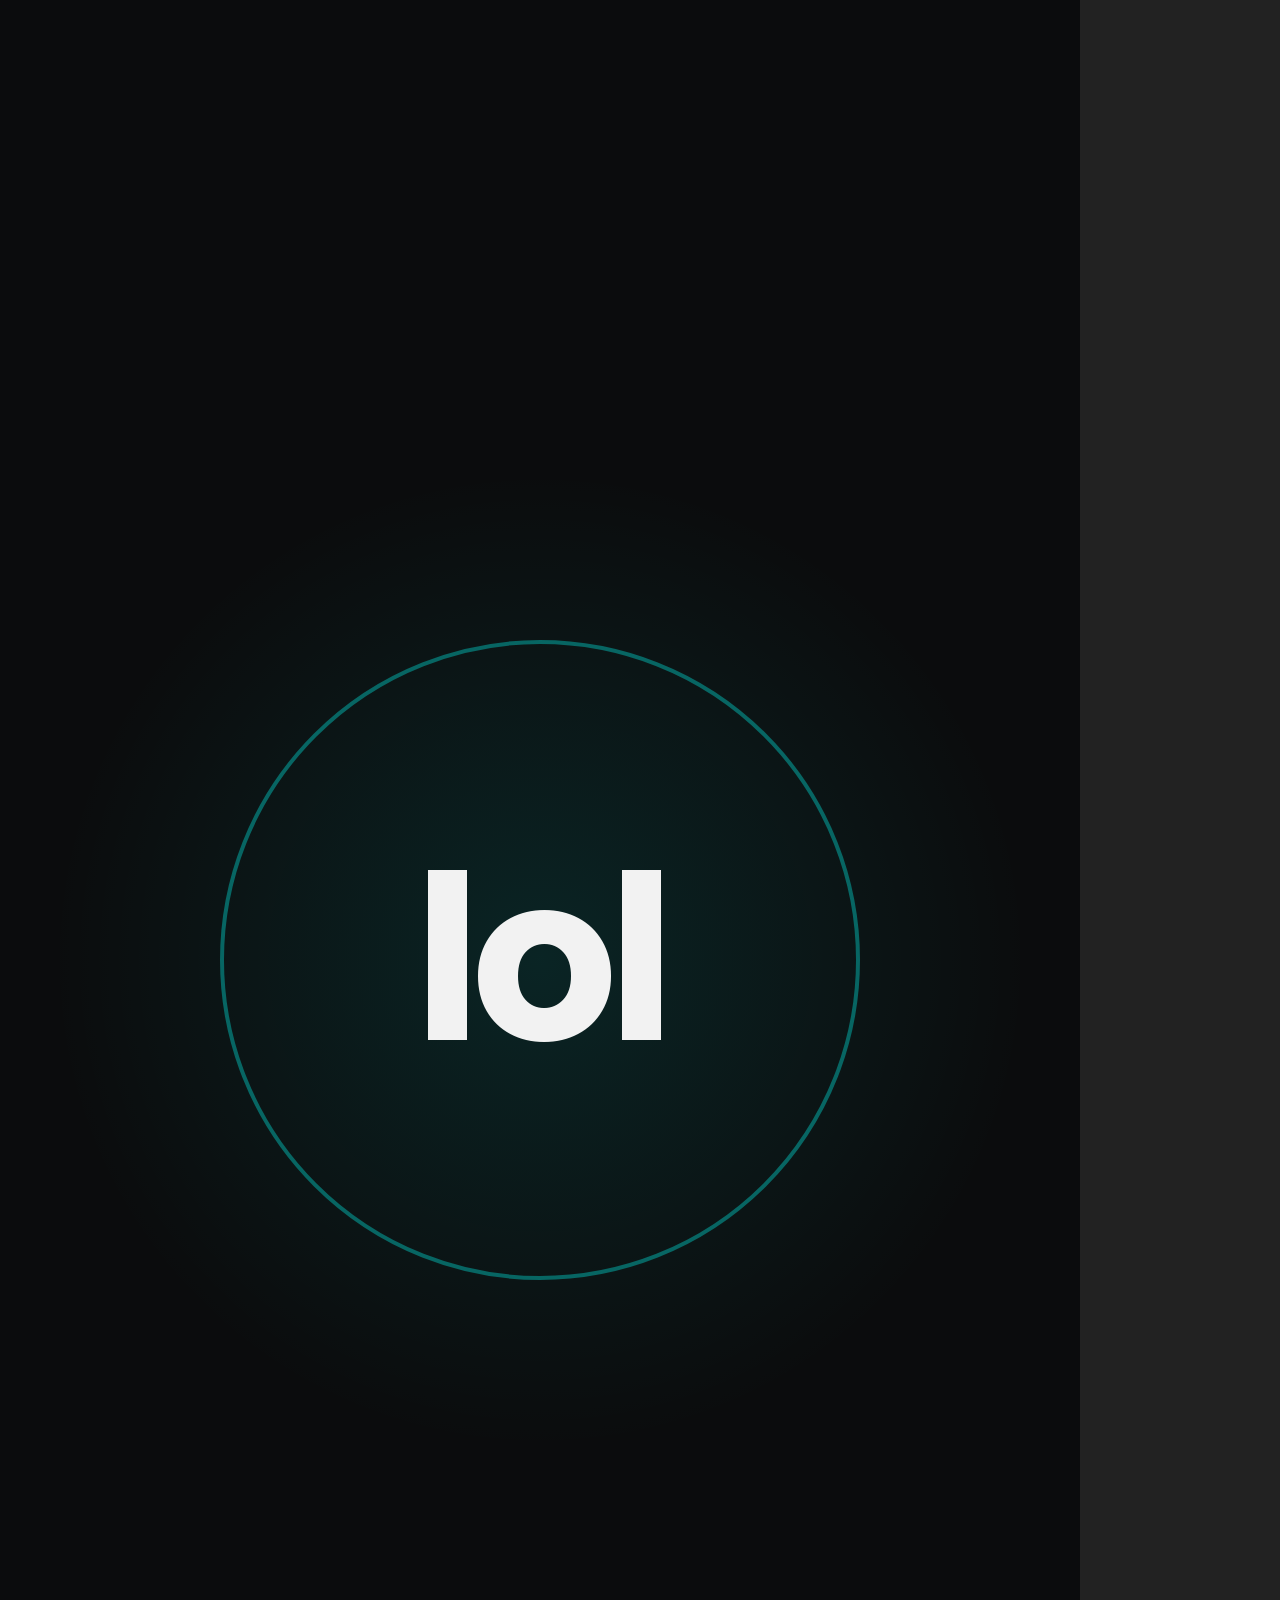
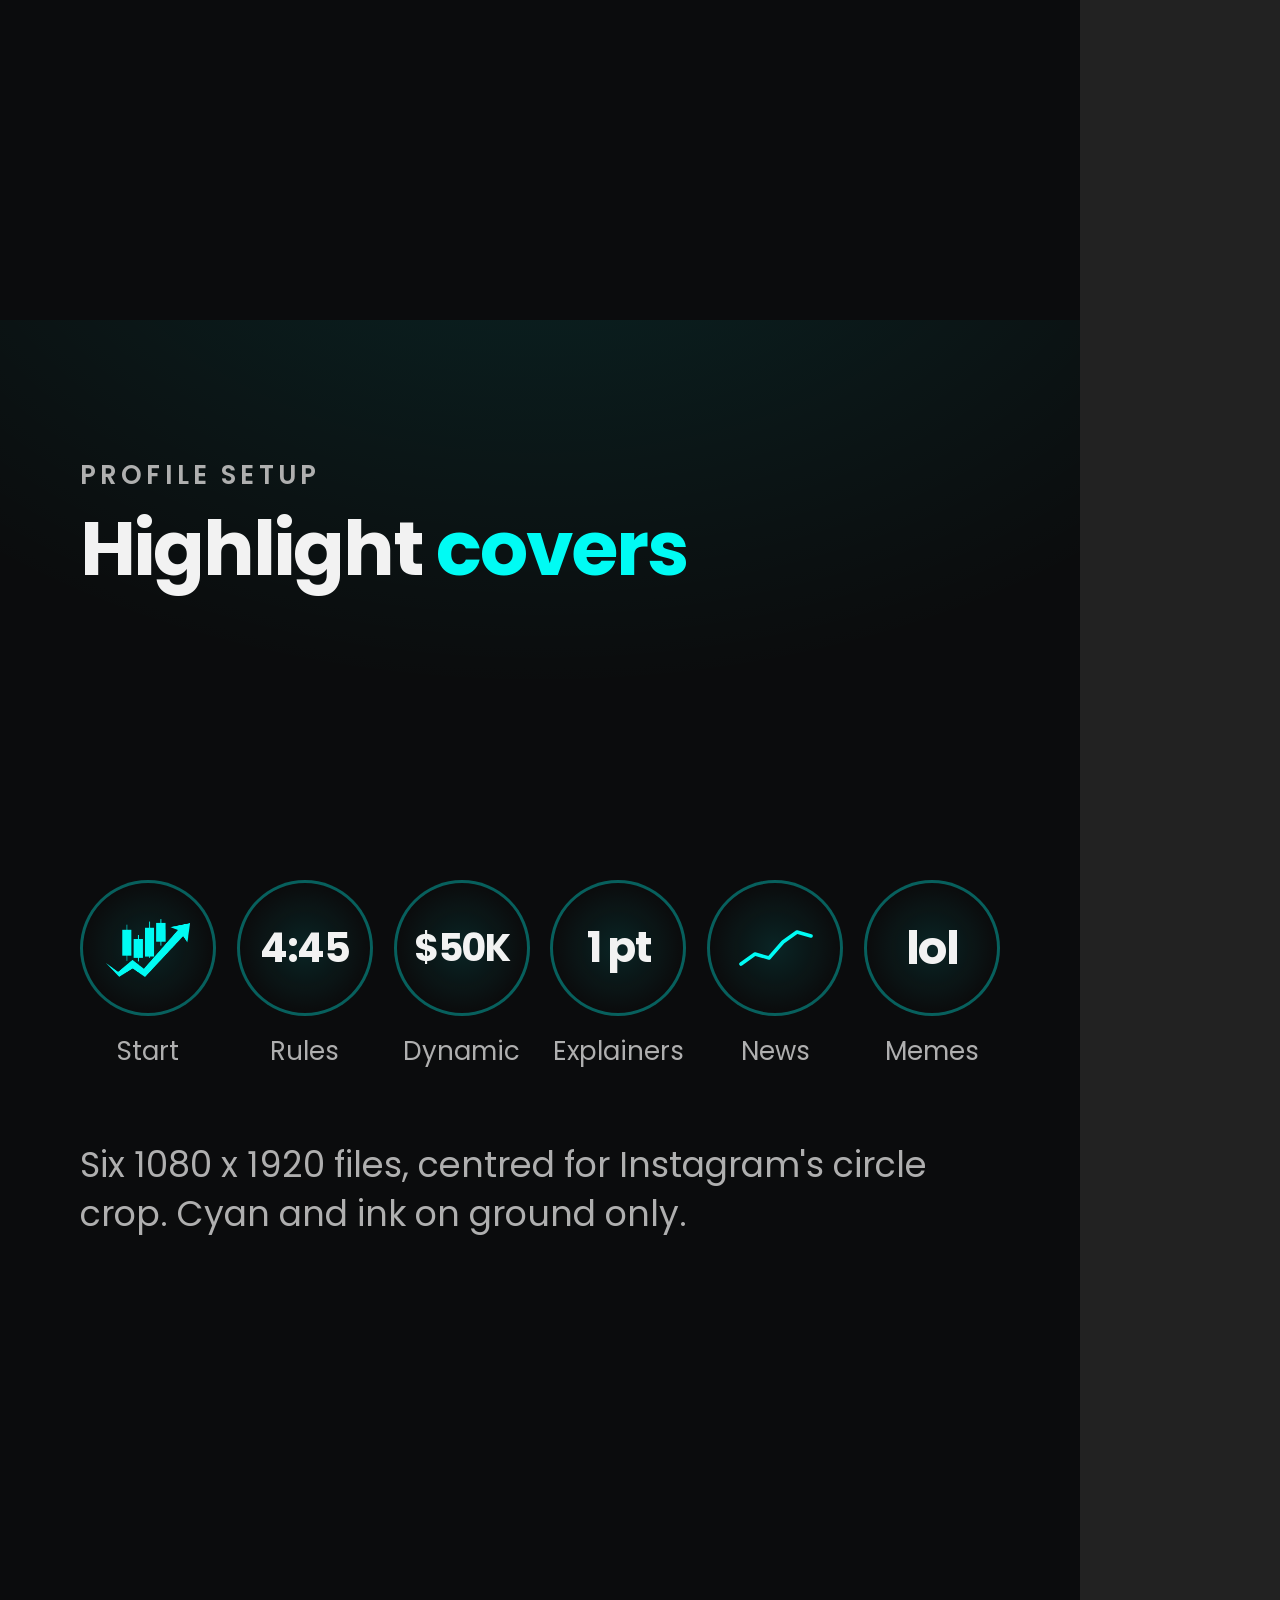
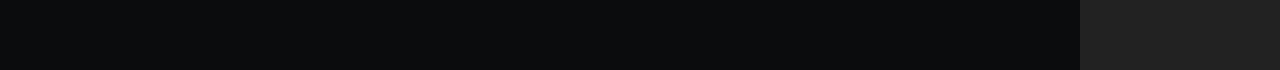
<file: source/kit/sets/hl.html>
<!doctype html>
<html lang="en"><head><meta charset="utf-8"><link rel="stylesheet" href="../kit.css">
<title>Highlight covers (kit v2)</title>
<style>
.cov{width:1080px;height:1920px;position:relative;overflow:hidden;background:radial-gradient(700px 700px at 50% 50%,rgba(0,251,244,.10),transparent 70%),var(--ground)}
.ic{position:absolute;left:540px;top:960px;transform:translate(-50%,-50%);display:flex;align-items:center;justify-content:center;width:640px;height:640px;border-radius:50%;border:4px solid var(--cyan-line)}
.big{font-weight:700;letter-spacing:-.04em;line-height:1;color:var(--ink)}
.sheet .row{position:absolute;left:80px;right:80px;top:560px;display:flex;justify-content:space-between}
.sheet .it{width:136px;text-align:center}
.sheet .ci{width:136px;height:136px;border-radius:50%;border:3px solid var(--cyan-line);display:flex;align-items:center;justify-content:center;background:radial-gradient(circle,rgba(0,251,244,.10),transparent 70%),var(--ground)}
.sheet .t{font-size:26px;margin-top:16px;color:var(--grey)}
</style></head><body>

<section class="slide cov" data-name="hl_start"><div class="ic"><img src="../brand/logo_mark.png" style="width:400px"></div></section>
<section class="slide cov" data-name="hl_rules"><div class="ic" style="flex-direction:column"><div class="big" style="font-size:200px">4:45</div><div class="label" style="font-size:44px;margin-top:10px">PM ET</div></div></section>
<section class="slide cov" data-name="hl_dynamic"><div class="ic"><div class="big c" style="font-size:190px">$50K</div></div></section>
<section class="slide cov" data-name="hl_explainers"><div class="ic" style="flex-direction:column"><div class="big" style="font-size:210px">1 pt</div><div class="label" style="font-size:40px;margin-top:14px">= $50 on ES</div></div></section>
<section class="slide cov" data-name="hl_news"><div class="ic">
  <svg width="420" height="300" viewBox="0 0 420 300" fill="none">
    <g stroke-width="5">
    <line x1="40" y1="170" x2="40" y2="250" stroke="#AFAFAF"/><rect x="24" y="190" width="32" height="44" rx="4" fill="rgba(175,175,175,.74)" stroke="#AFAFAF"/>
    <line x1="110" y1="140" x2="110" y2="230" stroke="#00FBF4"/><rect x="94" y="160" width="32" height="50" rx="4" fill="rgba(0,251,244,.08)" stroke="#00FBF4"/>
    <line x1="180" y1="150" x2="180" y2="220" stroke="#AFAFAF"/><rect x="164" y="165" width="32" height="38" rx="4" fill="rgba(175,175,175,.74)" stroke="#AFAFAF"/>
    <line x1="250" y1="80" x2="250" y2="190" stroke="#00FBF4"/><rect x="234" y="100" width="32" height="70" rx="4" fill="rgba(0,251,244,.08)" stroke="#00FBF4"/>
    <line x1="320" y1="40" x2="320" y2="140" stroke="#00FBF4"/><rect x="304" y="55" width="32" height="65" rx="4" fill="rgba(0,251,244,.08)" stroke="#00FBF4"/>
    <line x1="390" y1="50" x2="390" y2="120" stroke="#AFAFAF"/><rect x="374" y="62" width="32" height="40" rx="4" fill="rgba(175,175,175,.74)" stroke="#AFAFAF"/>
    </g></svg></div></section>
<section class="slide cov" data-name="hl_memes"><div class="ic"><div class="big" style="font-size:230px">lol</div></div></section>

<section class="slide sheet" data-name="hlSheet" data-pg="end">
  <div class="kick">Profile setup</div>
  <div class="h-slide">Highlight <span class="c">covers</span></div>
  <div class="row">
    <div class="it"><div class="ci"><img src="../brand/logo_mark.png" style="width:84px"></div><div class="t">Start</div></div>
    <div class="it"><div class="ci big" style="font-size:40px">4:45</div><div class="t">Rules</div></div>
    <div class="it"><div class="ci big c" style="font-size:38px">$50K</div><div class="t">Dynamic</div></div>
    <div class="it"><div class="ci big" style="font-size:42px">1 pt</div><div class="t">Explainers</div></div>
    <div class="it"><div class="ci"><svg width="84" height="60" viewBox="0 0 420 300" fill="none" stroke-width="18"><path d="M40 230 L110 180 L180 200 L250 120 L320 70 L390 90" stroke="#00FBF4" stroke-linejoin="round" stroke-linecap="round"/></svg></div><div class="t">News</div></div>
    <div class="it"><div class="ci big" style="font-size:46px">lol</div><div class="t">Memes</div></div>
  </div>
  <div class="body" style="position:absolute;left:80px;right:80px;top:820px">Six 1080 x 1920 files, centred for Instagram's circle crop. Cyan and ink on ground only.</div>
</section>
</body></html>
</file>
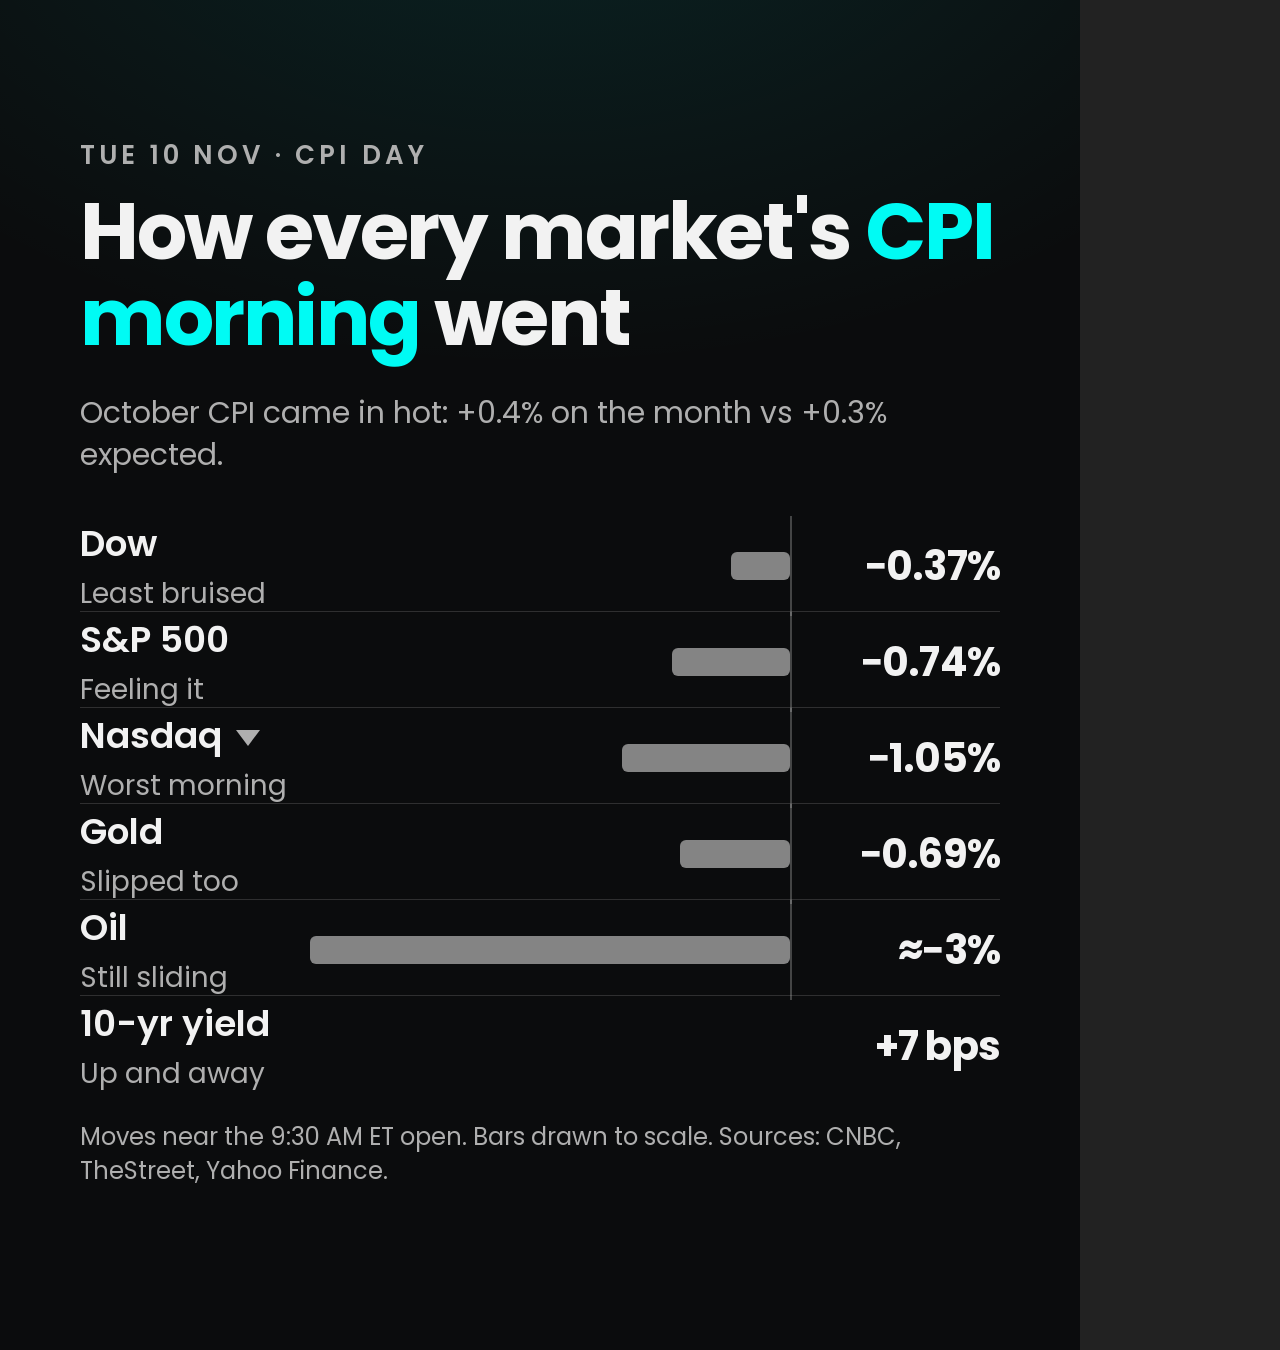
<file: source/kit/sets/md.html>
<!doctype html>
<html lang="en"><head><meta charset="utf-8"><link rel="stylesheet" href="../kit.css">
<title>Market mood single (kit v2 template)</title>
<style>
.rows{position:absolute;left:80px;right:80px;top:516px}
.r{display:grid;grid-template-columns:230px 1fr 170px;align-items:center;height:96px;border-bottom:1.5px solid var(--line)}
.r:last-child{border-bottom:0}
.mk{font-size:36px;font-weight:600}
.md{font-size:28px;color:var(--grey);margin-top:2px}
.track{position:relative;height:40px}
.zero{position:absolute;top:-30px;bottom:-30px;width:2px;background:rgba(175,175,175,.35)}
.bar{position:absolute;top:6px;height:28px;border-radius:6px}
.bar.up{background:var(--cyan-t16);border:3px solid var(--cyan)}
.bar.dn{background:rgba(175,175,175,.74)}
.val{font-size:40px;font-weight:700;text-align:right;letter-spacing:-.02em}
.r.worst .mk::after{content:"";display:inline-block;margin-left:14px;width:0;height:0;border-left:12px solid transparent;border-right:12px solid transparent;border-top:16px solid var(--grey);vertical-align:middle}
</style></head><body>
<!-- EDIT ONLY THIS BLOCK on the day. Moves in percent; mark the row the headline story is about with worst:true; a row with "bar": false shows its value without a bar (e.g. yields in bps). -->
<script>
const MOOD = {
  name: "mdCPI2",
  kicker: "Tue 10 Nov · CPI day",
  headline: 'How every market\'s <span class="c">CPI morning</span> went',
  sub: "October CPI came in hot: +0.4% on the month vs +0.3% expected.",
  rows: [
    {m:"Dow", mood:"Least bruised", v:-0.37},
    {m:"S&P 500", mood:"Feeling it", v:-0.74},
    {m:"Nasdaq", mood:"Worst morning", v:-1.05, worst:true},
    {m:"Gold", mood:"Slipped too", v:-0.69},
    {m:"Oil", mood:"Still sliding", v:-3.0, approx:true},
    {m:"10-yr yield", mood:"Up and away", v:"+7 bps", bar:false}
  ],
  source: "Moves near the 9:30 AM ET open. Bars drawn to scale. Sources: CNBC, TheStreet, Yahoo Finance."
};
</script>
<section class="slide" id="s" data-pg="end">
  <div class="kick" id="k"></div>
  <div class="h-slide" id="h" style="font-size:80px"></div>
  <div class="body" id="sub" style="position:absolute;left:80px;right:80px;top:392px;font-size:30px"></div>
  <div class="rows" id="rows"></div>
  <div class="note" id="src" style="top:1120px"></div>
</section>
<script>
document.getElementById('s').dataset.name = MOOD.name;
k.textContent = MOOD.kicker; h.innerHTML = MOOD.headline; sub.textContent = MOOD.sub; src.textContent = MOOD.source;
const nums = MOOD.rows.filter(r => r.bar !== false).map(r => r.v);
const maxAbs = Math.max(...nums.map(Math.abs)), hasUp = nums.some(v => v > 0), hasDn = nums.some(v => v < 0);
const W = 480, zero = hasUp && hasDn ? W / 2 : (hasDn ? W : 0), scale = (hasUp && hasDn ? W / 2 : W) / maxAbs;
for (const r of MOOD.rows) {
  const isNum = r.bar !== false, v = r.v;
  const fmt = isNum ? (r.approx ? "≈" : "") + (v > 0 ? "+" : v < 0 ? "−" : "") + Math.abs(v).toFixed(Math.abs(v) >= 1 && r.approx ? 0 : 2) + "%" : v;
  let bar = "";
  if (isNum) { const w = Math.abs(v) * scale, left = v >= 0 ? zero : zero - w;
    bar = `<div class="zero" style="left:${zero}px"></div><div class="bar ${v >= 0 ? 'up' : 'dn'}" style="left:${left}px;width:${Math.max(w, 6)}px"></div>`; }
  rows.insertAdjacentHTML('beforeend', `<div class="r ${r.worst ? 'worst' : ''}"><div><div class="mk">${r.m}</div><div class="md">${r.mood}</div></div>
    <div class="track" style="width:${W}px">${bar}</div><div class="val ${isNum && v > 0 ? 'c' : ''}">${fmt}</div></div>`);
}
</script>
</body></html>
</file>
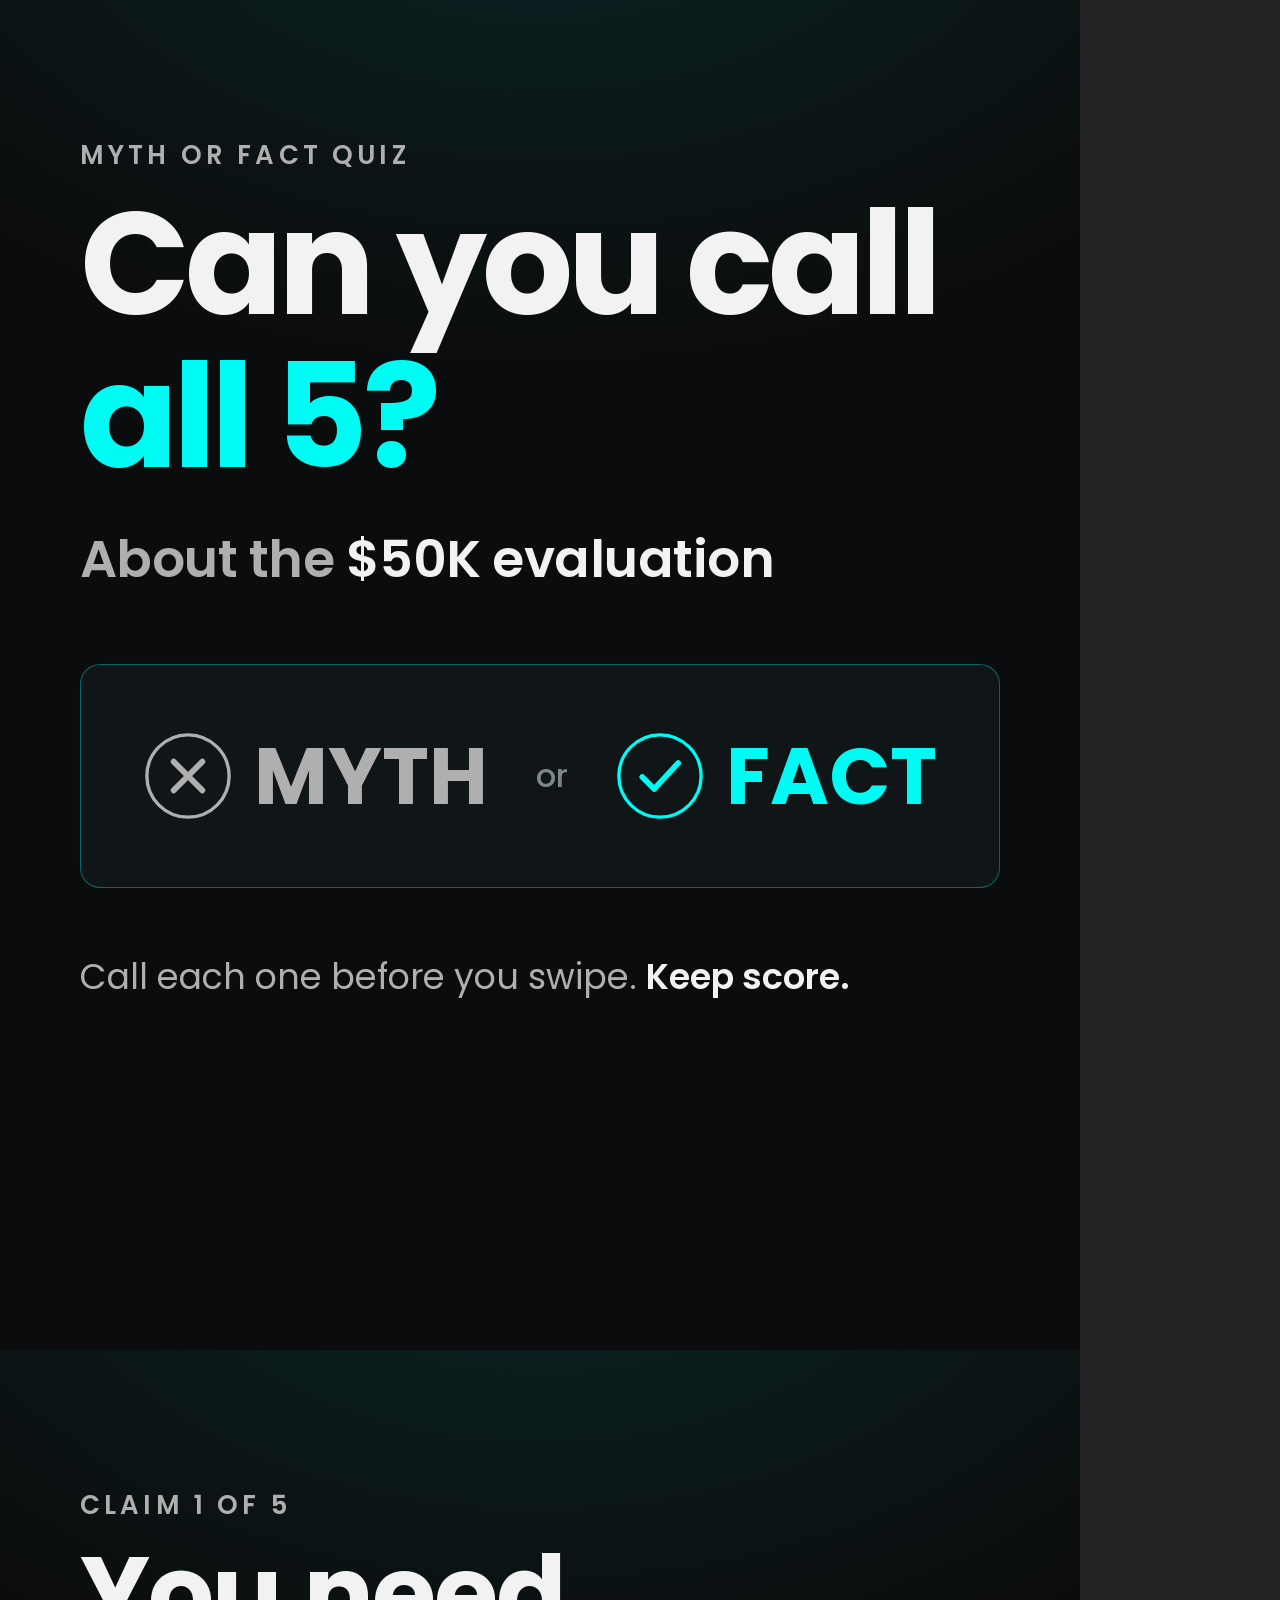
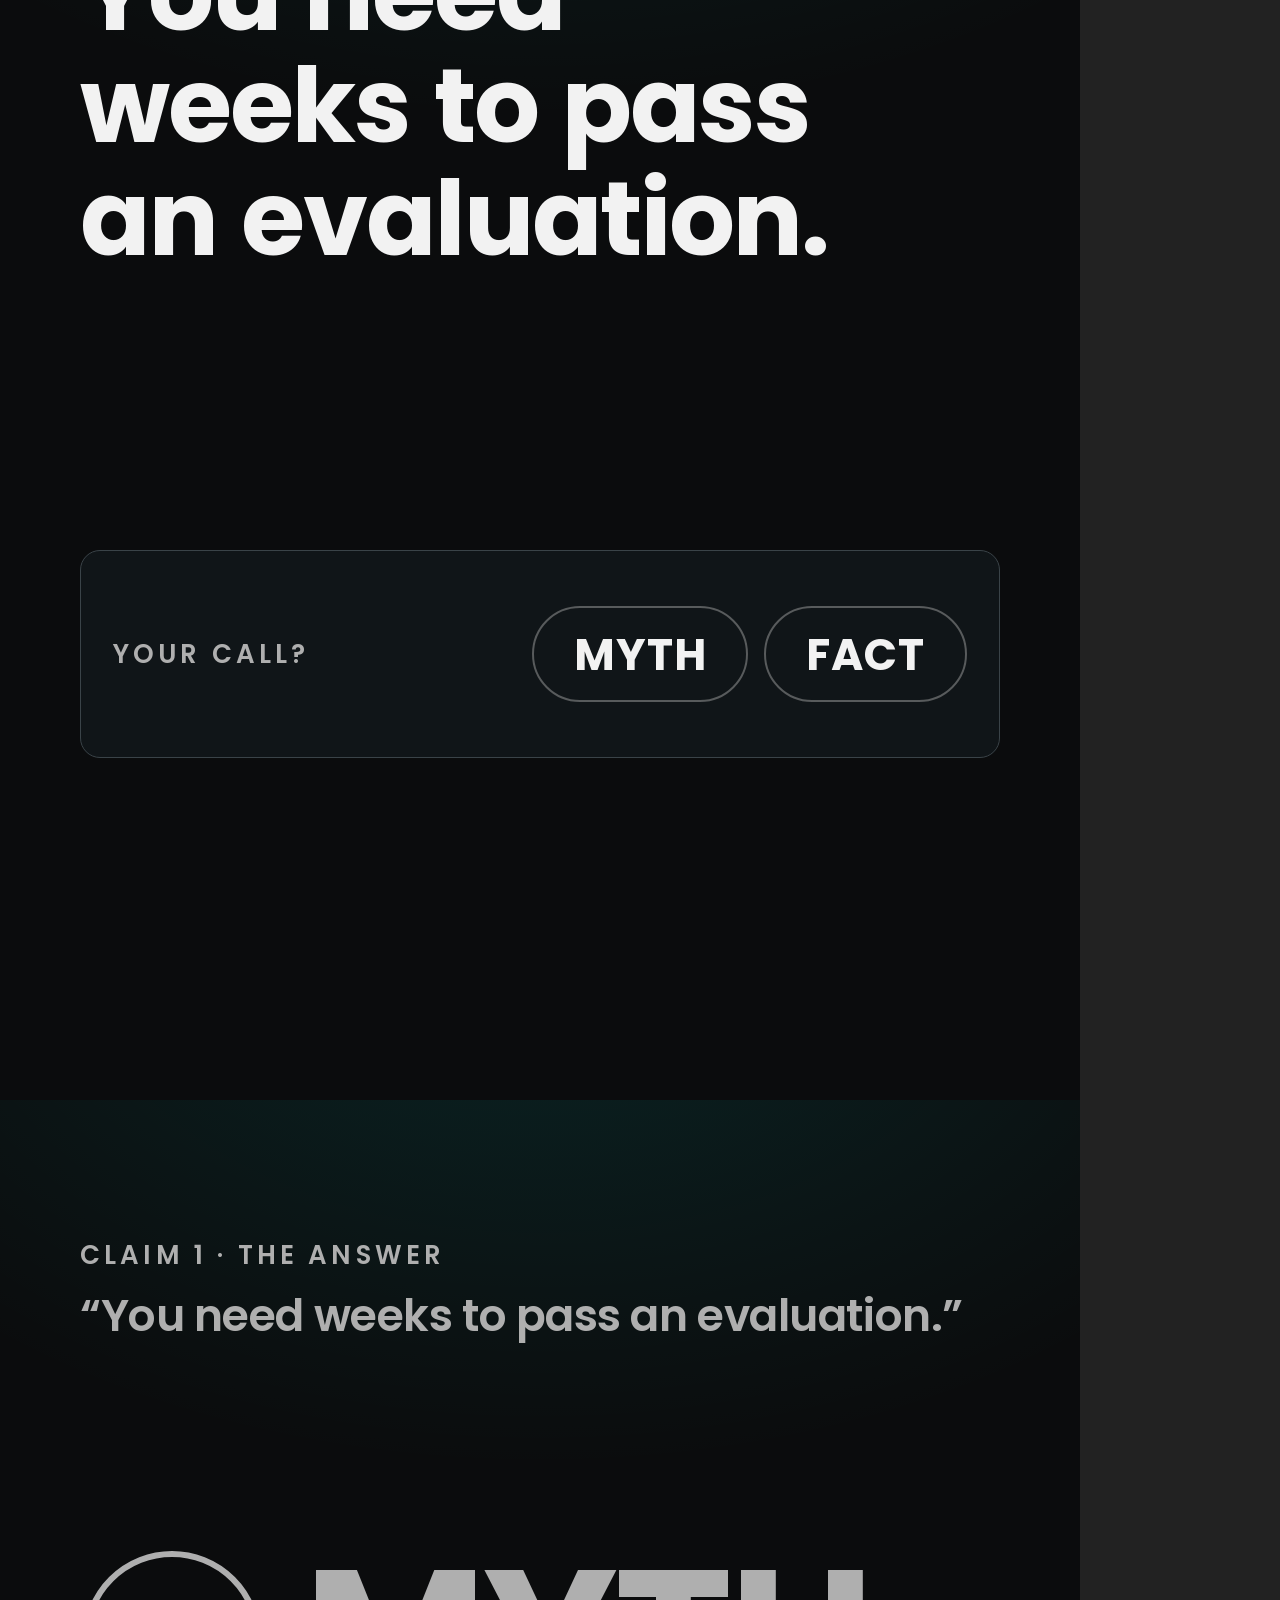
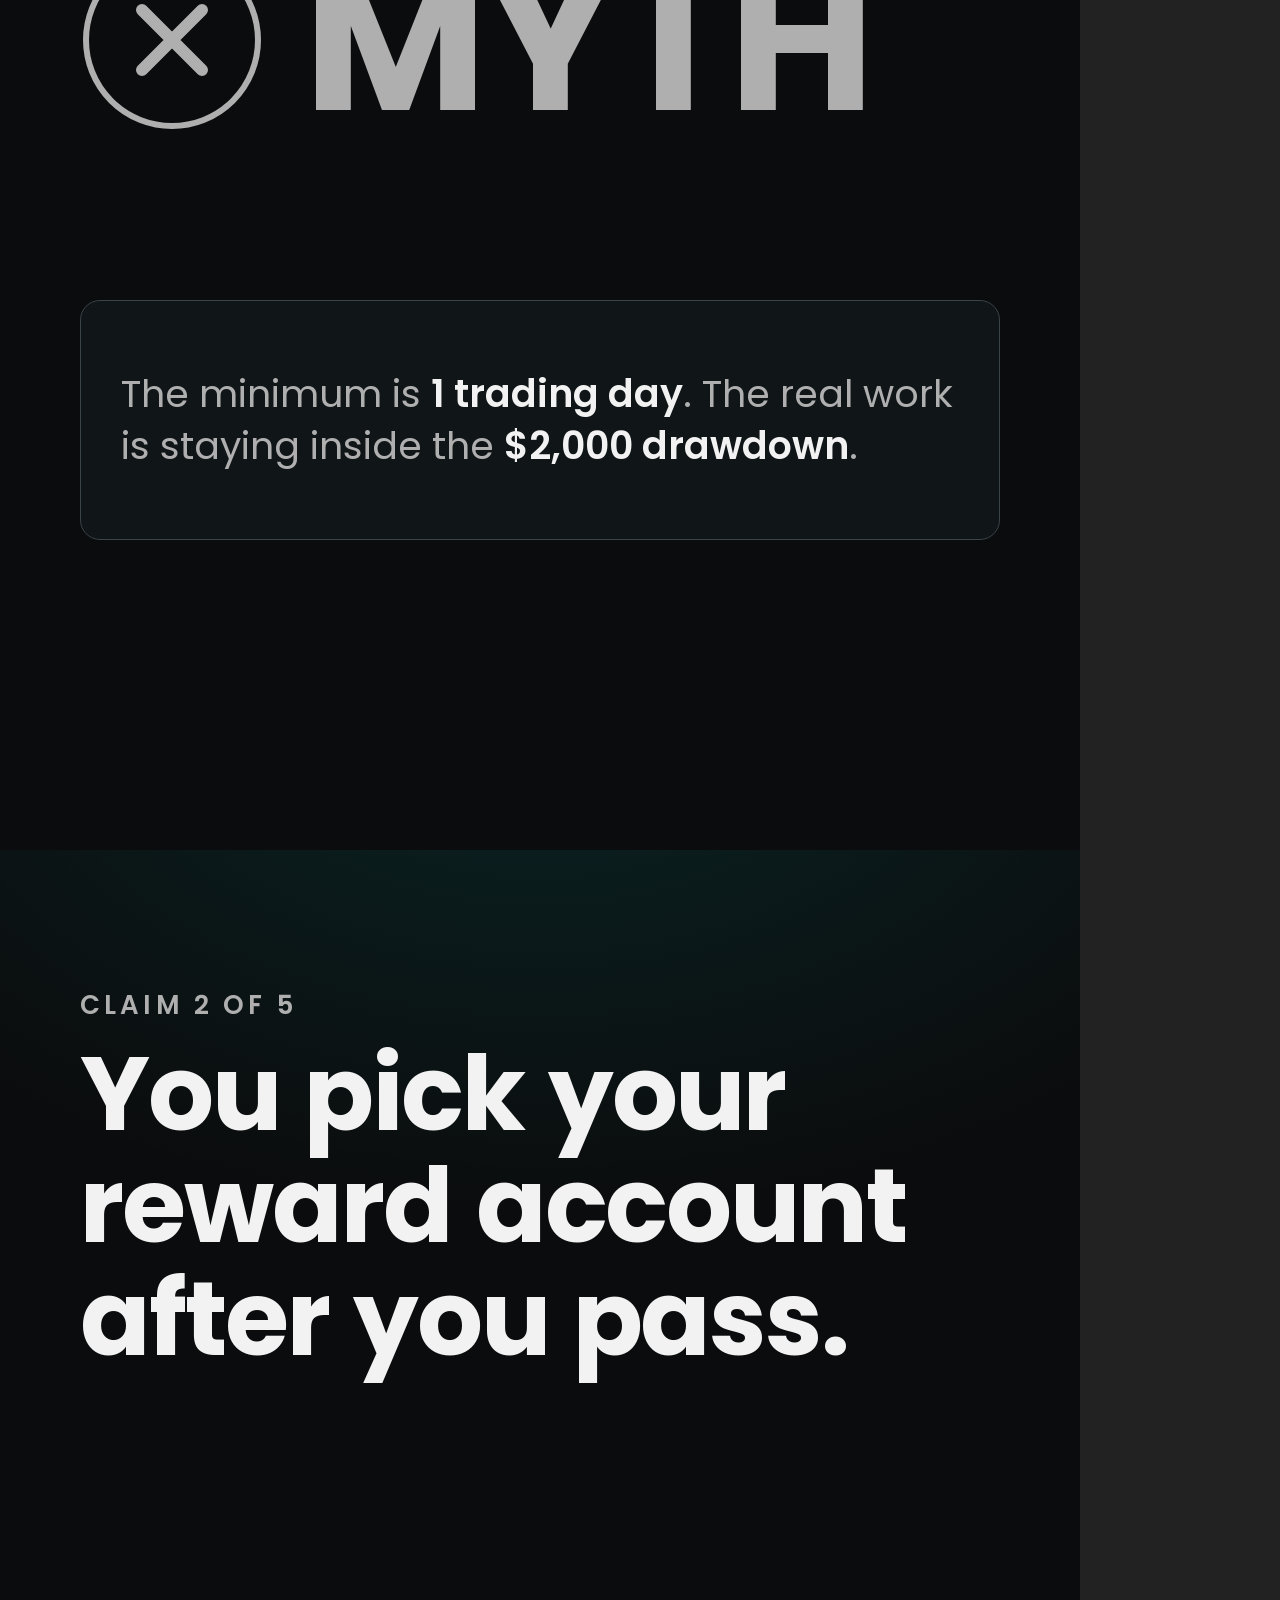
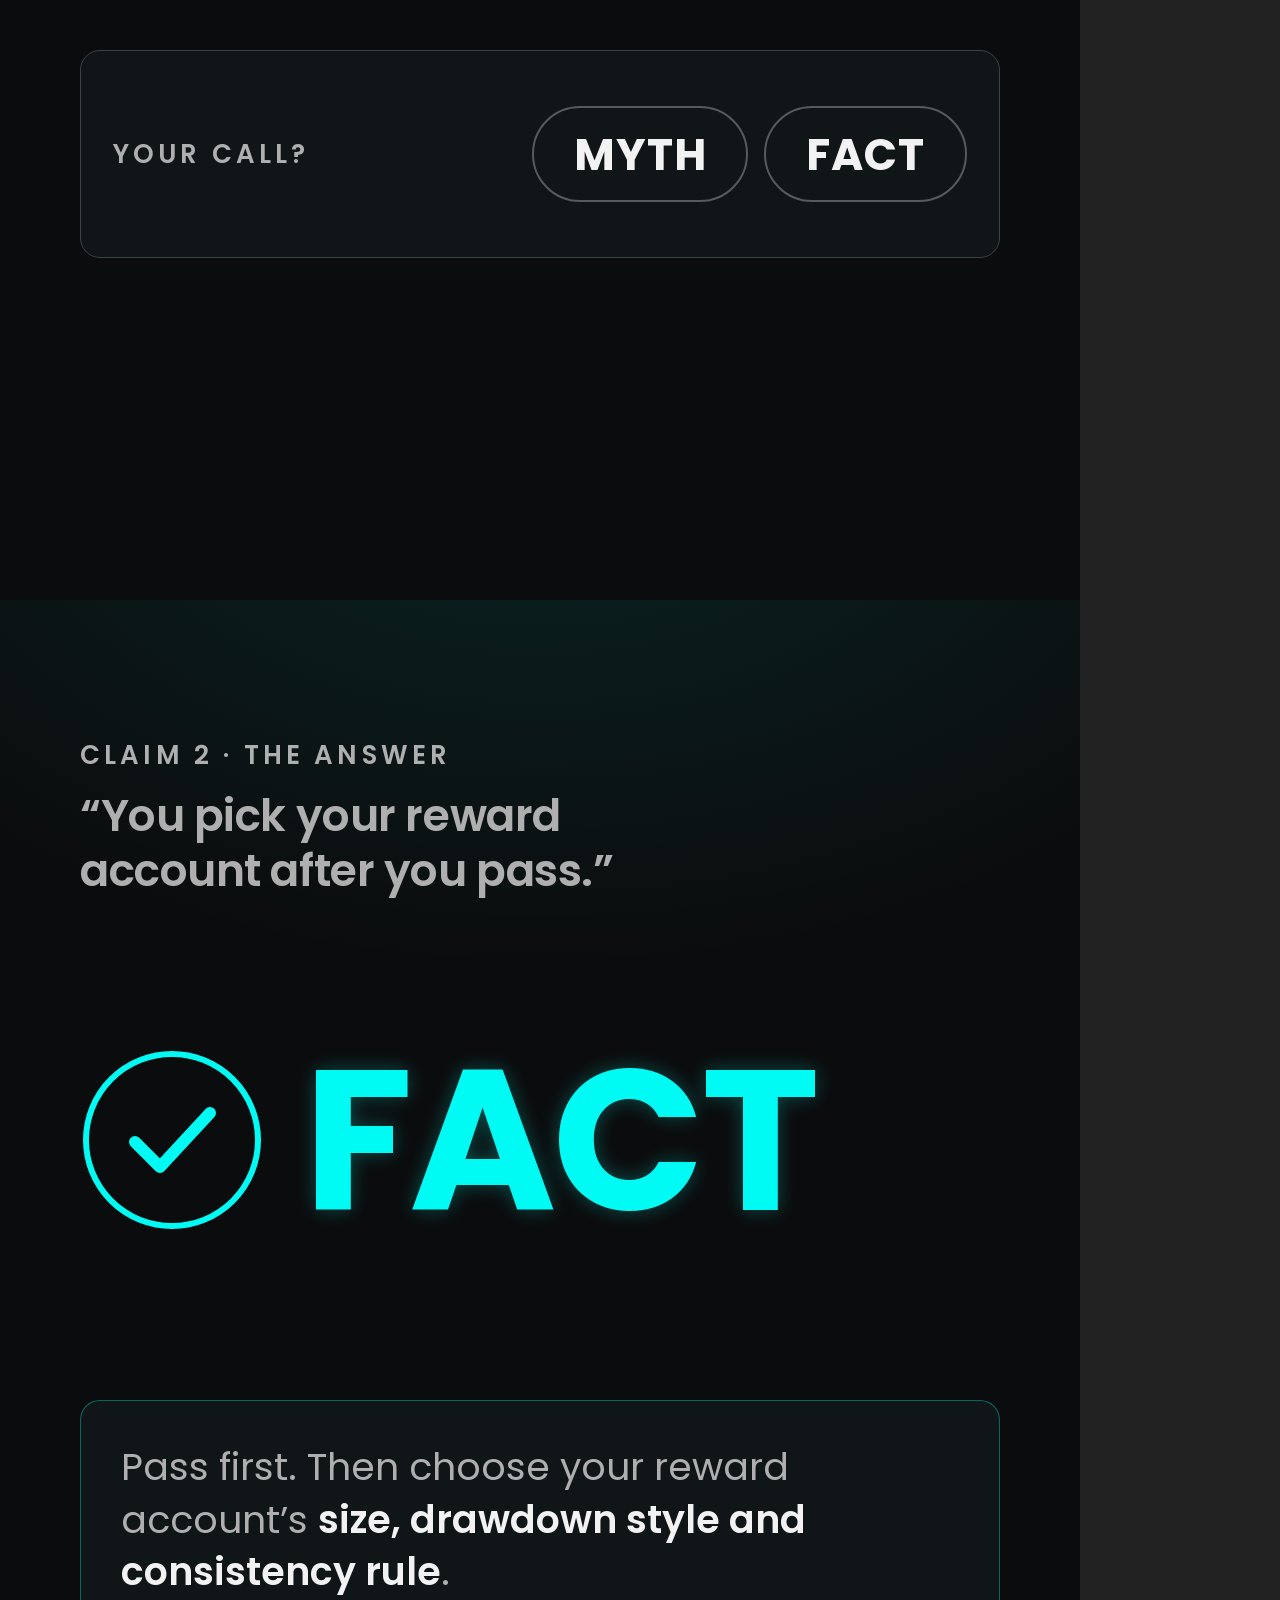
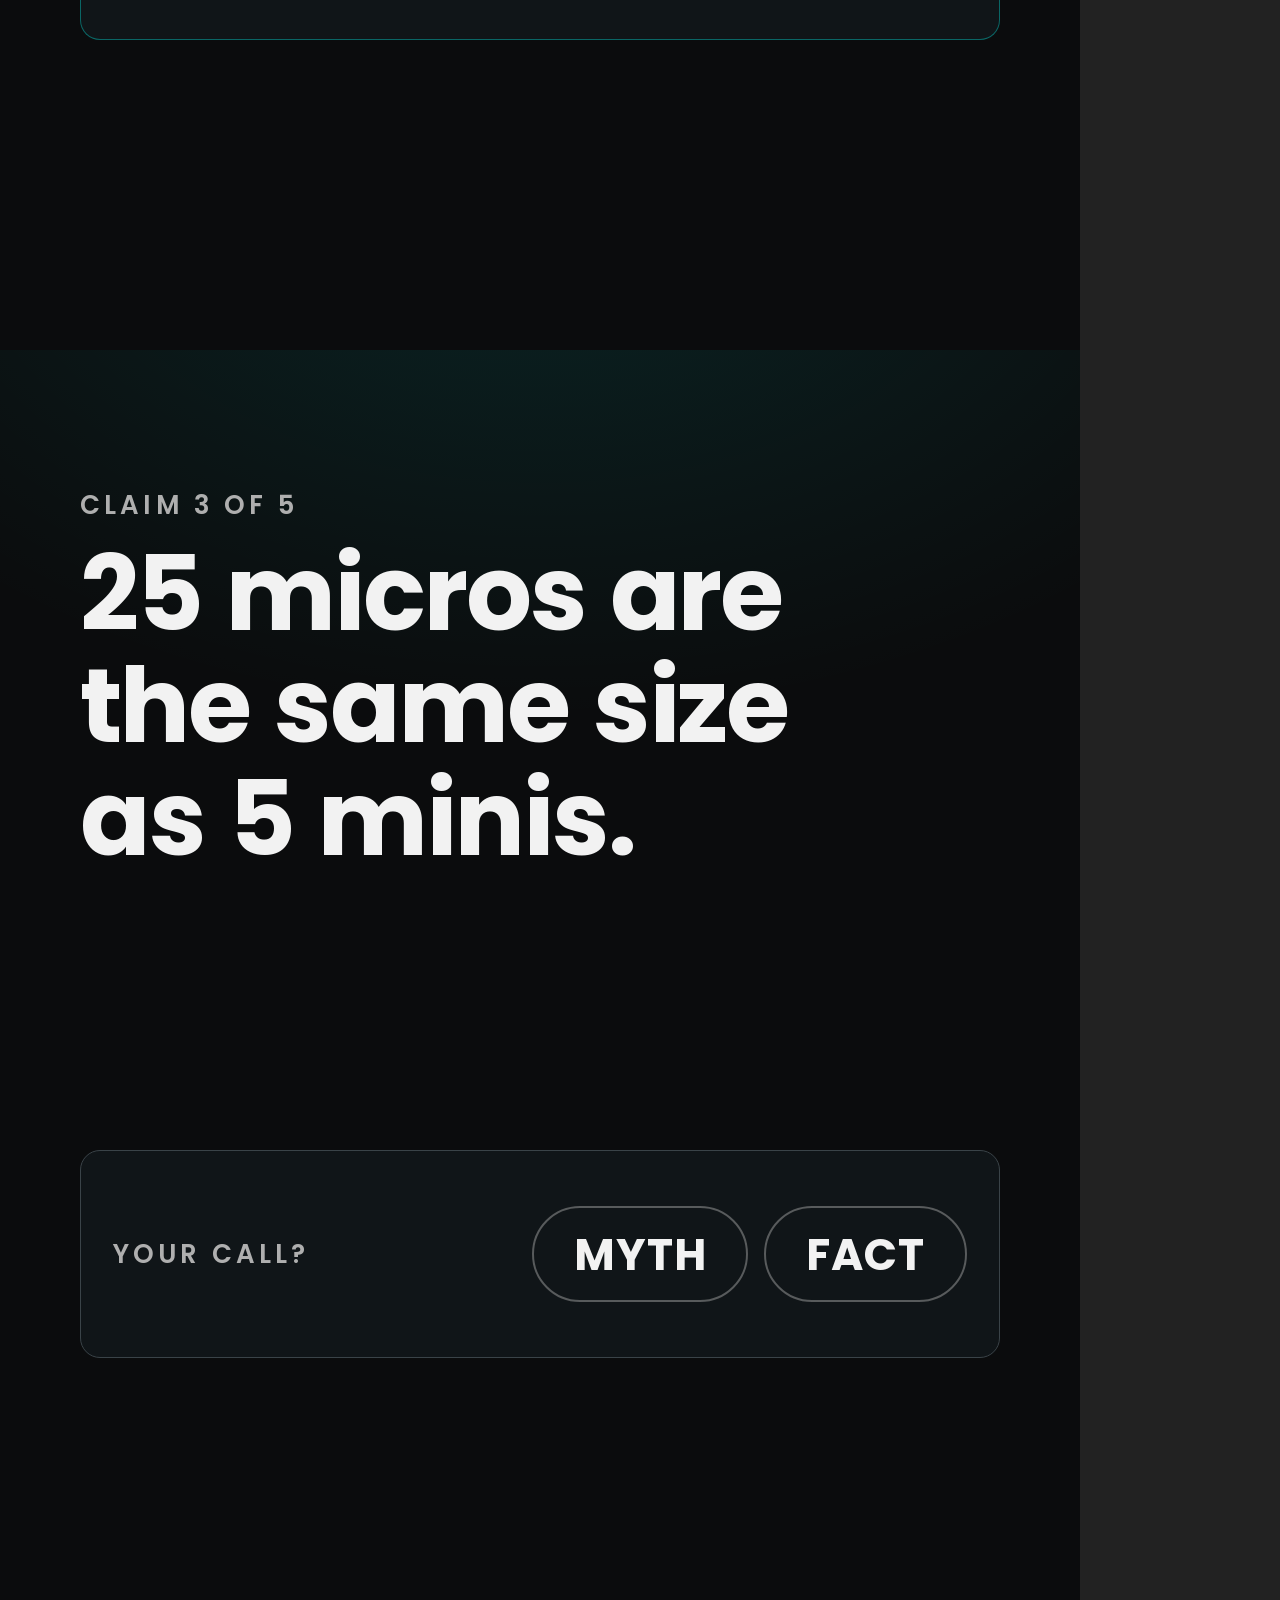
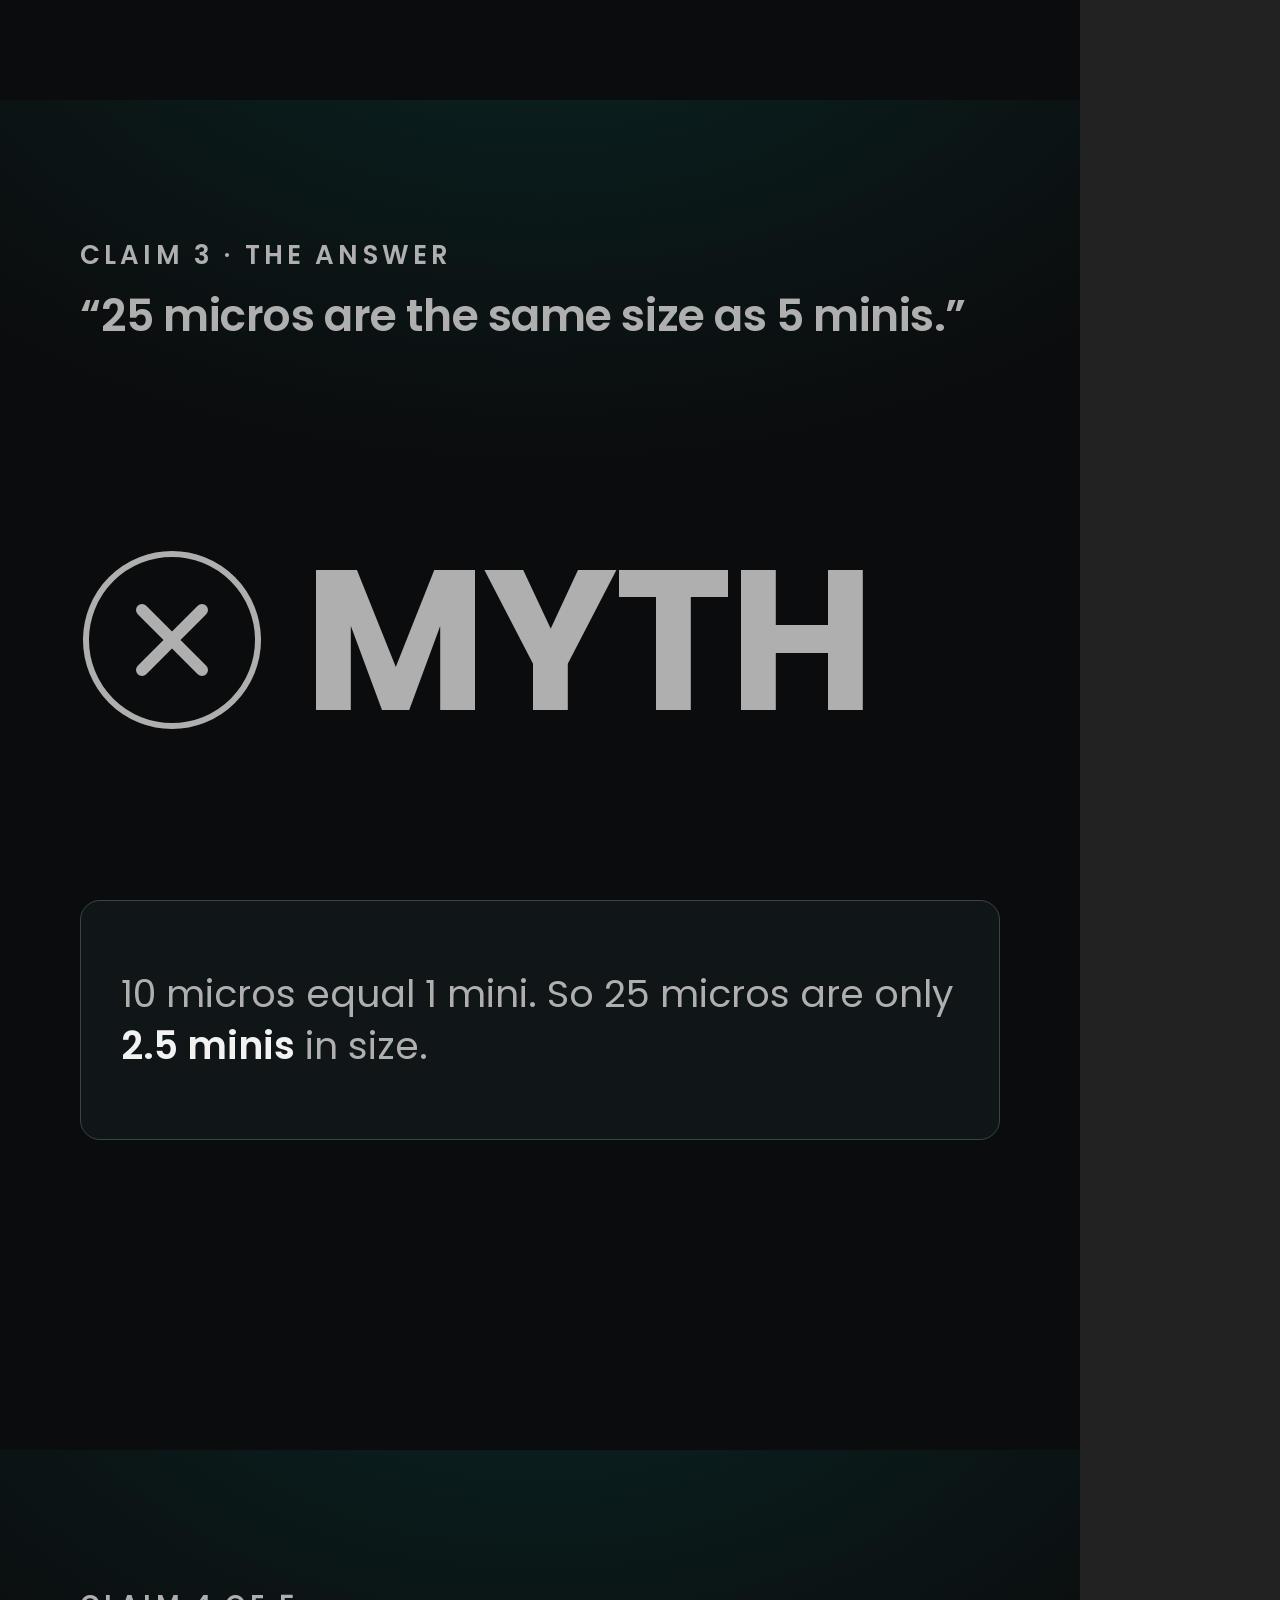
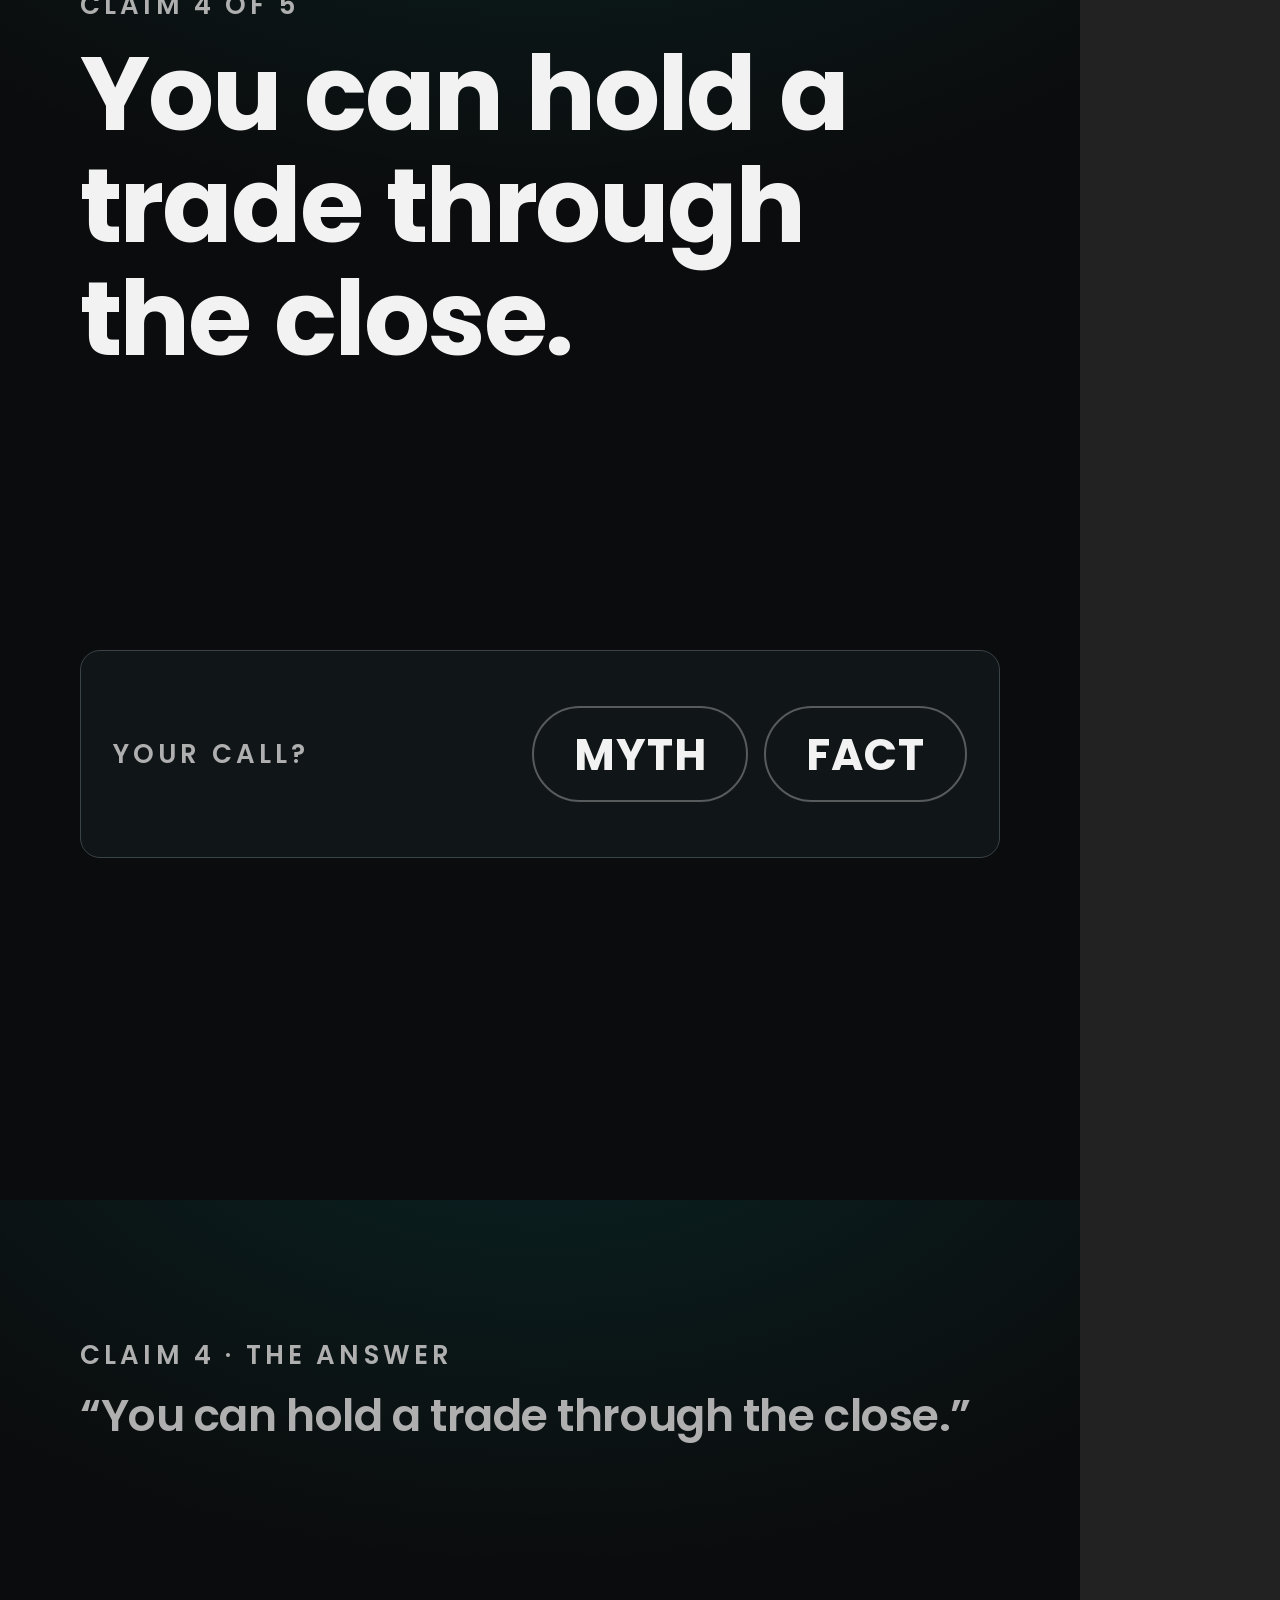
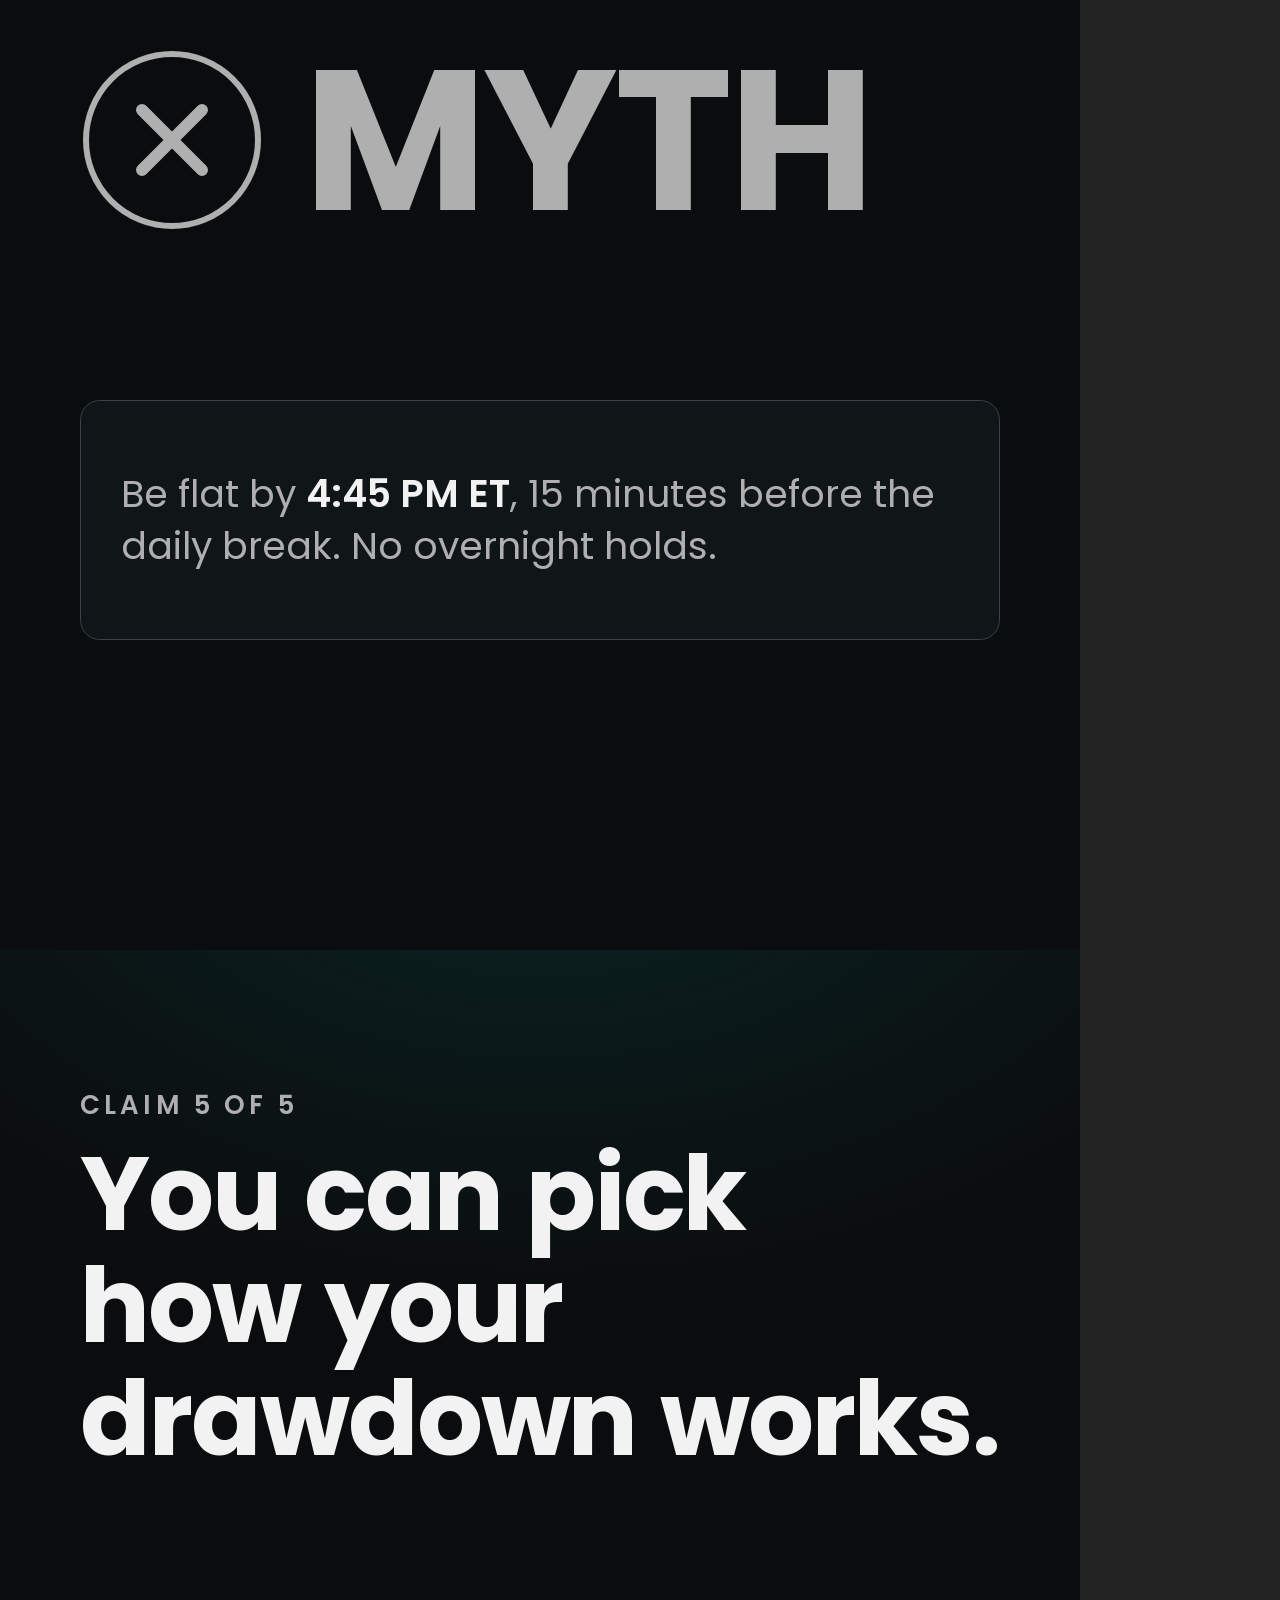
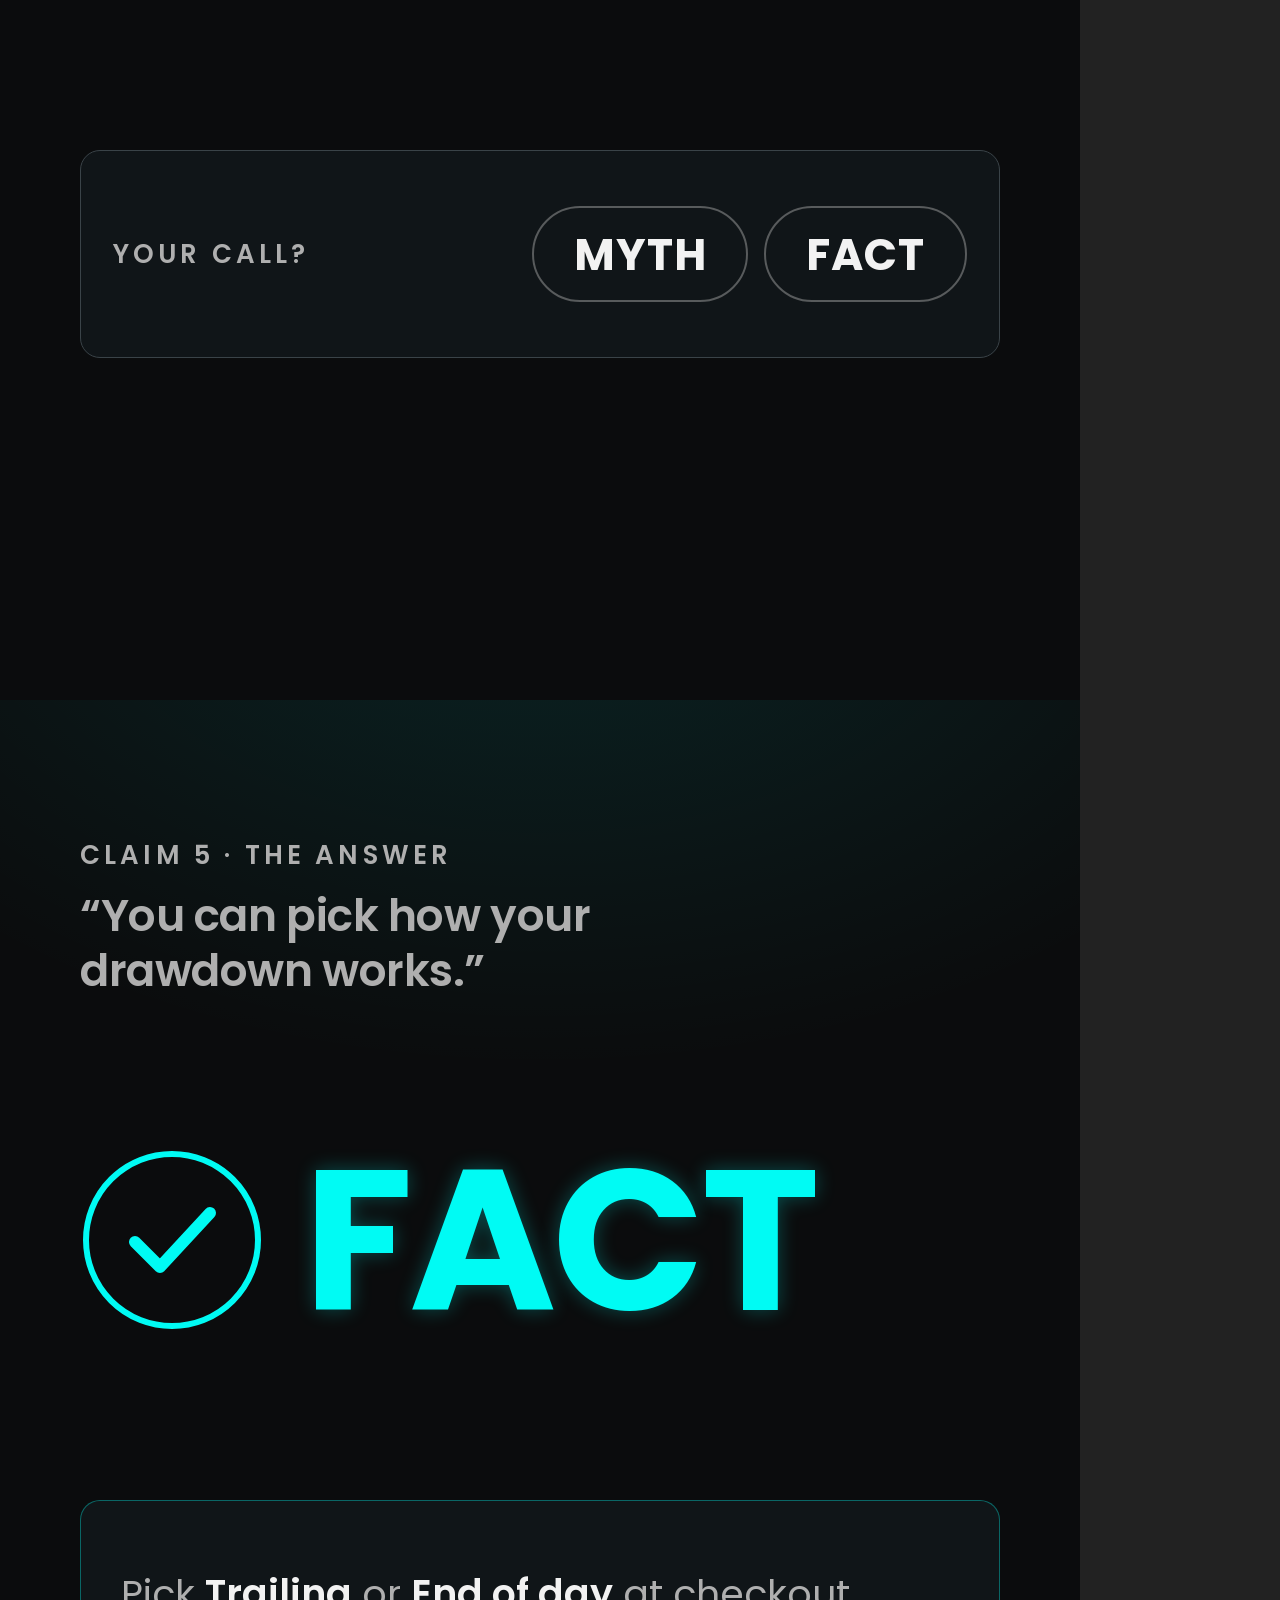
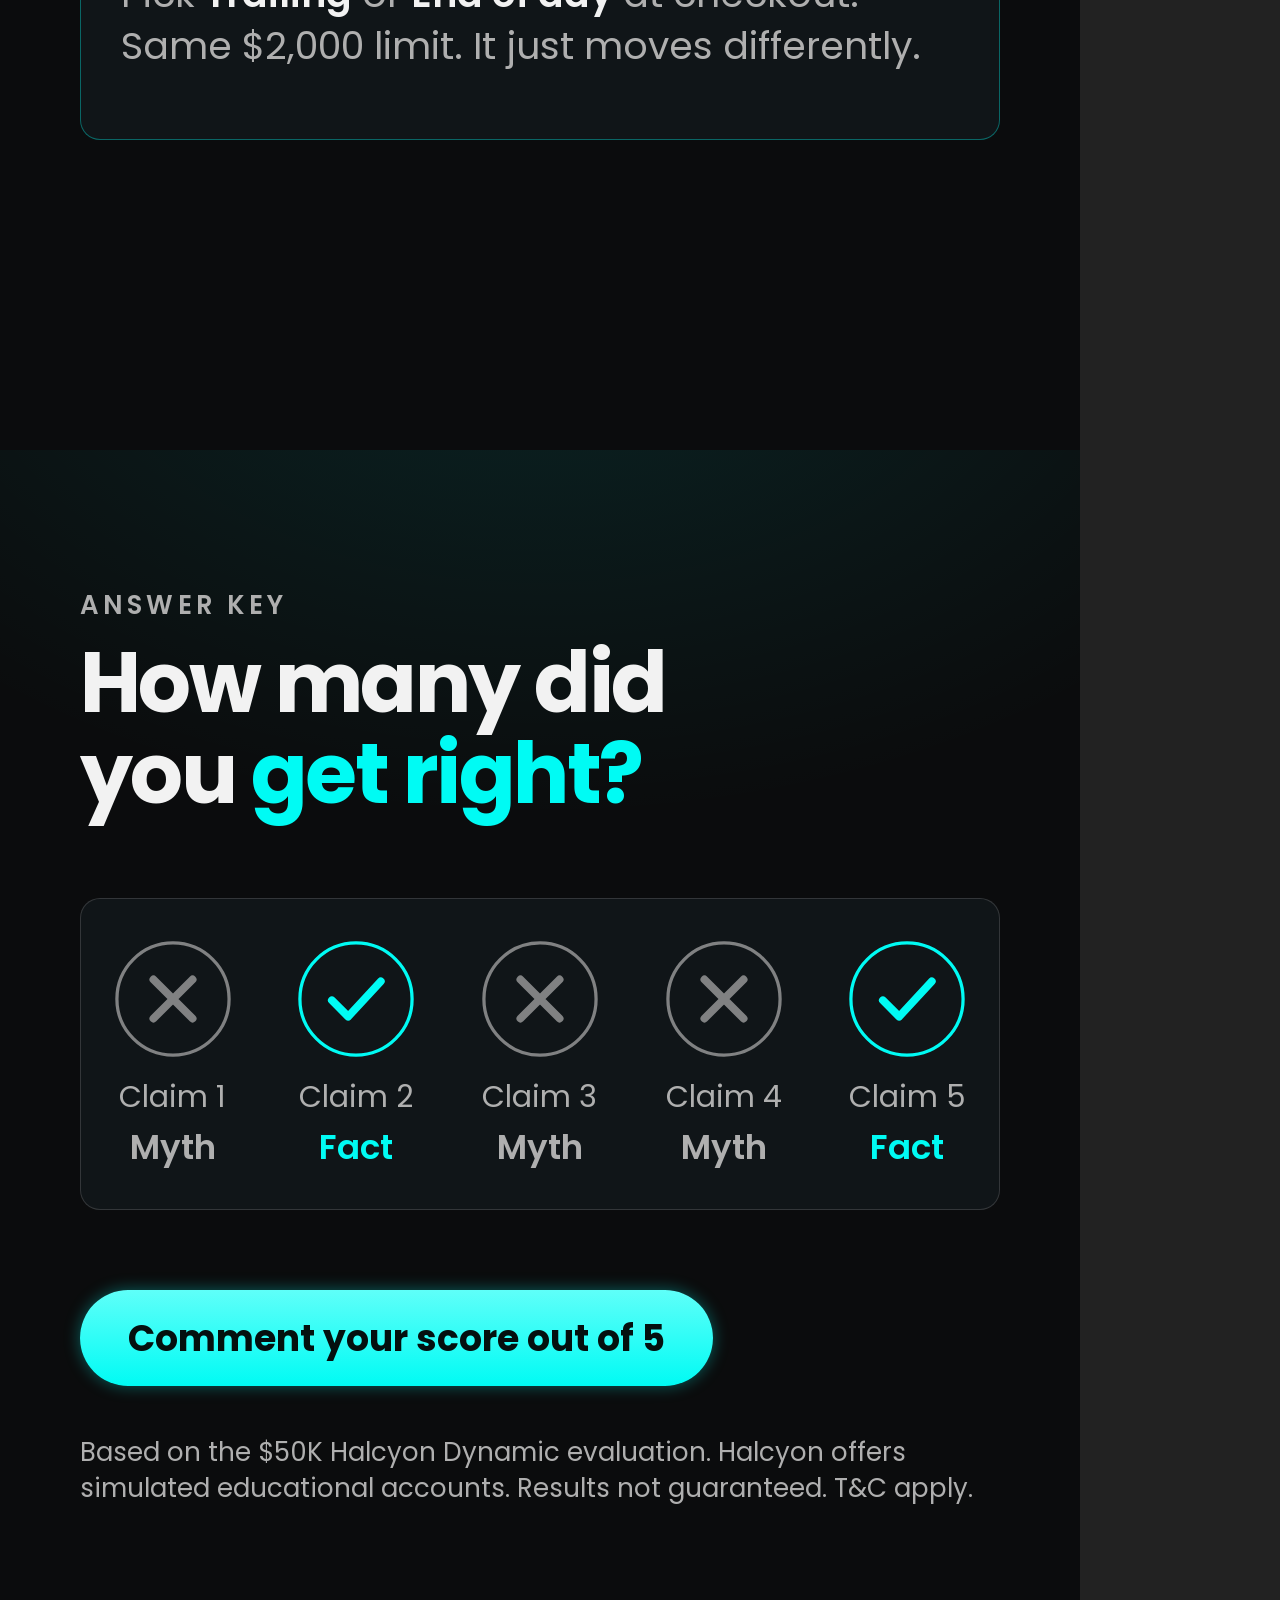
<file: source/kit/sets/mfA.html>
<!doctype html>
<html lang="en"><head><meta charset="utf-8"><link rel="stylesheet" href="../kit.css">
<title>mfA · Myth or fact: evaluation edition (kit v2, replaces mmB) · question then answer per claim</title>
<style>
.claim{position:absolute;left:80px;right:80px;top:188px;font-size:104px;font-weight:700;letter-spacing:-.02em;word-spacing:.04em;line-height:1.08;text-wrap:balance}
.claim .q{color:var(--grey-dim)}
.ask{position:absolute;left:80px;right:80px;top:800px;height:208px;border:1.5px solid #3A4348;background:var(--surface-1);border-radius:20px;padding:0 32px;display:flex;align-items:center;justify-content:space-between}
.ask .label{color:var(--grey)}
.ask .opts{display:flex;gap:16px}
.opt{height:96px;padding:0 40px;border-radius:999px;border:2px solid rgba(175,175,175,.45);display:flex;align-items:center;font-size:44px;font-weight:700;color:var(--ink);letter-spacing:.02em}
.recap{position:absolute;left:80px;right:80px;top:188px;font-size:44px;font-weight:600;letter-spacing:-.01em;line-height:1.25;color:var(--grey);text-wrap:balance}
.vd{position:absolute;left:80px;top:440px;display:flex;align-items:center;gap:40px}
.vd .w{font-size:200px;font-weight:700;letter-spacing:-.02em;line-height:1}
.vd.fact .w{color:var(--cyan);text-shadow:0 0 20px rgba(0,251,244,.28)}
.vd.myth .w{color:var(--grey)}
.why{position:absolute;left:80px;right:80px;top:800px;height:240px;display:flex;align-items:center;border-radius:20px;padding:0 40px;background:var(--surface-1);border:1.5px solid #3A4348;font-size:38px;line-height:1.38;color:var(--grey);text-wrap:pretty}
.why.fact{border-color:var(--cyan-line)}
.why b{color:var(--ink);font-weight:600}
.cover-h{position:absolute;left:80px;right:80px;top:188px;font-size:144px;font-weight:700;letter-spacing:-.035em;line-height:1.06}
.cover-s{position:absolute;left:80px;right:80px;top:520px;font-size:52px;font-weight:600;letter-spacing:-.01em;color:var(--grey)}
.duo{position:absolute;left:80px;right:80px;top:664px;height:224px;border:1.5px solid var(--cyan-line);background:var(--surface-1);border-radius:20px;display:flex;align-items:center;justify-content:center;gap:48px}
.duo .t{display:flex;align-items:center;gap:22px;font-size:80px;font-weight:700}
.duo .or{font-size:32px;color:var(--grey-dim);font-weight:500}
.keyp{position:absolute;left:80px;right:80px;top:448px;border:1.5px solid var(--line);background:var(--surface-1);border-radius:20px;padding:40px 0 36px}
.key{display:grid;grid-template-columns:repeat(5,1fr)}
.key div{text-align:center}.key svg{display:block;margin:0 auto}
.key .n{font-size:30px;color:var(--grey);margin-top:16px}
.key .a{font-size:34px;font-weight:600;margin-top:2px}.key .a.f{color:var(--cyan)}.key .a.m{color:var(--grey)}
</style></head><body>
<section class="slide" data-name="mfA_1" data-pg="1/12">
  <div class="kick">Myth or fact quiz</div>
  <div class="cover-h">Can you call<br><span class="c">all 5?</span></div>
  <div class="cover-s">About the <span class="ink">$50K evaluation</span></div>
  <div class="duo"><span class="t g"><svg width="88" height="88" viewBox="0 0 184 184" fill="none"><circle cx="92" cy="92" r="86" stroke="#AFAFAF" stroke-width="7"/><path d="M62 62l60 60M122 62l-60 60" stroke="#AFAFAF" stroke-width="12" stroke-linecap="round"/></svg>MYTH</span><span class="or">or</span><span class="t c"><svg width="88" height="88" viewBox="0 0 184 184" fill="none"><circle cx="92" cy="92" r="86" stroke="#00FBF4" stroke-width="7"/><path d="M55 94l25 25 50-54" stroke="#00FBF4" stroke-width="12" stroke-linecap="round" stroke-linejoin="round"/></svg>FACT</span></div>
  <div class="body" style="position:absolute;left:80px;right:80px;top:952px">Call each one before you swipe. <b>Keep score.</b></div>
</section>

<section class="slide" data-name="mfA_2" data-pg="2/12">
  <div class="kick">Claim 1 of 5</div>
  <div class="claim">You need weeks to pass an evaluation.</div>
  <div class="ask"><span class="label">Your call?</span><span class="opts"><span class="opt">MYTH</span><span class="opt">FACT</span></span></div>
</section>

<section class="slide" data-name="mfA_3" data-pg="3/12">
  <div class="kick">Claim 1 · the answer</div>
  <div class="recap">“You need weeks to pass an evaluation.”</div>
  <div class="vd myth"><svg width="184" height="184" viewBox="0 0 184 184" fill="none"><circle cx="92" cy="92" r="86" stroke="#AFAFAF" stroke-width="6"/><path d="M62 62l60 60M122 62l-60 60" stroke="#AFAFAF" stroke-width="12" stroke-linecap="round"/></svg><span class="w">MYTH</span></div>
  <div class="why "><div>The minimum is <b>1 trading day</b>. The real work is staying inside the <b>$2,000 drawdown</b>.</div></div>
</section>

<section class="slide" data-name="mfA_4" data-pg="4/12">
  <div class="kick">Claim 2 of 5</div>
  <div class="claim">You pick your reward account after you pass.</div>
  <div class="ask"><span class="label">Your call?</span><span class="opts"><span class="opt">MYTH</span><span class="opt">FACT</span></span></div>
</section>

<section class="slide" data-name="mfA_5" data-pg="5/12">
  <div class="kick">Claim 2 · the answer</div>
  <div class="recap">“You pick your reward account after you pass.”</div>
  <div class="vd fact"><svg width="184" height="184" viewBox="0 0 184 184" fill="none"><circle cx="92" cy="92" r="86" stroke="#00FBF4" stroke-width="6"/><path d="M55 94l25 25 50-54" stroke="#00FBF4" stroke-width="12" stroke-linecap="round" stroke-linejoin="round"/></svg><span class="w">FACT</span></div>
  <div class="why fact"><div>Pass first. Then choose your reward account’s <b>size, drawdown style and consistency rule</b>.</div></div>
</section>

<section class="slide" data-name="mfA_6" data-pg="6/12">
  <div class="kick">Claim 3 of 5</div>
  <div class="claim">25 micros are the same size as 5 minis.</div>
  <div class="ask"><span class="label">Your call?</span><span class="opts"><span class="opt">MYTH</span><span class="opt">FACT</span></span></div>
</section>

<section class="slide" data-name="mfA_7" data-pg="7/12">
  <div class="kick">Claim 3 · the answer</div>
  <div class="recap">“25 micros are the same size as 5 minis.”</div>
  <div class="vd myth"><svg width="184" height="184" viewBox="0 0 184 184" fill="none"><circle cx="92" cy="92" r="86" stroke="#AFAFAF" stroke-width="6"/><path d="M62 62l60 60M122 62l-60 60" stroke="#AFAFAF" stroke-width="12" stroke-linecap="round"/></svg><span class="w">MYTH</span></div>
  <div class="why "><div>10 micros equal 1 mini. So 25 micros are only <b>2.5 minis</b> in size.</div></div>
</section>

<section class="slide" data-name="mfA_8" data-pg="8/12">
  <div class="kick">Claim 4 of 5</div>
  <div class="claim">You can hold a trade through the close.</div>
  <div class="ask"><span class="label">Your call?</span><span class="opts"><span class="opt">MYTH</span><span class="opt">FACT</span></span></div>
</section>

<section class="slide" data-name="mfA_9" data-pg="9/12">
  <div class="kick">Claim 4 · the answer</div>
  <div class="recap">“You can hold a trade through the close.”</div>
  <div class="vd myth"><svg width="184" height="184" viewBox="0 0 184 184" fill="none"><circle cx="92" cy="92" r="86" stroke="#AFAFAF" stroke-width="6"/><path d="M62 62l60 60M122 62l-60 60" stroke="#AFAFAF" stroke-width="12" stroke-linecap="round"/></svg><span class="w">MYTH</span></div>
  <div class="why "><div>Be flat by <b>4:45 PM ET</b>, 15 minutes before the daily break. No overnight holds.</div></div>
</section>

<section class="slide" data-name="mfA_10" data-pg="10/12">
  <div class="kick">Claim 5 of 5</div>
  <div class="claim">You can pick how your drawdown works.</div>
  <div class="ask"><span class="label">Your call?</span><span class="opts"><span class="opt">MYTH</span><span class="opt">FACT</span></span></div>
</section>

<section class="slide" data-name="mfA_11" data-pg="11/12">
  <div class="kick">Claim 5 · the answer</div>
  <div class="recap">“You can pick how your drawdown works.”</div>
  <div class="vd fact"><svg width="184" height="184" viewBox="0 0 184 184" fill="none"><circle cx="92" cy="92" r="86" stroke="#00FBF4" stroke-width="6"/><path d="M55 94l25 25 50-54" stroke="#00FBF4" stroke-width="12" stroke-linecap="round" stroke-linejoin="round"/></svg><span class="w">FACT</span></div>
  <div class="why fact"><div>Pick <b>Trailing</b> or <b>End of day</b> at checkout. Same $2,000 limit. It just moves differently.</div></div>
</section>

<section class="slide" data-name="mfA_12" data-pg="end 12/12">
  <div class="kick">Answer key</div>
  <div style="position:absolute;left:80px;right:80px;top:188px;font-size:84px;font-weight:700;letter-spacing:-.03em;line-height:1.08">How many did<br>you <span class="c">get right?</span></div>
  <div class="keyp"><div class="key"><div><svg width="120" height="120" viewBox="0 0 184 184" fill="none"><circle cx="92" cy="92" r="86" stroke="rgba(175,175,175,.7)" stroke-width="5"/><path d="M62 62l60 60M122 62l-60 60" stroke="rgba(175,175,175,.7)" stroke-width="12" stroke-linecap="round"/></svg><div class="n">Claim 1</div><div class="a m">Myth</div></div><div><svg width="120" height="120" viewBox="0 0 184 184" fill="none"><circle cx="92" cy="92" r="86" stroke="#00FBF4" stroke-width="5"/><path d="M55 94l25 25 50-54" stroke="#00FBF4" stroke-width="12" stroke-linecap="round" stroke-linejoin="round"/></svg><div class="n">Claim 2</div><div class="a f">Fact</div></div><div><svg width="120" height="120" viewBox="0 0 184 184" fill="none"><circle cx="92" cy="92" r="86" stroke="rgba(175,175,175,.7)" stroke-width="5"/><path d="M62 62l60 60M122 62l-60 60" stroke="rgba(175,175,175,.7)" stroke-width="12" stroke-linecap="round"/></svg><div class="n">Claim 3</div><div class="a m">Myth</div></div><div><svg width="120" height="120" viewBox="0 0 184 184" fill="none"><circle cx="92" cy="92" r="86" stroke="rgba(175,175,175,.7)" stroke-width="5"/><path d="M62 62l60 60M122 62l-60 60" stroke="rgba(175,175,175,.7)" stroke-width="12" stroke-linecap="round"/></svg><div class="n">Claim 4</div><div class="a m">Myth</div></div><div><svg width="120" height="120" viewBox="0 0 184 184" fill="none"><circle cx="92" cy="92" r="86" stroke="#00FBF4" stroke-width="5"/><path d="M55 94l25 25 50-54" stroke="#00FBF4" stroke-width="12" stroke-linecap="round" stroke-linejoin="round"/></svg><div class="n">Claim 5</div><div class="a f">Fact</div></div></div></div>
  <div style="position:absolute;left:80px;top:840px"><span class="pill fill" style="height:96px;padding:0 48px;font-size:36px;font-weight:700;box-shadow:0 0 16px rgba(0,251,244,.35)">Comment your score out of 5</span></div>
  <div class="disc" style="top:984px;max-width:920px;line-height:1.4">Based on the $50K Halcyon Dynamic evaluation. Halcyon offers simulated educational accounts. Results not guaranteed. T&amp;C apply.</div>
</section>
</body></html>
</file>
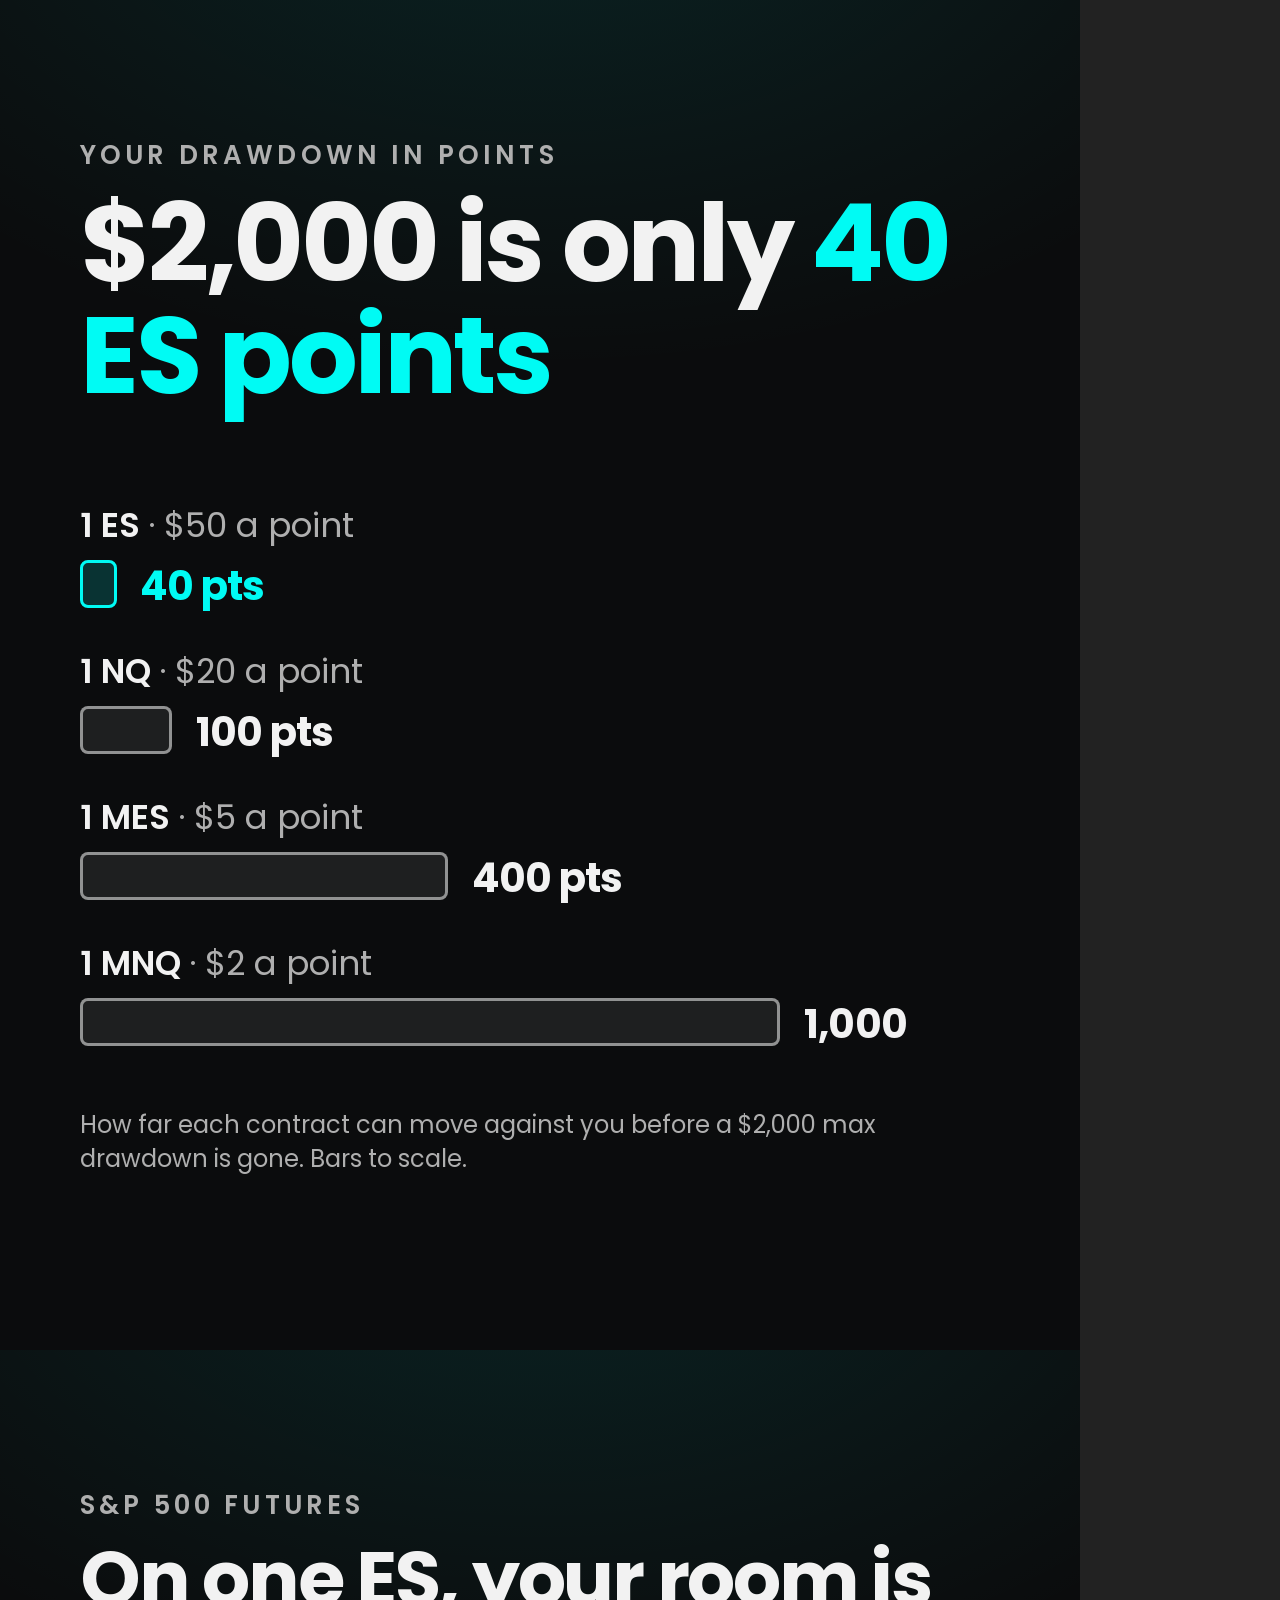
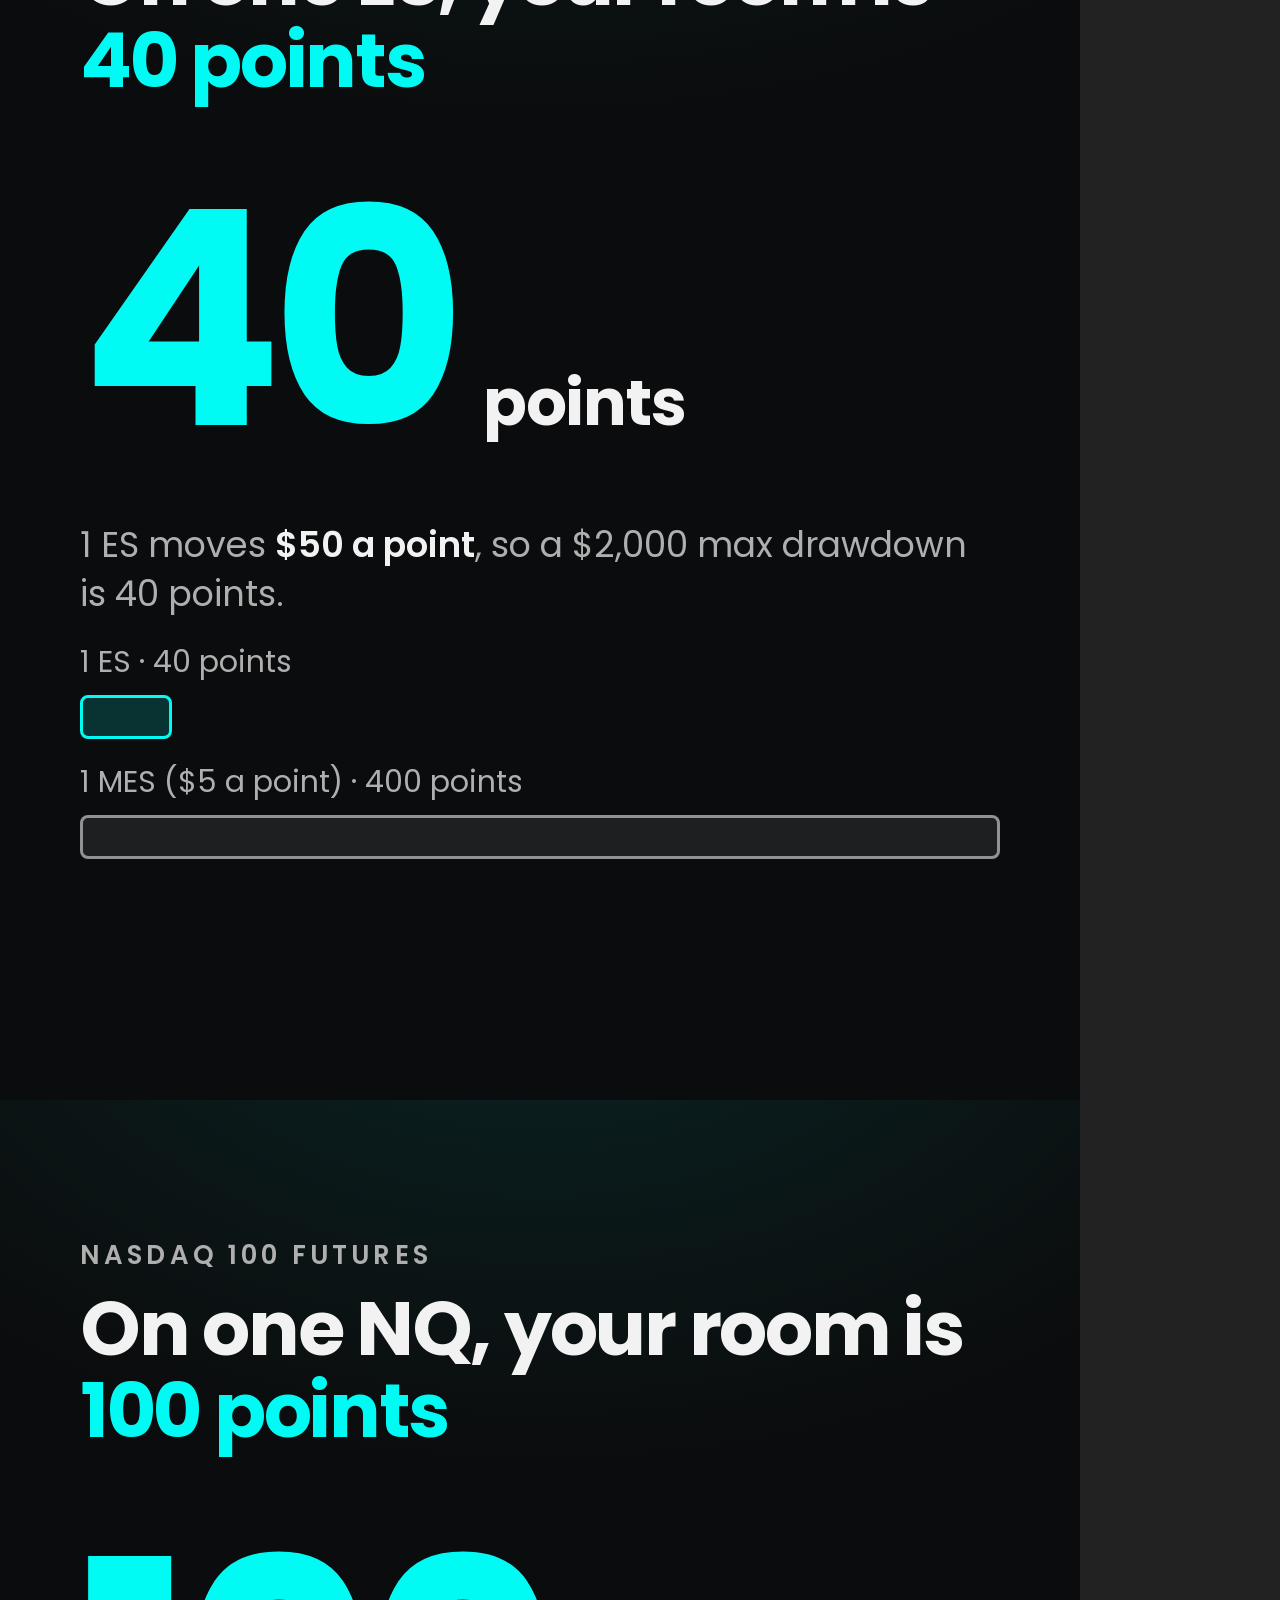
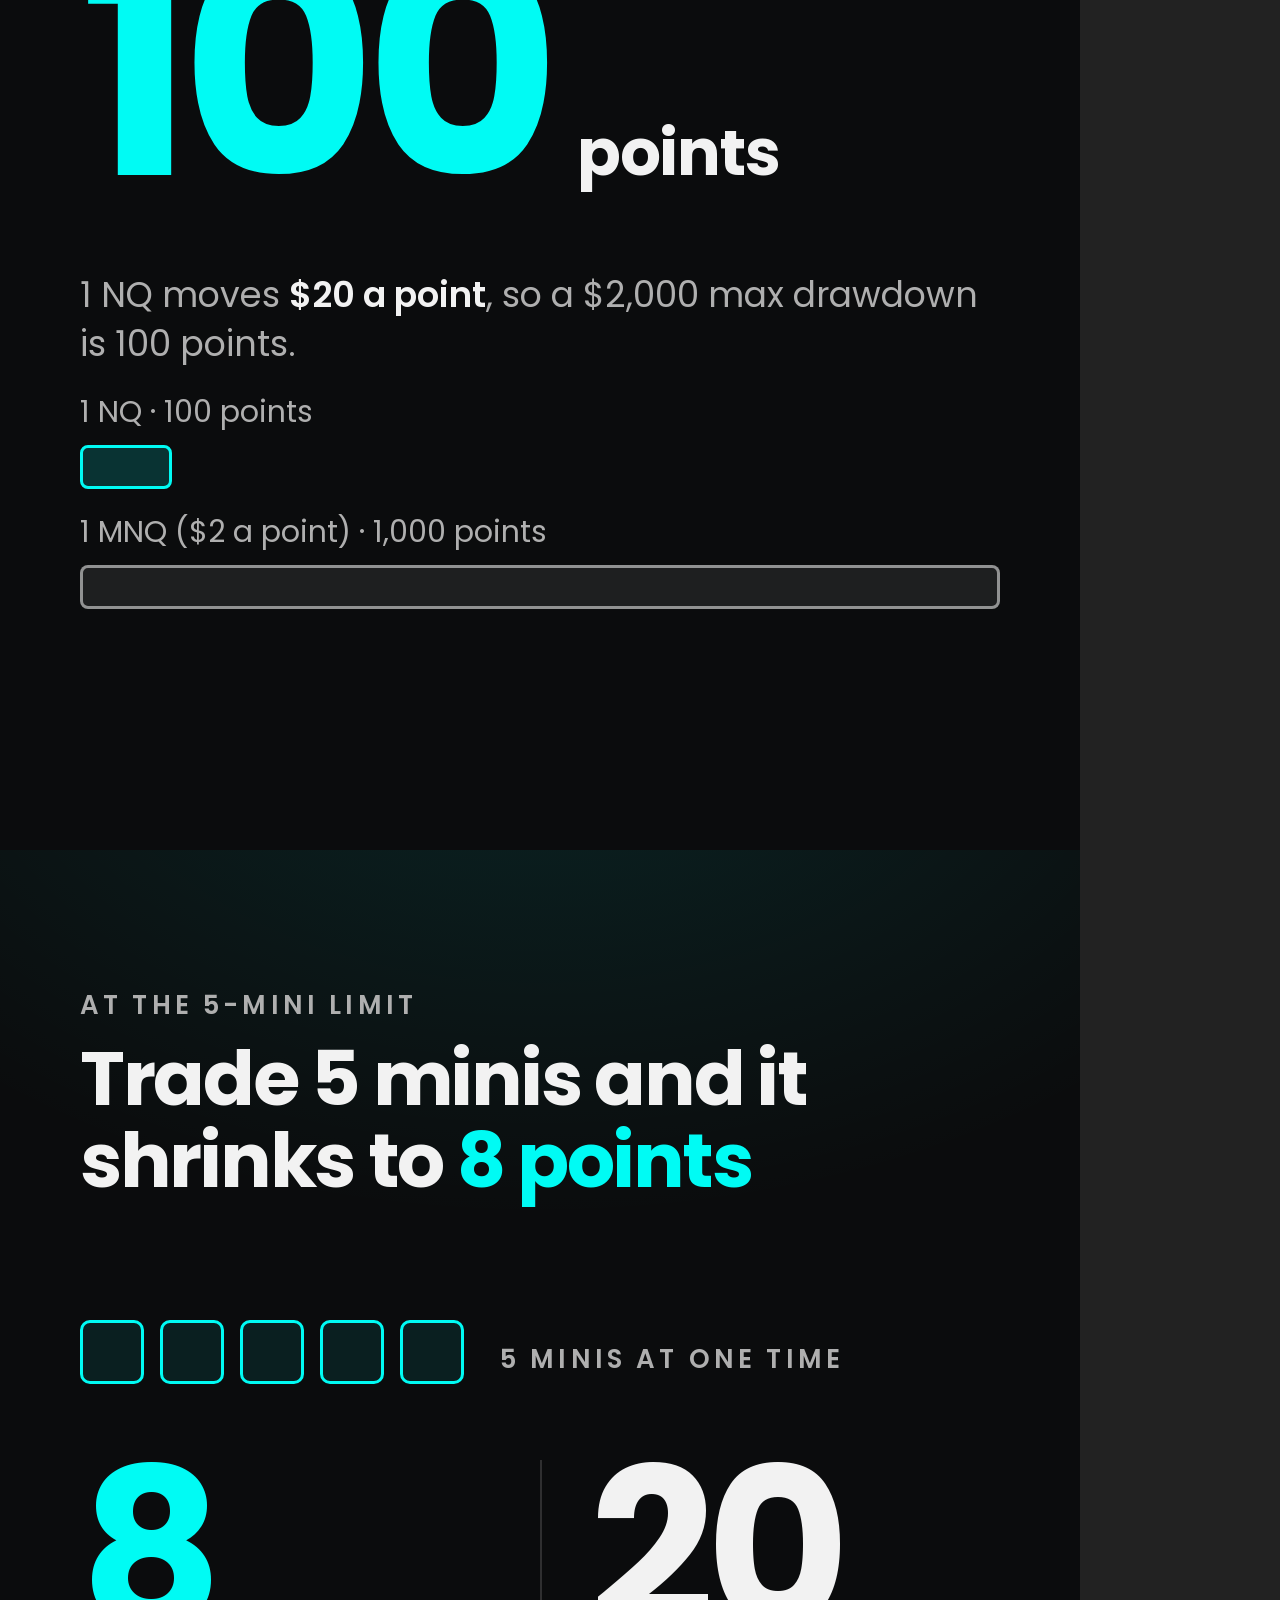
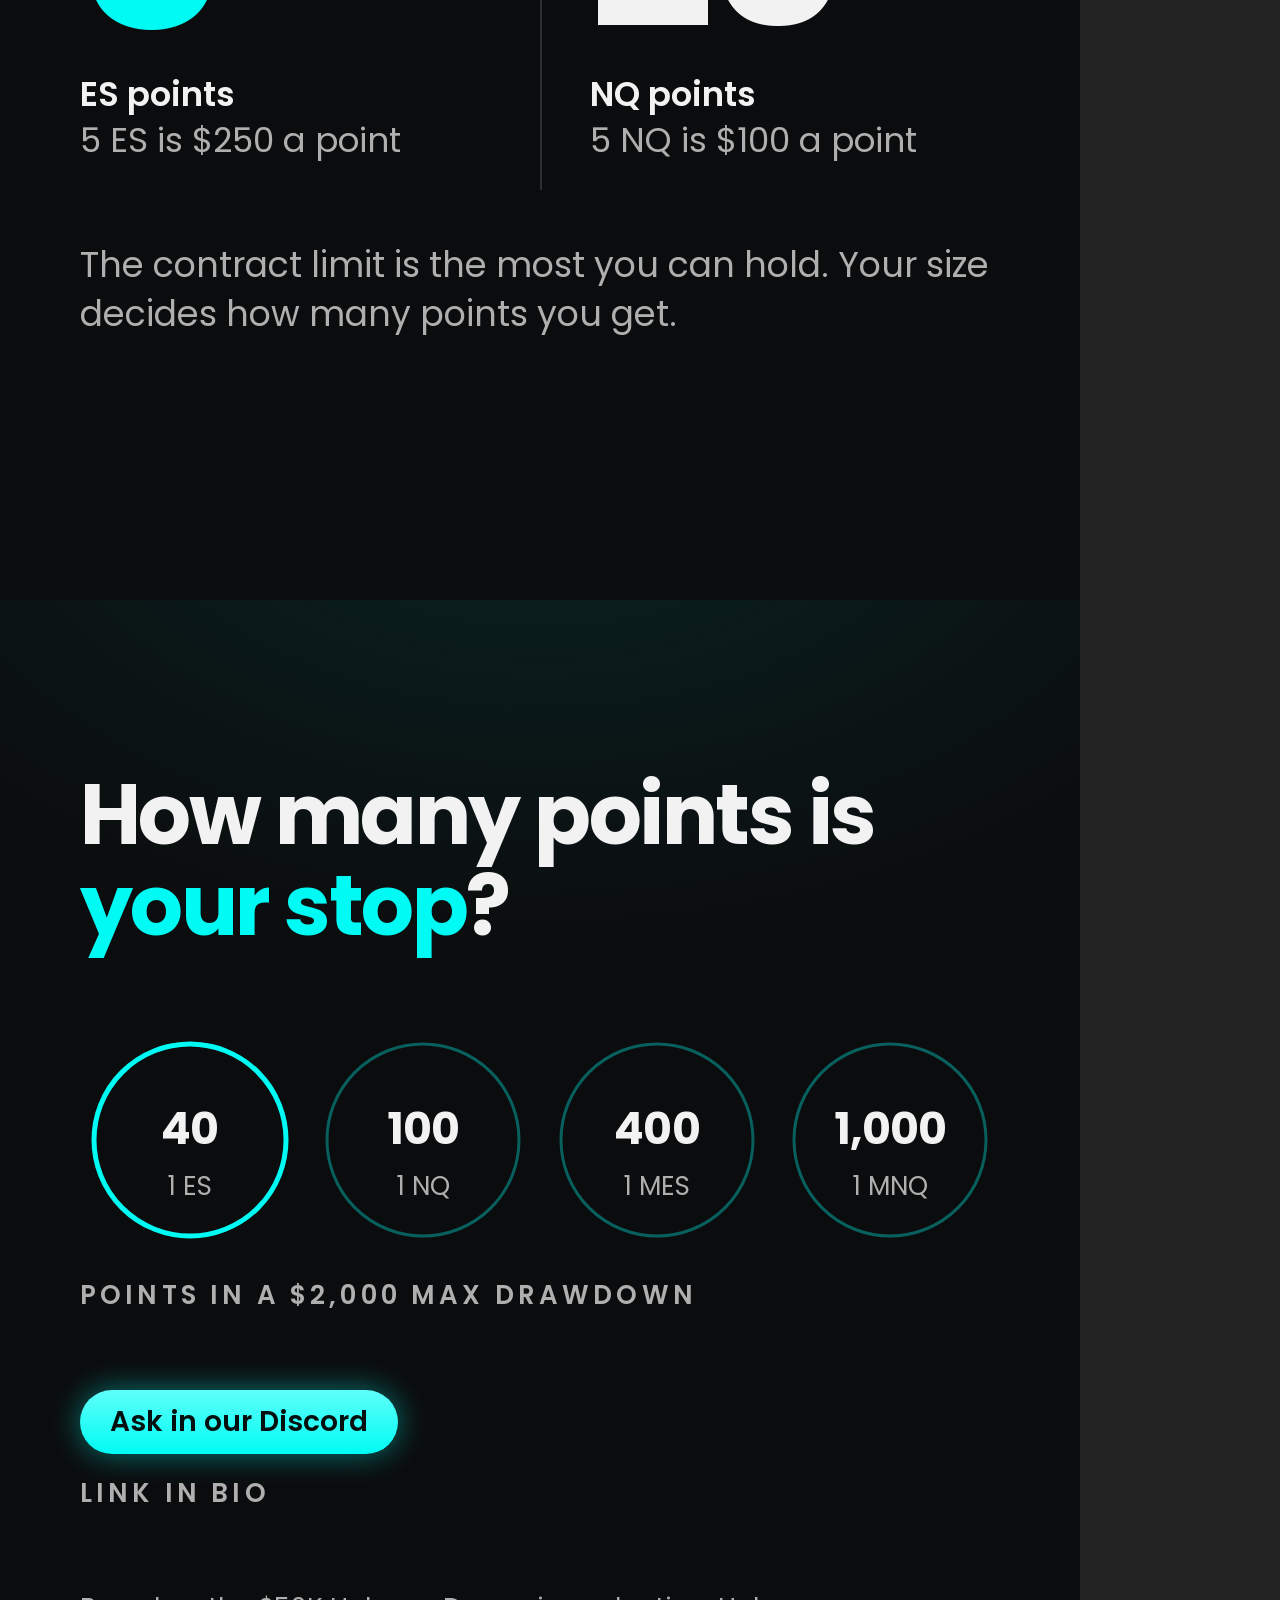
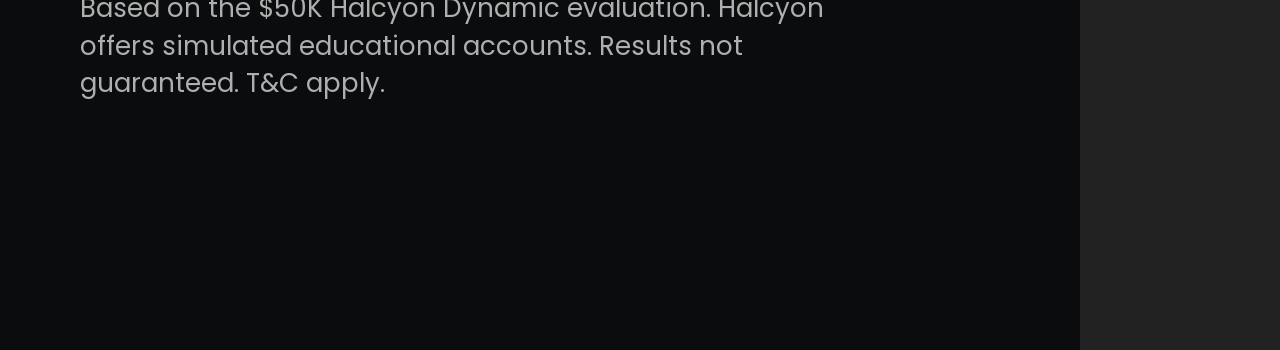
<file: source/kit/sets/ptA.html>
<!doctype html>
<html lang="en"><head><meta charset="utf-8"><link rel="stylesheet" href="../kit.css">
<title>ptA · Your $2,000 drawdown in points (kit v2)</title>
<style>
.br{position:absolute;left:80px;right:80px;height:130px}
.br .nm{font-size:34px;font-weight:600}
.br .nm span{color:var(--grey);font-weight:400}
.br .b{position:absolute;left:0;top:60px;height:48px;border-radius:8px}
.br .b.c1{background:var(--cyan-t16);border:3px solid var(--cyan)}
.br .b.g1{background:rgba(175,175,175,.12);border:3px solid rgba(175,175,175,.8)}
.br .v{position:absolute;top:56px;font-size:40px;font-weight:700;letter-spacing:-.02em}
.big{position:absolute;left:80px;font-size:300px;font-weight:700;letter-spacing:-.04em;line-height:1;color:var(--cyan)}
.unit{position:absolute;font-size:64px;font-weight:700;letter-spacing:-.02em}
.cmp{position:absolute;left:80px;right:80px}
.cmp .t{font-size:30px;color:var(--grey);margin-bottom:10px}
.cmp .b{height:44px;border-radius:8px}
.tile2{position:absolute;width:440px}
.tile2 .v{font-size:220px;font-weight:700;letter-spacing:-.04em;line-height:1}
.tile2 .t{font-size:34px;color:var(--grey);margin-top:12px;line-height:1.35}
.blk5{position:absolute;left:80px;display:flex;gap:16px}
.blk5 i{display:block;width:64px;height:64px;border:3px solid var(--cyan);background:var(--cyan-t8);border-radius:10px}
.rc{position:absolute;text-align:center;width:220px}
.rc .v{font-size:44px;font-weight:700;letter-spacing:-.02em}
.rc .t{font-size:26px;color:var(--grey);margin-top:6px}
</style></head><body>

<!-- 1 · Cover -->
<section class="slide" data-pg="1/5">
  <div class="kick">Your drawdown in points</div>
  <div class="h-cover">$2,000 is only <span class="c">40 ES points</span></div>
  <div class="br" style="top:500px"><div class="nm">1 ES <span>· $50 a point</span></div><div class="b c1" style="width:37px"></div><div class="v c" style="left:60px">40 pts</div></div>
  <div class="br" style="top:646px"><div class="nm">1 NQ <span>· $20 a point</span></div><div class="b g1" style="width:92px"></div><div class="v" style="left:116px">100 pts</div></div>
  <div class="br" style="top:792px"><div class="nm">1 MES <span>· $5 a point</span></div><div class="b g1" style="width:368px"></div><div class="v" style="left:392px">400 pts</div></div>
  <div class="br" style="top:938px"><div class="nm">1 MNQ <span>· $2 a point</span></div><div class="b g1" style="width:700px"></div><div class="v" style="left:724px">1,000</div></div>
  <div class="note" style="top:1108px">How far each contract can move against you before a $2,000 max drawdown is gone. Bars to scale.</div>
</section>

<!-- 2 · ES -->
<section class="slide" data-pg="2/5">
  <div class="kick">S&amp;P 500 futures</div>
  <div class="h-slide">On one ES, your room is <span class="c">40 points</span></div>
  <div style="position:absolute;left:80px;top:420px;display:flex;align-items:baseline;gap:28px"><span class="num c" style="font-size:300px">40</span><span style="font-size:64px;font-weight:700;letter-spacing:-.02em">points</span></div>
  <div class="body" style="position:absolute;left:80px;right:80px;top:770px">1 ES moves <b>$50 a point</b>, so a $2,000 max drawdown is 40 points.</div>
  <div class="cmp" style="top:890px"><div class="t">1 ES · 40 points</div><div class="b" style="width:92px;background:var(--cyan-t16);border:3px solid var(--cyan)"></div></div>
  <div class="cmp" style="top:1010px"><div class="t">1 MES ($5 a point) · 400 points</div><div class="b" style="width:920px;background:rgba(175,175,175,.12);border:3px solid rgba(175,175,175,.8)"></div></div>
</section>

<!-- 3 · NQ -->
<section class="slide" data-pg="3/5">
  <div class="kick">Nasdaq 100 futures</div>
  <div class="h-slide">On one NQ, your room is <span class="c">100 points</span></div>
  <div style="position:absolute;left:80px;top:420px;display:flex;align-items:baseline;gap:28px"><span class="num c" style="font-size:300px">100</span><span style="font-size:64px;font-weight:700;letter-spacing:-.02em">points</span></div>
  <div class="body" style="position:absolute;left:80px;right:80px;top:770px">1 NQ moves <b>$20 a point</b>, so a $2,000 max drawdown is 100 points.</div>
  <div class="cmp" style="top:890px"><div class="t">1 NQ · 100 points</div><div class="b" style="width:92px;background:var(--cyan-t16);border:3px solid var(--cyan)"></div></div>
  <div class="cmp" style="top:1010px"><div class="t">1 MNQ ($2 a point) · 1,000 points</div><div class="b" style="width:920px;background:rgba(175,175,175,.12);border:3px solid rgba(175,175,175,.8)"></div></div>
</section>

<!-- 4 · At the limit -->
<section class="slide" data-pg="4/5">
  <div class="kick">At the 5-mini limit</div>
  <div class="h-slide">Trade 5 minis and it shrinks to <span class="c">8 points</span></div>
  <div class="blk5" style="top:470px"><i></i><i></i><i></i><i></i><i></i></div>
  <div class="label" style="position:absolute;left:500px;top:490px">5 minis at one time</div>
  <div class="tile2" style="left:80px;top:590px"><div class="v c">8</div><div class="t"><b class="ink" style="font-weight:600">ES points</b><br>5 ES is $250 a point</div></div>
  <div style="position:absolute;left:540px;top:610px;width:1.5px;height:330px;background:var(--line)"></div>
  <div class="tile2" style="left:590px;top:590px"><div class="v">20</div><div class="t"><b class="ink" style="font-weight:600">NQ points</b><br>5 NQ is $100 a point</div></div>
  <div class="body" style="position:absolute;left:80px;right:80px;top:990px">The contract limit is the most you can hold. Your size decides how many points you get.</div>
</section>

<!-- 5 · End -->
<section class="slide" data-pg="end 5/5">
  <div style="position:absolute;left:80px;right:80px;top:170px;font-size:84px;font-weight:700;letter-spacing:-.03em;line-height:1.08">How many points is <span class="c">your stop</span>?</div>
  <svg style="position:absolute;left:80px;top:440px" width="920" height="200" viewBox="0 0 920 200" fill="none">
    <circle cx="110" cy="100" r="96" stroke="#00FBF4" stroke-width="5"/>
    <circle cx="343" cy="100" r="96" stroke="rgba(0,251,244,.35)" stroke-width="3"/>
    <circle cx="577" cy="100" r="96" stroke="rgba(0,251,244,.35)" stroke-width="3"/>
    <circle cx="810" cy="100" r="96" stroke="rgba(0,251,244,.35)" stroke-width="3"/>
  </svg>
  <div class="rc" style="left:80px;top:496px"><div class="v">40</div><div class="t">1 ES</div></div>
  <div class="rc" style="left:313px;top:496px"><div class="v">100</div><div class="t">1 NQ</div></div>
  <div class="rc" style="left:547px;top:496px"><div class="v">400</div><div class="t">1 MES</div></div>
  <div class="rc" style="left:780px;top:496px"><div class="v">1,000</div><div class="t">1 MNQ</div></div>
  <div class="label" style="position:absolute;left:80px;top:676px">Points in a $2,000 max drawdown</div>
  <div style="position:absolute;left:80px;top:790px"><span class="pill fill">Ask in our Discord</span><div class="label" style="margin-top:20px">Link in bio</div></div>
  <div class="disc" style="top:990px">Based on the $50K Halcyon Dynamic evaluation. Halcyon offers simulated educational accounts. Results not guaranteed. T&amp;C apply.</div>
</section>
</body></html>
</file>
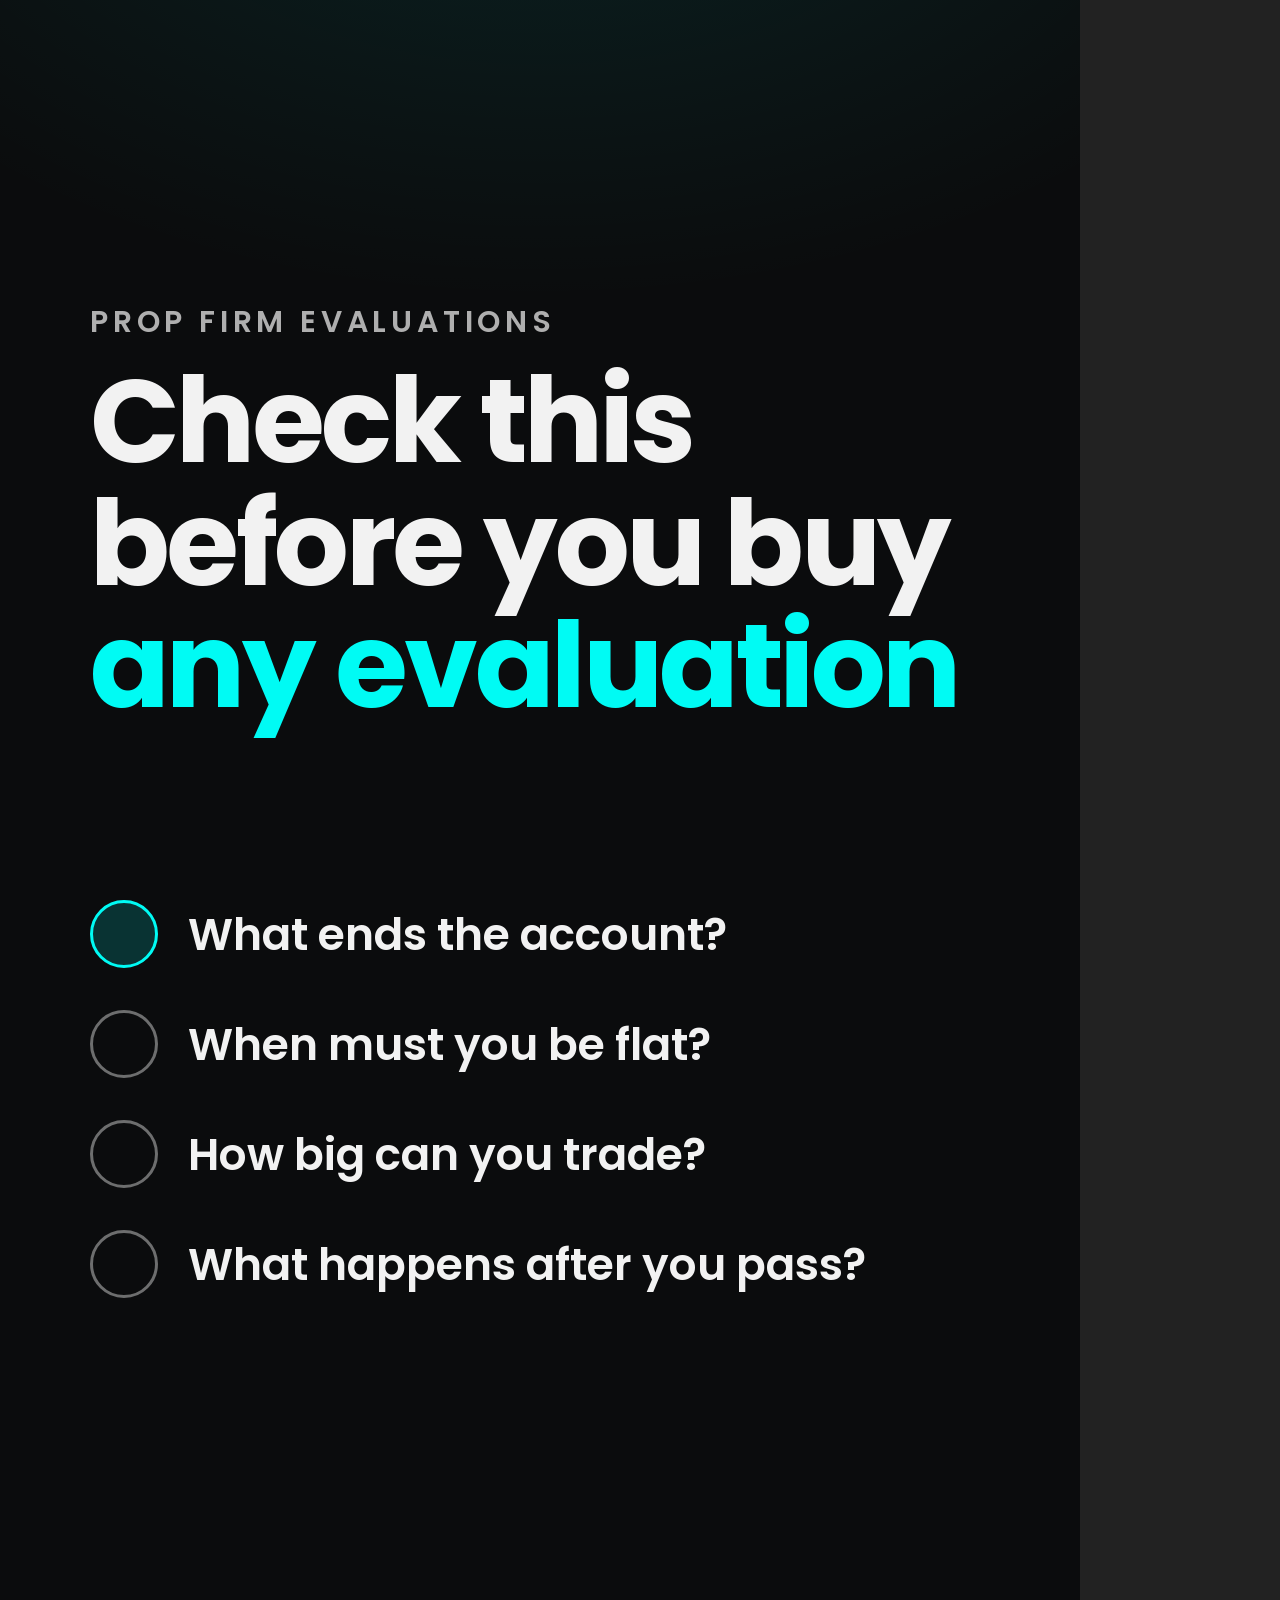
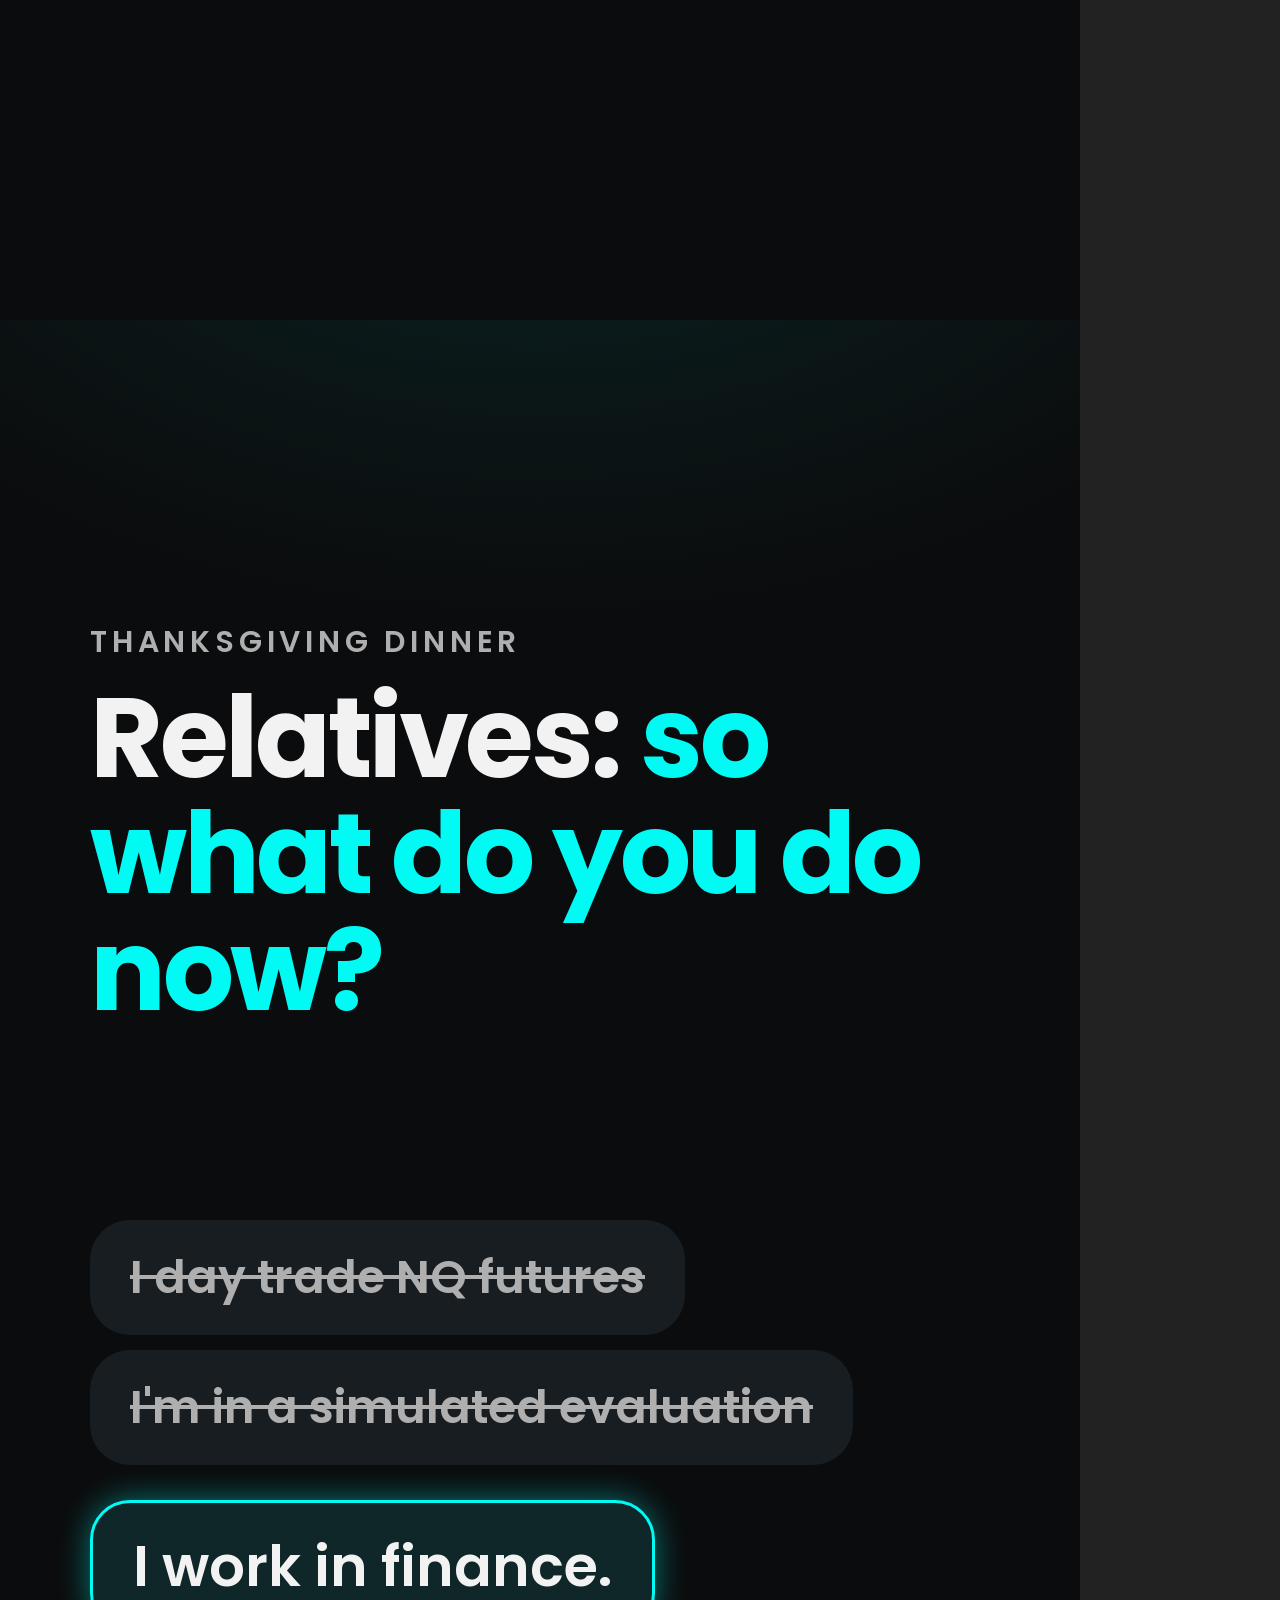
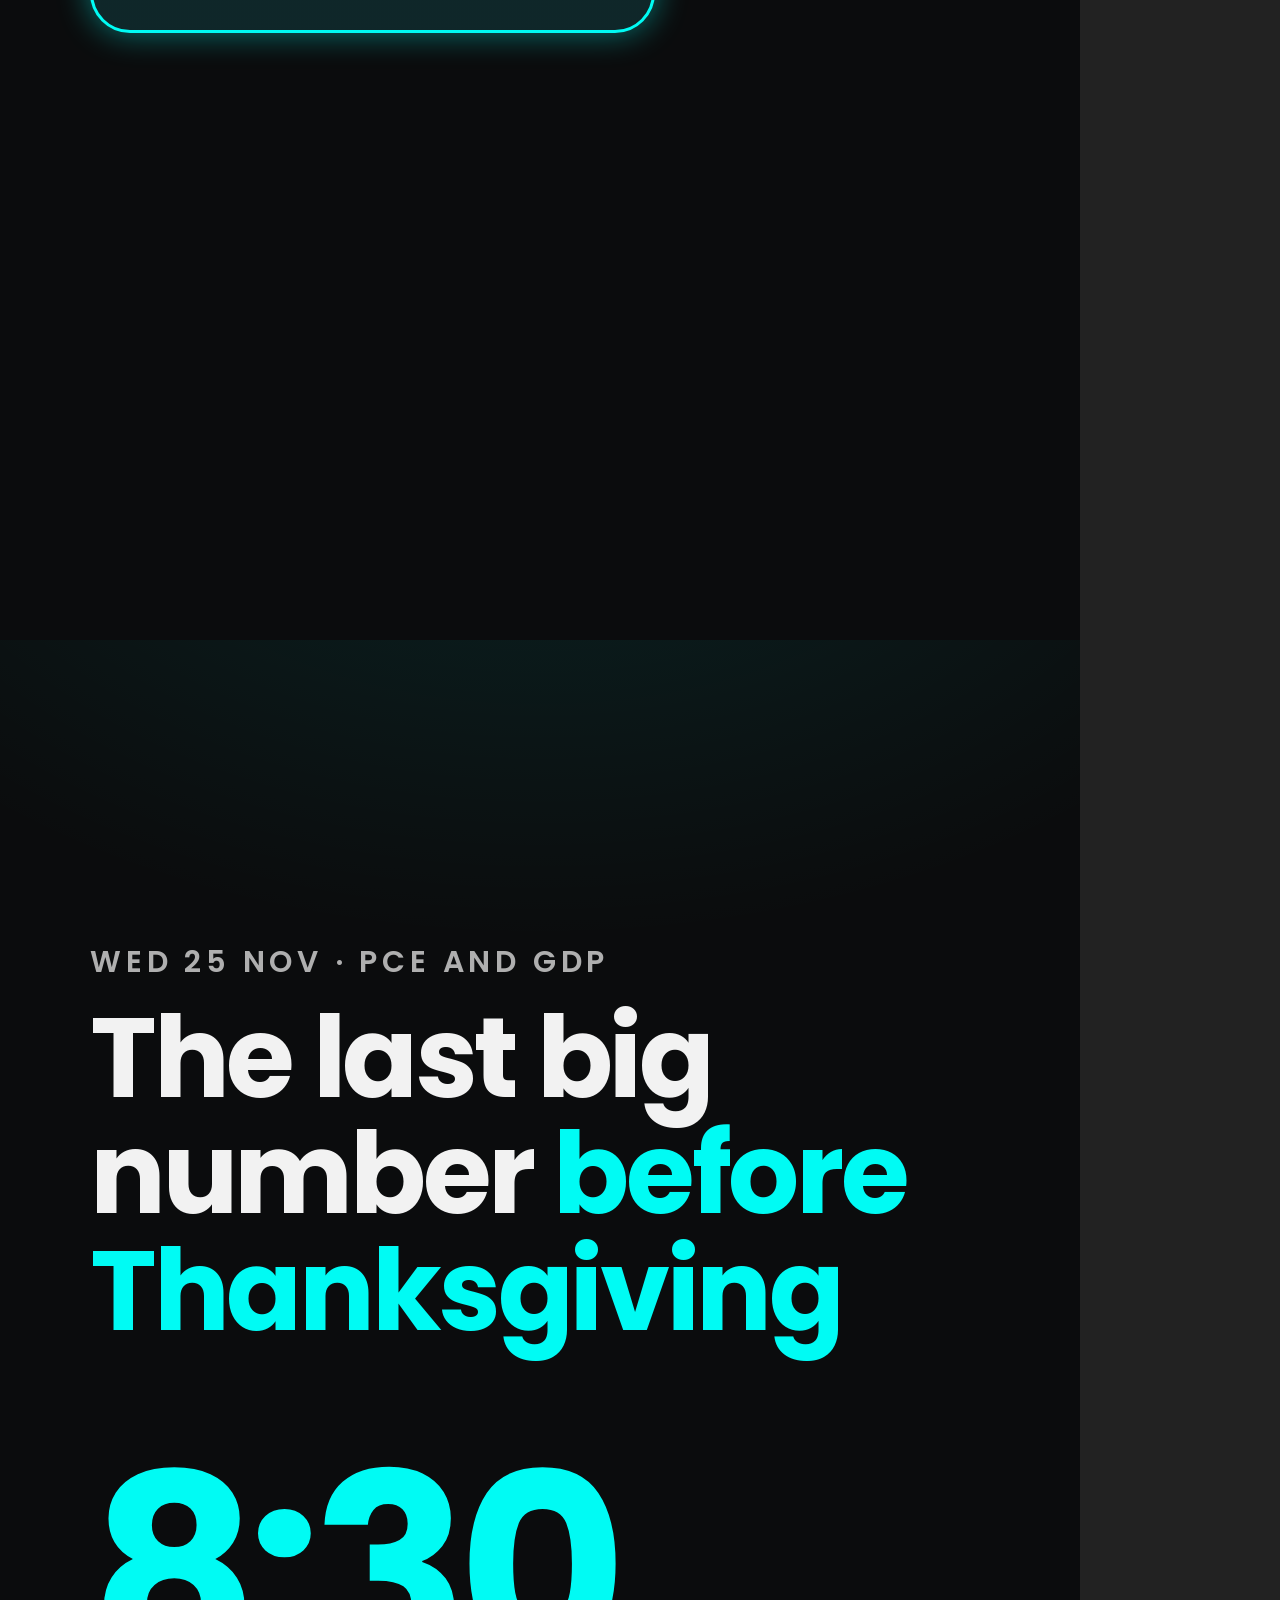
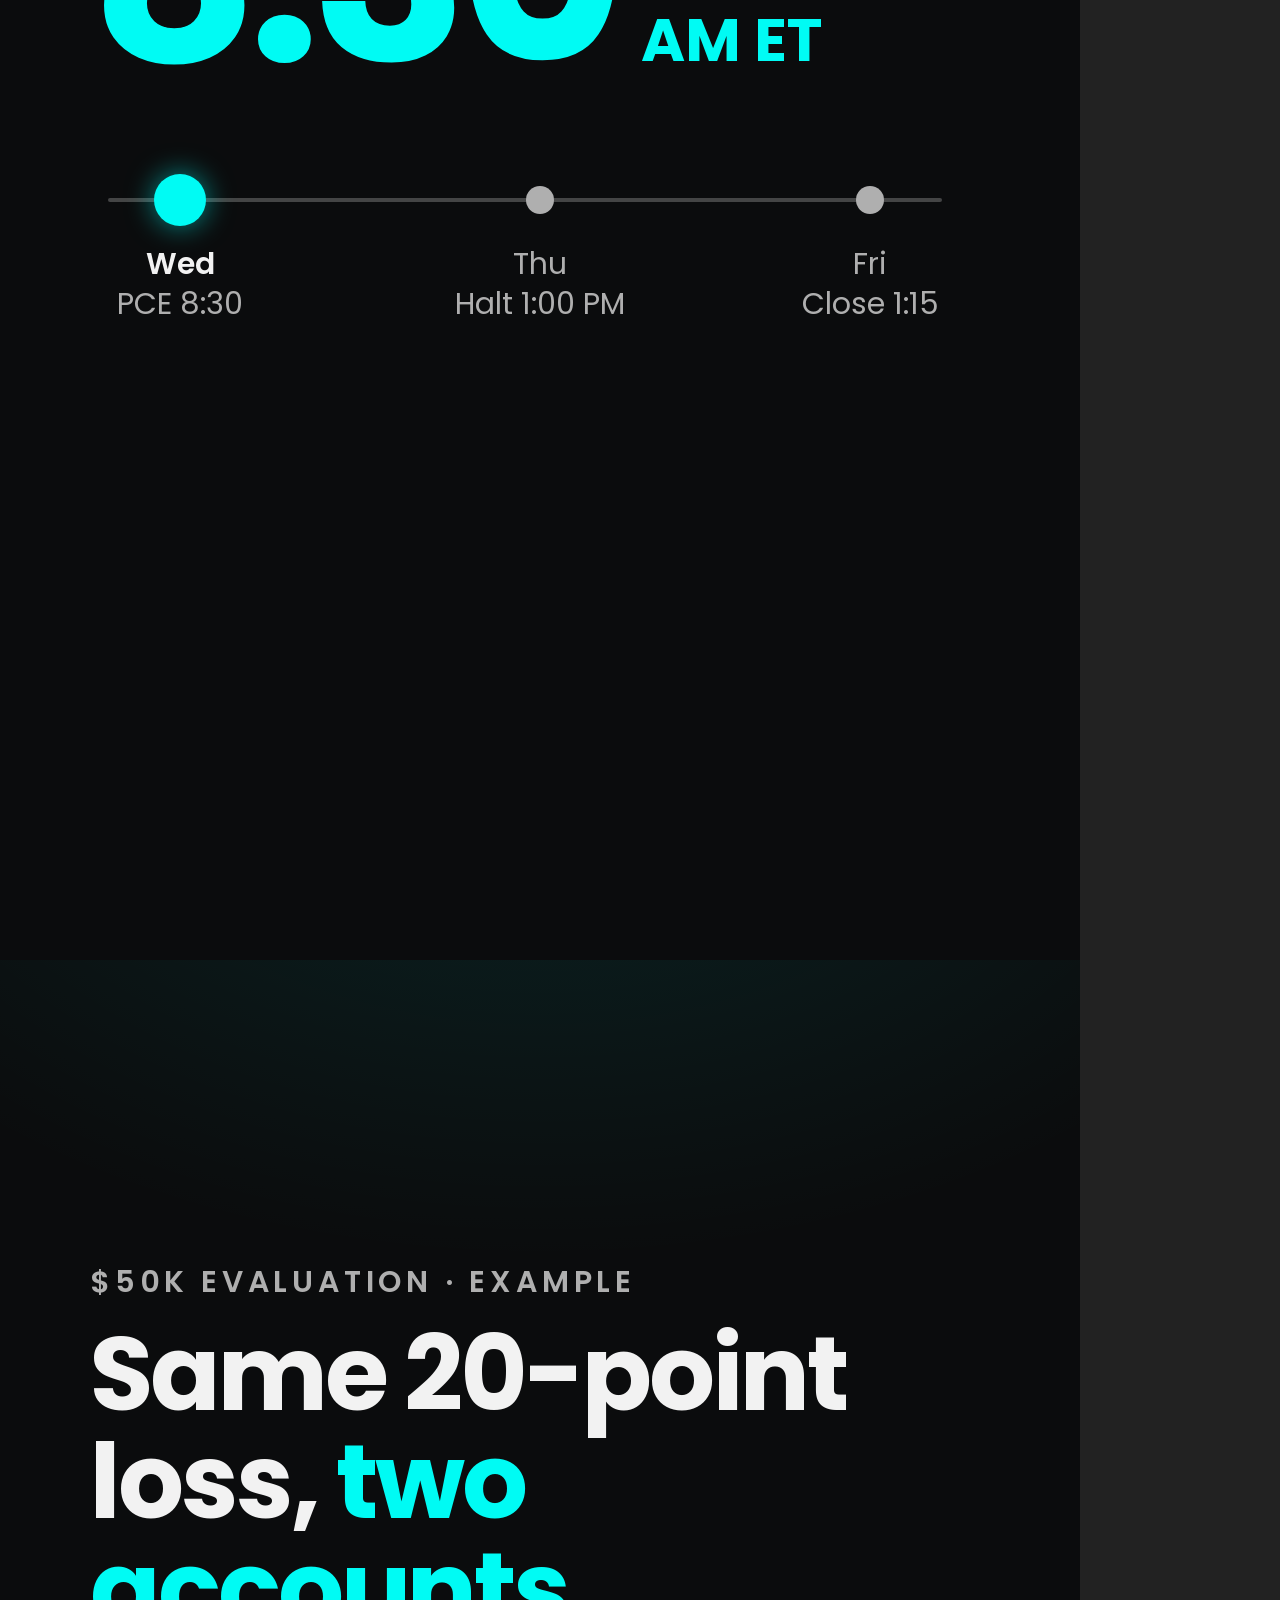
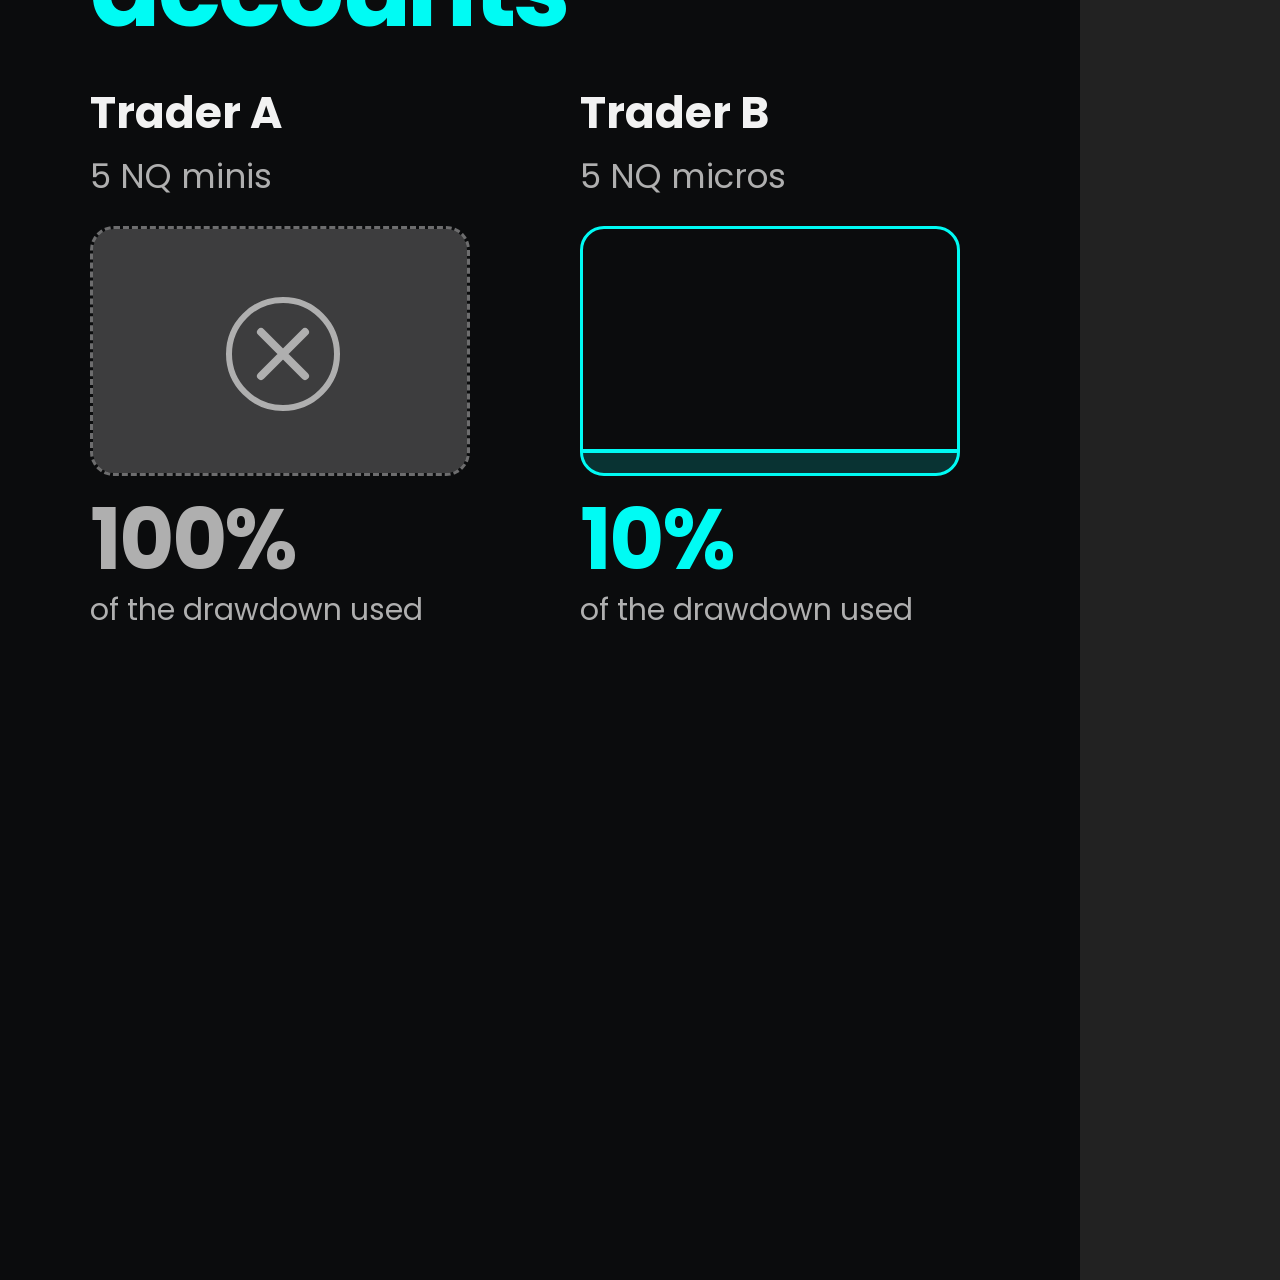
<file: source/kit/sets/rcA.html>
<!doctype html>
<html lang="en"><head><meta charset="utf-8"><link rel="stylesheet" href="../kit.css">
<title>rcA · Reel covers and first frames, 23 to 28 Nov (kit v2, 1080 x 1920)</title>
<style>
.tk{position:absolute;left:90px;top:300px;font-size:30px;font-weight:600;letter-spacing:.16em;text-transform:uppercase;color:var(--grey)}
.th{position:absolute;left:90px;right:120px;top:360px;font-size:118px;font-weight:700;letter-spacing:-.03em;line-height:1.04}
.q{position:absolute;left:90px;right:120px;display:flex;align-items:center;gap:30px;font-size:44px;font-weight:600}
.q i{flex:none;width:68px;height:68px;border-radius:34px;border:3px solid rgba(175,175,175,.6)}
.q.on i{border-color:var(--cyan);background:var(--cyan-t16)}
.bub{position:absolute;padding:30px 40px;border-radius:40px;font-size:46px;font-weight:600;line-height:1.2}
.bub.x{background:var(--surface-2);color:var(--grey);text-decoration:line-through;text-decoration-thickness:4px}
.bub.y{border:3px solid var(--cyan);background:linear-gradient(var(--cyan-t8),var(--cyan-t8)),var(--surface-1);color:var(--ink);box-shadow:var(--glow-md)}
.col{position:absolute;width:380px}
.col .nm{font-size:44px;font-weight:700}
.col .sz{font-size:34px;color:var(--grey);margin-top:6px}
.col .bar{margin-top:24px;width:380px;height:250px;border-radius:24px;border:3px solid rgba(175,175,175,.6);position:relative;overflow:hidden}
.col .pc{font-size:84px;font-weight:700;letter-spacing:-.03em;margin-top:22px;line-height:1}
.col .pl{font-size:30px;color:var(--grey);margin-top:6px}
</style></head><body>

<!-- Mon 23 · Check this before you buy any evaluation -->
<section class="slide tall" data-pg="end" data-name="rc_check">
  <div class="tk">Prop firm evaluations</div>
  <div class="th">Check this before you buy <span class="c">any evaluation</span></div>
  <div class="q on" style="top:900px"><i></i>What ends the account?</div>
  <div class="q" style="top:1010px"><i></i>When must you be flat?</div>
  <div class="q" style="top:1120px"><i></i>How big can you trade?</div>
  <div class="q" style="top:1230px"><i></i>What happens after you pass?</div>
</section>

<!-- Tue 24 / Thu 26 · Thanksgiving meme -->
<section class="slide tall" data-pg="end" data-name="rc_dinner">
  <div class="tk">Thanksgiving dinner</div>
  <div class="th" style="font-size:112px">Relatives: <span class="c">so what do you do now?</span></div>
  <div class="bub x" style="left:90px;top:900px">I day trade NQ futures</div>
  <div class="bub x" style="left:90px;top:1030px">I'm in a simulated evaluation</div>
  <div class="bub y" style="left:90px;top:1180px;font-size:56px">I work in finance.</div>
</section>

<!-- Wed 25 · PCE and GDP preview -->
<section class="slide tall" data-pg="end" data-name="rc_pce">
  <div class="tk">Wed 25 Nov · PCE and GDP</div>
  <div class="th" style="font-size:112px">The last big number <span class="c">before Thanksgiving</span></div>
  <div style="position:absolute;left:90px;top:800px;display:flex;align-items:baseline;gap:24px"><span class="num c" style="font-size:260px">8:30</span><span class="c" style="font-size:60px;font-weight:700">AM ET</span></div>
  <svg style="position:absolute;left:90px;top:1100px" width="870" height="220" viewBox="0 0 870 220" fill="none" font-family="Poppins">
    <line x1="20" y1="60" x2="850" y2="60" stroke="rgba(175,175,175,.35)" stroke-width="4" stroke-linecap="round"/>
    <circle cx="90" cy="60" r="26" fill="#00FBF4" style="filter:drop-shadow(0 0 14px rgba(0,251,244,.55))"/>
    <circle cx="450" cy="60" r="14" fill="#AFAFAF"/><circle cx="780" cy="60" r="14" fill="#AFAFAF"/>
    <text x="90" y="134" text-anchor="middle" font-size="30" font-weight="600" fill="#F2F2F2">Wed</text><text x="90" y="174" text-anchor="middle" font-size="30" fill="#AFAFAF">PCE 8:30</text>
    <text x="450" y="134" text-anchor="middle" font-size="30" fill="#AFAFAF">Thu</text><text x="450" y="174" text-anchor="middle" font-size="30" fill="#AFAFAF">Halt 1:00 PM</text>
    <text x="780" y="134" text-anchor="middle" font-size="30" fill="#AFAFAF">Fri</text><text x="780" y="174" text-anchor="middle" font-size="30" fill="#AFAFAF">Close 1:15</text>
  </svg>
</section>

<!-- Sat 28 · Same trade, two accounts -->
<section class="slide tall" data-pg="end" data-name="rc_same">
  <div class="tk">$50K evaluation · Example</div>
  <div class="th" style="font-size:104px">Same 20-point loss, <span class="c">two accounts</span></div>
  <div class="col" style="left:90px;top:720px"><div class="nm">Trader A</div><div class="sz">5 NQ minis</div>
    <div class="bar" style="border-style:dashed"><div style="position:absolute;inset:0;background:rgba(175,175,175,.3)"></div>
      <svg style="position:absolute;left:130px;top:65px" width="120" height="120" viewBox="0 0 120 120"><circle cx="60" cy="60" r="54" fill="none" stroke="#AFAFAF" stroke-width="6"/><path d="M38 38l44 44M82 38l-44 44" stroke="#AFAFAF" stroke-width="8" stroke-linecap="round"/></svg></div>
    <div class="pc g">100%</div><div class="pl">of the drawdown used</div></div>
  <div class="col" style="left:580px;top:720px"><div class="nm">Trader B</div><div class="sz">5 NQ micros</div>
    <div class="bar" style="border-color:var(--cyan)"><div style="position:absolute;left:0;right:0;bottom:0;height:10%;background:var(--cyan-t16);border-top:4px solid var(--cyan)"></div></div>
    <div class="pc c">10%</div><div class="pl">of the drawdown used</div></div>
</section>
</body></html>
</file>
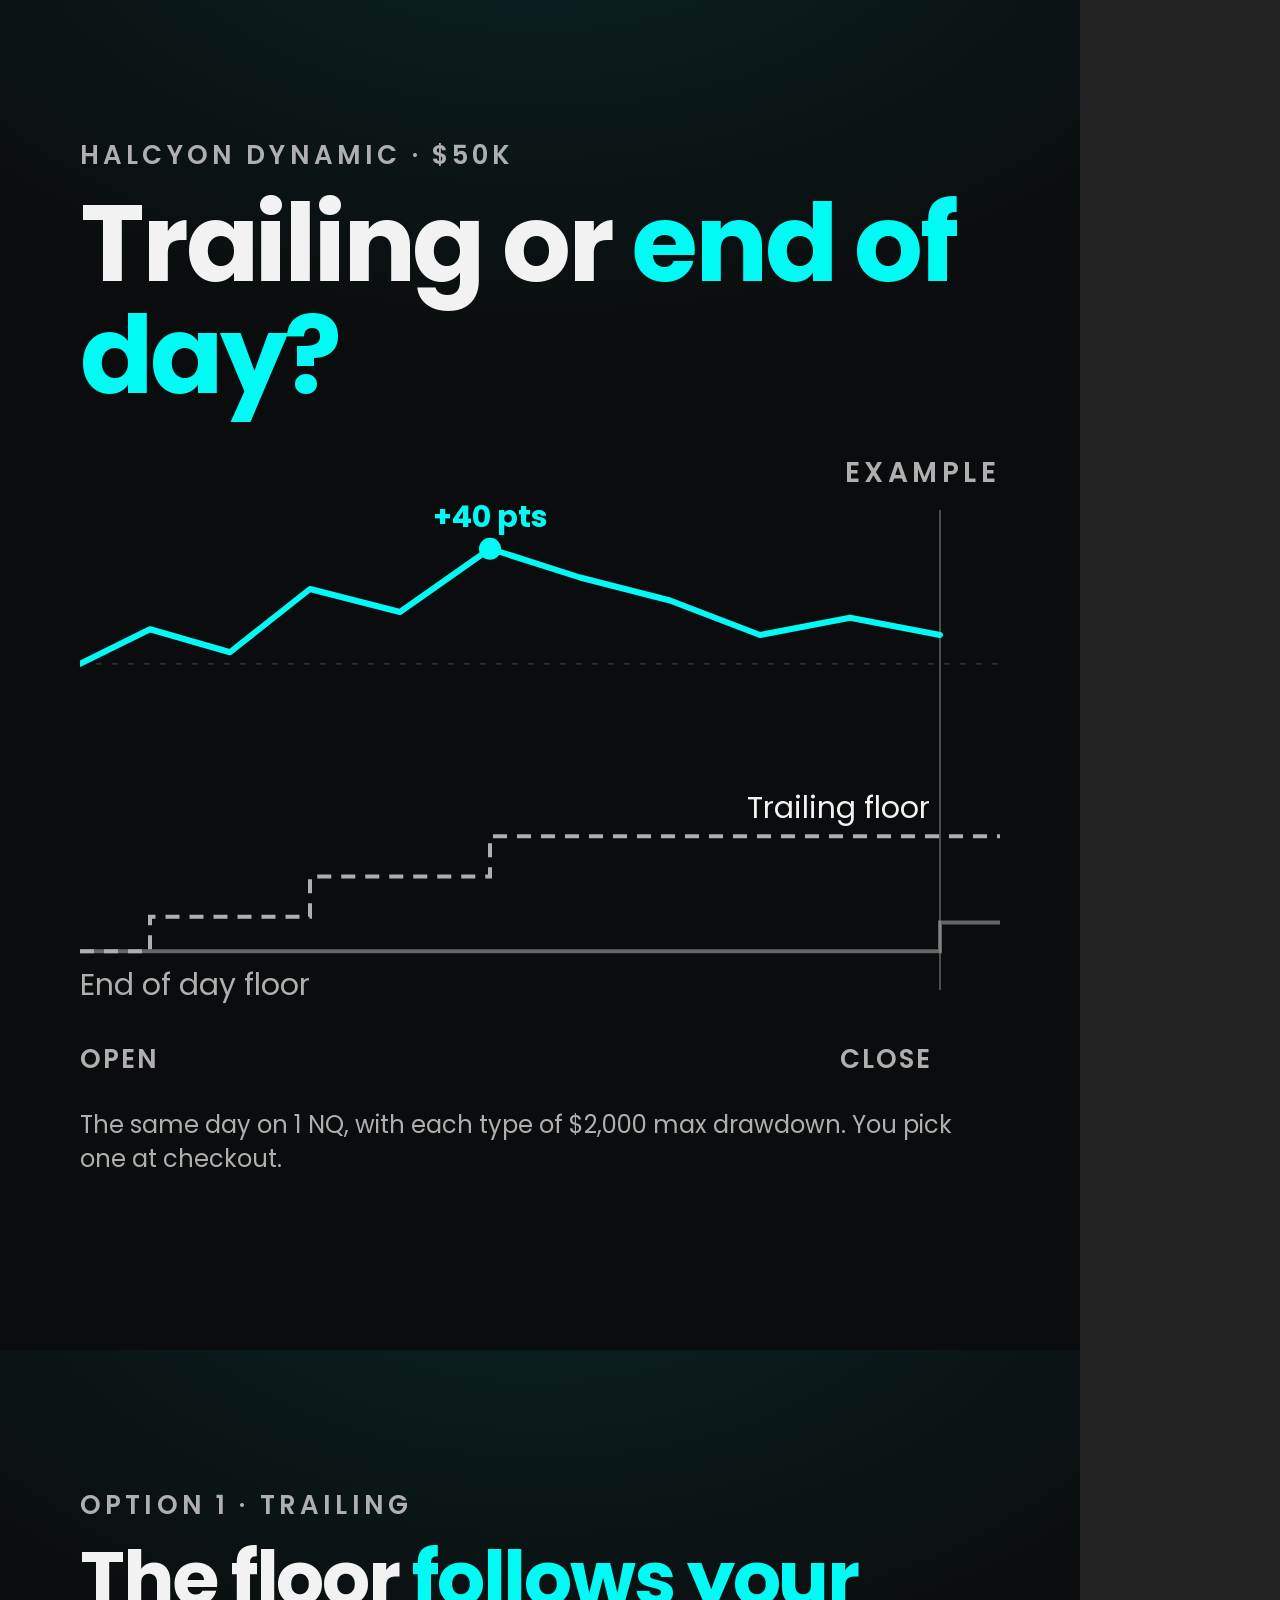
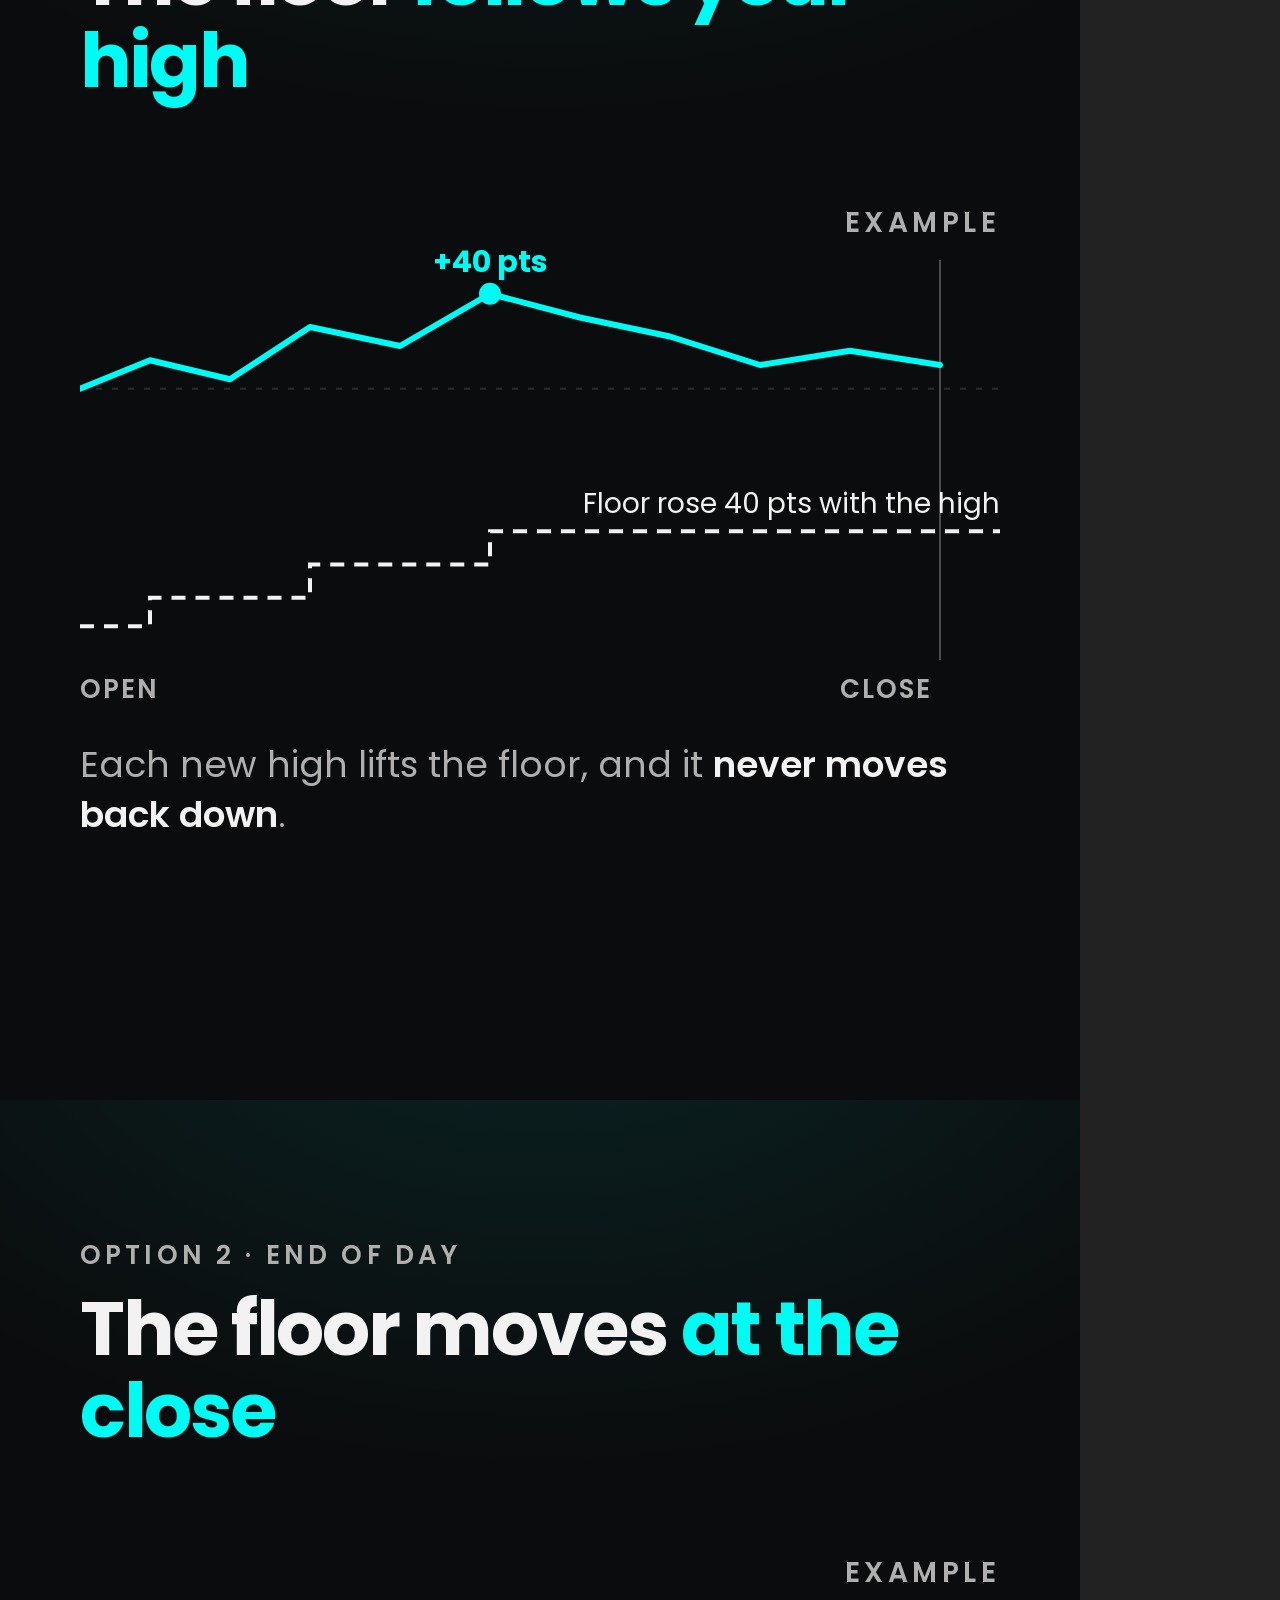
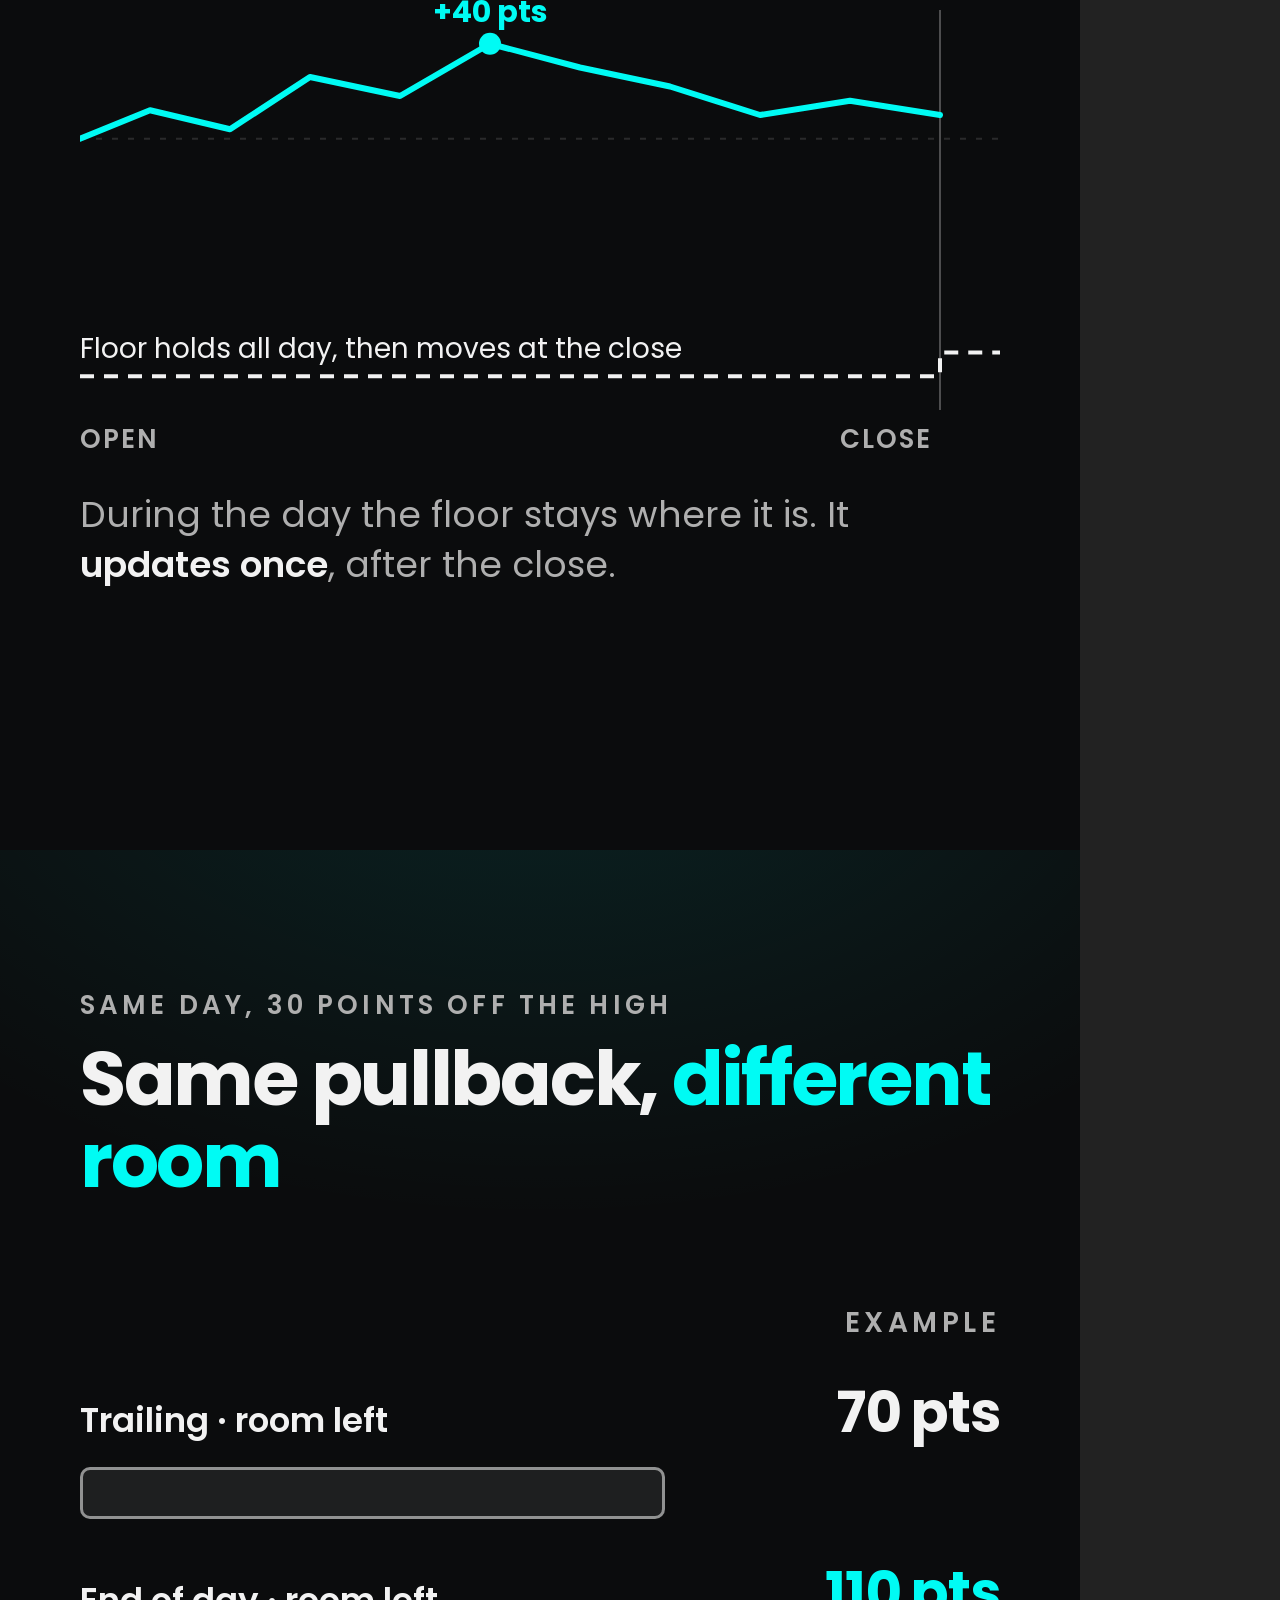
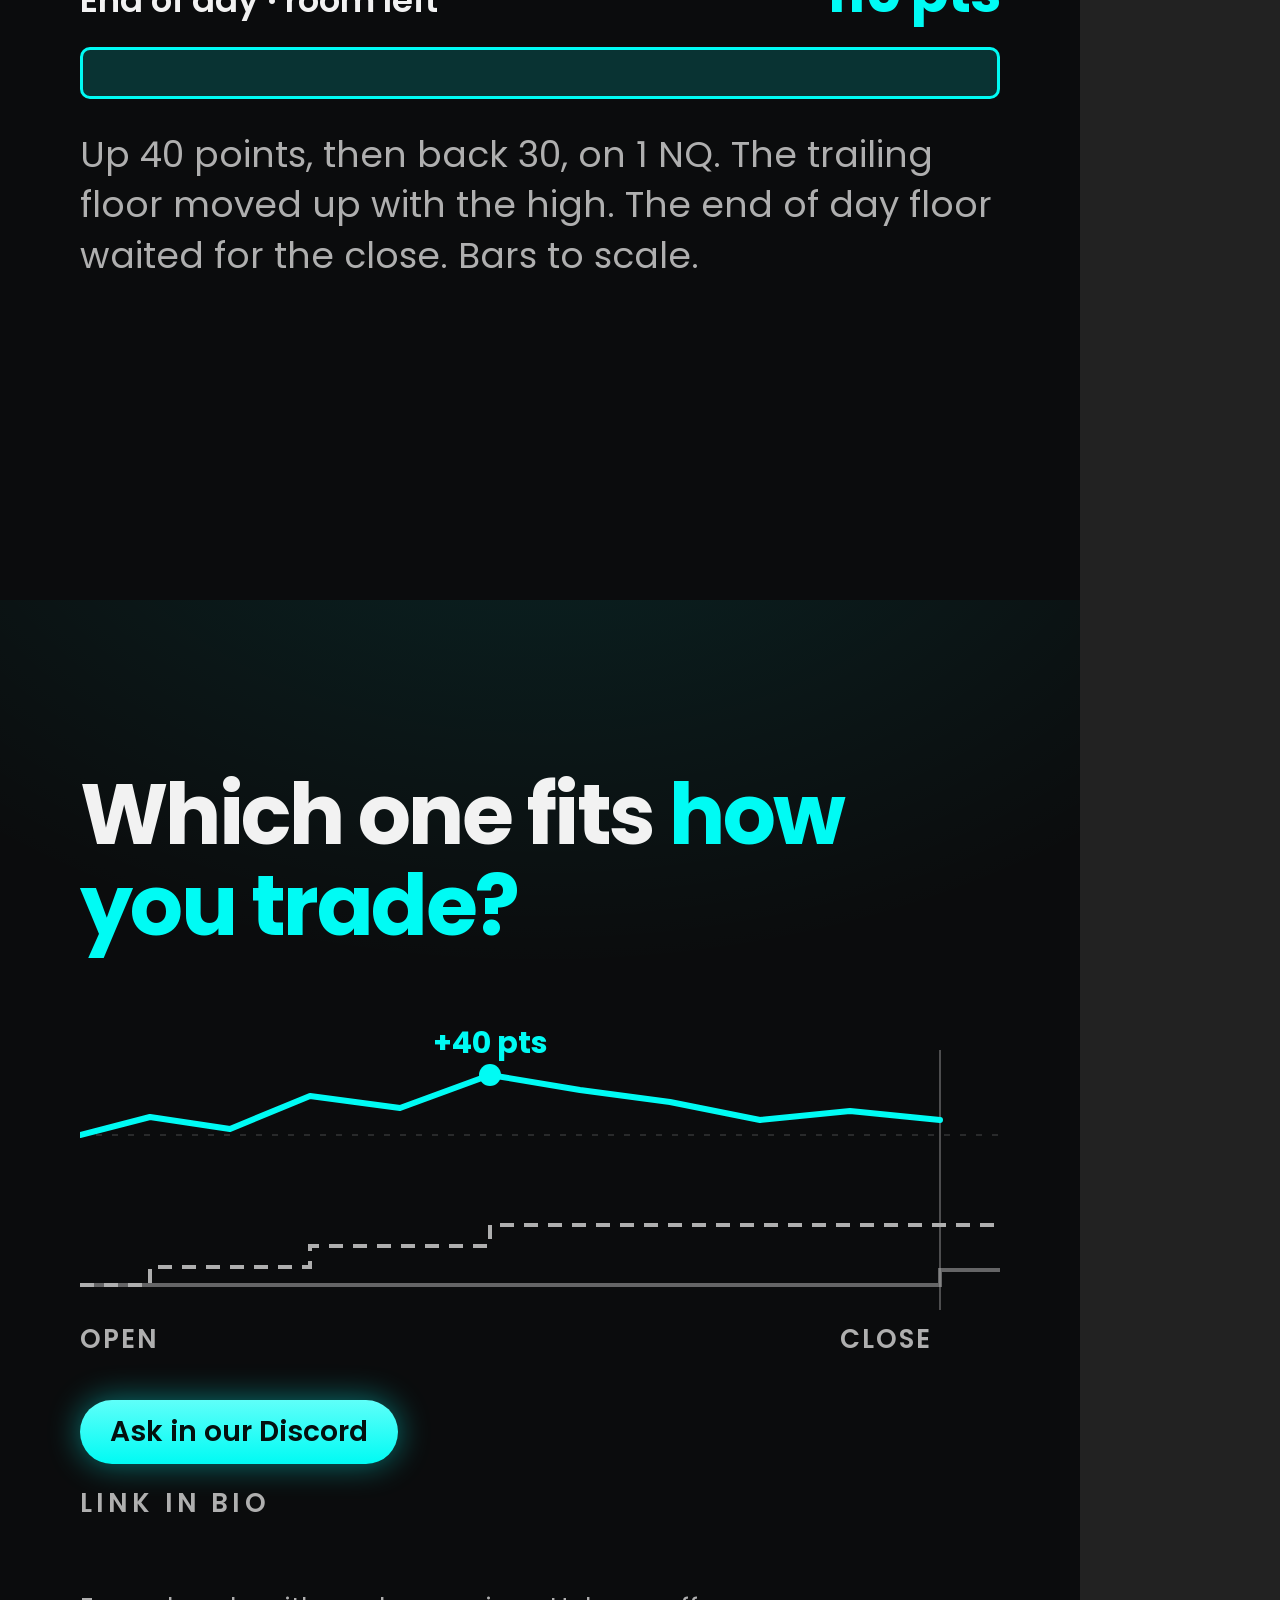
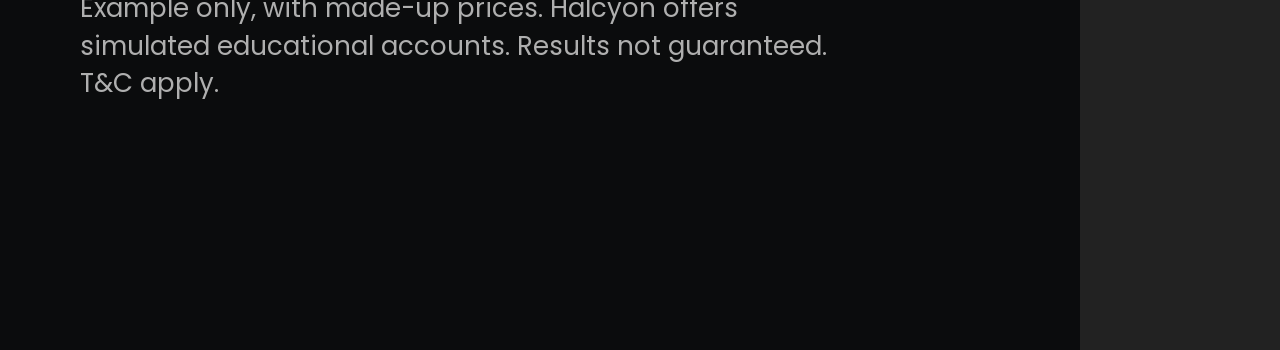
<file: source/kit/sets/teA.html>
<!doctype html>
<html lang="en"><head><meta charset="utf-8"><link rel="stylesheet" href="../kit.css">
<title>teA · Trailing or end of day? (kit v2)</title>
<style>
.ch{position:absolute;left:80px}
.cap{position:absolute;left:80px;right:80px;font-size:36px;line-height:1.4;color:var(--grey)}
.cap b{color:var(--ink);font-weight:600}
.rm{position:absolute;left:80px;right:80px}
.rm .t{display:flex;justify-content:space-between;align-items:baseline;margin-bottom:12px}
.rm .t span{font-size:34px;font-weight:600}
.rm .t b{font-size:56px;font-weight:700;letter-spacing:-.02em}
.rm .b{height:52px;border-radius:10px}
</style></head><body>
<script>
// EXAMPLE day on 1 NQ, in points from the open. Price path and the two floors.
const PX=[[0,0],[70,12],[150,4],[230,26],[320,18],[410,40],[500,30],[590,22],[680,10],[770,16],[860,10]];
function day(id,mode,H,nolab){ // mode: 't' trailing, 'e' end of day, 'b' both
  const W=920,top=40,bot=H-(mode==='b'&&!nolab?100:60),lo=-110,hi=50,Y=v=>top+(hi-v)/(hi-lo)*(bot-top);
  let g=`<line x1="0" y1="${Y(0)}" x2="${W}" y2="${Y(0)}" stroke="rgba(175,175,175,.18)" stroke-width="2" stroke-dasharray="6 10"/>`;
  g+=`<line x1="860" y1="${top-10}" x2="860" y2="${bot+10}" stroke="rgba(175,175,175,.4)" stroke-width="2"/><text x="852" y="${H-12}" text-anchor="end" font-family="Poppins" font-size="26" font-weight="600" letter-spacing="2" fill="#AFAFAF">CLOSE</text><text x="0" y="${H-12}" font-family="Poppins" font-size="26" font-weight="600" letter-spacing="2" fill="#AFAFAF">OPEN</text>`;
  // floors
  let hiSo=0,tr=`M0 ${Y(-100)}`;PX.forEach(([x,v])=>{if(v>hiSo){tr+=` L${x} ${Y(hiSo-100)} L${x} ${Y(v-100)}`;hiSo=v;}});tr+=` L${W} ${Y(hiSo-100)}`;
  const eod=`M0 ${Y(-100)} L860 ${Y(-100)} L860 ${Y(-90)} L${W} ${Y(-90)}`;
  if(mode!=='e')g+=`<path d="${tr}" stroke="${mode==='b'?'#AFAFAF':'#F2F2F2'}" stroke-width="4" stroke-dasharray="14 10"/>`;
  if(mode!=='t')g+=`<path d="${eod}" stroke="${mode==='b'?'rgba(175,175,175,.55)':'#F2F2F2'}" stroke-width="4" ${mode==='b'?'':'stroke-dasharray="14 10"'}/>`;
  g+=`<path d="M${PX.map(([x,v])=>x+' '+Y(v)).join(' L')}" stroke="#00FBF4" stroke-width="6" stroke-linejoin="round" stroke-linecap="round"/>`;
  g+=`<circle cx="410" cy="${Y(40)}" r="11" fill="#00FBF4"/><text x="410" y="${Y(40)-22}" text-anchor="middle" font-family="Poppins" font-size="30" font-weight="700" fill="#00FBF4">+40 pts</text>`;
  if(mode==='t')g+=`<text x="${W}" y="${Y(-60)-18}" text-anchor="end" font-family="Poppins" font-size="28" fill="#F2F2F2">Floor rose 40 pts with the high</text>`;
  if(mode==='e')g+=`<text x="0" y="${Y(-100)-18}" font-family="Poppins" font-size="28" fill="#F2F2F2">Floor holds all day, then moves at the close</text>`;
  if(mode==='b'&&!nolab)g+=`<text x="${W-70}" y="${Y(-60)-18}" text-anchor="end" font-family="Poppins" font-size="30" fill="#F2F2F2">Trailing floor</text><text x="0" y="${Y(-100)+44}" font-family="Poppins" font-size="30" fill="#AFAFAF">End of day floor</text>`;
  document.getElementById(id).innerHTML=`<svg width="${W}" height="${H}" viewBox="0 0 ${W} ${H}" fill="none">${g}</svg>`;
}
</script>

<!-- 1 · Cover -->
<section class="slide" data-pg="1/5">
  <div class="kick">Halcyon Dynamic · $50K</div>
  <div class="h-cover">Trailing or <span class="c">end of day?</span></div>
  <div class="example" style="position:absolute;right:80px;top:452px">EXAMPLE</div>
  <div class="ch" id="d1" style="top:480px"></div>
  <div class="note" style="top:1108px">The same day on 1 NQ, with each type of $2,000 max drawdown. You pick one at checkout.</div>
</section>

<!-- 2 · Trailing -->
<section class="slide" data-pg="2/5">
  <div class="kick">Option 1 · Trailing</div>
  <div class="h-slide">The floor <span class="c">follows your high</span></div>
  <div class="example" style="position:absolute;right:80px;top:452px">EXAMPLE</div>
  <div class="ch" id="d2" style="top:480px"></div>
  <div class="cap" style="top:990px">Each new high lifts the floor, and it <b>never moves back down</b>.</div>
</section>

<!-- 3 · End of day -->
<section class="slide" data-pg="3/5">
  <div class="kick">Option 2 · End of day</div>
  <div class="h-slide">The floor moves <span class="c">at the close</span></div>
  <div class="example" style="position:absolute;right:80px;top:452px">EXAMPLE</div>
  <div class="ch" id="d3" style="top:480px"></div>
  <div class="cap" style="top:990px">During the day the floor stays where it is. It <b>updates once</b>, after the close.</div>
</section>

<!-- 4 · Same pullback -->
<section class="slide" data-pg="4/5">
  <div class="kick">Same day, 30 points off the high</div>
  <div class="h-slide">Same pullback, <span class="c">different room</span></div>
  <div class="example" style="position:absolute;right:80px;top:452px">EXAMPLE</div>
  <div class="rm" style="top:520px"><div class="t"><span>Trailing · room left</span><b>70 pts</b></div><div class="b" style="width:585px;background:rgba(175,175,175,.12);border:3px solid rgba(175,175,175,.8)"></div></div>
  <div class="rm" style="top:700px"><div class="t"><span>End of day · room left</span><b class="c">110 pts</b></div><div class="b" style="width:920px;background:var(--cyan-t16);border:3px solid var(--cyan)"></div></div>
  <div class="cap" style="top:880px">Up 40 points, then back 30, on 1 NQ. The trailing floor moved up with the high. The end of day floor waited for the close. Bars to scale.</div>
</section>

<!-- 5 · End -->
<section class="slide" data-pg="end 5/5">
  <div style="position:absolute;left:80px;right:80px;top:170px;font-size:84px;font-weight:700;letter-spacing:-.03em;line-height:1.08">Which one fits <span class="c">how you trade?</span></div>
  <div class="ch" id="d5" style="top:420px"></div>
  <div style="position:absolute;left:80px;top:800px"><span class="pill fill">Ask in our Discord</span><div class="label" style="margin-top:20px">Link in bio</div></div>
  <div class="disc" style="top:990px">Example only, with made-up prices. Halcyon offers simulated educational accounts. Results not guaranteed. T&amp;C apply.</div>
</section>
<script>day('d1','b',600);day('d2','t',480);day('d3','e',480);day('d5','b',340,1);</script>
</body></html>
</file>
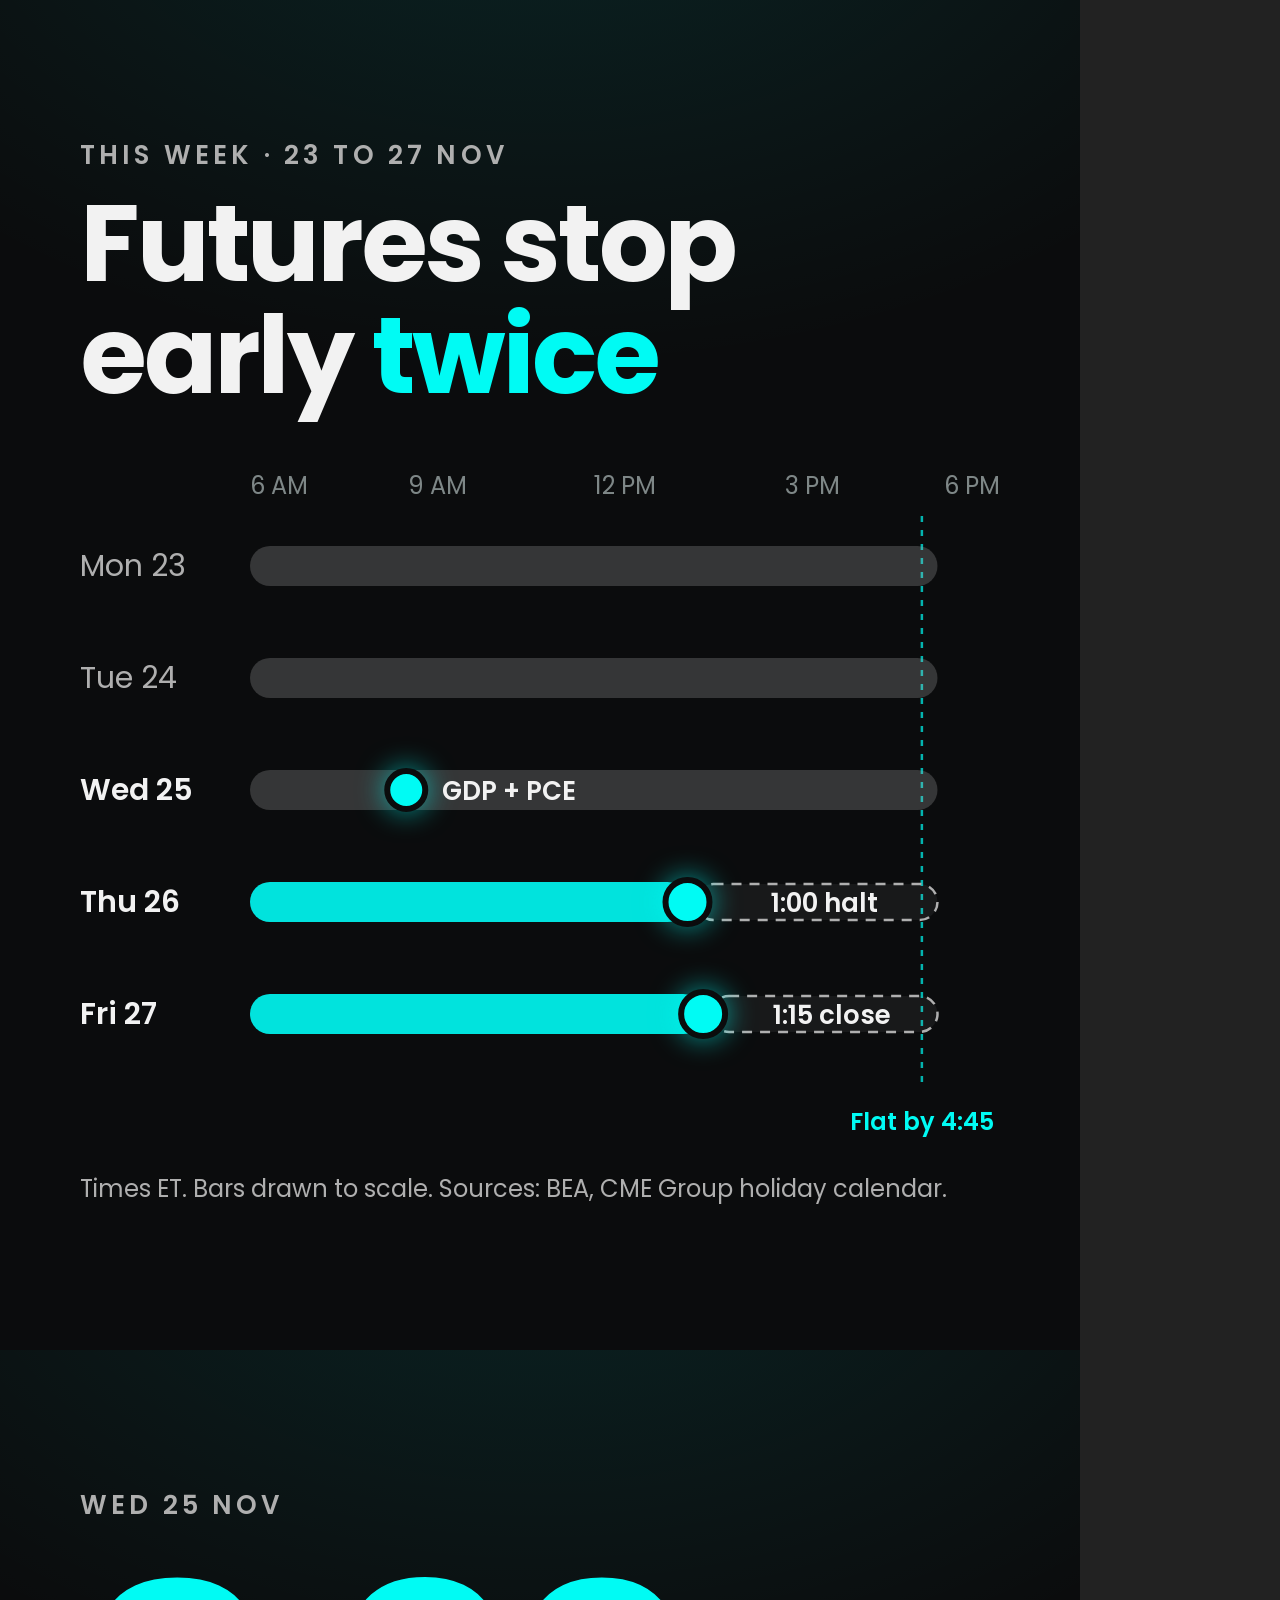
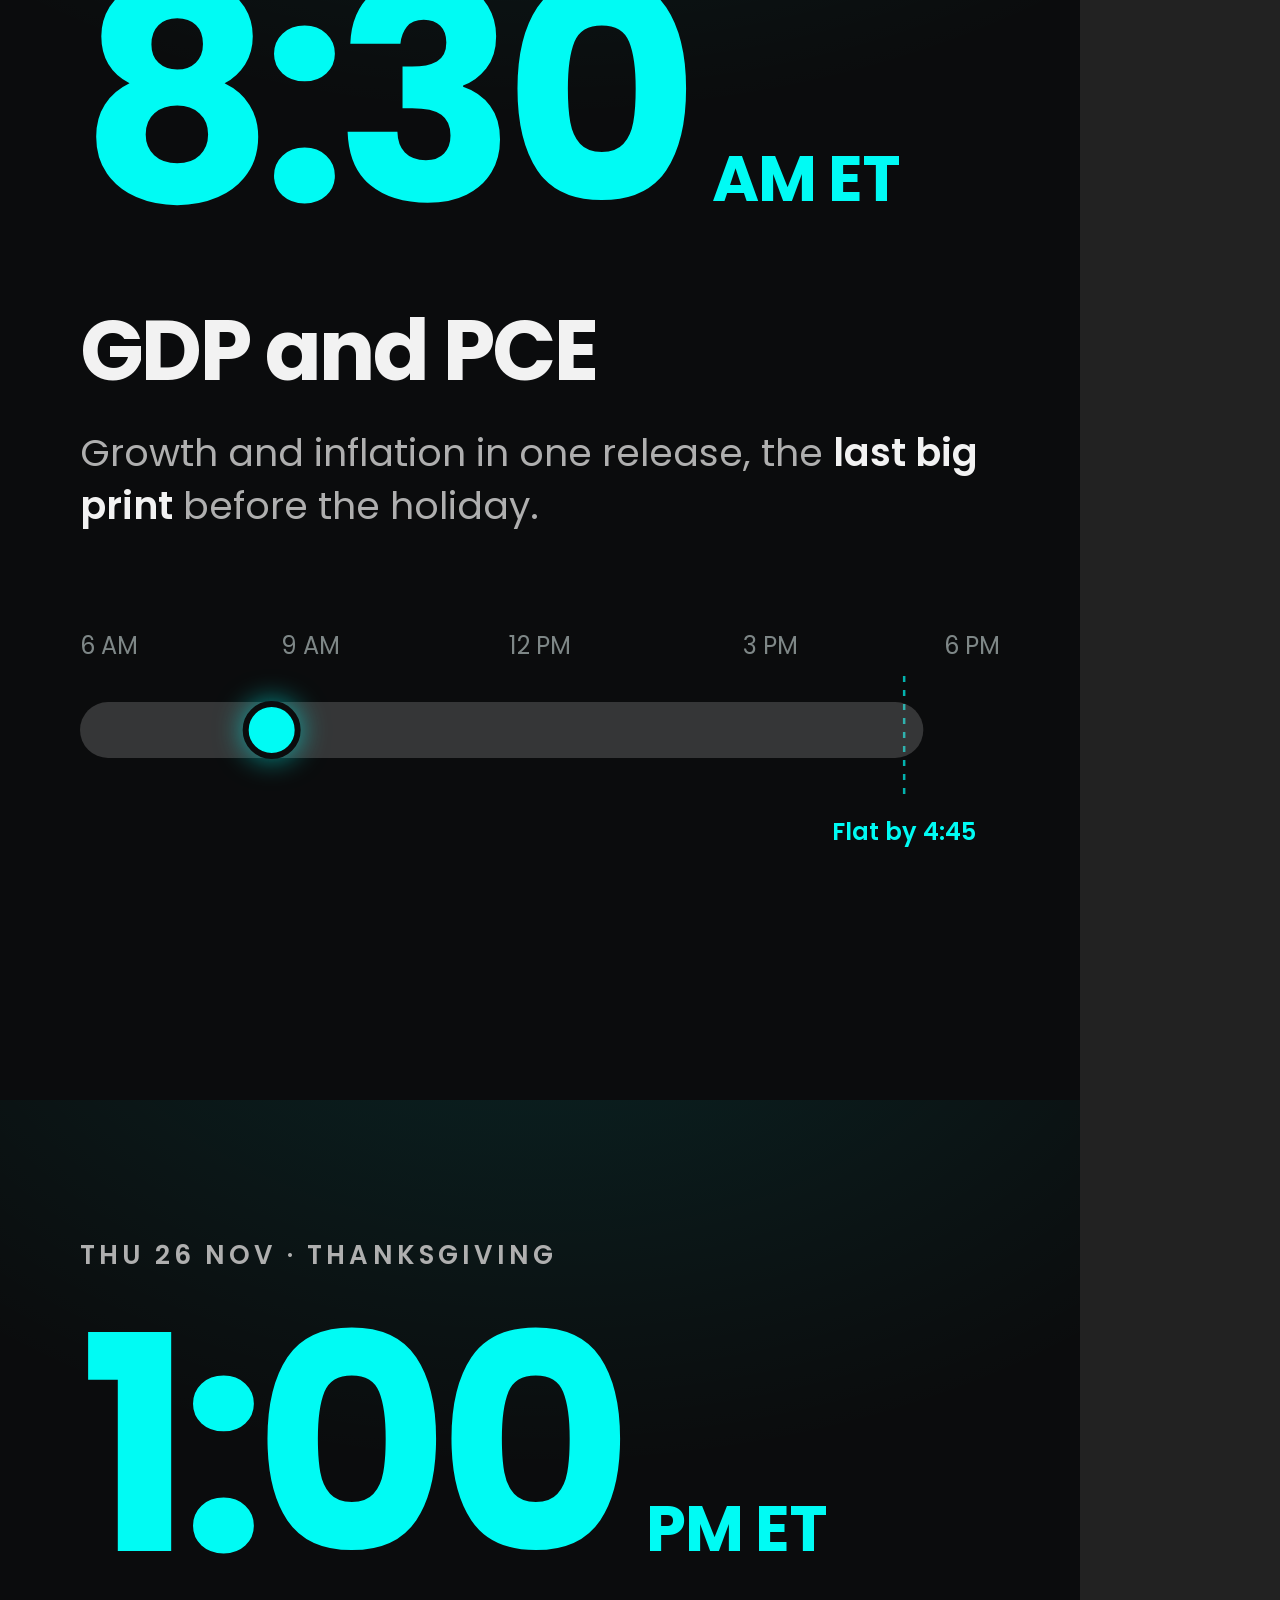
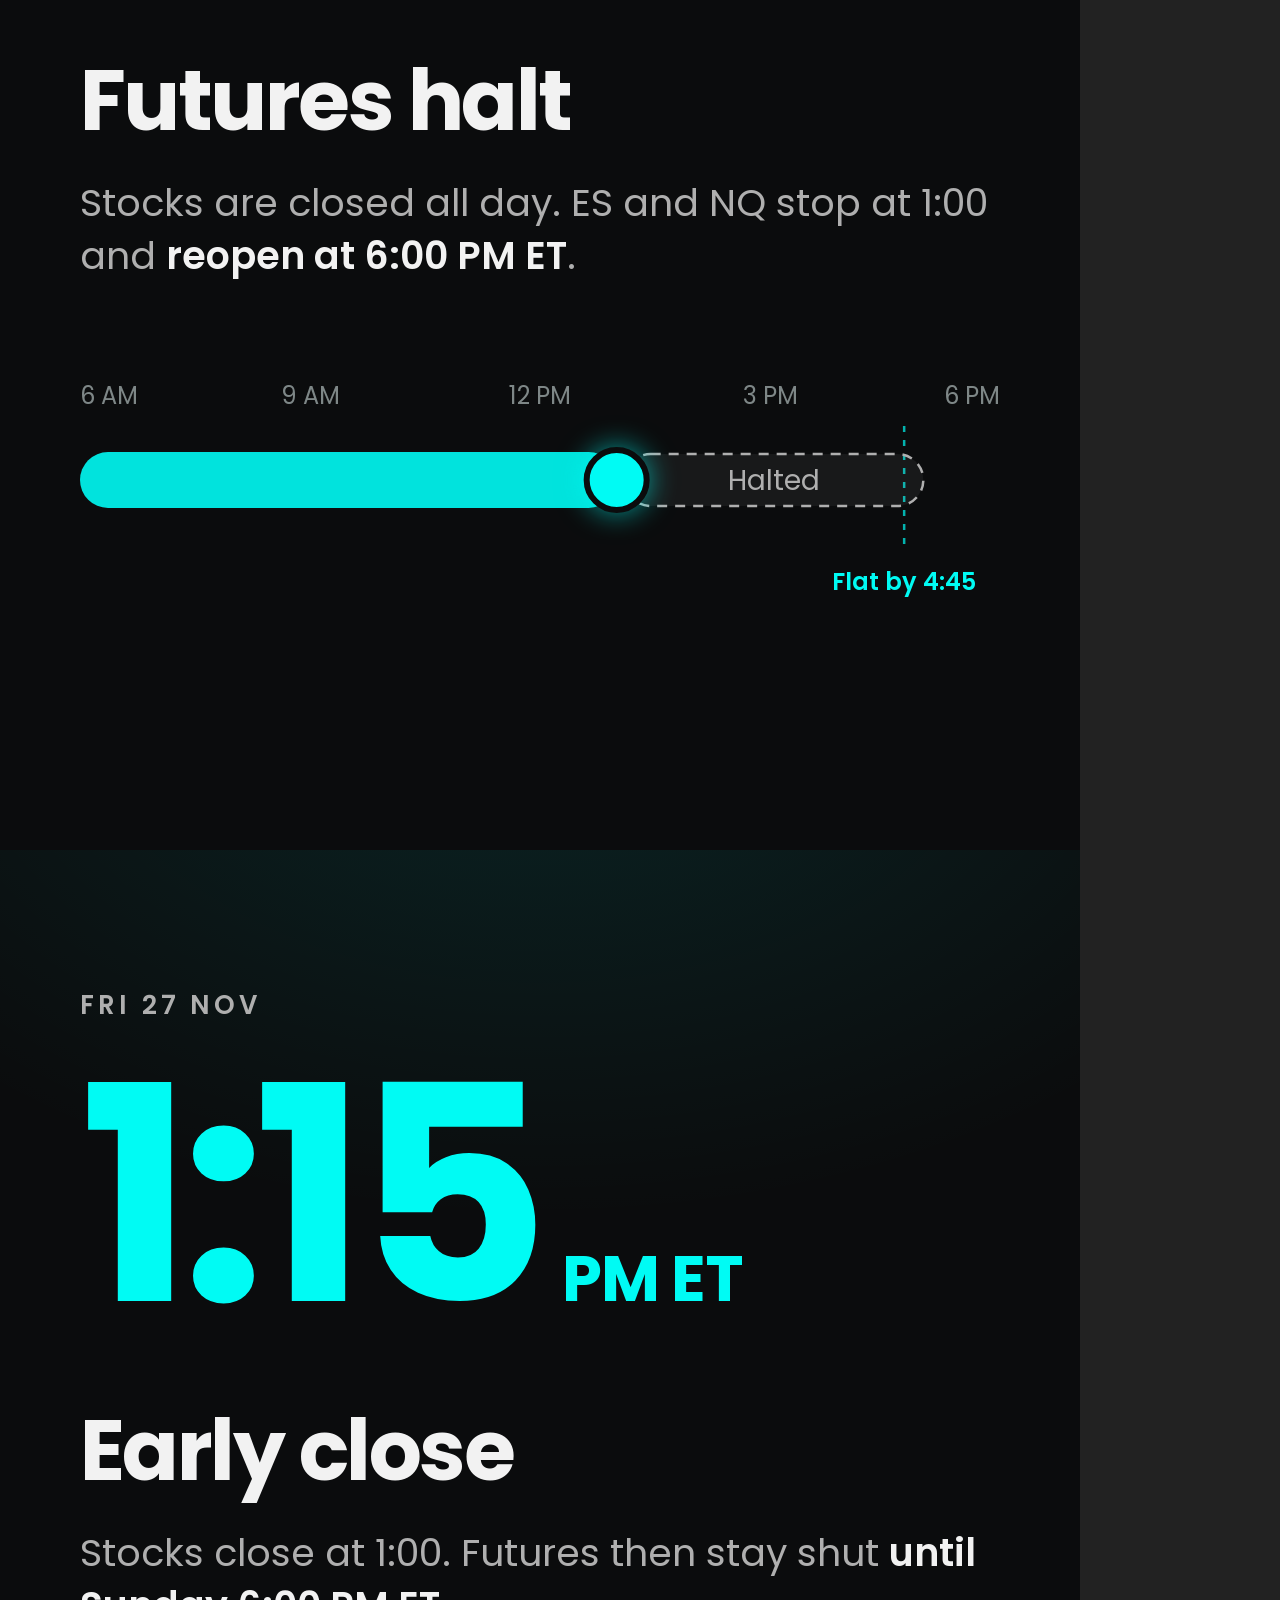
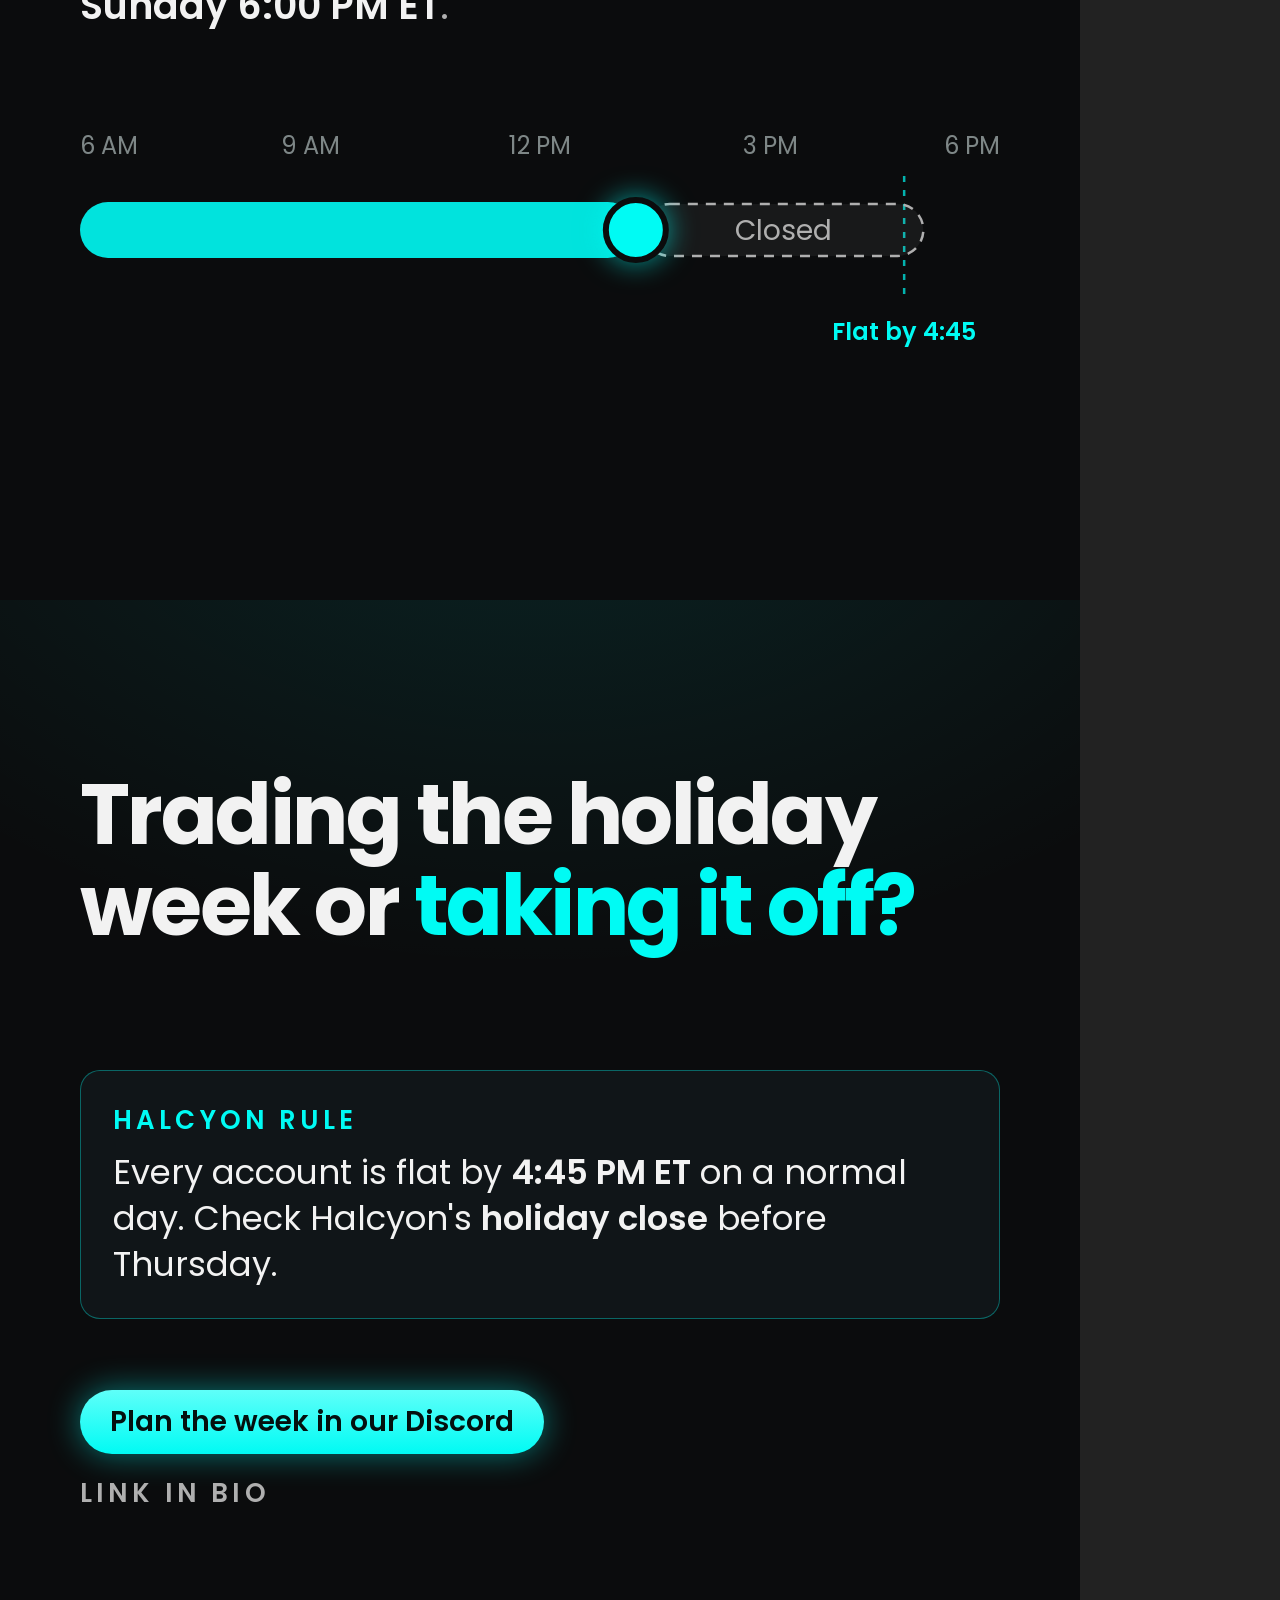
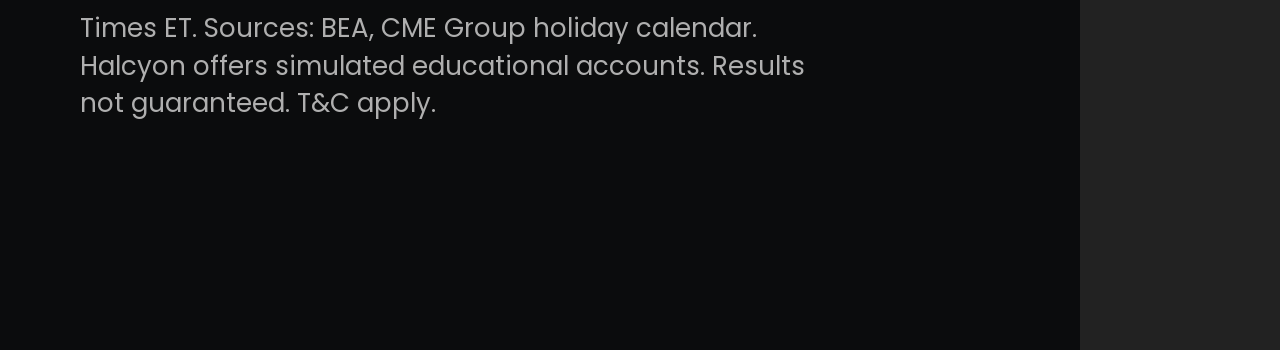
<file: source/kit/sets/tgB.html>
<!doctype html>
<html lang="en"><head><meta charset="utf-8"><link rel="stylesheet" href="../kit.css">
<title>tgB · This week: futures stop early twice (Thanksgiving, kit v2)</title>
<style>
.hn{position:absolute;left:80px;top:196px;display:flex;align-items:baseline;gap:24px}
.hn .n{font-size:300px;font-weight:700;letter-spacing:-.04em;line-height:1;color:var(--cyan)}
.hn .u{font-size:64px;font-weight:700;letter-spacing:-.02em;color:var(--cyan)}
.ht{position:absolute;left:80px;right:80px;top:556px;font-size:84px;font-weight:700;letter-spacing:-.03em;line-height:1.06}
.hb{position:absolute;left:80px;right:80px;top:676px;font-size:38px;line-height:1.4;color:var(--grey)}
.hb b{color:var(--ink);font-weight:600}
.grid{position:absolute;left:80px;top:470px}
.day{position:absolute;left:80px;top:880px}
</style></head><body>
<script>
// Times are hours in ET. Bars are drawn to scale from 6 AM to 6 PM ET.
const H0=6,H1=18;
function fmt(h){const hh=Math.floor(h),mm=Math.round((h-hh)*60);const p=hh>=12?'PM':'AM';const d=hh>12?hh-12:hh;return d+(mm?':'+String(mm).padStart(2,'0'):'')+' '+p;}
function row(x0,x1,y,h,r,big){
  const X=t=>x0+(t-H0)/(H1-H0)*(x1-x0);let g='';const th=big?56:40,cy=y;
  const end=r.end||17;
  if(r.end){ // cut short: cyan up to the stop, dashed grey for the hours that go missing
    g+=`<rect x="${X(H0)}" y="${cy-th/2}" width="${X(end)-X(H0)}" height="${th}" rx="${th/2}" fill="#00FBF4" fill-opacity=".9"/>`;
    g+=`<rect x="${X(end)+8}" y="${cy-th/2+2}" width="${X(17)-X(end)-8}" height="${th-4}" rx="${(th-4)/2}" fill="rgba(175,175,175,.08)" stroke="#AFAFAF" stroke-width="2.5" stroke-dasharray="10 8"/>`;
    g+=`<circle cx="${X(end)}" cy="${cy}" r="${big?30:22}" fill="#00FBF4" stroke="#0B0C0D" stroke-width="6" style="filter:drop-shadow(0 0 14px rgba(0,251,244,.6))"/>`;
    if(big){g+=`<text x="${(X(end)+X(17))/2+4}" y="${cy+10}" text-anchor="middle" font-size="28" fill="#AFAFAF">${r.gap}</text>`;}
    else{g+=`<text x="${(X(end)+X(17))/2+12}" y="${cy+10}" text-anchor="middle" font-size="26" font-weight="600" fill="#F2F2F2">${r.lab}</text>`;}
  } else {
    g+=`<rect x="${X(H0)}" y="${cy-th/2}" width="${X(17)-X(H0)}" height="${th}" rx="${th/2}" fill="rgba(175,175,175,.26)"/>`;
  }
  if(r.pin){g+=`<line x1="${X(r.pin)}" y1="${cy-th/2-6}" x2="${X(r.pin)}" y2="${cy+th/2+6}" stroke="#0B0C0D" stroke-width="6"/>`;
    g+=`<circle cx="${X(r.pin)}" cy="${cy}" r="${big?26:19}" fill="#00FBF4" stroke="#0B0C0D" stroke-width="6" style="filter:drop-shadow(0 0 14px rgba(0,251,244,.6))"/>`;
    if(!big) g+=`<text x="${X(r.pin)+36}" y="${cy+10}" font-size="26" font-weight="600" fill="#F2F2F2">${r.lab}</text>`;}
  return g;
}
function axis(x0,x1,yTop,yBot){
  const X=t=>x0+(t-H0)/(H1-H0)*(x1-x0);let g='';
  [[6,'6 AM'],[9,'9 AM'],[12,'12 PM'],[15,'3 PM'],[18,'6 PM']].forEach(([t,l])=>{
    g+=`<text x="${X(t)}" y="${yTop}" text-anchor="${t==6?'start':t==18?'end':'middle'}" font-size="24" fill="#7E8787">${l}</text>`;});
  // Halcyon's normal flat time
  g+=`<line x1="${X(16.75)}" y1="${yTop+22}" x2="${X(16.75)}" y2="${yBot}" stroke="#00FBF4" stroke-opacity=".7" stroke-width="2.5" stroke-dasharray="6 8"/>`;
  g+=`<text x="${X(16.75)}" y="${yBot+40}" text-anchor="middle" font-size="24" font-weight="600" fill="#00FBF4">Flat by 4:45</text>`;
  return g;
}
function grid(id){
  const rows=[['Mon 23',{}],['Tue 24',{}],['Wed 25',{pin:8.5,lab:'GDP + PCE'}],['Thu 26',{end:13,lab:'1:00 halt'}],['Fri 27',{end:13.25,lab:'1:15 close'}]];
  const x0=170,x1=920;let g=axis(x0,x1,24,620);
  rows.forEach(([d,r],i)=>{const y=96+i*112;const on=r.end||r.pin;
    g+=`<text x="0" y="${y+10}" font-size="30" font-weight="${on?600:400}" fill="${on?'#F2F2F2':'#AFAFAF'}">${d}</text>`;g+=row(x0,x1,y,0,r,false);});
  document.getElementById(id).innerHTML=`<svg width="920" height="670" viewBox="0 0 920 670" fill="none" font-family="Poppins">${g}</svg>`;
}
function day(id,r){
  const x0=0,x1=920;let g=axis(x0,x1,24,170);g+=row(x0,x1,100,0,r,true);
  document.getElementById(id).innerHTML=`<svg width="920" height="230" viewBox="0 0 920 230" fill="none" font-family="Poppins">${g}</svg>`;
}
</script>

<!-- 1 · Cover -->
<section class="slide" data-pg="1/5" data-name="tgB_1">
  <div class="kick">This week · 23 to 27 Nov</div>
  <div class="h-cover">Futures stop early <span class="c">twice</span></div>
  <div class="grid" id="g1"></div>
  <div class="note" style="top:1172px">Times ET. Bars drawn to scale. Sources: BEA, CME Group holiday calendar.</div>
</section>

<!-- 2 · Wed -->
<section class="slide" data-pg="2/5" data-name="tgB_2">
  <div class="kick">Wed 25 Nov</div>
  <div class="hn"><span class="n">8:30</span><span class="u">AM ET</span></div>
  <div class="ht">GDP and PCE</div>
  <div class="hb">Growth and inflation in one release, the <b>last big print</b> before the holiday.</div>
  <div class="day" id="d2"></div>
</section>

<!-- 3 · Thu -->
<section class="slide" data-pg="3/5" data-name="tgB_3">
  <div class="kick">Thu 26 Nov · Thanksgiving</div>
  <div class="hn"><span class="n">1:00</span><span class="u">PM ET</span></div>
  <div class="ht">Futures halt</div>
  <div class="hb">Stocks are closed all day. ES and NQ stop at 1:00 and <b>reopen at 6:00 PM ET</b>.</div>
  <div class="day" id="d3"></div>
</section>

<!-- 4 · Fri -->
<section class="slide" data-pg="4/5" data-name="tgB_4">
  <div class="kick">Fri 27 Nov</div>
  <div class="hn"><span class="n">1:15</span><span class="u">PM ET</span></div>
  <div class="ht">Early close</div>
  <div class="hb">Stocks close at 1:00. Futures then stay shut <b>until Sunday 6:00 PM ET</b>.</div>
  <div class="day" id="d4"></div>
</section>

<!-- 5 · End -->
<section class="slide" data-pg="end 5/5" data-name="tgB_5">
  <div style="position:absolute;left:80px;right:80px;top:170px;font-size:84px;font-weight:700;letter-spacing:-.03em;line-height:1.08">Trading the holiday week or <span class="c">taking it off?</span></div>
  <div class="rule" style="top:470px"><div class="label">Halcyon rule</div><p>Every account is flat by <b>4:45 PM ET</b> on a normal day. Check Halcyon's <b>holiday close</b> before Thursday.</p></div>
  <div style="position:absolute;left:80px;top:790px"><span class="pill fill">Plan the week in our Discord</span><div class="label" style="margin-top:20px">Link in bio</div></div>
  <div class="disc" style="top:1010px">Times ET. Sources: BEA, CME Group holiday calendar. Halcyon offers simulated educational accounts. Results not guaranteed. T&amp;C apply.</div>
</section>
<script>
grid('g1');
day('d2',{pin:8.5});
day('d3',{end:13,gap:'Halted'});
day('d4',{end:13.25,gap:'Closed'});
</script>
</body></html>
</file>
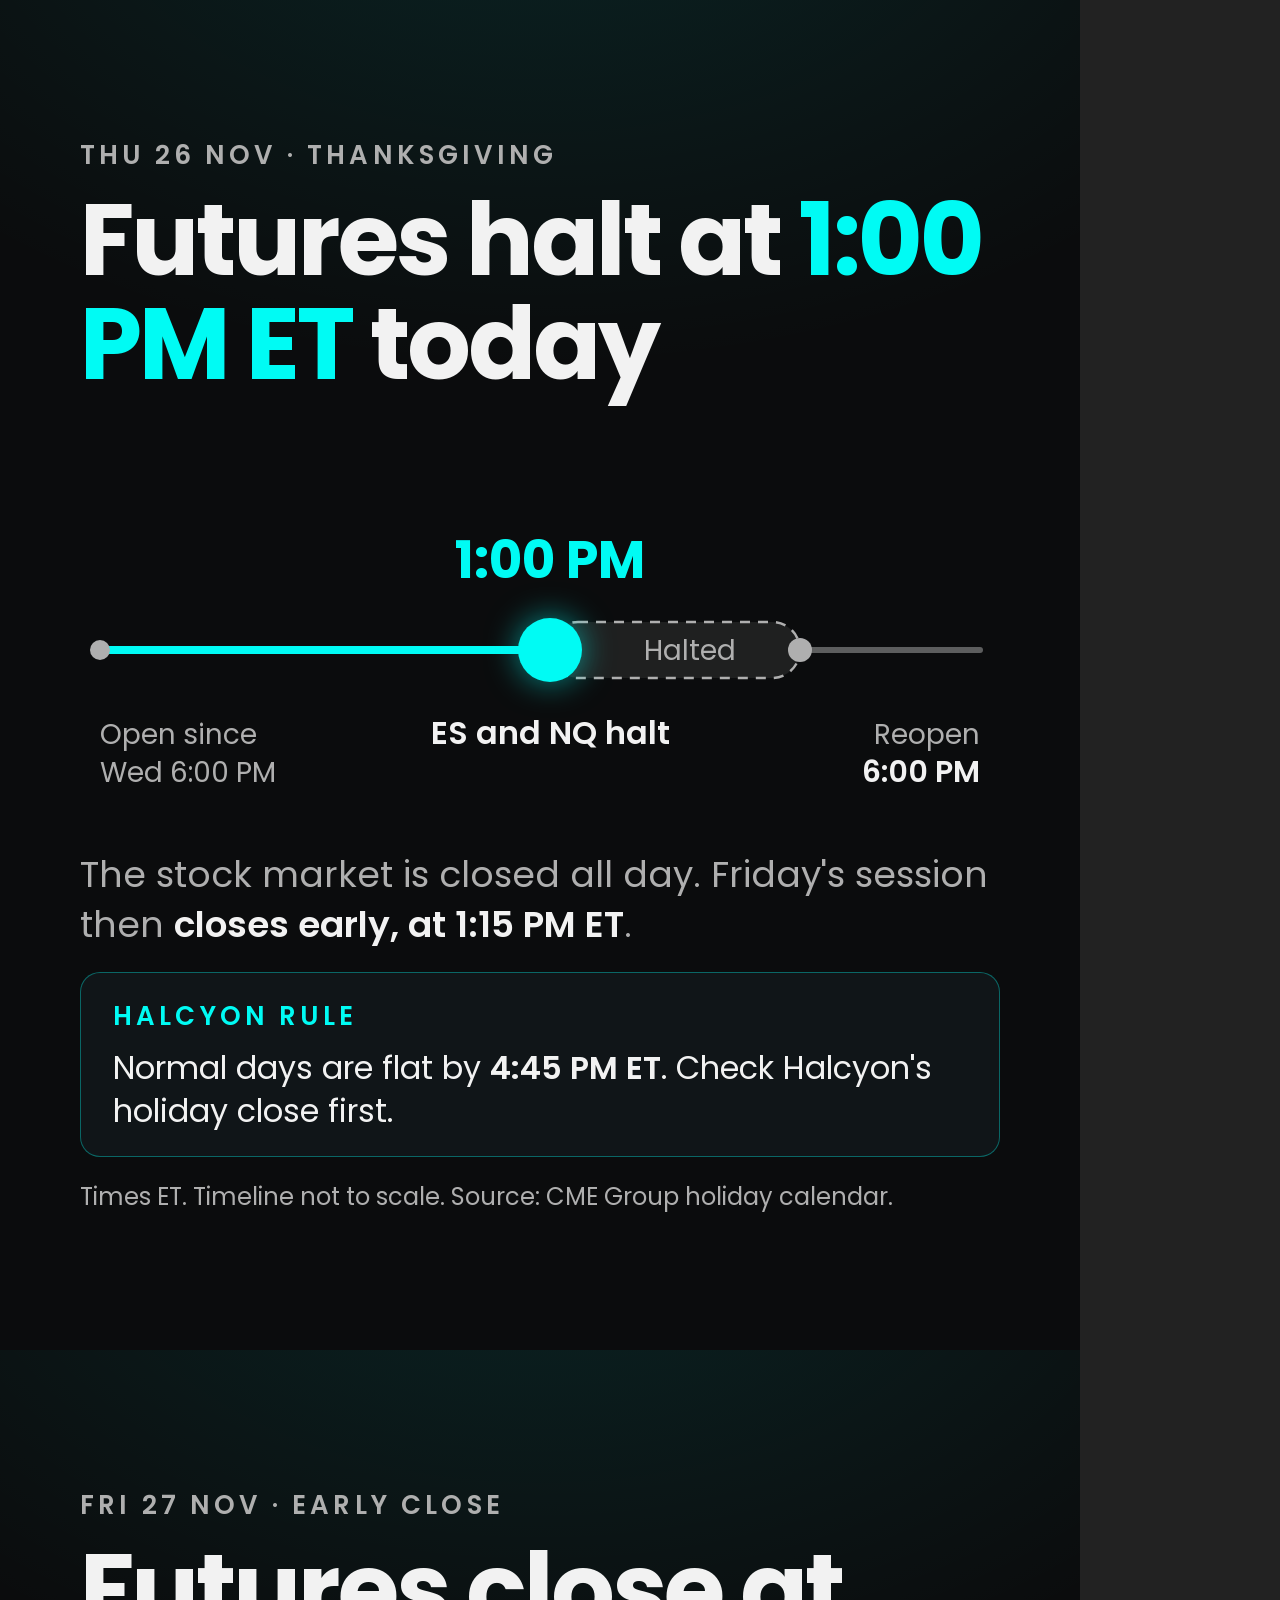
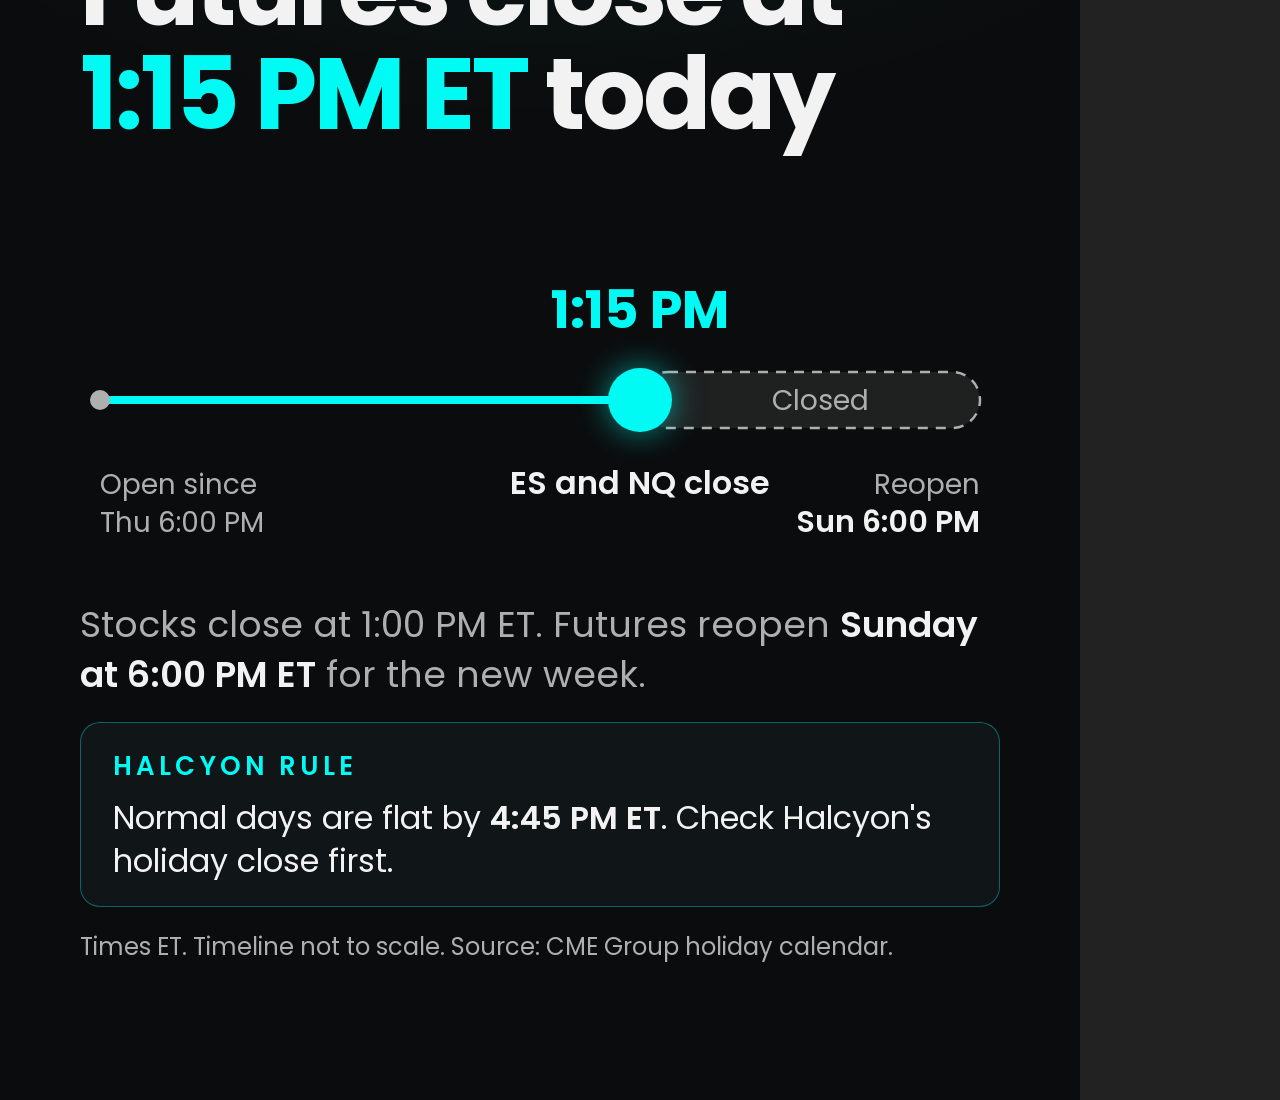
<file: source/kit/sets/thB.html>
<!doctype html>
<html lang="en"><head><meta charset="utf-8"><link rel="stylesheet" href="../kit.css">
<title>thB · Thanksgiving and Black Friday hours singles (kit v2)</title>
<style>
.tl{position:absolute;left:80px;top:500px}
.sub{position:absolute;left:80px;right:80px;font-size:36px;line-height:1.4;color:var(--grey)}
.sub b{color:var(--ink);font-weight:600}
</style></head><body>

<!-- Thu 26 · Thanksgiving -->
<section class="slide" data-pg="end" data-name="thB_thu">
  <div class="kick">Thu 26 Nov · Thanksgiving</div>
  <div class="h-cover" style="font-size:100px">Futures halt at <span class="c">1:00 PM ET</span> today</div>
  <svg class="tl" width="920" height="330" viewBox="0 0 920 330" fill="none" font-family="Poppins">
    <line x1="20" y1="150" x2="470" y2="150" stroke="#00FBF4" stroke-width="8" stroke-linecap="round"/>
    <rect x="470" y="122" width="250" height="56" rx="28" fill="rgba(175,175,175,.12)" stroke="#AFAFAF" stroke-width="2.5" stroke-dasharray="10 8"/>
    <line x1="720" y1="150" x2="900" y2="150" stroke="rgba(175,175,175,.5)" stroke-width="6" stroke-linecap="round"/>
    <circle cx="20" cy="150" r="10" fill="#AFAFAF"/>
    <circle cx="470" cy="150" r="32" fill="#00FBF4" style="filter:drop-shadow(0 0 16px rgba(0,251,244,.55))"/>
    <circle cx="720" cy="150" r="12" fill="#AFAFAF"/>
    <text x="470" y="78" text-anchor="middle" font-weight="700" font-size="52" fill="#00FBF4">1:00 PM</text>
    <text x="470" y="244" text-anchor="middle" font-weight="600" font-size="32" fill="#F2F2F2">ES and NQ halt</text>
    <text x="20" y="244" font-size="28" fill="#AFAFAF">Open since</text><text x="20" y="282" font-size="28" fill="#AFAFAF">Wed 6:00 PM</text>
    <text x="610" y="160" text-anchor="middle" font-size="28" fill="#AFAFAF">Halted</text>
    <text x="900" y="244" text-anchor="end" font-size="28" fill="#AFAFAF">Reopen</text><text x="900" y="282" text-anchor="end" font-weight="600" font-size="30" fill="#F2F2F2">6:00 PM</text>
  </svg>
  <div class="sub" style="top:850px">The stock market is closed all day. Friday's session then <b>closes early, at 1:15 PM ET</b>.</div>
  <div class="rule" style="top:972px;padding:24px 32px"><div class="label">Halcyon rule</div><p style="font-size:32px">Normal days are flat by <b>4:45 PM ET</b>. Check Halcyon's holiday close first.</p></div>
  <div class="note" style="top:1180px">Times ET. Timeline not to scale. Source: CME Group holiday calendar.</div>
</section>

<!-- Fri 27 · Early close -->
<section class="slide" data-pg="end" data-name="thB_fri">
  <div class="kick">Fri 27 Nov · Early close</div>
  <div class="h-cover" style="font-size:100px">Futures close at <span class="c">1:15 PM ET</span> today</div>
  <svg class="tl" width="920" height="330" viewBox="0 0 920 330" fill="none" font-family="Poppins">
    <line x1="20" y1="150" x2="560" y2="150" stroke="#00FBF4" stroke-width="8" stroke-linecap="round"/>
    <rect x="560" y="122" width="340" height="56" rx="28" fill="rgba(175,175,175,.12)" stroke="#AFAFAF" stroke-width="2.5" stroke-dasharray="10 8"/>
    <circle cx="20" cy="150" r="10" fill="#AFAFAF"/>
    <circle cx="560" cy="150" r="32" fill="#00FBF4" style="filter:drop-shadow(0 0 16px rgba(0,251,244,.55))"/>
    <text x="560" y="78" text-anchor="middle" font-weight="700" font-size="52" fill="#00FBF4">1:15 PM</text>
    <text x="560" y="244" text-anchor="middle" font-weight="600" font-size="32" fill="#F2F2F2">ES and NQ close</text>
    <text x="20" y="244" font-size="28" fill="#AFAFAF">Open since</text><text x="20" y="282" font-size="28" fill="#AFAFAF">Thu 6:00 PM</text>
    <text x="740" y="160" text-anchor="middle" font-size="28" fill="#AFAFAF">Closed</text><text x="900" y="244" text-anchor="end" font-size="28" fill="#AFAFAF">Reopen</text><text x="900" y="282" text-anchor="end" font-weight="600" font-size="30" fill="#F2F2F2">Sun 6:00 PM</text>
  </svg>
  <div class="sub" style="top:850px">Stocks close at 1:00 PM ET. Futures reopen <b>Sunday at 6:00 PM ET</b> for the new week.</div>
  <div class="rule" style="top:972px;padding:24px 32px"><div class="label">Halcyon rule</div><p style="font-size:32px">Normal days are flat by <b>4:45 PM ET</b>. Check Halcyon's holiday close first.</p></div>
  <div class="note" style="top:1180px">Times ET. Timeline not to scale. Source: CME Group holiday calendar.</div>
</section>
</body></html>
</file>
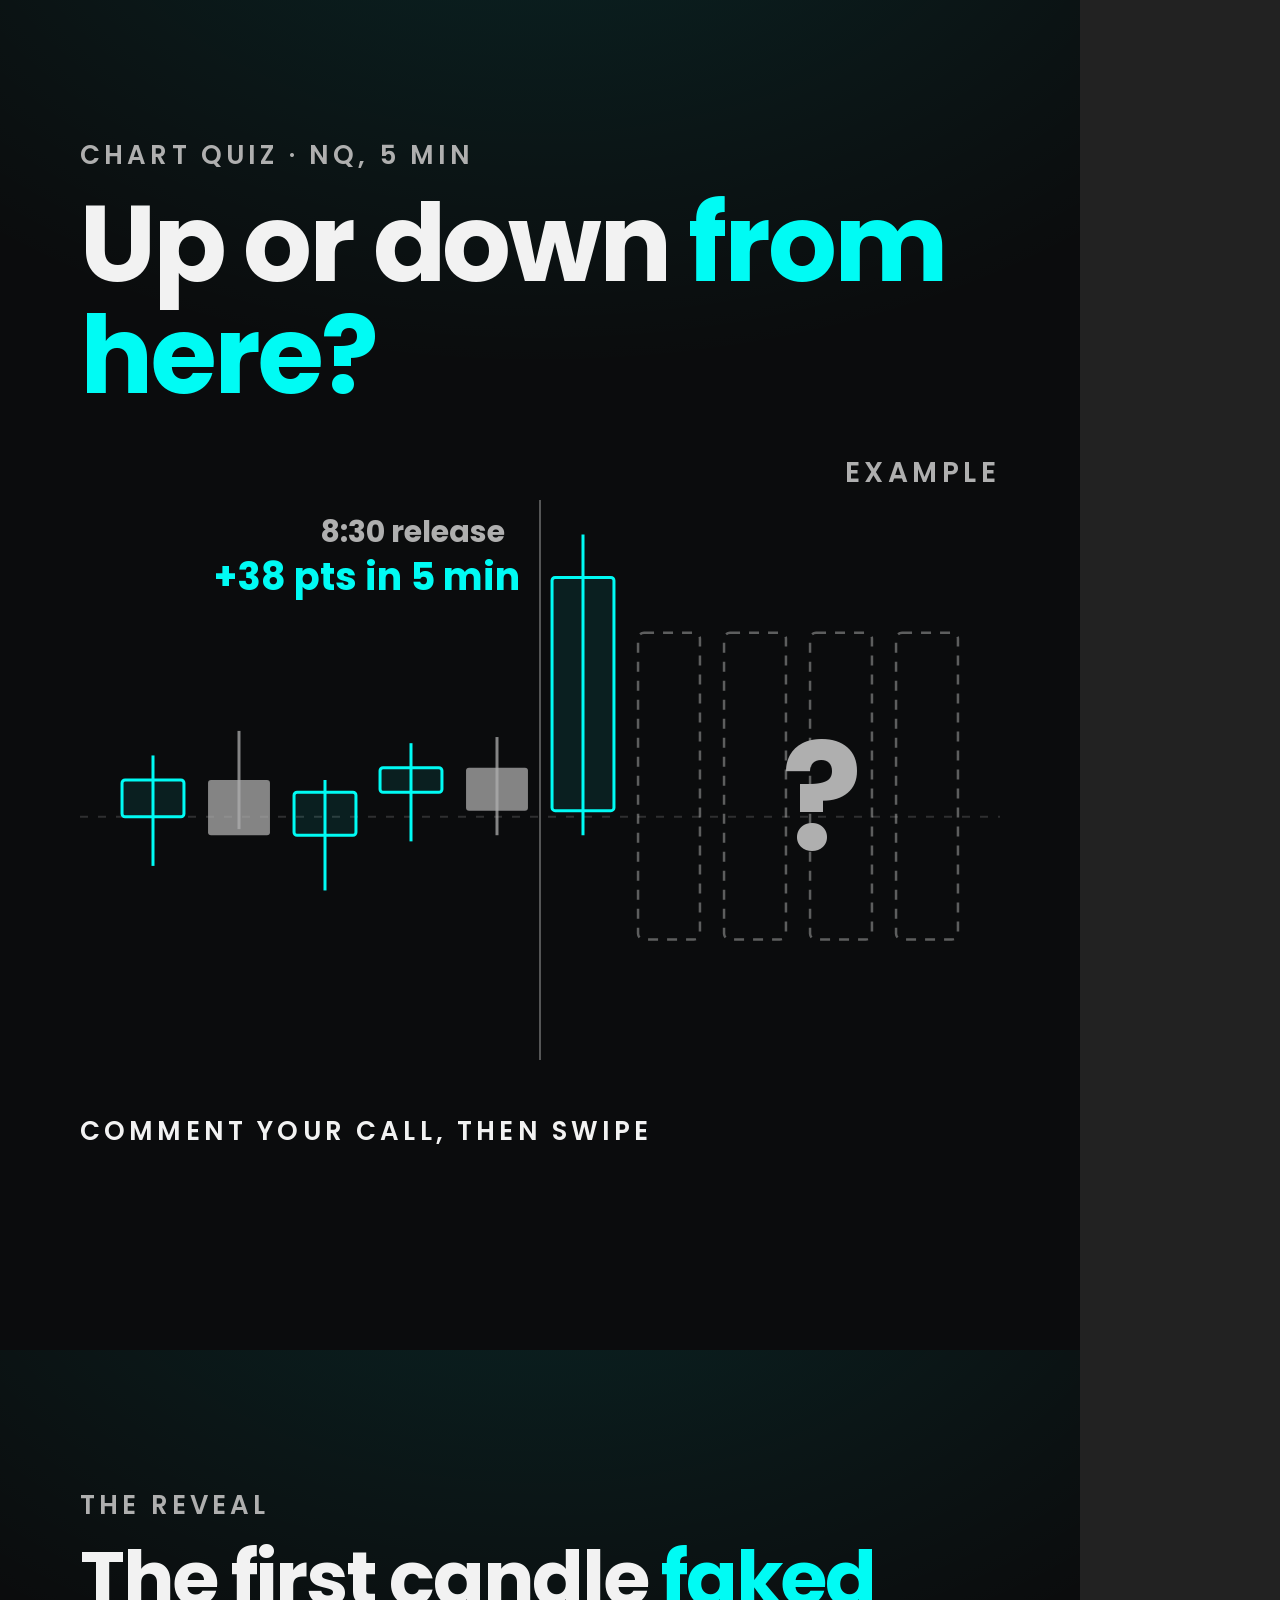
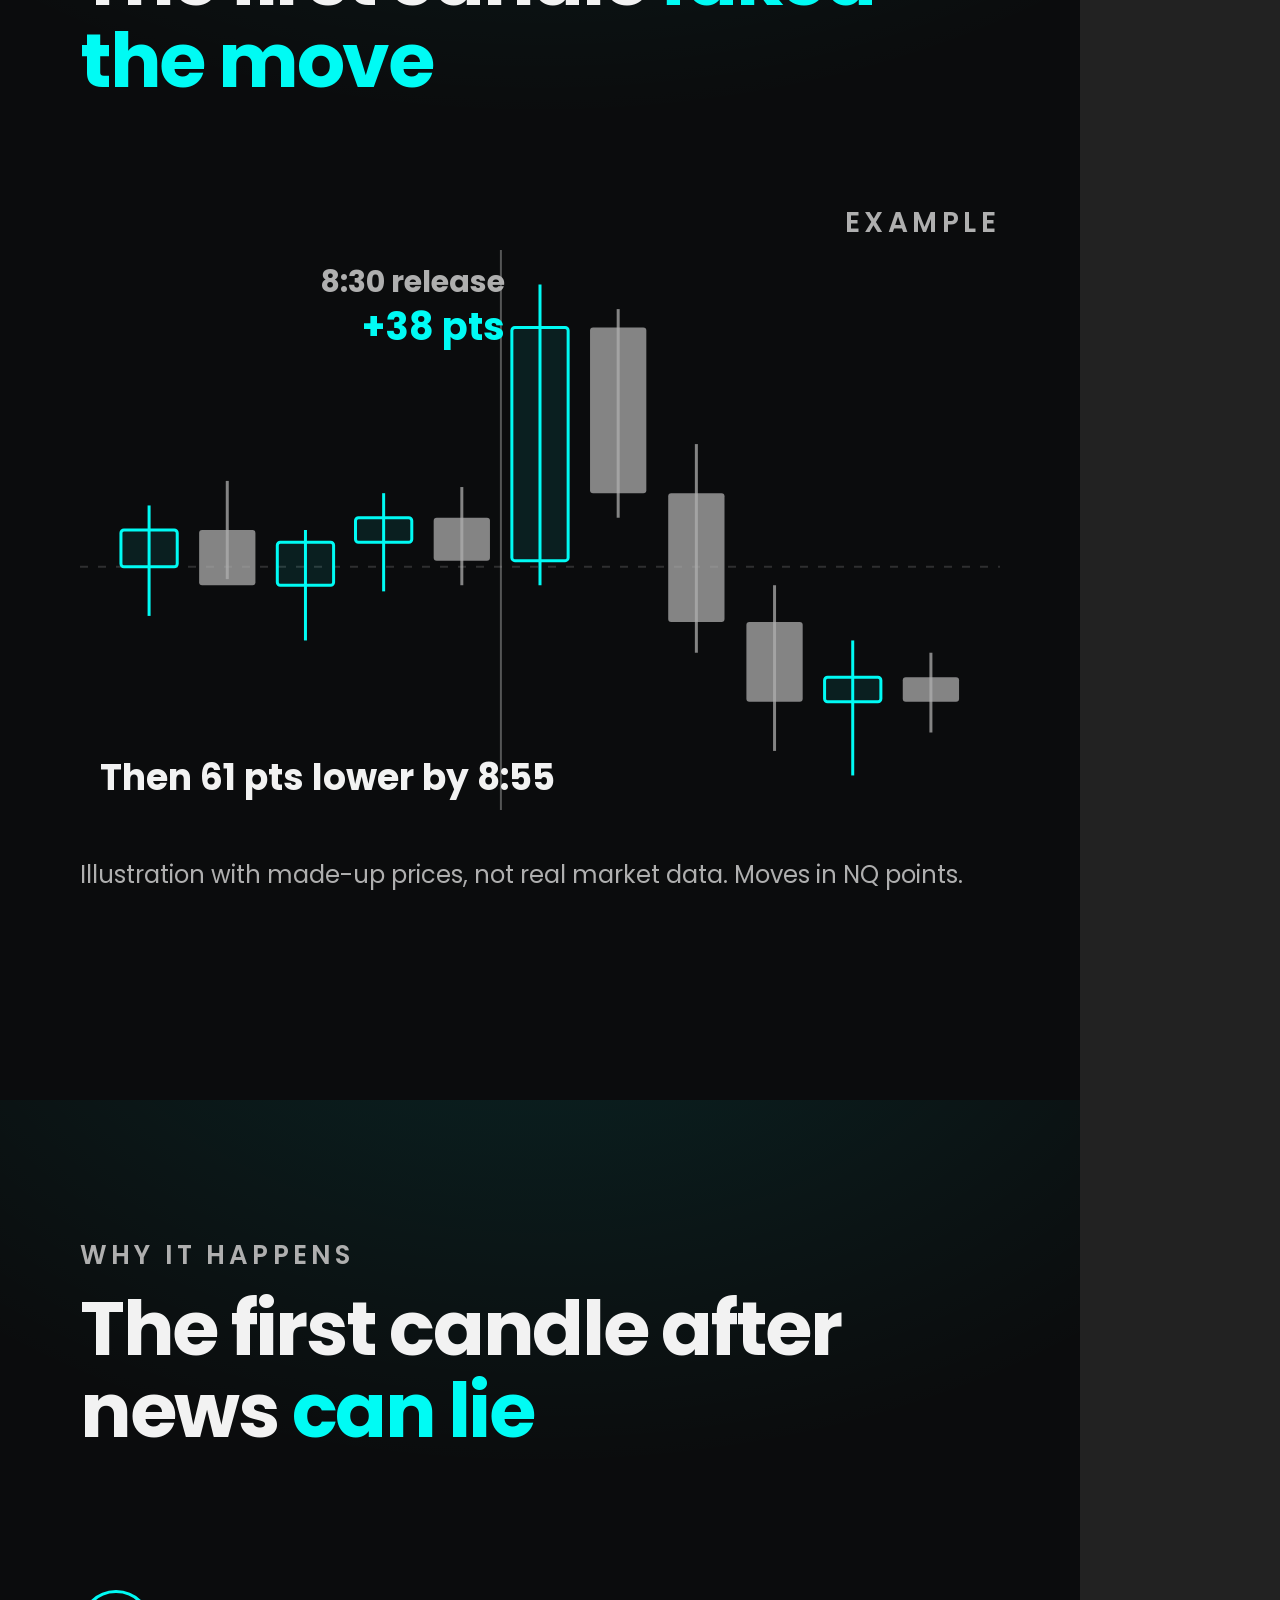
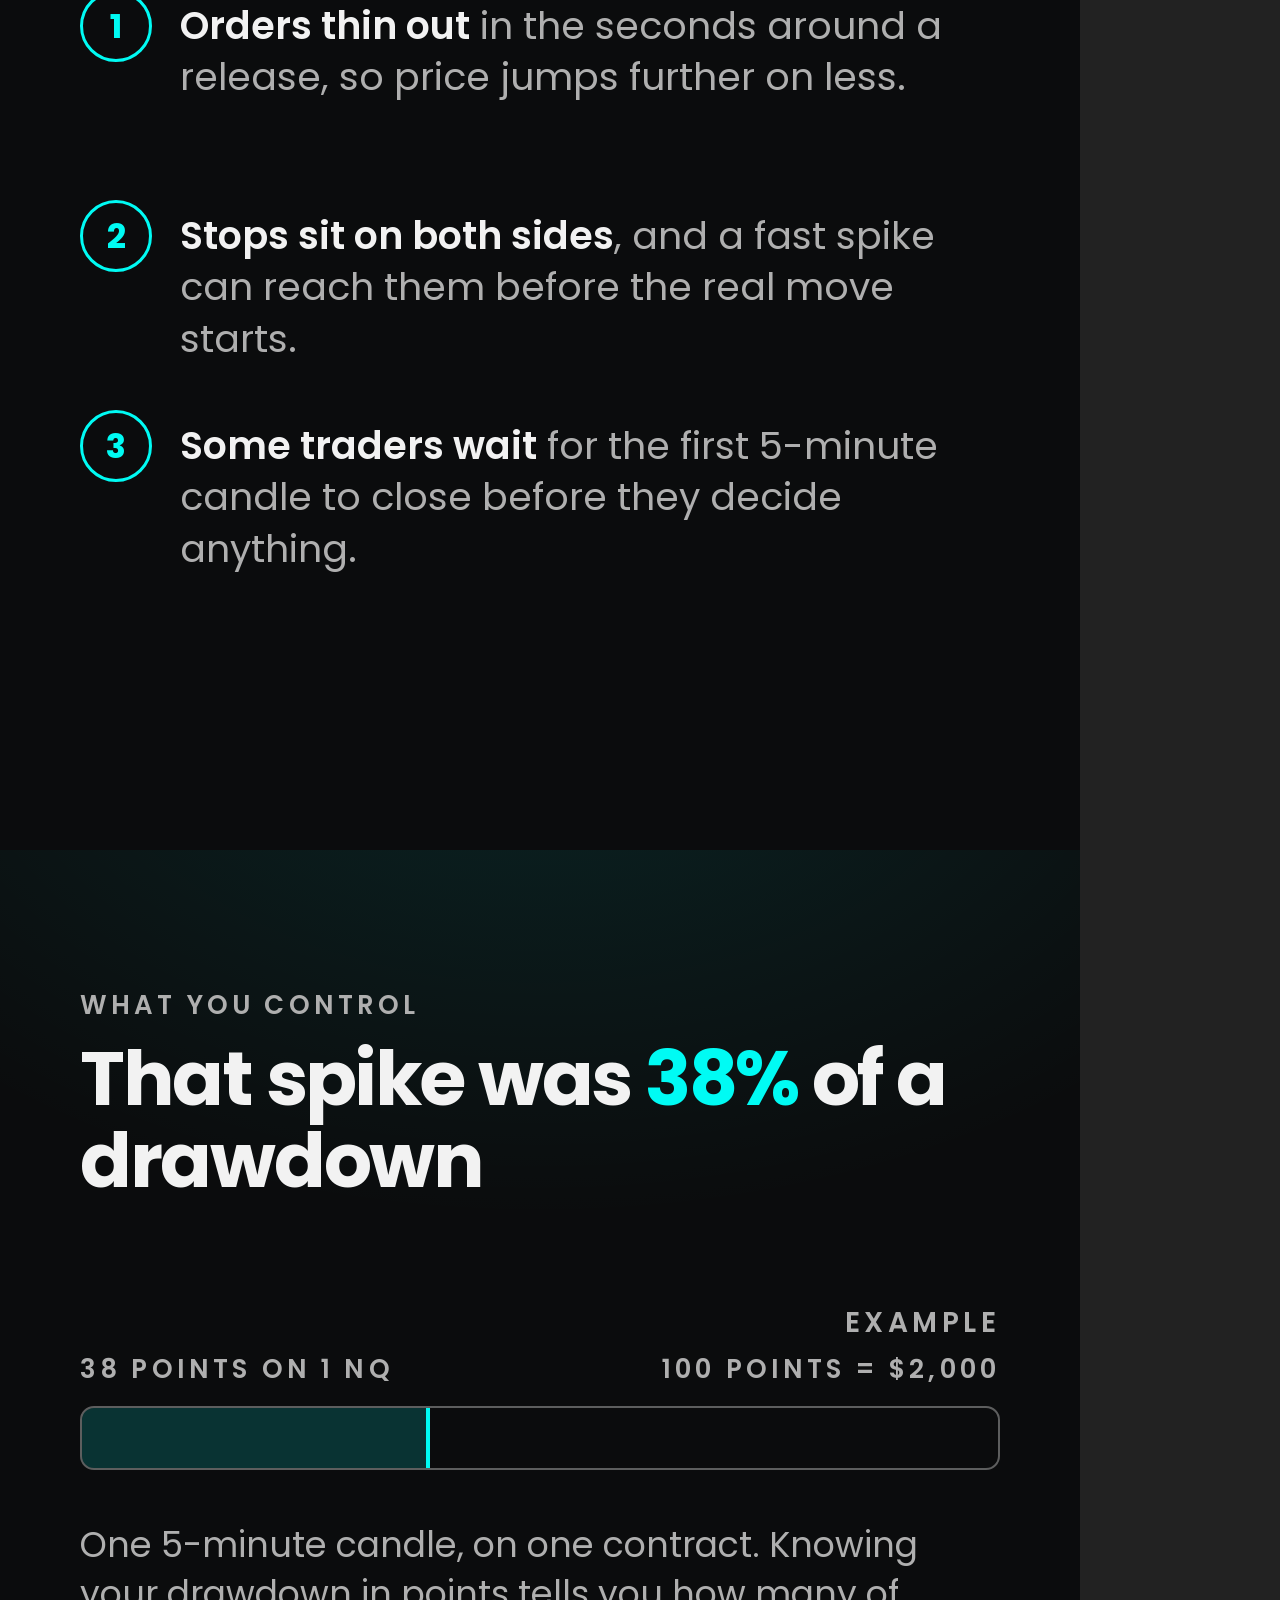
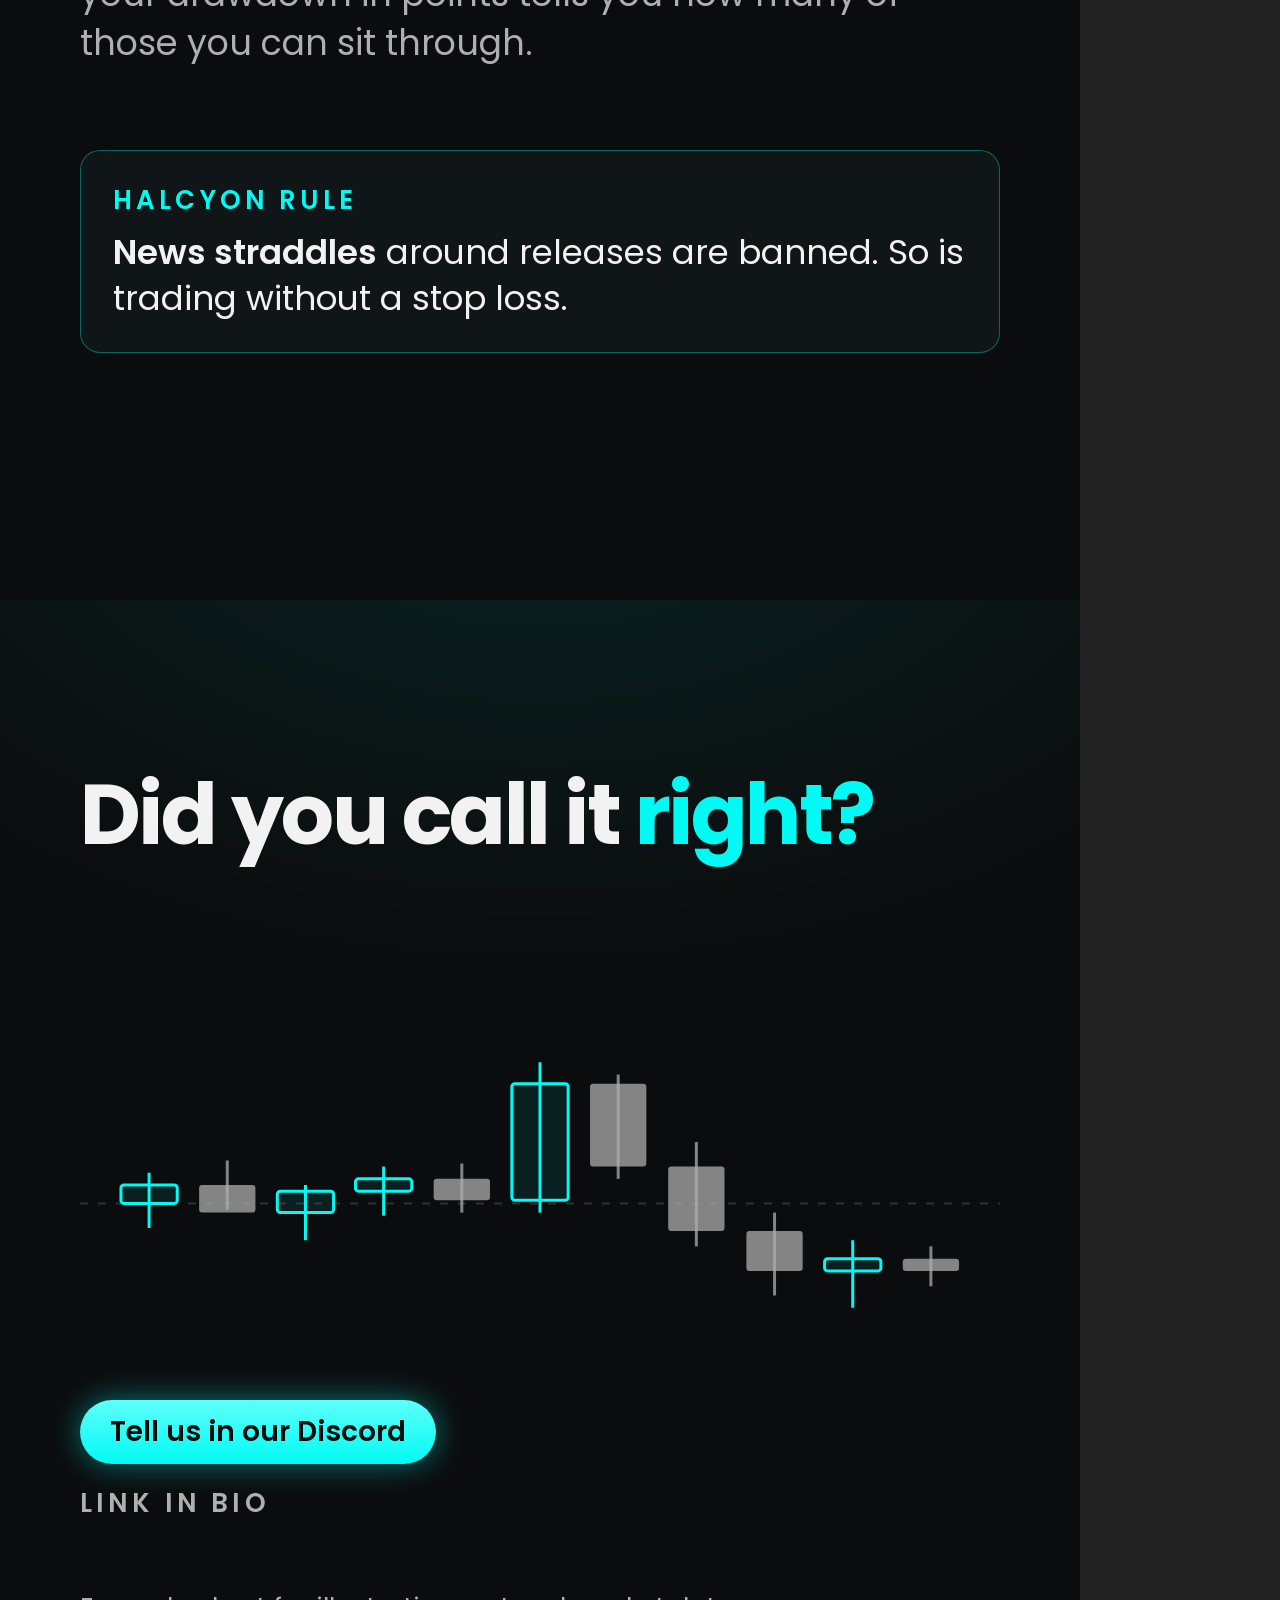
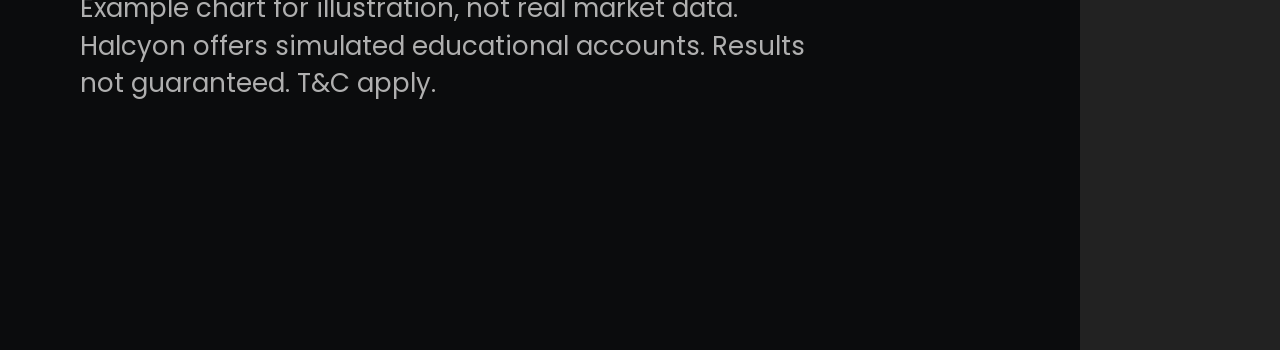
<file: source/kit/sets/udA.html>
<!doctype html>
<html lang="en"><head><meta charset="utf-8"><link rel="stylesheet" href="../kit.css">
<title>udA · Up or down? chart quiz (kit v2)</title>
<style>
.ch{position:absolute;left:80px}
.row4{position:absolute;left:80px;right:80px;display:flex;gap:28px;align-items:flex-start}
.row4 .n{flex:none;width:72px;height:72px;border-radius:36px;border:3px solid var(--cyan);color:var(--cyan);font-size:34px;font-weight:700;display:flex;align-items:center;justify-content:center}
.row4 p{font-size:38px;line-height:1.35;color:var(--grey);padding-top:10px}
.row4 p b{color:var(--ink);font-weight:600}
</style></head><body>
<script>
// EXAMPLE candles (illustration only). o,h,l,c in points from the 8:25 level.
const PRE=[[0,10,-8,6],[6,14,-2,-3],[-3,6,-12,4],[4,12,-4,8],[8,13,-3,1]];
const SPIKE=[[1,46,-3,39]];
const POST=[[39,42,8,12],[12,20,-14,-9],[-9,-3,-30,-22],[-22,-12,-34,-18],[-18,-14,-27,-22]];
function chart(id,cs,o){ // o: {w,h,q:number of '?' slots,labels:[]}
  const W=o.w,H=o.h,pad=30,n=cs.length+(o.q||0),step=(W-pad*2)/n,cw=Math.min(70,step*.72);
  const lo=-38,hi=50,Y=v=>pad+(hi-v)/(hi-lo)*(H-pad*2);
  let g=`<line x1="0" y1="${Y(0)}" x2="${W}" y2="${Y(0)}" stroke="rgba(175,175,175,.22)" stroke-width="2" stroke-dasharray="8 10"/>`;
  cs.forEach((c,i)=>{const x=pad+step*i+step/2,up=c[3]>=c[0];
    g+=`<line x1="${x}" y1="${Y(c[1])}" x2="${x}" y2="${Y(c[2])}" stroke="${up?'#00FBF4':'rgba(175,175,175,.74)'}" stroke-width="3"/>`;
    const y1=Y(Math.max(c[0],c[3])),y2=Y(Math.min(c[0],c[3]));
    g+=up?`<rect x="${x-cw/2}" y="${y1}" width="${cw}" height="${Math.max(6,y2-y1)}" rx="3" fill="rgba(0,251,244,.08)" stroke="#00FBF4" stroke-width="3"/>`
         :`<rect x="${x-cw/2}" y="${y1}" width="${cw}" height="${Math.max(6,y2-y1)}" rx="3" fill="rgba(175,175,175,.74)"/>`;});
  for(let i=0;i<(o.q||0);i++){const x=pad+step*(cs.length+i)+step/2;
    g+=`<rect x="${x-cw/2}" y="${Y(30)}" width="${cw}" height="${Y(-20)-Y(30)}" rx="6" fill="none" stroke="rgba(175,175,175,.5)" stroke-width="2.5" stroke-dasharray="10 9"/>`;}
  (o.marks||[]).forEach(m=>{const x=pad+step*m.i+step/2;
    g+=`<line x1="${x-step/2}" y1="${pad-10}" x2="${x-step/2}" y2="${H-pad+10}" stroke="rgba(175,175,175,.45)" stroke-width="2"/><text x="${x-step/2+12}" y="${m.y||pad+14}" font-family="Poppins" font-size="26" font-weight="600" fill="#AFAFAF" letter-spacing="2">${m.t}</text>`;});
  (o.tags||[]).forEach(t=>{g+=`<text x="${t.x}" y="${t.y}" font-family="Poppins" font-size="${t.s||34}" font-weight="700" fill="${t.c||'#F2F2F2'}" text-anchor="${t.a||'start'}">${t.t}</text>`;});
  document.getElementById(id).innerHTML=`<svg width="${W}" height="${H}" viewBox="0 0 ${W} ${H}" fill="none">${g}</svg>`;
}
</script>

<!-- 1 · Cover -->
<section class="slide" data-pg="1/5">
  <div class="kick">Chart quiz · NQ, 5 min</div>
  <div class="h-cover">Up or down <span class="c">from here?</span></div>
  <div class="example" style="position:absolute;right:80px;top:452px">EXAMPLE</div>
  <div class="ch" id="c1" style="top:480px"></div>
  <div class="label" style="position:absolute;left:80px;top:1112px;color:var(--ink)">Comment your call, then swipe</div>
</section>

<!-- 2 · Reveal -->
<section class="slide" data-pg="2/5">
  <div class="kick">The reveal</div>
  <div class="h-slide">The first candle <span class="c">faked the move</span></div>
  <div class="example" style="position:absolute;right:80px;top:452px">EXAMPLE</div>
  <div class="ch" id="c2" style="top:480px"></div>
  <div class="note" style="top:1108px">Illustration with made-up prices, not real market data. Moves in NQ points.</div>
</section>

<!-- 3 · Why -->
<section class="slide" data-pg="3/5">
  <div class="kick">Why it happens</div>
  <div class="h-slide">The first candle after news <span class="c">can lie</span></div>
  <div class="row4" style="top:490px"><div class="n">1</div><p><b>Orders thin out</b> in the seconds around a release, so price jumps further on less.</p></div>
  <div class="row4" style="top:700px"><div class="n">2</div><p><b>Stops sit on both sides</b>, and a fast spike can reach them before the real move starts.</p></div>
  <div class="row4" style="top:910px"><div class="n">3</div><p><b>Some traders wait</b> for the first 5-minute candle to close before they decide anything.</p></div>
</section>

<!-- 4 · What you control -->
<section class="slide" data-pg="4/5">
  <div class="kick">What you control</div>
  <div class="h-slide">That spike was <span class="c">38%</span> of a drawdown</div>
  <div class="example" style="position:absolute;right:80px;top:452px">EXAMPLE</div>
  <div style="position:absolute;left:80px;right:80px;top:500px;display:flex;justify-content:space-between" class="label"><span>38 points on 1 NQ</span><span>100 points = $2,000</span></div>
  <div style="position:absolute;left:80px;right:80px;top:556px;height:64px;border-radius:14px;border:2.5px solid rgba(175,175,175,.5);overflow:hidden"><div style="width:38%;height:100%;background:var(--cyan-t16);border-right:4px solid var(--cyan)"></div></div>
  <div class="body" style="position:absolute;left:80px;right:80px;top:670px">One 5-minute candle, on one contract. Knowing your drawdown in points tells you how many of those you can sit through.</div>
  <div class="rule" style="top:900px"><div class="label">Halcyon rule</div><p><b>News straddles</b> around releases are banned. So is trading without a stop loss.</p></div>
</section>

<!-- 5 · End -->
<section class="slide" data-pg="end 5/5">
  <div style="position:absolute;left:80px;right:80px;top:170px;font-size:84px;font-weight:700;letter-spacing:-.03em;line-height:1.08">Did you call it <span class="c">right?</span></div>
  <div class="ch" id="c5" style="top:420px"></div>
  <div style="position:absolute;left:80px;top:800px"><span class="pill fill">Tell us in our Discord</span><div class="label" style="margin-top:20px">Link in bio</div></div>
  <div class="disc" style="top:990px">Example chart for illustration, not real market data. Halcyon offers simulated educational accounts. Results not guaranteed. T&amp;C apply.</div>
</section>
<script>
chart('c1',PRE.concat(SPIKE),{w:920,h:600,q:4,marks:[{i:5,t:''}],tags:[{x:425,y:62,t:'8:30 release',c:'#AFAFAF',a:'end',s:30},{x:440,y:110,t:'+38 pts in 5 min',c:'#00FBF4',a:'end',s:38},{x:742,y:370,t:'?',s:150,c:'#AFAFAF',a:'middle'}]});
chart('c2',PRE.concat(SPIKE,POST),{w:920,h:600,marks:[{i:5,t:''}],tags:[{x:425,y:62,t:'8:30 release',c:'#AFAFAF',a:'end',s:30},{x:425,y:110,t:'+38 pts',c:'#00FBF4',a:'end',s:38},{x:20,y:560,t:'Then 61 pts lower by 8:55',s:36}]});
chart('c5',PRE.concat(SPIKE,POST),{w:920,h:330});
</script>
</body></html>
</file>
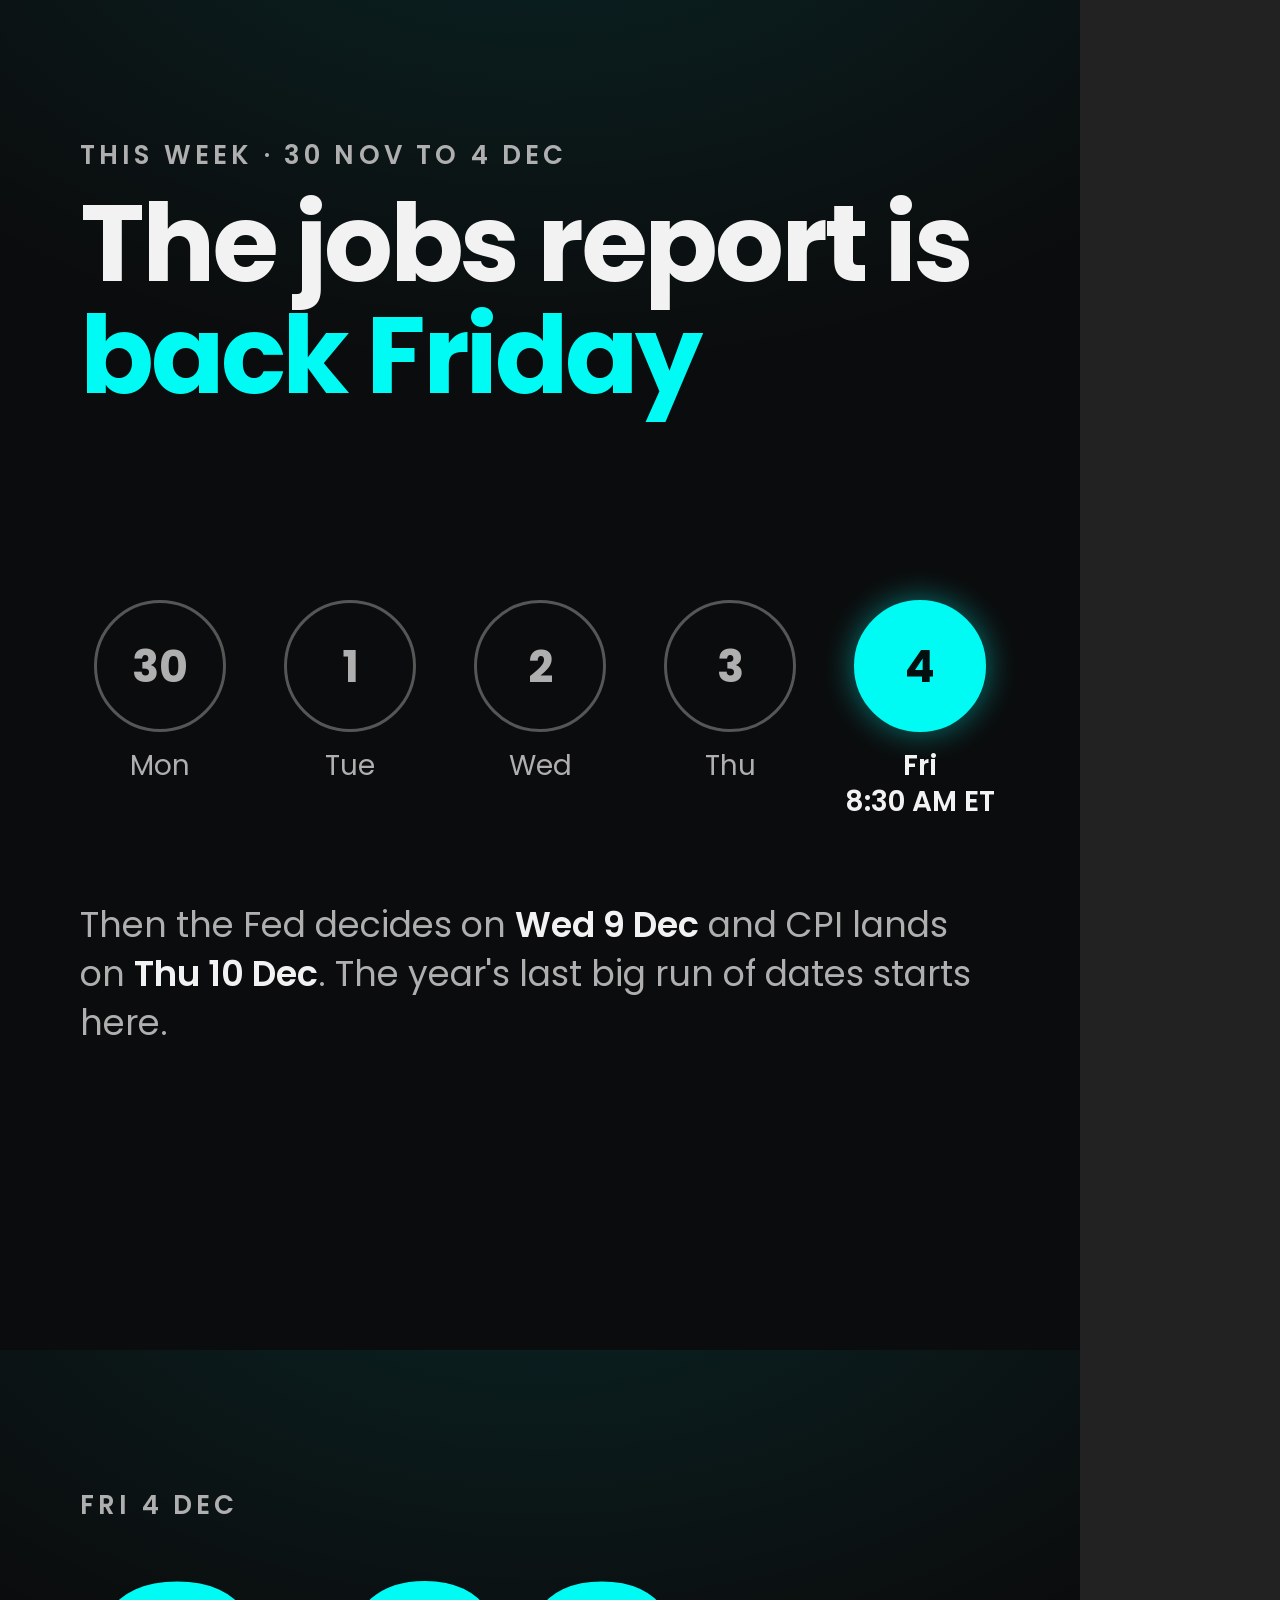
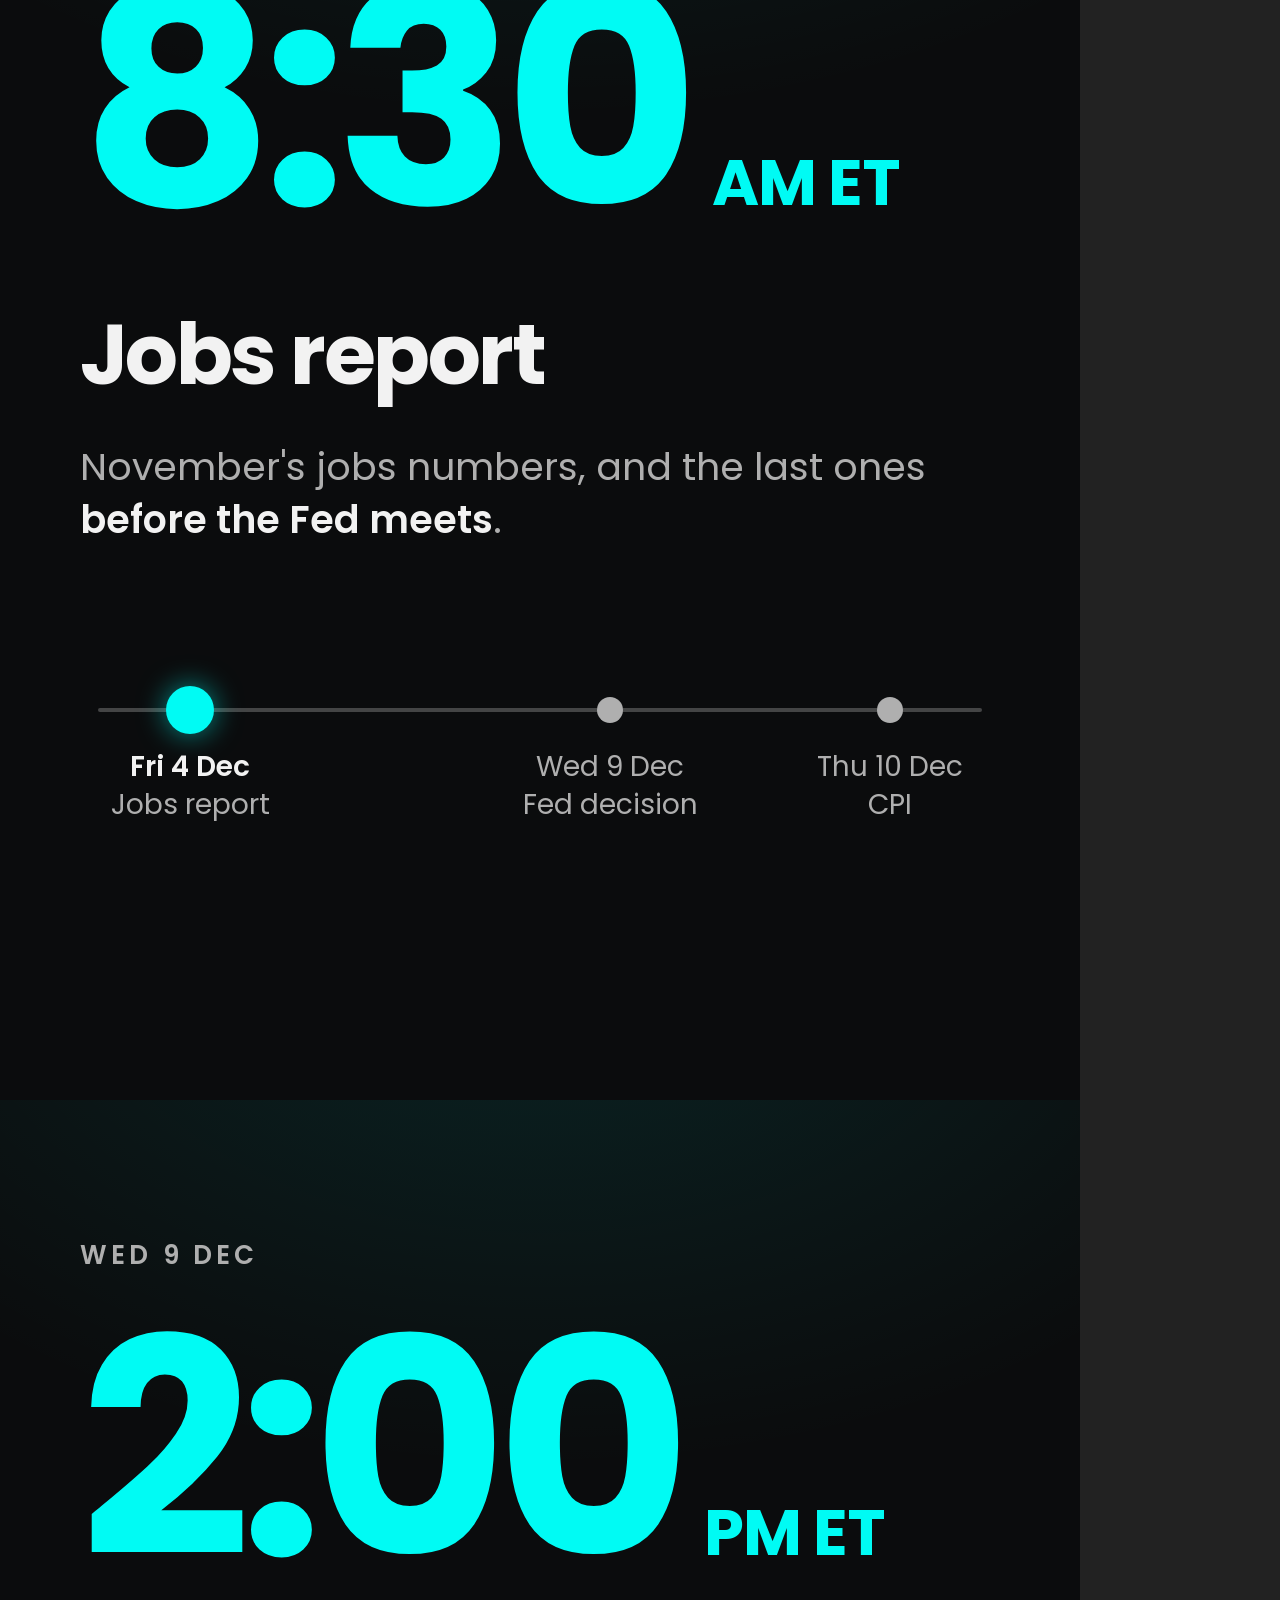
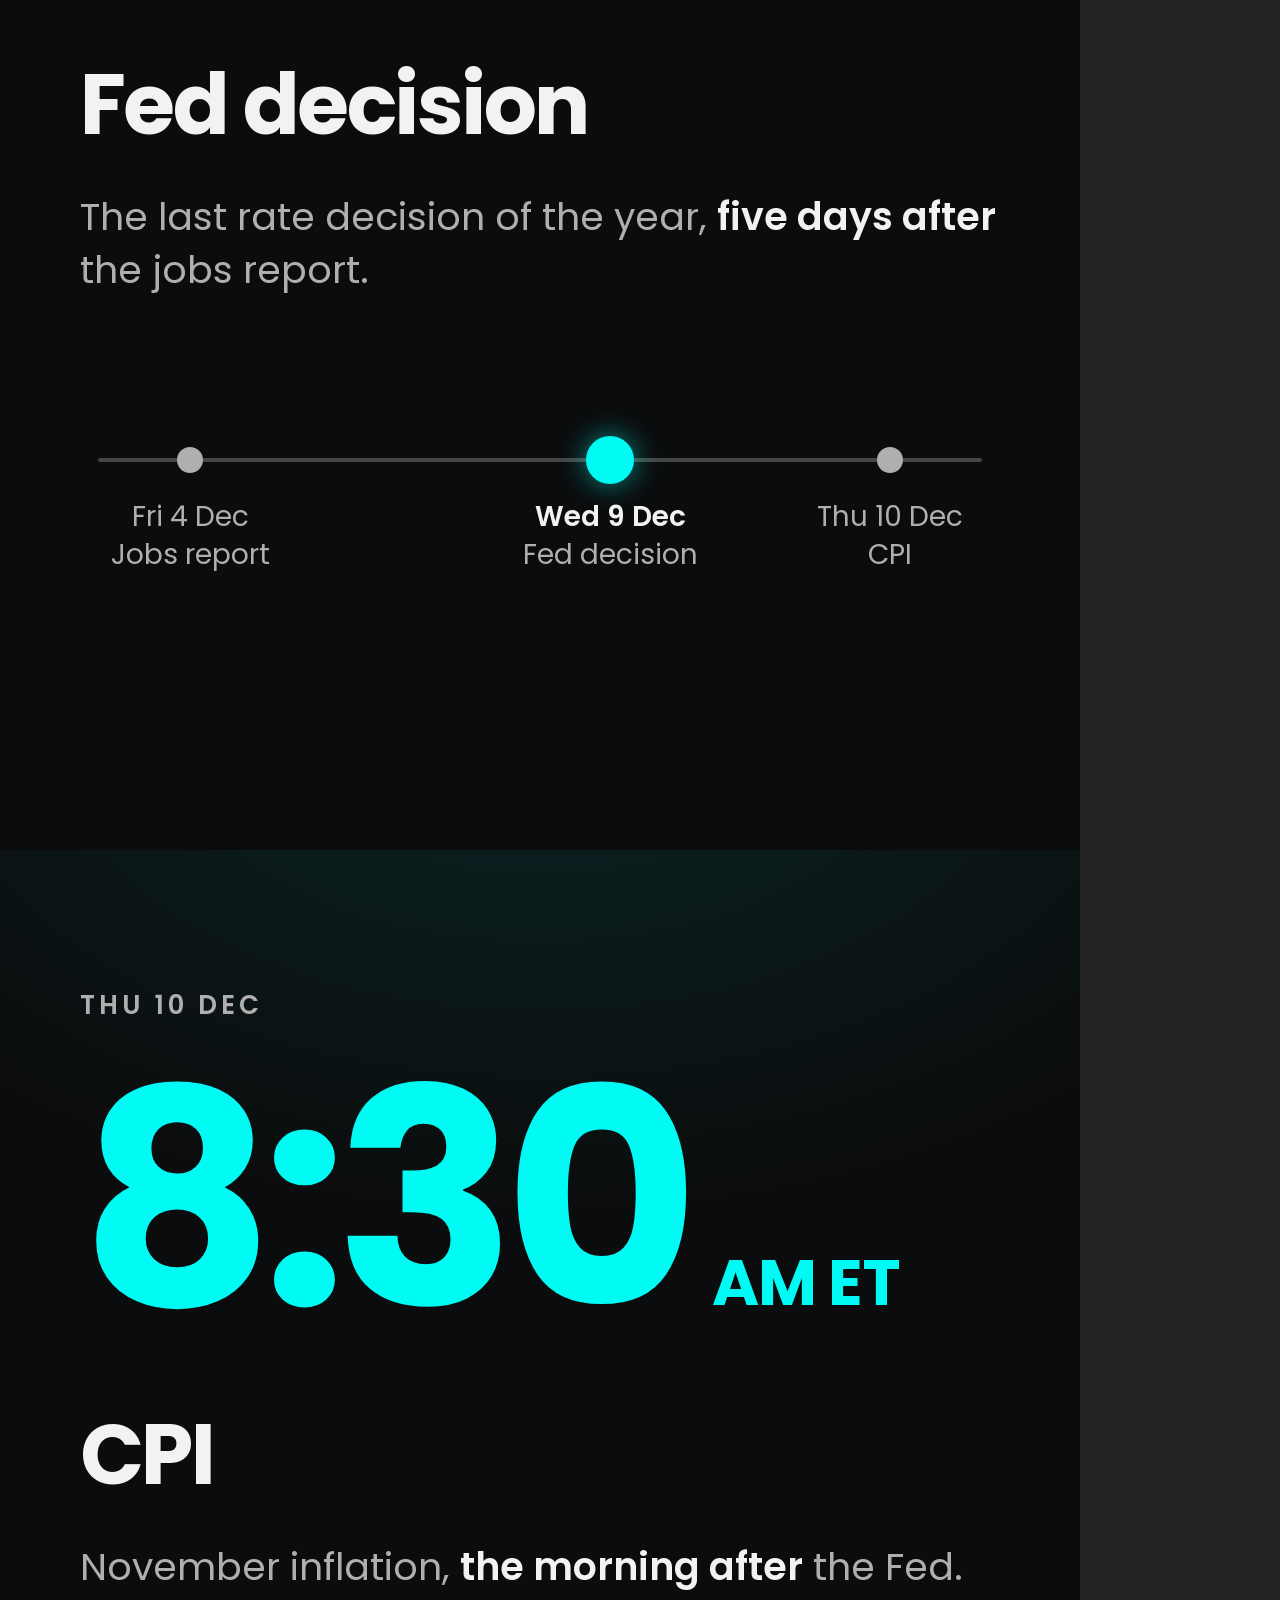
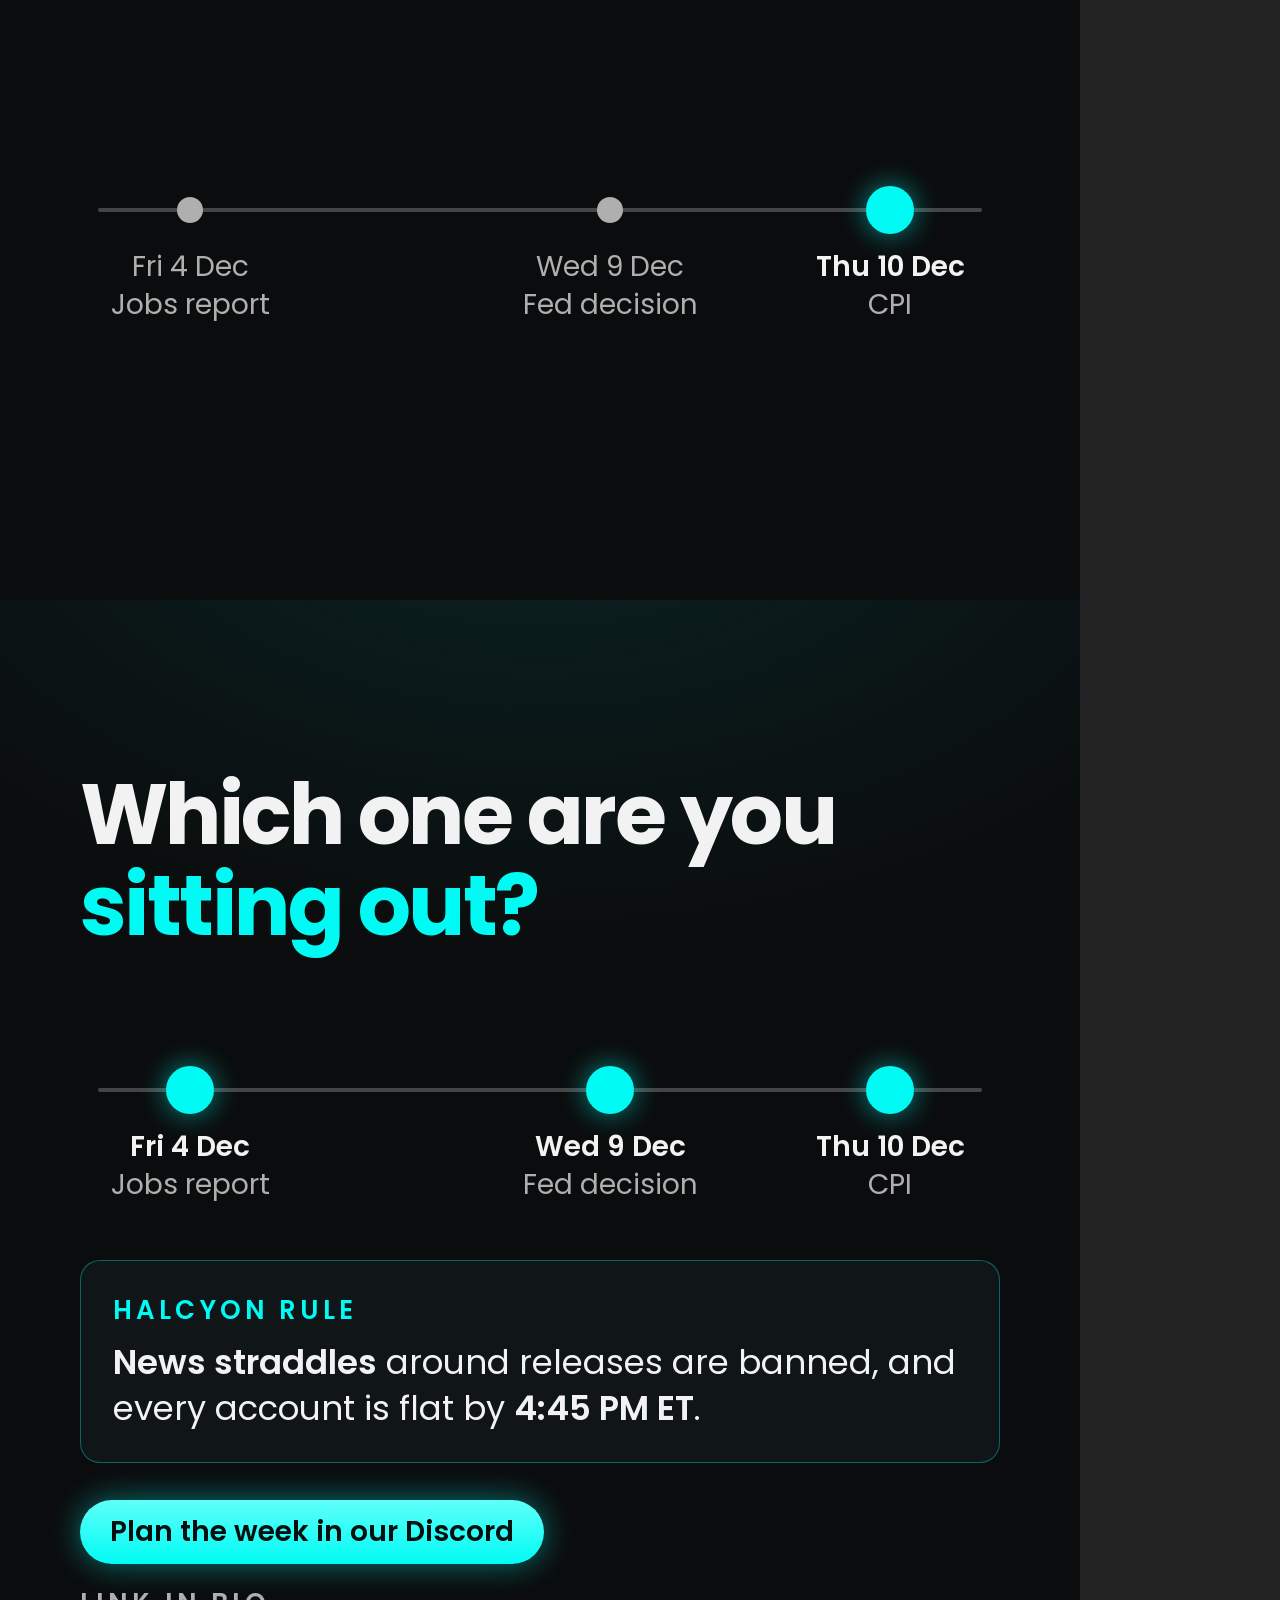
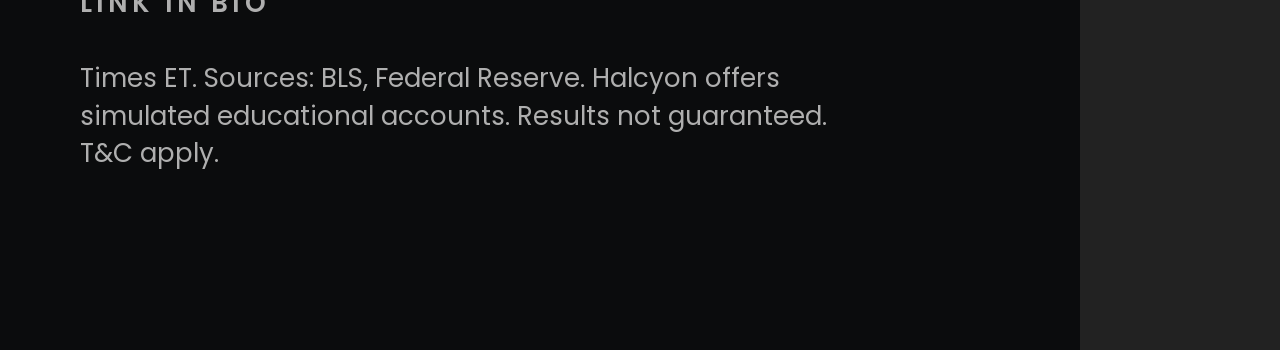
<file: source/kit/sets/wkD.html>
<!doctype html>
<html lang="en"><head><meta charset="utf-8"><link rel="stylesheet" href="../kit.css">
<title>wkD · This week: the jobs report is back Friday (kit v2)</title>
<style>
.wk{position:absolute;left:80px;right:80px;display:flex;justify-content:space-between}
.wk .d{width:160px;text-align:center}
.wk .o{width:132px;height:132px;border-radius:66px;border:3px solid rgba(175,175,175,.45);margin:0 auto;display:flex;align-items:center;justify-content:center;font-size:44px;font-weight:700;color:var(--grey)}
.wk .on .o{border-color:var(--cyan);background:var(--cyan);color:var(--cyan-ink);box-shadow:var(--glow-md)}
.wk .l{font-size:28px;color:var(--grey);margin-top:16px;line-height:1.3}
.wk .on .l{color:var(--ink);font-weight:600}
.hn{position:absolute;left:80px;top:200px;display:flex;align-items:baseline;gap:24px}
.hn .n{font-size:300px;font-weight:700;letter-spacing:-.04em;line-height:1;color:var(--cyan)}
.hn .u{font-size:64px;font-weight:700;letter-spacing:-.02em;color:var(--cyan)}
.ht{position:absolute;left:80px;right:80px;top:560px;font-size:84px;font-weight:700;letter-spacing:-.03em;line-height:1.06}
.hb{position:absolute;left:80px;right:80px;top:690px;font-size:38px;line-height:1.4;color:var(--grey)}
.hb b{color:var(--ink);font-weight:600}
.strip{position:absolute;left:80px;top:900px}
</style></head><body>
<script>
function strip(id,on){ // three dates on one line
  const pts=[[110,'Fri 4 Dec','Jobs report'],[530,'Wed 9 Dec','Fed decision'],[810,'Thu 10 Dec','CPI']];
  let g='<line x1="20" y1="60" x2="900" y2="60" stroke="rgba(175,175,175,.35)" stroke-width="4" stroke-linecap="round"/>';
  pts.forEach((p,i)=>{const a=i===on||on===-1;
    g+=`<circle cx="${p[0]}" cy="60" r="${a?24:13}" fill="${a?'#00FBF4':'#AFAFAF'}" ${a?'style="filter:drop-shadow(0 0 14px rgba(0,251,244,.55))"':''}/>`;
    g+=`<text x="${p[0]}" y="126" text-anchor="middle" font-family="Poppins" font-size="28" font-weight="${a?600:400}" fill="${a?'#F2F2F2':'#AFAFAF'}">${p[1]}</text><text x="${p[0]}" y="164" text-anchor="middle" font-family="Poppins" font-size="28" fill="#AFAFAF">${p[2]}</text>`;});
  document.getElementById(id).innerHTML=`<svg width="920" height="190" viewBox="0 0 920 190" fill="none">${g}</svg>`;
}
</script>

<!-- 1 · Cover -->
<section class="slide" data-pg="1/5">
  <div class="kick">This week · 30 Nov to 4 Dec</div>
  <div class="h-cover">The jobs report is <span class="c">back Friday</span></div>
  <div class="wk" style="top:600px">
    <div class="d"><div class="o">30</div><div class="l">Mon</div></div>
    <div class="d"><div class="o">1</div><div class="l">Tue</div></div>
    <div class="d"><div class="o">2</div><div class="l">Wed</div></div>
    <div class="d"><div class="o">3</div><div class="l">Thu</div></div>
    <div class="d on"><div class="o">4</div><div class="l">Fri<br>8:30 AM ET</div></div>
  </div>
  <div class="body" style="position:absolute;left:80px;right:80px;top:900px">Then the Fed decides on <b>Wed 9 Dec</b> and CPI lands on <b>Thu 10 Dec</b>. The year's last big run of dates starts here.</div>
</section>

<!-- 2 · Jobs -->
<section class="slide" data-pg="2/5">
  <div class="kick">Fri 4 Dec</div>
  <div class="hn"><span class="n">8:30</span><span class="u">AM ET</span></div>
  <div class="ht">Jobs report</div>
  <div class="hb">November's jobs numbers, and the last ones <b>before the Fed meets</b>.</div>
  <div class="strip" id="s2"></div>
</section>

<!-- 3 · Fed -->
<section class="slide" data-pg="3/5">
  <div class="kick">Wed 9 Dec</div>
  <div class="hn"><span class="n">2:00</span><span class="u">PM ET</span></div>
  <div class="ht">Fed decision</div>
  <div class="hb">The last rate decision of the year, <b>five days after</b> the jobs report.</div>
  <div class="strip" id="s3"></div>
</section>

<!-- 4 · CPI -->
<section class="slide" data-pg="4/5">
  <div class="kick">Thu 10 Dec</div>
  <div class="hn"><span class="n">8:30</span><span class="u">AM ET</span></div>
  <div class="ht">CPI</div>
  <div class="hb">November inflation, <b>the morning after</b> the Fed.</div>
  <div class="strip" id="s4"></div>
</section>

<!-- 5 · End -->
<section class="slide" data-pg="end 5/5">
  <div style="position:absolute;left:80px;right:80px;top:170px;font-size:84px;font-weight:700;letter-spacing:-.03em;line-height:1.08">Which one are you <span class="c">sitting out?</span></div>
  <div class="strip" id="s5" style="top:430px"></div>
  <div class="rule" style="top:660px"><div class="label">Halcyon rule</div><p><b>News straddles</b> around releases are banned, and every account is flat by <b>4:45 PM ET</b>.</p></div>
  <div style="position:absolute;left:80px;top:900px"><span class="pill fill">Plan the week in our Discord</span><div class="label" style="margin-top:20px">Link in bio</div></div>
  <div class="disc" style="top:1060px">Times ET. Sources: BLS, Federal Reserve. Halcyon offers simulated educational accounts. Results not guaranteed. T&amp;C apply.</div>
</section>
<script>strip('s2',0);strip('s3',1);strip('s4',2);strip('s5',-1);</script>
</body></html>
</file>
<file: source/kit/kit.css>
/* Halcyon kit v2: reads the Halcyon Design System v2 tokens (claude.ai/artifact/DecqvQTqwhzGq8qp65G7V6).
   Feed 1080x1350, story/cover 1080x1920. Poppins only, one accent. */
@import url("https://fonts.googleapis.com/css2?family=Poppins:wght@300;400;500;600;700&display=swap");
:root{
  --ground:#0B0C0D;--surface-1:#101518;--surface-2:#171D21;--line:rgba(175,175,175,.22);
  --ink:#F2F2F2;--grey:#AFAFAF;--grey-dim:#7E8787;
  --cyan:#00FBF4;--cyan-80:#5FFFF9;--cyan-ink:#04100F;--cyan-t8:rgba(0,251,244,.08);--cyan-t16:rgba(0,251,244,.16);
  --cyan-line:rgba(0,251,244,.35);--cyan-glow:rgba(0,251,244,.45);
  --glow-sm:0 0 16px rgba(0,251,244,.35);--glow-md:0 0 32px rgba(0,251,244,.45);--glow-lg:0 0 90px rgba(0,251,244,.16);
}
*{box-sizing:border-box;margin:0;padding:0}
body{background:#222;font-family:"Poppins",system-ui,sans-serif;color:var(--ink)}
.slide{width:1080px;height:1350px;position:relative;overflow:hidden;
  background:radial-gradient(1200px 760px at 50% -12%,rgba(0,251,244,.10),transparent 70%),var(--ground)}
.slide.tall{height:1920px}
.slide.tall .foot{bottom:484px}
/* zones */
.kick{position:absolute;left:80px;top:136px;font-size:26px;font-weight:600;letter-spacing:.16em;text-transform:uppercase;color:var(--grey)}
.h-cover{position:absolute;left:80px;right:80px;top:188px;font-size:108px;font-weight:700;letter-spacing:-.03em;line-height:1.04}
.h-slide{position:absolute;left:80px;right:80px;top:188px;font-size:76px;font-weight:700;letter-spacing:-.03em;line-height:1.08}
.hero{position:absolute;left:80px;right:80px;top:440px;height:650px}
.note{position:absolute;left:80px;right:80px;top:1100px;font-size:24px;line-height:1.4;color:var(--grey)}
.body{font-size:35px;line-height:1.4;color:var(--grey)}
.body b{color:var(--ink);font-weight:600}
.c{color:var(--cyan)} .g{color:var(--grey)} .ink{color:var(--ink)}
.num{font-weight:700;letter-spacing:-.04em;line-height:1}
.label{font-size:26px;font-weight:600;letter-spacing:.16em;text-transform:uppercase;color:var(--grey)}
/* footer */
.foot{position:absolute;left:80px;right:80px;bottom:56px;height:48px;display:flex;align-items:center;justify-content:space-between}
.lock{display:flex;align-items:center;gap:14px}.lock .m{height:48px}.lock .w{height:31px}
.pg{font-size:24px;color:var(--grey);display:flex;gap:18px;align-items:center}
/* pills */
.pill{height:64px;padding:0 30px;border-radius:999px;display:inline-flex;align-items:center;justify-content:center;font-size:28px;font-weight:600;white-space:nowrap}
.pill.fill{background:linear-gradient(var(--cyan-80),var(--cyan));color:var(--cyan-ink);box-shadow:var(--glow-md)}
.pill.out{border:2px solid var(--cyan-line);background:linear-gradient(var(--cyan-t8),var(--cyan-t8)),var(--surface-1);color:var(--cyan)}
.pill.quiet{background:var(--surface-2);color:var(--grey)}
/* rule strip */
.rule{position:absolute;left:80px;right:80px;border:1.5px solid var(--cyan-line);background:var(--surface-1);border-radius:20px;padding:30px 32px}
.rule .label{color:var(--cyan)} .rule p{font-size:34px;margin-top:10px;line-height:1.35}
.rule p b{font-weight:600}
.disc{position:absolute;left:80px;max-width:760px;font-size:26px;line-height:1.45;color:var(--grey)}
.example{font-size:28px;font-weight:600;letter-spacing:.16em;color:var(--grey)}
</file>
